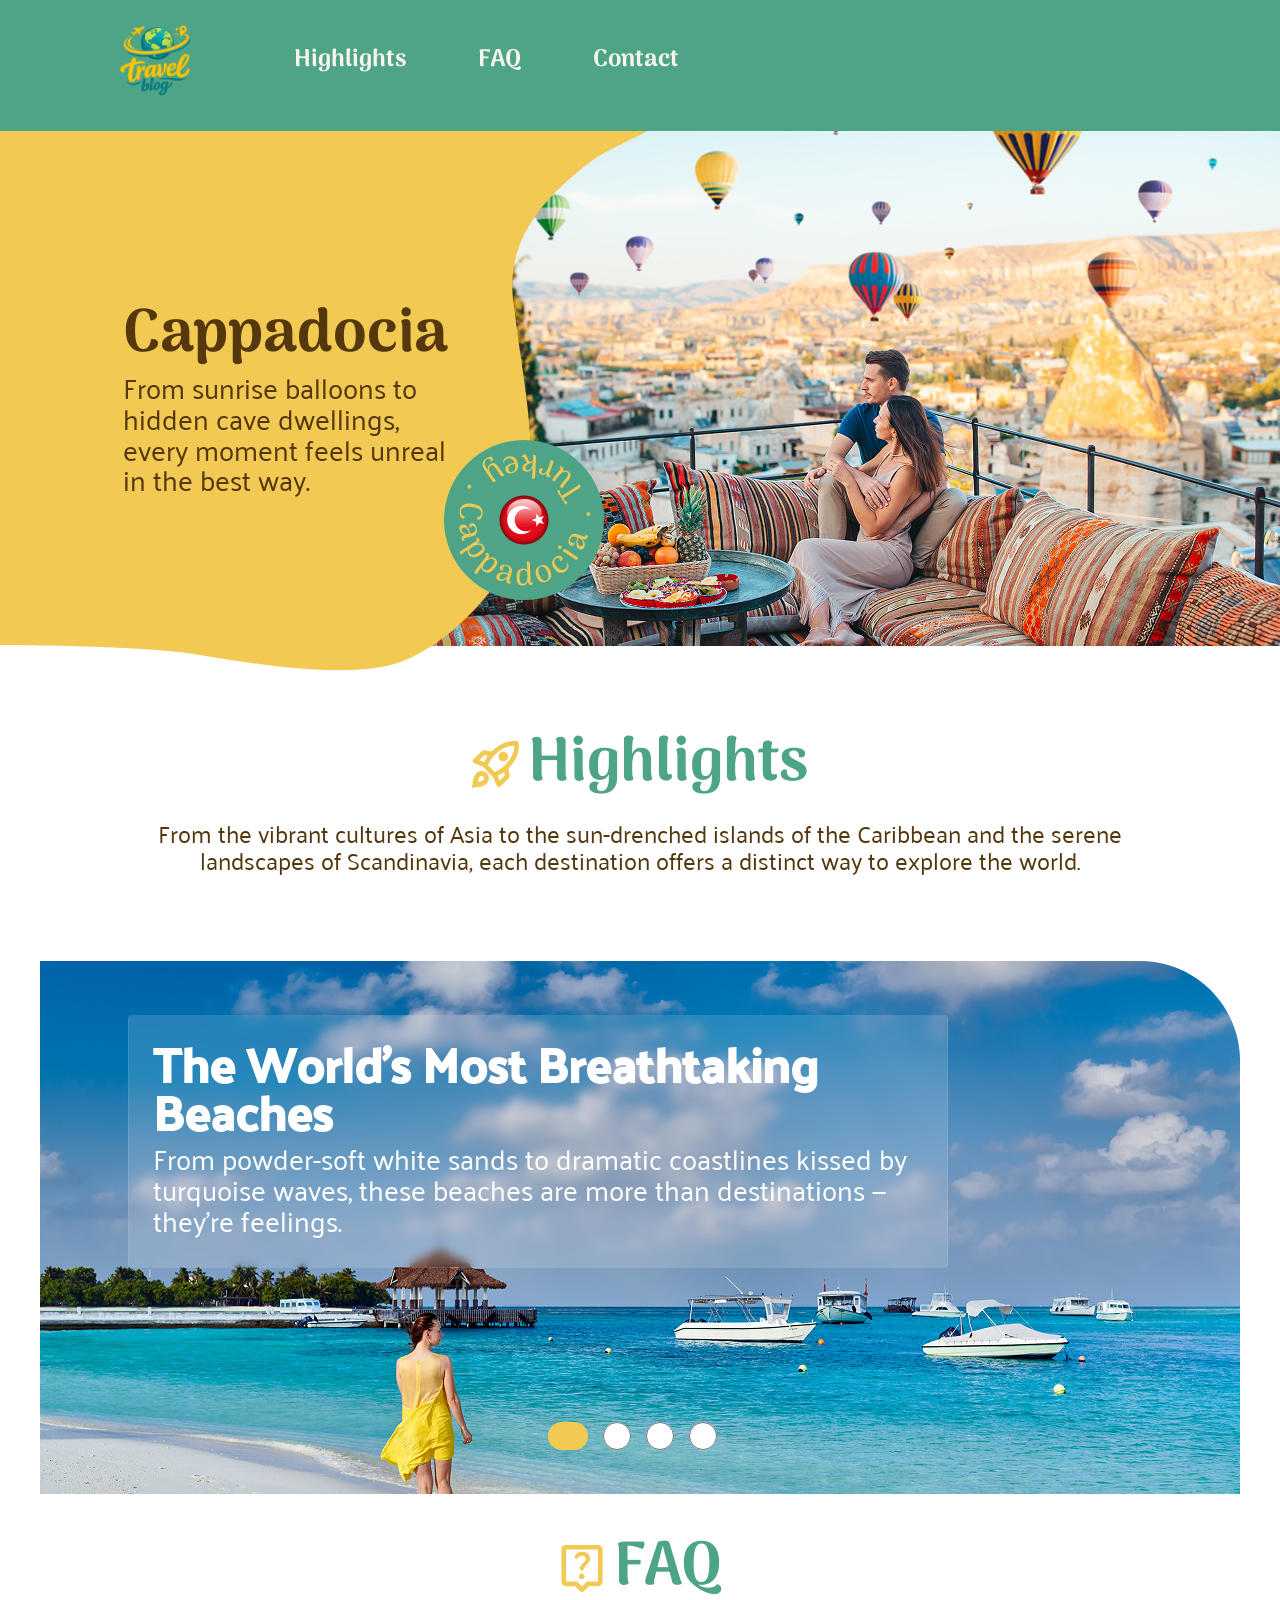
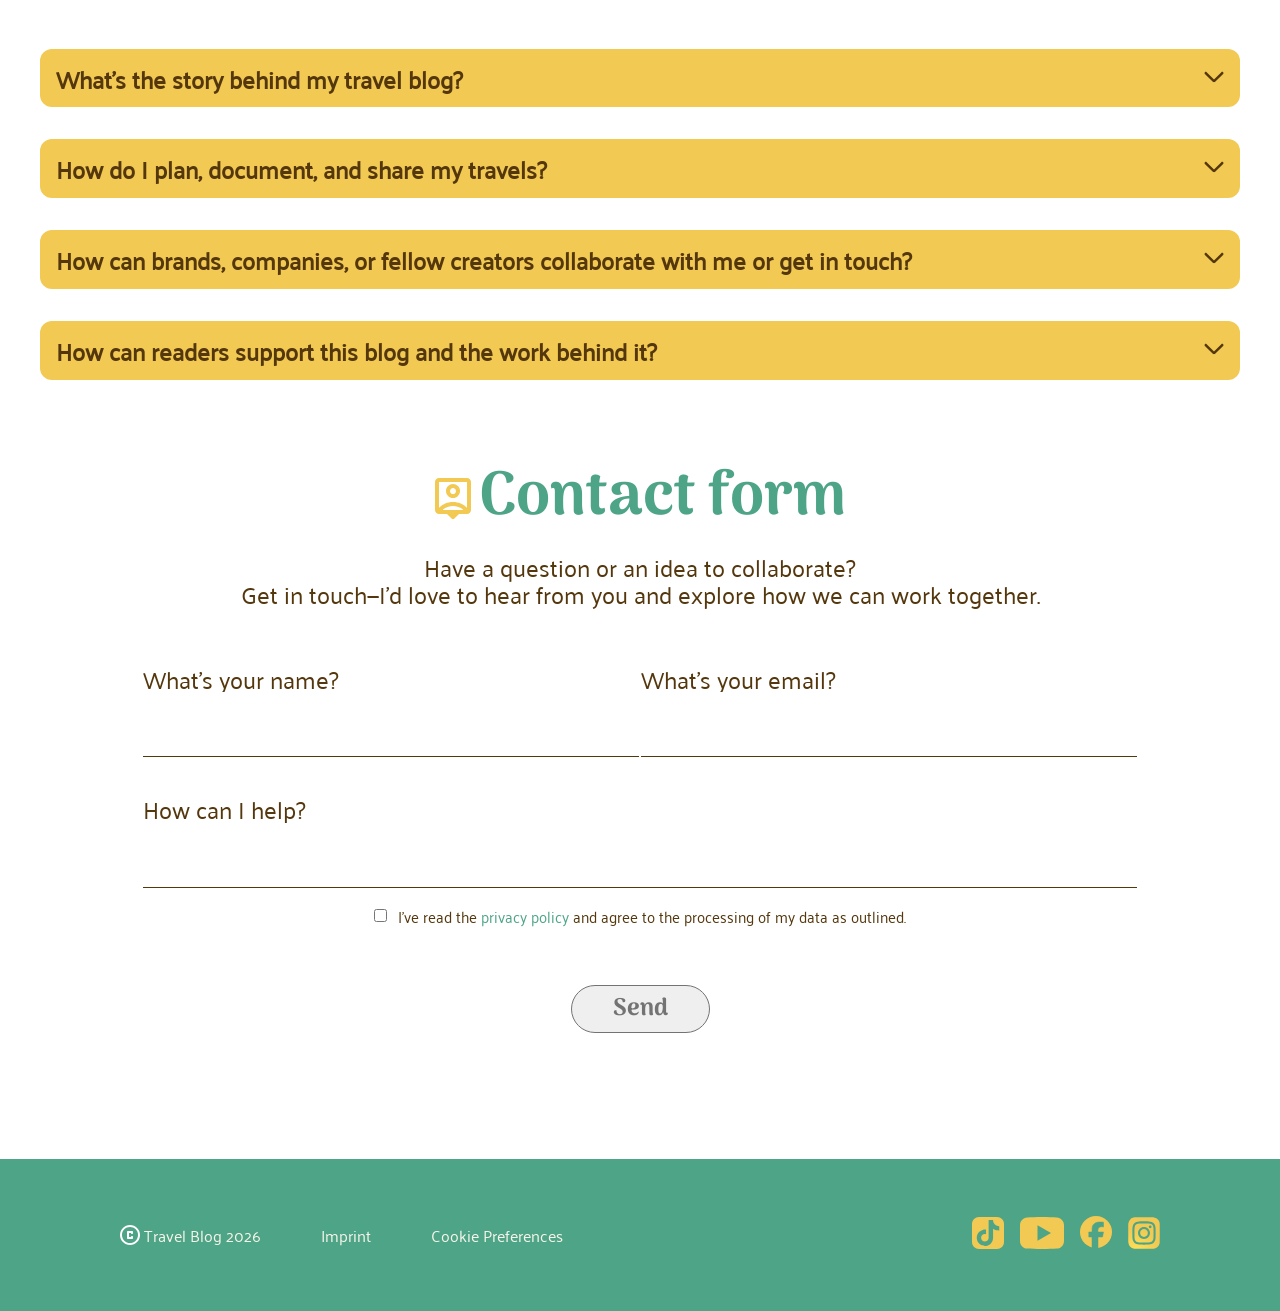
<file: index.html>
<!DOCTYPE html>
<html lang="en">

<head>
    <meta charset="UTF-8">
    <meta name="viewport" content="width=device-width, initial-scale=1.0">
    <title>My Blog</title>
    <link rel="stylesheet" href="style.css">
    <link rel="icon" href="./images/icons/logo 03 1.svg" />

</head>

<body>

    <header>
        <div class="page-header-wrapper">
            <div class="page-header">
                <div class="header-logo">
                    <a href="index.html"><img class="article03-media-logo" src="./images/icons/logo 03 1.svg"
                            alt="image Logo" /></a>
                </div>
                <div class="header-nav">
                    <a class="hover" href="#highlight">Highlights</a>
                    <a class="hover" href="#faq">FAQ</a>
                    <a class="hover" href="#contact">Contact</a>
                </div>
            </div>
        </div>
    </header>


    <main id="home-main">
        <div class="home-landing-section-wrapper">
            <div class="home-landing-section">
                <div class="home-landing-section-left">
                    <div class="home-landing-section-left-insideIMG">
                        <img src="./images/Vector 16 (1).png" alt="yellow-background">
                        <div class="home-landing-section-left-text">
                            <h1>Cappadocia</h1>
                            <p>From sunrise balloons to hidden cave dwellings, every moment feels
                                unreal in the best way.</p>
                        </div>

                        <div class="home-cappadocia-turkey-animation">
                            <svg class="home-green-background" width="160" height="160" viewBox="0 0 160 160"
                                fill="none" xmlns="http://www.w3.org/2000/svg">
                                <circle cx="80" cy="80" r="80" fill="#4EA487" />
                            </svg>
                            <div class="home-cappadocia-and-turkeyFlag">
                                <svg class="home-cappadocia-text-circle" width="133" height="132" viewBox="0 0 133 132"
                                    fill="none" xmlns="http://www.w3.org/2000/svg">
                                    <path
                                        d="M4.91773 64.6513C4.34566 64.5841 3.82901 64.3194 3.36777 63.8571C2.90653 63.3948 2.53687 62.793 2.25877 62.0515C1.97819 61.3312 1.78296 60.5242 1.67309 59.6307C1.56321 58.7371 1.563 57.8242 1.67247 56.8919C1.98594 54.2222 3.21622 52.2509 5.36332 50.978C7.51042 49.705 10.4273 49.285 14.114 49.7178C17.8006 50.1507 20.5397 51.2456 22.331 53.0025C24.1198 54.7806 24.8538 57.0362 24.5329 59.7694C24.4334 60.617 24.2528 61.4227 23.9913 62.1868C23.7297 62.9508 23.4158 63.6121 23.0495 64.1705C22.6807 64.7501 22.2752 65.1858 21.8328 65.4775C21.3879 65.7904 20.9218 65.9183 20.4345 65.8611C20.0108 65.8113 19.6424 65.564 19.3295 65.1191C19.0378 64.6768 18.9566 64.0873 19.0861 63.3507C20.3349 63.3255 21.3088 62.9888 22.0078 62.3405C22.7255 61.716 23.1528 60.821 23.2897 59.6557C23.5036 57.8335 22.8072 56.3556 21.2005 55.2218C19.6149 54.0905 17.1271 53.3258 13.7371 52.9278C10.347 52.5297 7.74041 52.6855 5.91722 53.395C4.11274 54.1283 3.10476 55.3954 2.89329 57.1963C2.80373 57.9591 2.88054 58.677 3.12372 59.3499C3.36442 60.044 3.77646 60.6509 4.35985 61.1705C4.96194 61.7137 5.72975 62.1261 6.6633 62.4075C6.65841 62.8151 6.59244 63.194 6.4654 63.5442C6.33835 63.8945 6.14461 64.1724 5.88418 64.3781C5.64245 64.6075 5.3203 64.6986 4.91773 64.6513ZM3.65287 84.8681C3.43394 83.9334 3.58804 83.1414 4.11517 82.4921C4.64718 81.8635 5.64017 81.3789 7.09415 81.0384L9.58668 80.4545L9.48339 81.136C8.18005 81.0908 6.95998 80.8397 5.82318 80.383C4.70715 79.9213 3.75683 79.2784 2.9722 78.4543C2.20835 77.6253 1.69263 76.6397 1.42504 75.4972C1.14285 74.2925 1.241 73.2616 1.71948 72.4046C2.21874 71.5427 3.0188 70.9828 4.11967 70.7249C5.01283 70.5157 5.84527 70.5618 6.61698 70.863C7.39356 71.1851 8.10277 71.6872 8.74462 72.3695C9.38646 73.0518 9.9543 73.839 10.4481 74.7312C10.881 75.5501 11.2435 76.3964 11.5358 77.2701C11.8281 78.1438 12.049 78.9466 12.1985 79.6784L12.9774 79.496C14.7637 79.0776 16.0378 78.4833 16.7996 77.7133C17.5822 76.9384 17.8153 75.8759 17.4991 74.5258C17.3872 74.048 17.2026 73.5873 16.9453 73.1437C16.6928 72.7207 16.3432 72.3973 15.8963 72.1733C15.4751 71.9652 14.9426 71.9366 14.2986 72.0874C13.904 72.1799 13.5001 72.3731 13.0869 72.667C12.6994 72.9769 12.4681 73.3926 12.393 73.9142C12.0951 73.7648 11.8602 73.5569 11.6882 73.2905C11.537 73.0191 11.4249 72.7277 11.352 72.4161C11.1719 71.6476 11.3088 70.9691 11.7626 70.3808C12.242 69.8084 12.8348 69.4395 13.5411 69.274C14.7666 68.987 15.8302 69.3185 16.732 70.2685C17.6337 71.2186 18.3035 72.6283 18.7414 74.4977C19.2523 76.6787 19.0765 78.407 18.214 79.6826C17.3772 80.9742 15.806 81.89 13.5004 82.43L7.45596 83.8458C6.35509 84.1037 5.88979 84.5961 6.06008 85.3231C6.09414 85.4685 6.1746 85.6249 6.30147 85.7924C6.45398 85.9758 6.64869 86.1055 6.88559 86.1815C6.72784 86.3499 6.56036 86.4768 6.38315 86.5621C6.23158 86.6633 6.07271 86.7334 5.90654 86.7723C5.42881 86.8842 4.97268 86.761 4.53817 86.4026C4.10366 86.0443 3.80856 85.5328 3.65287 84.8681ZM3.67056 76.3845C3.8227 76.9405 4.13548 77.4807 4.60891 78.0052C5.10311 78.5249 5.6994 78.9658 6.39775 79.3281C7.09611 79.6904 7.85566 79.9397 8.6764 80.0762C9.49714 80.2126 10.3254 80.1939 11.1611 80.02C11.0699 79.5374 10.9379 79.0206 10.765 78.4695C10.6178 77.9343 10.4289 77.4088 10.1986 76.8931C9.9731 76.3982 9.71824 75.9649 9.43399 75.5932C8.92295 74.8146 8.33106 74.2521 7.65834 73.9057C6.98562 73.5594 6.25461 73.4786 5.4653 73.6635C4.86294 73.8046 4.35143 74.0997 3.93076 74.5488C3.53087 74.993 3.44414 75.6049 3.67056 76.3845ZM25.7489 92.0752C26.3642 93.0238 26.6634 93.9359 26.6465 94.8114C26.6474 95.6753 26.436 96.4863 26.0123 97.2443C25.5885 98.0023 25.0235 98.6993 24.3173 99.3354C23.6406 99.9778 22.9263 100.543 22.1746 101.03C19.7047 102.632 17.4588 103.365 15.4368 103.227C13.4264 103.107 11.8466 102.161 10.6973 100.389C10.1168 99.494 9.80239 98.6172 9.75403 97.7586C9.71727 96.9179 9.92503 96.1602 10.3773 95.4854L7.53155 97.3312C7.1557 97.575 6.71405 97.8742 6.20662 98.2288C5.7108 98.6013 5.22079 98.9827 4.73657 99.373C4.24607 99.7929 3.84192 100.169 3.52411 100.503C3.34707 100.465 3.11464 100.362 2.82682 100.192C2.53272 100.052 2.27538 99.8125 2.0548 99.4724C1.78779 99.0608 1.69249 98.6394 1.76893 98.2084C1.82746 97.7891 2.0536 97.4517 2.44736 97.1963L17.848 87.2449C18.3492 86.9199 18.6634 86.6398 18.7906 86.4047C18.9357 86.158 18.9154 85.8915 18.7296 85.6051C18.6716 85.5156 18.5782 85.4109 18.4496 85.2909C18.3209 85.1709 18.138 85.1243 17.901 85.1509C17.9924 84.939 18.1013 84.754 18.2275 84.5958C18.3538 84.4376 18.4795 84.3179 18.6048 84.2366C18.9986 83.9812 19.4252 83.9333 19.8848 84.093C20.3443 84.2526 20.7366 84.583 21.0617 85.0841C21.5957 85.9074 21.6477 86.7128 21.2177 87.5003C20.8171 88.2941 20.0441 89.0625 18.8987 89.8055L16.6435 91.2683L16.0725 90.7996C17.0728 90.3033 18.0359 89.9456 18.9618 89.7264C19.9171 89.5136 20.8026 89.4478 21.6182 89.5291C22.4632 89.6166 23.2353 89.866 23.9342 90.2772C24.6332 90.6884 25.2381 91.2877 25.7489 92.0752ZM23.8638 92.3444C23.4575 91.718 22.9039 91.2761 22.203 91.0187C21.5137 90.7793 20.7276 90.7043 19.8448 90.7938C18.9915 90.8895 18.0862 91.1208 17.1289 91.4874C16.2012 91.8604 15.2809 92.3429 14.3681 92.935C13.7237 93.3529 13.1442 93.7923 12.6296 94.2533C12.1328 94.7027 11.7393 95.1741 11.449 95.6675C11.1883 96.1672 11.0693 96.6894 11.092 97.234C11.1147 97.7787 11.3177 98.3464 11.7008 98.937C12.4902 100.154 13.6192 100.719 15.0878 100.631C16.5743 100.531 18.3735 99.7961 20.4855 98.4262C21.1298 98.0083 21.733 97.5662 22.2951 97.0999C22.8867 96.6399 23.3603 96.1547 23.7158 95.6444C24.1009 95.1403 24.3205 94.6164 24.3747 94.0727C24.4288 93.529 24.2586 92.9529 23.8638 92.3444ZM37.0927 104.389C37.9931 105.072 38.5837 105.829 38.8645 106.659C39.1582 107.471 39.2342 108.306 39.0924 109.162C38.9506 110.019 38.6553 110.866 38.2065 111.704C37.7875 112.538 37.307 113.312 36.7651 114.025C34.9843 116.369 33.1195 117.819 31.1704 118.375C29.2384 118.944 27.4315 118.589 25.7496 117.312C24.9002 116.666 24.3073 115.948 23.9707 115.157C23.6512 114.378 23.5899 113.595 23.7867 112.807L21.735 115.508C21.464 115.865 21.1499 116.296 20.7926 116.801C20.4524 117.32 20.1207 117.845 19.7974 118.376C19.4783 118.937 19.2257 119.429 19.0396 119.85C18.8603 119.874 18.6065 119.856 18.2783 119.794C17.9543 119.762 17.6308 119.624 17.3081 119.379C16.9173 119.082 16.6849 118.718 16.6107 118.286C16.5236 117.872 16.622 117.478 16.9059 117.104L28.0223 102.522C28.3836 102.046 28.5843 101.676 28.6243 101.412C28.6772 101.131 28.5677 100.887 28.2959 100.68C28.211 100.616 28.0877 100.549 27.926 100.48C27.7642 100.41 27.5764 100.429 27.3624 100.534C27.3766 100.304 27.4163 100.093 27.4815 99.901C27.5466 99.7094 27.6244 99.5541 27.7147 99.4352C27.9986 99.0615 28.3838 98.8718 28.8702 98.8663C29.3567 98.8607 29.8377 99.0386 30.3134 99.3999C31.0948 99.9935 31.4167 100.734 31.2791 101.62C31.1713 102.503 30.7045 103.488 29.8786 104.575L28.2527 106.715L27.5566 106.468C28.3295 105.662 29.1144 104.999 29.9112 104.479C30.7379 103.955 31.5486 103.593 32.3435 103.393C33.1682 103.189 33.979 103.162 34.776 103.312C35.573 103.462 36.3452 103.821 37.0927 104.389ZM35.4104 105.281C34.8158 104.829 34.1452 104.601 33.3985 104.596C32.6689 104.605 31.9039 104.801 31.1037 105.184C30.3334 105.563 29.56 106.088 28.7837 106.757C28.0372 107.422 27.3349 108.188 26.6768 109.055C26.2123 109.666 25.816 110.276 25.488 110.884C25.173 111.475 24.9625 112.052 24.8567 112.615C24.7807 113.173 24.8457 113.705 25.0517 114.21C25.2577 114.714 25.641 115.18 26.2016 115.605C27.3568 116.483 28.6104 116.631 29.9622 116.051C31.3269 115.453 32.7706 114.152 34.2933 112.148C34.7578 111.536 35.1755 110.916 35.5463 110.286C35.9469 109.653 36.228 109.036 36.3896 108.436C36.581 107.831 36.6101 107.264 36.4768 106.734C36.3435 106.204 35.988 105.719 35.4104 105.281ZM50.4115 129.524C49.4958 129.235 48.8932 128.699 48.6036 127.914C48.3344 127.136 48.4242 126.035 48.8729 124.61L49.6422 122.169L50.1757 122.605C49.4719 123.703 48.6336 124.624 47.6609 125.369C46.6945 126.094 45.6568 126.583 44.5477 126.837C43.4451 127.072 42.3342 127.012 41.2151 126.66C40.0349 126.288 39.1983 125.678 38.7053 124.829C38.2186 123.96 38.1452 122.986 38.485 121.908C38.7606 121.033 39.2249 120.34 39.8776 119.83C40.5508 119.326 41.3445 118.973 42.2587 118.769C43.1729 118.565 44.1397 118.478 45.159 118.508C46.0841 118.554 46.997 118.673 47.8976 118.868C48.7981 119.062 49.6013 119.282 50.307 119.526L50.5474 118.763C51.0988 117.013 51.2376 115.614 50.9639 114.566C50.6966 113.498 49.9017 112.755 48.5791 112.339C48.1111 112.191 47.6207 112.115 47.1078 112.11C46.6153 112.111 46.1588 112.247 45.7382 112.517C45.3443 112.773 45.048 113.217 44.8493 113.848C44.7275 114.234 44.6876 114.68 44.7297 115.186C44.7985 115.677 45.0381 116.088 45.4484 116.418C45.168 116.599 44.8693 116.695 44.5524 116.707C44.2419 116.698 43.934 116.646 43.6288 116.55C42.876 116.313 42.3623 115.849 42.0877 115.158C41.84 114.454 41.825 113.756 42.043 113.064C42.4213 111.864 43.249 111.118 44.5261 110.827C45.8033 110.536 47.3575 110.679 49.1887 111.256C51.3252 111.929 52.722 112.962 53.3792 114.354C54.0632 115.733 54.0494 117.552 53.3378 119.81L51.4722 125.731C51.1324 126.81 51.3186 127.461 52.0308 127.685C52.1732 127.73 52.3488 127.741 52.5576 127.717C52.7931 127.68 53.004 127.578 53.1902 127.413C53.2545 127.635 53.2782 127.844 53.2612 128.04C53.271 128.222 53.2502 128.394 53.1989 128.557C53.0515 129.025 52.7128 129.354 52.1829 129.545C51.6531 129.736 51.0626 129.729 50.4115 129.524ZM43.1237 125.181C43.6795 125.334 44.3037 125.34 44.9963 125.201C45.6954 125.041 46.3788 124.753 47.0467 124.337C47.7145 123.921 48.3165 123.395 48.8525 122.759C49.3885 122.122 49.7949 121.4 50.0716 120.593C49.6101 120.425 49.0982 120.275 48.536 120.142C48.0005 119.996 47.4523 119.891 46.8912 119.826C46.3505 119.767 45.8478 119.765 45.3831 119.82C44.4527 119.862 43.667 120.085 43.0259 120.487C42.3848 120.888 41.9425 121.476 41.6988 122.249C41.5129 122.839 41.5058 123.43 41.6775 124.021C41.8556 124.591 42.3377 124.978 43.1237 125.181ZM64.3927 131.573C63.2842 131.616 62.3589 131.427 61.6169 131.008C60.8953 130.566 60.3173 129.969 59.8827 129.217C59.4481 128.465 59.1279 127.634 58.9221 126.724C58.7154 125.793 58.5944 124.869 58.5591 123.952C58.4466 121.032 58.9344 118.728 60.0223 117.043C61.1316 115.356 62.7734 114.471 64.9478 114.387C66.035 114.345 66.9492 114.524 67.6904 114.922C68.4529 115.32 68.9982 115.896 69.3262 116.652L69.1833 112.943C69.1522 112.133 69.089 111.324 68.9938 110.517C68.8979 109.688 68.7408 108.936 68.5227 108.261C68.6457 108.128 68.8429 107.982 69.1142 107.822C69.4061 107.64 69.7546 107.541 70.1596 107.525C70.6499 107.507 71.0603 107.63 71.3907 107.894C71.7211 108.159 71.8962 108.547 71.9159 109.059L72.5834 127.223C72.6055 127.798 72.7072 128.221 72.8884 128.492C73.0901 128.74 73.3509 128.858 73.6706 128.846C73.7772 128.842 73.915 128.815 74.0839 128.766C74.2733 128.695 74.4069 128.562 74.4848 128.366C74.6406 128.531 74.7435 128.709 74.7935 128.899C74.8648 129.088 74.9034 129.258 74.9091 129.407C74.928 129.897 74.7407 130.299 74.3471 130.613C73.9528 130.906 73.4465 131.064 72.8283 131.088C71.869 131.125 71.1401 130.769 70.6415 130.02C70.1635 129.248 69.8978 128.169 69.8444 126.784L69.7447 124.194L70.4396 123.943C70.3543 125.056 70.1584 126.067 69.8518 126.976C69.5665 127.883 69.1702 128.678 68.6627 129.359C68.1765 130.04 67.578 130.575 66.8671 130.966C66.1555 131.334 65.3307 131.537 64.3927 131.573ZM65.1256 129.816C65.8717 129.787 66.5239 129.538 67.0823 129.068C67.6611 128.576 68.1272 127.928 68.4805 127.125C68.8552 126.32 69.1188 125.403 69.2712 124.372C69.445 123.341 69.5101 122.26 69.4666 121.13C69.442 120.491 69.3645 119.864 69.2341 119.25C69.1029 118.614 68.8995 118.046 68.624 117.544C68.3485 117.042 67.9598 116.652 67.458 116.372C66.9562 116.092 66.3216 115.967 65.5542 115.997C64.1899 116.049 63.1703 116.74 62.4956 118.068C61.8414 119.374 61.5619 121.264 61.6571 123.737C61.6883 124.547 61.7503 125.324 61.8429 126.067C61.9569 126.81 62.1427 127.475 62.4002 128.063C62.6568 128.63 63.0049 129.075 63.4444 129.4C63.883 129.703 64.4434 129.842 65.1256 129.816ZM88.6736 127.641C86.4968 128.517 84.5161 128.51 82.7313 127.619C80.9584 126.7 79.5699 124.994 78.5658 122.5C77.5538 119.987 77.3685 117.785 78.0098 115.894C78.671 113.995 80.0899 112.607 82.2667 111.73C84.4435 110.854 86.4184 110.875 88.1913 111.794C89.9642 112.713 91.3567 114.429 92.3688 116.942C93.3728 119.436 93.5542 121.628 92.9128 123.519C92.2635 125.39 90.8504 126.764 88.6736 127.641ZM88.2194 126.513C89.5255 125.987 90.2799 125.005 90.4825 123.566C90.705 122.12 90.374 120.298 89.4894 118.102C88.5969 115.885 87.5693 114.333 86.4065 113.444C85.2556 112.528 84.027 112.333 82.721 112.858C81.3951 113.392 80.6249 114.392 80.4104 115.859C80.2077 117.297 80.5527 119.125 81.4452 121.341C82.3297 123.538 83.3435 125.084 84.4864 125.981C85.6492 126.869 86.8935 127.047 88.2194 126.513ZM108.031 116.72C106.239 118.268 104.36 118.931 102.395 118.711C100.446 118.478 98.5649 117.311 96.7527 115.212C95.0101 113.193 94.1456 111.164 94.1592 109.123C94.1751 107.052 95.1196 105.208 96.9928 103.59C98.3654 102.405 99.6579 101.797 100.87 101.765C102.083 101.733 103.072 102.161 103.839 103.049C104.341 103.63 104.584 104.238 104.567 104.872C104.551 105.506 104.285 106.046 103.768 106.493C103.542 106.688 103.273 106.849 102.961 106.978C102.665 107.092 102.376 107.116 102.093 107.05C102.24 106.698 102.26 106.329 102.152 105.943C102.044 105.557 101.823 105.17 101.488 104.782C101.084 104.314 100.652 104.025 100.191 103.916C99.732 103.776 99.2855 103.781 98.851 103.931C98.4165 104.081 97.9893 104.337 97.5694 104.699C96.6005 105.536 96.1915 106.678 96.3424 108.126C96.4955 109.544 97.3179 111.117 98.8095 112.844C99.9247 114.136 100.993 115.031 102.016 115.53C103.04 115.998 104.004 116.152 104.909 115.992C105.815 115.801 106.64 115.385 107.382 114.744C107.964 114.242 108.405 113.692 108.706 113.094C109.023 112.482 109.191 111.844 109.209 111.18C109.228 110.516 109.072 109.861 108.741 109.217C108.958 109.142 109.183 109.174 109.415 109.312C109.646 109.45 109.887 109.778 110.136 110.295C110.601 111.388 110.641 112.495 110.256 113.616C109.871 114.738 109.13 115.772 108.031 116.72ZM103.425 94.312C103.135 94.7342 102.732 95.001 102.216 95.1125C101.711 95.2064 101.248 95.1085 100.826 94.8188C100.386 94.5171 100.119 94.1141 100.025 93.6099C99.9437 93.0881 100.048 92.6161 100.337 92.1939C100.627 91.7717 101.024 91.5137 101.528 91.4198C102.032 91.3259 102.504 91.4298 102.944 91.7316C103.366 92.0212 103.624 92.4182 103.718 92.9224C103.812 93.4266 103.714 93.8898 103.425 94.312ZM116.925 101.672C117.435 102.022 117.963 102.346 118.509 102.643C119.056 102.941 119.588 103.164 120.107 103.313C120.14 103.49 120.134 103.745 120.088 104.076C120.072 104.401 119.949 104.731 119.72 105.065C119.454 105.452 119.117 105.699 118.707 105.806C118.292 105.883 117.882 105.783 117.477 105.505L108.144 99.1413C107.617 98.7792 107.08 98.4496 106.533 98.1523C105.999 97.8375 105.466 97.6144 104.936 97.4831C104.915 97.2876 104.921 97.0332 104.955 96.72C104.988 96.4069 105.12 96.0832 105.349 95.7489C105.615 95.3619 105.946 95.1237 106.344 95.0343C106.736 94.9153 107.143 95.0006 107.565 95.2903L116.925 101.672ZM129.491 83.5414C129.181 84.4499 128.63 85.0395 127.839 85.3102C127.055 85.5607 125.956 85.4447 124.543 84.9619L122.12 84.1344L122.569 83.6115C123.65 84.3414 124.551 85.2015 125.272 86.1918C125.973 87.1752 126.438 88.2244 126.666 89.3392C126.873 90.4471 126.788 91.5563 126.408 92.6666C126.008 93.8375 125.378 94.6593 124.518 95.1319C123.637 95.5976 122.662 95.6478 121.592 95.2823C120.724 94.9857 120.043 94.5051 119.549 93.8403C119.061 93.1553 118.726 92.3533 118.544 91.4345C118.362 90.5156 118.299 89.547 118.353 88.5287C118.421 87.605 118.563 86.6953 118.778 85.7996C118.994 84.9039 119.233 84.1063 119.494 83.4066L118.737 83.148C117.001 82.5549 115.606 82.3827 114.552 82.6312C113.477 82.8729 112.716 83.6498 112.268 84.962C112.109 85.4264 112.021 85.9148 112.004 86.4274C111.993 86.9198 112.118 87.3795 112.378 87.8065C112.625 88.2063 113.061 88.5131 113.687 88.7269C114.07 88.8579 114.515 88.9085 115.021 88.8785C115.514 88.8214 115.931 88.5918 116.271 88.1895C116.445 88.4741 116.533 88.775 116.538 89.0921C116.522 89.4023 116.462 89.7088 116.359 90.0117C116.104 90.7586 115.628 91.2611 114.931 91.519C114.221 91.7499 113.523 91.7481 112.836 91.5136C111.645 91.1067 110.92 90.2614 110.659 88.9777C110.399 87.694 110.579 86.1436 111.2 84.3267C111.924 82.207 112.99 80.8352 114.398 80.2115C115.792 79.5607 117.61 79.618 119.851 80.3835L125.725 82.3902C126.795 82.7557 127.451 82.5851 127.692 81.8786C127.741 81.7373 127.755 81.562 127.737 81.3527C127.705 81.1163 127.609 80.9031 127.448 80.713C127.671 80.6539 127.88 80.6353 128.076 80.6569C128.258 80.6515 128.43 80.6764 128.591 80.7316C129.056 80.8902 129.377 81.2367 129.555 81.7709C129.733 82.3052 129.712 82.8954 129.491 83.5414ZM124.976 90.7232C125.142 90.1712 125.163 89.5473 125.04 88.8515C124.897 88.1488 124.625 87.4587 124.226 86.7811C123.826 86.1035 123.314 85.4892 122.691 84.9381C122.068 84.387 121.356 83.9635 120.555 83.6674C120.376 84.1249 120.214 84.633 120.068 85.1919C119.909 85.7237 119.79 86.2692 119.712 86.8286C119.64 87.3678 119.627 87.8703 119.67 88.3361C119.69 89.2673 119.894 90.0581 120.28 90.7086C120.667 91.3591 121.243 91.8154 122.011 92.0775C122.596 92.2774 123.186 92.2987 123.781 92.1412C124.356 91.9768 124.754 91.5041 124.976 90.7232ZM132.189 59.8054C132.258 60.3343 132.135 60.802 131.823 61.2083C131.51 61.6146 131.099 61.8508 130.591 61.9167C130.063 61.9854 129.595 61.8633 129.189 61.5503C128.782 61.2374 128.545 60.8165 128.476 60.2876C128.41 59.7798 128.534 59.3228 128.847 58.9164C129.16 58.5101 129.58 58.2726 130.109 58.2039C130.617 58.138 131.074 58.2615 131.481 58.5744C131.887 58.8874 132.123 59.2977 132.189 59.8054ZM122.247 31.5126C122.511 31.9262 122.612 32.3424 122.551 32.7614C122.471 33.1918 122.225 33.5391 121.811 33.8033L104.623 44.8207L103.217 42.2633L118.032 32.7618C118.554 32.4287 119.058 32.0687 119.545 31.6817C120.032 31.2948 120.445 30.8915 120.784 30.4721C120.961 30.5111 121.193 30.6162 121.48 30.7875C121.773 30.9293 122.028 31.1711 122.247 31.5126ZM109.379 48.5799C109.422 48.8056 109.375 49.0503 109.24 49.3139C109.075 49.5711 108.875 49.8128 108.64 50.039C108.393 50.2472 108.157 50.3728 107.931 50.4157C107.688 50.4701 107.508 50.4074 107.394 50.2277L99.2799 37.5259C99.165 37.3462 99.1893 37.1661 99.3526 36.9859C99.4864 36.7991 99.7054 36.6466 100.01 36.5282C100.302 36.3919 100.606 36.3121 100.92 36.2886C101.204 36.2587 101.44 36.3106 101.627 36.4445C101.832 37.1231 102.078 37.8647 102.364 38.6692C102.621 39.4673 102.916 40.266 103.25 41.0656C103.583 41.8651 103.968 42.6064 104.405 43.2896C104.829 43.9548 105.329 44.5978 105.903 45.2186C106.476 45.8393 107.071 46.4339 107.687 47.0022C108.274 47.564 108.838 48.0899 109.379 48.5799ZM95.0099 27.1027C94.6456 26.8068 94.4335 26.442 94.3734 26.0084C94.3134 25.5748 94.4582 25.1428 94.808 24.7123L102.027 15.7757C102.404 15.3121 102.623 14.9406 102.685 14.6612C102.717 14.3849 102.617 14.1526 102.385 13.9642C102.286 13.8835 102.157 13.8059 101.997 13.7314C101.824 13.6735 101.636 13.6854 101.432 13.7672C101.465 13.3543 101.596 13.0071 101.825 12.7256C102.121 12.3613 102.504 12.1776 102.974 12.1745C103.427 12.1579 103.902 12.3514 104.399 12.755C105.061 13.293 105.399 13.9253 105.414 14.6517C105.398 15.3813 105.027 16.1931 104.301 17.0872L103.03 18.6519L102.254 18.846C103.16 17.9333 104.108 17.274 105.097 16.8683C106.073 16.4792 107.045 16.3482 108.014 16.4754C108.952 16.6058 109.844 17.014 110.688 17.7C112.013 18.7761 112.682 19.9656 112.696 21.2685C112.679 22.5744 111.904 24.1712 110.371 26.0588L106.416 30.9268C106.066 31.3573 105.714 31.8411 105.36 32.3782C104.993 32.9318 104.714 33.4611 104.524 33.9661C104.267 33.9775 103.999 33.9522 103.72 33.8901C103.41 33.8312 103.107 33.6806 102.809 33.4385C102.428 33.1291 102.209 32.7726 102.152 32.369C102.078 31.952 102.203 31.5448 102.526 31.1474L107.893 24.5408C108.714 23.5308 109.312 22.6424 109.687 21.8755C110.05 21.1253 110.186 20.4666 110.097 19.8995C109.978 19.3356 109.629 18.8182 109.049 18.3474C108.652 18.0245 108.175 17.816 107.62 17.7219C107.064 17.6278 106.44 17.6847 105.749 17.8928C105.045 18.1173 104.298 18.5282 103.511 19.1253C102.707 19.709 101.875 20.5307 101.014 21.5904C100.233 22.5508 99.596 23.3523 99.1014 23.9949C98.5902 24.6241 98.1815 25.1441 97.8752 25.555C97.5555 25.9824 97.3211 26.3555 97.1721 26.6742C96.9931 26.996 96.8374 27.323 96.705 27.6552C96.5249 27.6739 96.2802 27.6537 95.9707 27.5947C95.6613 27.5358 95.341 27.3718 95.0099 27.1027ZM94.3567 6.45509C94.7555 6.6066 95.0615 6.88256 95.2745 7.28298C95.4799 7.70333 95.488 8.16279 95.2986 8.66137L91.2419 19.3408C91.0298 19.8992 90.9518 20.3146 91.0081 20.587C91.0369 20.8718 91.2008 21.071 91.4999 21.1846C91.5997 21.2225 91.7407 21.2418 91.9229 21.2426C92.0976 21.2633 92.2689 21.2029 92.4368 21.0613C92.5549 21.4713 92.5496 21.8458 92.4208 22.1848C92.2466 22.6435 91.9469 22.9518 91.5217 23.1098C91.0766 23.2603 90.545 23.218 89.9267 22.9832C89.129 22.6802 88.6306 22.16 88.4315 21.4225C88.2049 20.6975 88.3212 19.7604 88.7805 18.6112L89.4396 16.8762L89.7759 17.0724C88.9126 18.6842 87.9491 19.7788 86.8855 20.356C85.7943 20.9456 84.6704 21.0207 83.5137 20.5814C82.4766 20.1874 81.7351 19.5863 81.2891 18.7779C80.8355 17.9894 80.8019 17.0866 81.1883 16.0696C81.4459 15.3915 81.8474 14.9051 82.393 14.6102C82.9386 14.3154 83.4645 14.2528 83.9706 14.4222C84.5366 14.6144 84.8962 14.8993 85.0494 15.277C84.6538 15.5375 84.373 15.796 84.2071 16.0524C84.0337 16.3289 83.8825 16.6366 83.7537 16.9756C83.5189 17.5938 83.4881 18.0956 83.6612 18.4808C83.8268 18.886 84.1788 19.1909 84.7172 19.3955C85.2358 19.5924 85.8153 19.5387 86.4558 19.2343C87.0887 18.9499 87.7417 18.3422 88.4149 17.4112C89.0804 16.5001 89.7351 15.1971 90.3791 13.5019C90.8109 12.3652 91.1707 11.4179 91.4586 10.66C91.7189 9.91456 91.9338 9.28875 92.1033 8.7826C92.2652 8.2964 92.3806 7.87241 92.4495 7.51066C92.5109 7.16884 92.5386 6.82564 92.5326 6.48104C92.6977 6.40683 92.9463 6.35296 93.2786 6.31942C93.5909 6.2783 93.9502 6.32352 94.3567 6.45509ZM76.5545 1.01082C77.1937 1.04336 77.6223 1.22539 77.8404 1.5569C78.0361 1.90864 78.1215 2.32953 78.0966 2.81956L77.057 23.2411C77.0523 23.7535 76.883 24.1401 76.5494 24.4008C76.2157 24.6615 75.8038 24.7794 75.3138 24.7544C74.8877 24.7328 74.5405 24.6296 74.2722 24.4451C74.0028 24.2819 73.8074 24.1331 73.6861 23.9987C73.8421 23.4513 73.9534 22.9443 74.0199 22.4777C74.0863 22.0112 74.1517 21.5659 74.216 21.142C74.2579 20.7382 74.2903 20.3127 74.3131 19.8652C74.3347 19.4391 74.3794 18.9821 74.4469 18.4943L74.7831 12.5196L74.9619 12.7851C74.6093 13.8352 74.1259 14.7291 73.5116 15.4668C72.8749 16.2248 72.1191 16.8058 71.2441 17.2098C70.3691 17.6138 69.3883 17.7882 68.3017 17.7329C66.9594 17.6645 65.9754 17.2727 65.3496 16.5573C64.7239 15.8419 64.4381 14.9515 64.4923 13.8862C64.5368 13.0127 64.8006 12.2358 65.2838 11.5555C65.7447 10.8954 66.329 10.327 67.0368 9.85037C67.7233 9.37266 68.4593 8.97222 69.2447 8.64907C68.9732 8.52844 68.748 8.33541 68.5693 8.06998C68.3682 7.82477 68.1692 7.53695 67.9724 7.20652L66.4315 4.11619C66.2178 3.69945 66.0412 3.3914 65.9018 3.19206C65.7401 3.01294 65.5101 2.91578 65.2118 2.9006C65.1052 2.89518 64.9657 2.90943 64.7931 2.94337C64.6194 2.99861 64.4541 3.097 64.2974 3.23855C64.1559 3.08182 64.0575 2.9166 64.0022 2.7429C63.947 2.5692 63.9237 2.39713 63.9324 2.22668C63.9595 1.69404 64.2273 1.25909 64.7358 0.92184C65.2218 0.604809 65.7632 0.461478 66.3597 0.491846C66.935 0.52113 67.4483 0.718149 67.8997 1.0829C68.351 1.44765 68.6984 1.96732 68.9417 2.6419L71.2603 8.07881C71.9327 7.87806 72.5934 7.69809 73.2423 7.53887C73.8689 7.39988 74.4517 7.28002 74.9909 7.1793C75.0375 6.26316 75.0766 5.49615 75.108 4.87828C75.1384 4.28172 75.1527 3.79115 75.1509 3.40656C75.1267 3.04219 75.0897 2.7199 75.0399 2.43967C74.9677 2.17966 74.8865 1.88715 74.7962 1.56214C74.9743 1.42168 75.205 1.29458 75.4885 1.18084C75.7518 1.04472 76.1071 0.988045 76.5545 1.01082ZM74.9291 8.39373C74.0638 8.60602 73.1964 8.86091 72.3268 9.15842C71.4348 9.47615 70.636 9.85203 69.9304 10.286C69.2034 10.719 68.6224 11.2234 68.1872 11.7994C67.7296 12.3956 67.4808 13.0878 67.4407 13.8761C67.4005 14.6644 67.5747 15.2287 67.9633 15.5689C68.3294 15.9293 68.8108 16.1247 69.4073 16.155C70.4087 16.206 71.3214 15.9 72.1456 15.2371C72.9473 14.5943 73.5921 13.6766 74.08 12.4839C74.5669 11.3124 74.8499 9.94905 74.9291 8.39373ZM49.9733 2.52034C52.2112 1.88871 54.1945 2.08263 55.923 3.1021C57.6311 4.12736 58.8618 5.97452 59.6151 8.64359C60.3394 11.21 60.2737 13.412 59.418 15.2495C58.5681 17.1075 56.9318 18.3785 54.5091 19.0622C53.4004 19.3751 52.3657 19.4788 51.4048 19.3731C50.4498 19.288 49.6303 18.9762 48.9463 18.4378C48.2476 17.9256 47.7592 17.1768 47.481 16.1913C47.0464 14.6515 47.3423 13.3044 48.3687 12.1503C49.3804 11.0224 50.9539 10.1571 53.0891 9.55446C53.9309 9.31688 54.7711 9.11299 55.6098 8.94279C56.4337 8.79892 57.3028 8.69769 58.2173 8.63909L58.4512 9.70357C57.9148 9.76631 57.3196 9.85671 56.6658 9.97475C56.0119 10.0928 55.3433 10.2372 54.66 10.4079C53.9825 10.5991 53.3502 10.8329 52.7633 11.1094C52.1821 11.4065 51.6828 11.758 51.2654 12.164C50.8538 12.5905 50.5869 13.098 50.4649 13.6866C50.3223 14.2811 50.3611 14.9683 50.5813 15.7485C50.8015 16.5287 51.1133 17.0836 51.5166 17.4131C51.92 17.7426 52.3707 17.9257 52.8687 17.9625C53.352 18.0256 53.8298 17.9905 54.302 17.8572C55.616 17.4863 56.5082 16.6027 56.9786 15.2065C57.4343 13.8365 57.3492 12.0429 56.7234 9.82549C56.254 8.16245 55.6647 6.89903 54.9554 6.03522C54.2519 5.19194 53.4594 4.66193 52.5781 4.44518C51.682 4.25475 50.7515 4.29572 49.7865 4.56807C48.6778 4.88099 47.7766 5.37918 47.0828 6.06266C46.3949 6.76667 46.0128 7.57276 45.9366 8.48093C45.7081 8.45675 45.5209 8.34333 45.3751 8.14066C45.2292 7.938 45.1865 7.55105 45.2469 6.97982C45.3705 5.92529 45.8555 5.01257 46.7019 4.24167C47.5483 3.47078 48.6388 2.897 49.9733 2.52034ZM28.0828 4.45059C28.8554 3.91747 29.6534 3.49637 30.4769 3.1873C31.3004 2.87823 32.0858 2.77688 32.8332 2.88326C33.5508 2.98419 34.1519 3.38583 34.6366 4.08817C34.988 4.59737 35.1268 5.1366 35.0531 5.70587C34.9672 6.25758 34.6522 6.72124 34.1078 7.09685C33.5987 7.44823 33.1269 7.55342 32.6927 7.41244C32.8295 7.08478 32.8657 6.7617 32.8014 6.44318C32.7196 6.13678 32.612 5.887 32.4788 5.69386C32.1637 5.23734 31.7951 4.94736 31.373 4.82394C30.9388 4.68296 30.4888 4.66946 30.0232 4.78343C29.5575 4.89741 29.1228 5.09374 28.7189 5.37242C27.3142 6.34173 26.6687 7.60364 26.7824 9.15814C26.8664 10.7072 27.6111 12.5001 29.0166 14.5369C29.2226 14.8354 29.4501 15.1839 29.6991 15.5823C29.9427 16.0103 30.1862 16.4384 30.4298 16.8665C30.6734 17.2946 30.8927 17.6875 31.0878 18.0454L31.1516 18.7012C30.2245 16.9822 29.8465 15.3639 30.0175 13.8463C30.183 12.3583 31.0032 11.1054 32.4781 10.0877C33.795 9.17892 35.0745 8.89213 36.3167 9.22729C37.5534 9.59211 38.8684 10.7841 40.2618 12.8034L43.7332 17.8339C44.0603 18.308 44.432 18.7902 44.8482 19.2806C45.2643 19.771 45.688 20.1785 46.1193 20.503C46.0582 20.7525 45.9587 21.0026 45.8207 21.2534C45.6772 21.5338 45.4475 21.783 45.1314 22.0011C44.7276 22.2798 44.324 22.3898 43.9206 22.3312C43.4997 22.2847 43.1439 22.0507 42.8531 21.6293L38.1095 14.7552C37.0433 13.21 36.0889 12.1838 35.2464 11.6766C34.3863 11.1814 33.5261 11.2307 32.6657 11.8244C32.1917 12.1516 31.8227 12.5747 31.5588 13.0937C31.2773 13.6249 31.1394 14.2514 31.1451 14.9733C31.1453 15.7248 31.3214 16.5623 31.6735 17.4857C32.0256 18.4091 32.5833 19.4239 33.3467 20.5301C34.0373 21.5309 34.6156 22.3501 35.0814 22.9877C35.5297 23.6373 35.902 24.158 36.1983 24.5498C36.5066 24.959 36.7928 25.2799 37.0569 25.5124C37.3156 25.7745 37.5857 26.0158 37.8674 26.2361C37.8347 26.4142 37.7467 26.6434 37.6033 26.9239C37.4598 27.2043 37.2125 27.4657 36.8613 27.708C36.475 27.9745 36.0654 28.0758 35.6324 28.0117C35.1994 27.9476 34.8254 27.6873 34.5103 27.2308L26.8688 16.2134C25.5966 14.3698 24.8718 12.7186 24.6946 11.2598C24.4877 9.79554 24.7008 8.50801 25.334 7.3972C25.955 6.26883 26.8713 5.28663 28.0828 4.45059ZM9.72411 31.6833C10.0006 31.2273 10.3879 30.9382 10.886 30.816C11.3842 30.6939 11.8522 30.7656 12.29 31.031C12.7461 31.3075 13.0352 31.6948 13.1573 32.1929C13.2794 32.691 13.2022 33.1681 12.9258 33.6242C12.6603 34.0621 12.2786 34.342 11.7804 34.4642C11.2823 34.5863 10.8052 34.5091 10.3491 34.2326C9.91127 33.9672 9.63129 33.5854 9.50917 33.0873C9.38704 32.5891 9.45869 32.1212 9.72411 31.6833Z"
                                        fill="#F1C953" />
                                </svg>
                                <img class="home-turkey-flag" src="./images/icons/Flag_orb_Turkey 1.png"
                                    alt="Flag_Turkey">
                            </div>
                        </div>
                    </div>
                </div>


                <div class="home-landing-section-right">
                    <!-- <img class="vacation-picture-turkey-home" src="./images/img_page_02/header photo (4).png" alt="animation of Cappadocia img">

 -->
                </div>
            </div>


        </div>












        <div class="home-complete-main-section">

            <div class=" home-main-section">
                <div class="home-main-section-highlights-heading-wrapper">
                    <div class="home-main-section-highlights-heading">
                        <svg width="40" height="40" viewBox="0 0 40 40" fill="none" xmlns="http://www.w3.org/2000/svg">
                            <path
                                d="M10.1 17.6115C10.5667 16.6782 11.05 15.7782 11.55 14.9115C12.05 14.0449 12.6 13.1782 13.2 12.3115L10.4 11.7615L6.2 15.9615L10.1 17.6115ZM34.2 3.86154C31.8667 3.92821 29.375 4.61154 26.725 5.91154C24.075 7.21154 21.6667 8.94487 19.5 11.1115C18.1 12.5115 16.85 14.0115 15.75 15.6115C14.65 17.2115 13.8333 18.7115 13.3 20.1115L19 25.7615C20.4 25.2282 21.9 24.4115 23.5 23.3115C25.1 22.2115 26.6 20.9615 28 19.5615C30.1667 17.3949 31.9 14.9949 33.2 12.3615C34.5 9.72821 35.1833 7.24487 35.25 4.91154C35.25 4.77821 35.225 4.64487 35.175 4.51154C35.125 4.37821 35.05 4.26154 34.95 4.16154C34.85 4.06154 34.7333 3.98654 34.6 3.93654C34.4667 3.88654 34.3333 3.86154 34.2 3.86154ZM23.2 15.8615C22.4333 15.0949 22.05 14.1532 22.05 13.0365C22.05 11.9199 22.4333 10.9782 23.2 10.2115C23.9667 9.44487 24.9167 9.06154 26.05 9.06154C27.1833 9.06154 28.1333 9.44487 28.9 10.2115C29.6667 10.9782 30.05 11.9199 30.05 13.0365C30.05 14.1532 29.6667 15.0949 28.9 15.8615C28.1333 16.6282 27.1833 17.0115 26.05 17.0115C24.9167 17.0115 23.9667 16.6282 23.2 15.8615ZM21.5 28.9615L23.15 32.9115L27.35 28.7115L26.8 25.9115C25.9333 26.5115 25.0667 27.0532 24.2 27.5365C23.3333 28.0199 22.4333 28.4949 21.5 28.9615ZM39.05 2.26154C39.3167 5.92821 38.7167 9.50321 37.25 12.9865C35.7833 16.4699 33.4667 19.7949 30.3 22.9615L31.3 27.9115C31.4333 28.5782 31.4 29.2282 31.2 29.8615C31 30.4949 30.6667 31.0449 30.2 31.5115L23.9 37.8115C23.4 38.3115 22.8 38.5032 22.1 38.3865C21.4 38.2699 20.9167 37.8782 20.65 37.2115L17.6 30.0615L9.05 21.5115L1.9 18.4615C1.23333 18.1949 0.833333 17.7115 0.7 17.0115C0.566667 16.3115 0.75 15.7115 1.25 15.2115L7.55 8.91154C8.01667 8.44487 8.575 8.11154 9.225 7.91154C9.875 7.71154 10.5333 7.67821 11.2 7.81154L16.15 8.81154C19.3167 5.64487 22.6417 3.32821 26.125 1.86154C29.6083 0.394872 33.1833 -0.205128 36.85 0.0615385C37.1167 0.0948718 37.3833 0.169872 37.65 0.286538C37.9167 0.403205 38.15 0.561538 38.35 0.761538C38.55 0.961538 38.7083 1.19487 38.825 1.46154C38.9417 1.72821 39.0167 1.99487 39.05 2.26154ZM3.75 26.8615C4.91667 25.6949 6.34167 25.1032 8.025 25.0865C9.70833 25.0699 11.1333 25.6449 12.3 26.8115C13.4667 27.9782 14.0417 29.4032 14.025 31.0865C14.0083 32.7699 13.4167 34.1949 12.25 35.3615C10.65 36.9615 8.75833 37.9115 6.575 38.2115C4.39167 38.5115 2.2 38.8115 0 39.1115C0.3 36.9115 0.6 34.7199 0.9 32.5365C1.2 30.3532 2.15 28.4615 3.75 26.8615ZM6.6 29.6615C6.03333 30.2282 5.64167 30.9115 5.425 31.7115C5.20833 32.5115 5.03333 33.3282 4.9 34.1615C5.73333 34.0282 6.55 33.8615 7.35 33.6615C8.15 33.4615 8.83333 33.0782 9.4 32.5115C9.8 32.1115 10.0167 31.6282 10.05 31.0615C10.0833 30.4949 9.9 30.0115 9.5 29.6115C9.1 29.2115 8.61667 29.0199 8.05 29.0365C7.48333 29.0532 7 29.2615 6.6 29.6615Z"
                                fill="#F1C953" />
                        </svg>
                        <h3 id="highlight">Highlights</h3>
                    </div>
                    <p class="home-text-regular" id="home-text-highlights">From the vibrant cultures of Asia to the
                        sun-drenched islands of the
                        Caribbean and the serene
                        landscapes
                        of
                        Scandinavia, each destination offers a distinct way to explore the world. </p>
                </div>

                <!--     <div class="home-main-section-changing-images">
                    <div class="home-main-section-changing-images-text">
                        <h4>The World’s Most Breathtaking Beaches</h4>
                        <p>From powder-soft white sands to dramatic coastlines kissed by turquoise waves, these beaches
                            are
                            more
                            than
                            destinations — they’re feelings.</p> -->
                <label class="home-switch-wrapper">

                    <input class="home-input-box" id="first-img" type="radio" name="slider" checked>




                    <input class="home-input-box" id="second-img" type="radio" name="slider">




                    <input class="home-input-box" id="third-img" type="radio" name="slider">



                    <input class="home-input-box" id="fourth-img" type="radio" name="slider">




                    <div class="slider-container">
                        <a href="articel01-carousel.html"><img class="home-slide" id="show-first-img" src="./images/img_page_02/header photo.png" alt="">
                        <img class="home-slide-small" id="show-first-img-small"
                            src="./images/img_page_02/header photo (6).png" alt="">
                        <div class="home-slider-container-text" id="show-first-h">
                            <h4>The World’s Most Breathtaking Beaches</h4>
                            <p>From powder-soft white sands to dramatic coastlines kissed by turquoise
                                waves, these beaches are more than destinations — they’re feelings.</p>
                        </div>
                        </a>
                        <a href="article03-graph.html"><img class="home-slide" id="show-second-img" src="./images/img_page_02/header photo (2).png"
                            alt="Pattaya von oben">
                        <img class="home-slide-small" id="show-second-img-small"
                            src="./images/img_page_02/header photo (8).png" alt="">
                        <div class="home-slider-container-text" id="show-second-h">
                            <h4>Pattaya Pulse:
                                Food, Sun and Neon Nights</h4>
                            <p>From bustling promenades to nearby islands, the city offers an energetic and
                                diverse escape. Discover Pattaya City, with vibrant nightlife and rich
                                cultural
                                landmarks.</p>
                        </div>
                        </a>
                        <a href="futji.html">
                        <img class="home-slide" id="show-third-img" src="./images/img_page_02/header photo (3).png"
                            alt="">
                        <img class="home-slide-small" id="show-third-img-small"
                            src="./images/img_page_02/header photo (9).png" alt="">
                        <div class="home-slider-container-text" id="show-third-h">
                            <h4>Mountain Fuji</h4>
                            <p>From bustling promenades to nearby islands, the city offers an energetic and
                                diverse escape. Discover Pattaya City, with vibrant nightlife and rich
                                cultural
                                landmarks.</p>
                        </div>
                        </a>
                        <a href="page02-video.html">
                        <img class="home-slide" id="show-fourth-img" src="./images/img_page_02/header photo (1).png"
                            alt="">
                        <img class="home-slide-small" id="show-fourth-img-small"
                            src="./images/img_page_02/header photo (7).png" alt="">
                        <div class="home-slider-container-text" id="show-fourth-h">
                            <h4>Copenhagen in 3 Days: Big Experiences, Smart Spending</h4>
                            <p>Discover Copenhagen, where historic charm meets modern design, vibrant
                                cycling
                                culture and waterfront living.</p>
                        </div>
                        </a>
                    </div>

                </label>
            </div>

            <div  class="home-main-section-faq-wrapper">
                <div class="home-main-section-faq-heading" id="faq">

                    <svg width="36" height="42" viewBox="0 0 36 42" fill="none" xmlns="http://www.w3.org/2000/svg">
                        <path
                            d="M12 36H4C2.9 36 1.95833 35.6083 1.175 34.825C0.391667 34.0417 0 33.1 0 32V4C0 2.9 0.391667 1.95833 1.175 1.175C1.95833 0.391667 2.9 0 4 0H32C33.1 0 34.0417 0.391667 34.825 1.175C35.6083 1.95833 36 2.9 36 4V32C36 33.1 35.6083 34.0417 34.825 34.825C34.0417 35.6083 33.1 36 32 36H24L19.4 40.6C19 41 18.5333 41.2 18 41.2C17.4667 41.2 17 41 16.6 40.6L12 36ZM4 32H13.6L18 36.4L22.4 32H32V4H4V32ZM17.8 30C18.5 30 19.0917 29.7583 19.575 29.275C20.0583 28.7917 20.3 28.2 20.3 27.5C20.3 26.8 20.0583 26.2083 19.575 25.725C19.0917 25.2417 18.5 25 17.8 25C17.1 25 16.5083 25.2417 16.025 25.725C15.5417 26.2083 15.3 26.8 15.3 27.5C15.3 28.2 15.5417 28.7917 16.025 29.275C16.5083 29.7583 17.1 30 17.8 30ZM21.3 12C21.3 12.5667 21.1167 13.175 20.75 13.825C20.3833 14.475 19.7667 15.1833 18.9 15.95C18.3333 16.45 17.875 16.925 17.525 17.375C17.175 17.825 16.8833 18.2833 16.65 18.75C16.5167 19.0167 16.4167 19.2833 16.35 19.55C16.2833 19.8167 16.2167 20.1167 16.15 20.45C16.0833 20.95 16.2167 21.3833 16.55 21.75C16.8833 22.1167 17.3167 22.3 17.85 22.3C18.3167 22.3 18.7333 22.1333 19.1 21.8C19.4667 21.4667 19.7167 21.0167 19.85 20.45C19.95 19.9833 20.1417 19.55 20.425 19.15C20.7083 18.75 21.1667 18.2333 21.8 17.6C22.9667 16.4333 23.7917 15.45 24.275 14.65C24.7583 13.85 25 12.9667 25 12C25 10.2 24.3917 8.75 23.175 7.65C21.9583 6.55 20.3 6 18.2 6C16.7 6 15.4 6.31667 14.3 6.95C13.2 7.58333 12.3167 8.46667 11.65 9.6C11.4167 10 11.4083 10.4167 11.625 10.85C11.8417 11.2833 12.1833 11.5833 12.65 11.75C13.0833 11.9167 13.5167 11.9167 13.95 11.75C14.3833 11.5833 14.7333 11.3167 15 10.95C15.3667 10.4833 15.8167 10.1083 16.35 9.825C16.8833 9.54167 17.5 9.4 18.2 9.4C19.0667 9.4 19.8 9.64167 20.4 10.125C21 10.6083 21.3 11.2333 21.3 12Z"
                            fill="#F1C953" />
                    </svg>
                    <h3>FAQ</h3>
                </div>
                <div class="home-questions">
                    <div class="home-QandA-section-wrapper">

                        <input type="checkbox" id="faq1" class="faq-toggle">

                        <label for="faq1" class="home-QandA-section">
                            What’s the story behind my travel blog?

                            <svg width="24" height="24" viewBox="0 0 24 24" fill="none"
                                xmlns="http://www.w3.org/2000/svg">
                                <mask id="mask0_19330_665" style="mask-type:alpha" maskUnits="userSpaceOnUse" x="0"
                                    y="0" width="24" height="24">
                                    <rect x="24" width="24" height="24" transform="rotate(90 24 0)"
                                        fill="#D9D9D9" />
                                </mask>
                                <g mask="url(#mask0_19330_665)">
                                    <path
                                        d="M12 14.4751L19.35 7.12511C19.6 6.87511 19.8958 6.75428 20.2375 6.76261C20.5792 6.77094 20.875 6.90011 21.125 7.15011C21.375 7.40011 21.5 7.69594 21.5 8.03761C21.5 8.37928 21.375 8.67511 21.125 8.92511L13.425 16.6001C13.225 16.8001 13 16.9501 12.75 17.0501C12.5 17.1501 12.25 17.2001 12 17.2001C11.75 17.2001 11.5 17.1501 11.25 17.0501C11 16.9501 10.775 16.8001 10.575 16.6001L2.875 8.90011C2.625 8.65011 2.50417 8.35844 2.5125 8.02511C2.52083 7.69178 2.65 7.40011 2.9 7.15011C3.15 6.90011 3.44583 6.77511 3.7875 6.77511C4.12917 6.77511 4.425 6.90011 4.675 7.15011L12 14.4751Z"
                                        fill="#54370D" />
                                </g>
                            </svg>
                        </label>

                        <div class="home-QandA-section-answer">
                            <p>
                                This blog started as a simple digital diary to keep friends and family updated during my first solo backpacking trip. Over time, it evolved into a passionate community of fellow wanderers. Here, I share honest travel guides, hidden gems, and the raw, unfiltered realities of exploring the world. My ultimate goal is to inspire you to step out of your comfort zone and discover new cultures.
                            </p>
                        </div>

                    </div>
                    <div class="home-QandA-section-wrapper">
                        <input type="checkbox" id="faq2" class="faq-toggle">

                        <label for="faq2" class="home-QandA-section">
                            How do I plan, document, and share my travels?
                            <svg width="24" height="24" viewBox="0 0 24 24" fill="none"
                                xmlns="http://www.w3.org/2000/svg">
                                <mask id="mask0_19330_665" style="mask-type:alpha" maskUnits="userSpaceOnUse" x="0"
                                    y="0" width="24" height="24">
                                    <rect x="24" width="24" height="24" transform="rotate(90 24 0)"
                                        fill="#D9D9D9" />
                                </mask>
                                <g mask="url(#mask0_19330_665)">
                                    <path
                                        d="M12 14.4751L19.35 7.12511C19.6 6.87511 19.8958 6.75428 20.2375 6.76261C20.5792 6.77094 20.875 6.90011 21.125 7.15011C21.375 7.40011 21.5 7.69594 21.5 8.03761C21.5 8.37928 21.375 8.67511 21.125 8.92511L13.425 16.6001C13.225 16.8001 13 16.9501 12.75 17.0501C12.5 17.1501 12.25 17.2001 12 17.2001C11.75 17.2001 11.5 17.1501 11.25 17.0501C11 16.9501 10.775 16.8001 10.575 16.6001L2.875 8.90011C2.625 8.65011 2.50417 8.35844 2.5125 8.02511C2.52083 7.69178 2.65 7.40011 2.9 7.15011C3.15 6.90011 3.44583 6.77511 3.7875 6.77511C4.12917 6.77511 4.425 6.90011 4.675 7.15011L12 14.4751Z"
                                        fill="#54370D" />
                                </g>
                            </svg>
                        </label>

                        <div class="home-QandA-section-answer">
                            <p>
                                My planning starts with deep research using local blogs, maps, and community forums to find authentic, off-the-beaten-path experiences. On the road, I document everything using a compact mirrorless camera and a classic journal. Back home, I curate these raw memories into detailed itineraries, packing lists, and engaging stories shared right here on the blog and across my social media.
                            </p>
                        </div>
                    </div>
                    <div class="home-QandA-section-wrapper">
                        <input type="checkbox" id="faq3" class="faq-toggle">

                        <label for="faq3" class="home-QandA-section">
                            How can brands, companies, or fellow creators collaborate with me or get in touch?
                            <svg width="24" height="24" viewBox="0 0 24 24" fill="none"
                                xmlns="http://www.w3.org/2000/svg">
                                <mask id="mask0_19330_665" style="mask-type:alpha" maskUnits="userSpaceOnUse" x="0"
                                    y="0" width="24" height="24">
                                    <rect x="24" width="24" height="24" transform="rotate(90 24 0)"
                                        fill="#D9D9D9" />
                                </mask>
                                <g mask="url(#mask0_19330_665)">
                                    <path
                                        d="M12 14.4751L19.35 7.12511C19.6 6.87511 19.8958 6.75428 20.2375 6.76261C20.5792 6.77094 20.875 6.90011 21.125 7.15011C21.375 7.40011 21.5 7.69594 21.5 8.03761C21.5 8.37928 21.375 8.67511 21.125 8.92511L13.425 16.6001C13.225 16.8001 13 16.9501 12.75 17.0501C12.5 17.1501 12.25 17.2001 12 17.2001C11.75 17.2001 11.5 17.1501 11.25 17.0501C11 16.9501 10.775 16.8001 10.575 16.6001L2.875 8.90011C2.625 8.65011 2.50417 8.35844 2.5125 8.02511C2.52083 7.69178 2.65 7.40011 2.9 7.15011C3.15 6.90011 3.44583 6.77511 3.7875 6.77511C4.12917 6.77511 4.425 6.90011 4.675 7.15011L12 14.4751Z"
                                        fill="#54370D" />
                                </g>
                            </svg>
                        </label>

                        <div class="home-QandA-section-answer">
                            <p>
                                I’m always excited to collaborate with brands, tourism boards, and creators who share a passion for authentic travel. Whether it's sponsored content, hotel reviews, or creative campaigns, feel free to reach out! You can use the contact form on this website or send a direct email to [your-email@example.com] to request my current media kit.
                            </p>
                        </div>
                    </div>
                    <div class="home-QandA-section-wrapper">
                        <input type="checkbox" id="faq4" class="faq-toggle">

                        <label for="faq4" class="home-QandA-section">
                            How can readers support this blog and the work behind it?
                            <svg width="24" height="24" viewBox="0 0 24 24" fill="none"
                                xmlns="http://www.w3.org/2000/svg">
                                <mask id="mask0_19330_665" style="mask-type:alpha" maskUnits="userSpaceOnUse" x="0"
                                    y="0" width="24" height="24">
                                    <rect x="24" width="24" height="24" transform="rotate(90 24 0)"
                                        fill="#D9D9D9" />
                                </mask>
                                <g mask="url(#mask0_19330_665)">
                                    <path
                                        d="M12 14.4751L19.35 7.12511C19.6 6.87511 19.8958 6.75428 20.2375 6.76261C20.5792 6.77094 20.875 6.90011 21.125 7.15011C21.375 7.40011 21.5 7.69594 21.5 8.03761C21.5 8.37928 21.375 8.67511 21.125 8.92511L13.425 16.6001C13.225 16.8001 13 16.9501 12.75 17.0501C12.5 17.1501 12.25 17.2001 12 17.2001C11.75 17.2001 11.5 17.1501 11.25 17.0501C11 16.9501 10.775 16.8001 10.575 16.6001L2.875 8.90011C2.625 8.65011 2.50417 8.35844 2.5125 8.02511C2.52083 7.69178 2.65 7.40011 2.9 7.15011C3.15 6.90011 3.44583 6.77511 3.7875 6.77511C4.12917 6.77511 4.425 6.90011 4.675 7.15011L12 14.4751Z"
                                        fill="#54370D" />
                                </g>
                            </svg>
                        </label>

                        <div class="home-QandA-section-answer">
                            <p>
                                The easiest way to support this blog is completely free: share my articles, leave comments, and follow my journey on social media! If you want to go the extra mile, you can book your next trip or purchase gear through the affiliate links scattered across my guides. This earns me a small commission at absolutely no extra cost to you, helping to keep this site running.
                            </p>
                        </div>
                    </div>
                </div>
            </div>
            <div id="contact" class="home-main-section-contact-heading">

                <svg width="36" height="42" viewBox="0 0 36 42" fill="none" xmlns="http://www.w3.org/2000/svg">
                    <path
                        d="M12 36H4C2.9 36 1.95833 35.6083 1.175 34.825C0.391667 34.0417 0 33.1 0 32V4C0 2.9 0.391667 1.95833 1.175 1.175C1.95833 0.391667 2.9 0 4 0H32C33.1 0 34.0417 0.391667 34.825 1.175C35.6083 1.95833 36 2.9 36 4V32C36 33.1 35.6083 34.0417 34.825 34.825C34.0417 35.6083 33.1 36 32 36H24L19.4 40.6C19.2 40.8 18.9833 40.9417 18.75 41.025C18.5167 41.1083 18.2667 41.15 18 41.15C17.7333 41.15 17.4833 41.1083 17.25 41.025C17.0167 40.9417 16.8 40.8 16.6 40.6L12 36ZM4 29.7C5.8 27.9333 7.89167 26.5417 10.275 25.525C12.6583 24.5083 15.2333 24 18 24C20.7667 24 23.3417 24.5083 25.725 25.525C28.1083 26.5417 30.2 27.9333 32 29.7V4H4V29.7ZM18 20C19.9333 20 21.5833 19.3167 22.95 17.95C24.3167 16.5833 25 14.9333 25 13C25 11.0667 24.3167 9.41667 22.95 8.05C21.5833 6.68333 19.9333 6 18 6C16.0667 6 14.4167 6.68333 13.05 8.05C11.6833 9.41667 11 11.0667 11 13C11 14.9333 11.6833 16.5833 13.05 17.95C14.4167 19.3167 16.0667 20 18 20ZM8 32H28V31.5C26.6 30.3333 25.05 29.4583 23.35 28.875C21.65 28.2917 19.8667 28 18 28C16.1333 28 14.35 28.2917 12.65 28.875C10.95 29.4583 9.4 30.3333 8 31.5V32ZM18 16C17.1667 16 16.4583 15.7083 15.875 15.125C15.2917 14.5417 15 13.8333 15 13C15 12.1667 15.2917 11.4583 15.875 10.875C16.4583 10.2917 17.1667 10 18 10C18.8333 10 19.5417 10.2917 20.125 10.875C20.7083 11.4583 21 12.1667 21 13C21 13.8333 20.7083 14.5417 20.125 15.125C19.5417 15.7083 18.8333 16 18 16Z"
                        fill="#F1C953" />
                </svg>
                <h3 #contact>Contact form</h3>
            </div>
            <form class="home-form-wrapper">
                <p class="home-text-regular" id="home-text-contact-introduction">Have a question or an idea to
                    collaborate?<br>
                    Get in touch—I’d love to hear from you and explore how we can work together.</p>
                <div class="home-contact-formular">
                    <table id="home-contact-formular-table">
                        <tr id="home-contact-formular-table-row-one">
                            <td class="home-contact-formular-table-data">
                                <p class="home-text-regular">What's your name?</p>
                                <input class="home-input" type="text" required>
                            </td>
                            <td class="home-contact-formular-table-data">

                                <p class="home-text-regular">What's your email?</p>
                                <input class="home-input" type="text" required>
                            </td>

                        </tr>
                        <tr id="home-contact-formular-table-row-two">
                            <td class="home-contact-formular-table-data">
                                <p class="home-text-regular">How can I help?</p>
                                <input class="home-input" type="text" required>
                            </td>
                        </tr>
                    </table>

                    <div class="home-text-privacy-policy-wrapper">
                        <input id="privacy-policy-checkbox-home" class="home-check-box" type="checkbox" required>
                        <label class="home-text-privacy-policy">I've read the <a id="privacy-policy">privacy
                                policy</a> and agree to the processing
                            of
                            my
                            data as
                            outlined.

                            <span class="checkmark"></span>
                        </label>
                        <div class="home-privacy-policy-error">
                            Please accept the privacy policy. </div>
                    </div>
                    <div class="home-send-button-wrapper">

                        <button type="submit" id="home-send-button"> Send </button>
                    </div>
            </form>

        </div>


        </div>
    </main>

    <footer>
        <div class="page-footer-wrapper">
            <div class="page-footer">
                <div class="footer-left">

                    <div class="footer-left-links">
                        <div class="travel-blog-copyright">
                            <img src="./images/icons/copyright.svg" alt="copyright logo">
                            <a href="index.html">Travel Blog 2026</a>
                        </div>
                        <a href="Impressum.html">Imprint</a>
                        <a href="cookie preferences.html">Cookie Preferences</a>
                    </div>
                </div>
                <div class="footer-right">
                    <a href="https://www.tiktok.com/de-DE/"><img src="./images/icons/Tiktok_icon 1.svg" alt="Tiktok_icon"></a>
                    <a href="https://www.youtube.com/"><img src="./images/icons/youtube.svg" alt="youtube"></a>
                   <a href="https://www.facebook.com/"><img src="./images/icons/facebook.svg" alt="facebook"></a>
                   <a href="https://www.instagram.com/"><img src="./images/icons/Instagram_logo_2016 1.svg" alt="Instagram"></a>
                </div>
            </div>
        </div>
        <div class="footer-mobile-version">
            <a href="index.html">
                <svg width="31" height="34" viewBox="0 0 31 34" fill="none" xmlns="http://www.w3.org/2000/svg">
                    <path
                        d="M3.875 30.1143H9.6875V20.4C9.6875 19.8495 9.87318 19.3881 10.2445 19.0157C10.6159 18.6433 11.076 18.4571 11.625 18.4571H19.375C19.924 18.4571 20.3841 18.6433 20.7555 19.0157C21.1268 19.3881 21.3125 19.8495 21.3125 20.4V30.1143H27.125V12.6286L15.5 3.88571L3.875 12.6286V30.1143ZM0 30.1143V12.6286C0 12.0133 0.13724 11.4305 0.411719 10.88C0.686198 10.3295 1.06563 9.87619 1.55 9.52L13.175 0.777143C13.8531 0.259048 14.6281 0 15.5 0C16.3719 0 17.1469 0.259048 17.825 0.777143L29.45 9.52C29.9344 9.87619 30.3138 10.3295 30.5883 10.88C30.8628 11.4305 31 12.0133 31 12.6286V30.1143C31 31.1829 30.6206 32.0976 29.8617 32.8586C29.1029 33.6195 28.1906 34 27.125 34H19.375C18.826 34 18.3659 33.8138 17.9945 33.4414C17.6232 33.069 17.4375 32.6076 17.4375 32.0571V22.3429H13.5625V32.0571C13.5625 32.6076 13.3768 33.069 13.0055 33.4414C12.6341 33.8138 12.174 34 11.625 34H3.875C2.80938 34 1.89714 33.6195 1.13828 32.8586C0.379427 32.0976 0 31.1829 0 30.1143Z"
                        fill="#4EA487" />
                </svg></a>
            <a href="#highlight">

                <svg width="33" height="33" viewBox="0 0 33 33" fill="none" xmlns="http://www.w3.org/2000/svg">
                    <path
                        d="M8.41667 14.6763C8.80556 13.8985 9.20833 13.1485 9.625 12.4263C10.0417 11.7041 10.5 10.9818 11 10.2596L8.66667 9.80128L5.16667 13.3013L8.41667 14.6763ZM28.5 3.21795C26.5556 3.2735 24.4792 3.84295 22.2708 4.92628C20.0625 6.00962 18.0556 7.45406 16.25 9.25962C15.0833 10.4263 14.0417 11.6763 13.125 13.0096C12.2083 14.3429 11.5278 15.593 11.0833 16.7596L15.8333 21.468C17 21.0235 18.25 20.343 19.5833 19.4263C20.9167 18.5096 22.1667 17.4679 23.3333 16.3013C25.1389 14.4957 26.5833 12.4957 27.6667 10.3013C28.75 8.10684 29.3194 6.03739 29.375 4.09295C29.375 3.98184 29.3542 3.87073 29.3125 3.75962C29.2708 3.6485 29.2083 3.55128 29.125 3.46795C29.0417 3.38462 28.9444 3.32212 28.8333 3.28045C28.7222 3.23878 28.6111 3.21795 28.5 3.21795ZM19.3333 13.2179C18.6944 12.5791 18.375 11.7943 18.375 10.8638C18.375 9.93323 18.6944 9.14851 19.3333 8.50962C19.9722 7.87073 20.7639 7.55128 21.7083 7.55128C22.6528 7.55128 23.4444 7.87073 24.0833 8.50962C24.7222 9.14851 25.0417 9.93323 25.0417 10.8638C25.0417 11.7943 24.7222 12.5791 24.0833 13.2179C23.4444 13.8568 22.6528 14.1763 21.7083 14.1763C20.7639 14.1763 19.9722 13.8568 19.3333 13.2179ZM17.9167 24.1346L19.2917 27.4263L22.7917 23.9263L22.3333 21.593C21.6111 22.093 20.8889 22.5443 20.1667 22.9471C19.4444 23.3499 18.6944 23.7457 17.9167 24.1346ZM32.5417 1.88462C32.7639 4.94017 32.2639 7.91934 31.0417 10.8221C29.8194 13.7249 27.8889 16.4957 25.25 19.1346L26.0833 23.2596C26.1944 23.8152 26.1667 24.3568 26 24.8846C25.8333 25.4124 25.5556 25.8707 25.1667 26.2596L19.9167 31.5096C19.5 31.9263 19 32.086 18.4167 31.9888C17.8333 31.8916 17.4306 31.5652 17.2083 31.0096L14.6667 25.0513L7.54167 17.9263L1.58333 15.3846C1.02778 15.1624 0.694444 14.7596 0.583333 14.1763C0.472222 13.5929 0.625 13.0929 1.04167 12.6763L6.29167 7.42628C6.68056 7.03739 7.14583 6.75962 7.6875 6.59295C8.22917 6.42628 8.77778 6.3985 9.33333 6.50962L13.4583 7.34295C16.0972 4.70406 18.8681 2.7735 21.7708 1.55128C24.6736 0.32906 27.6528 -0.17094 30.7083 0.0512821C30.9306 0.0790598 31.1528 0.14156 31.375 0.238782C31.5972 0.336004 31.7917 0.467949 31.9583 0.634615C32.125 0.801282 32.2569 0.995727 32.3542 1.21795C32.4514 1.44017 32.5139 1.66239 32.5417 1.88462ZM3.125 22.3846C4.09722 21.4124 5.28472 20.9193 6.6875 20.9054C8.09028 20.8916 9.27778 21.3707 10.25 22.343C11.2222 23.3152 11.7014 24.5027 11.6875 25.9054C11.6736 27.3082 11.1806 28.4957 10.2083 29.4679C8.875 30.8013 7.29861 31.593 5.47917 31.843C3.65972 32.093 1.83333 32.3429 0 32.5929C0.25 30.7596 0.5 28.9332 0.75 27.1138C1 25.2943 1.79167 23.718 3.125 22.3846ZM5.5 24.718C5.02778 25.1902 4.70139 25.7596 4.52083 26.4263C4.34028 27.093 4.19444 27.7735 4.08333 28.468C4.77778 28.3568 5.45833 28.218 6.125 28.0513C6.79167 27.8846 7.36111 27.5652 7.83333 27.093C8.16667 26.7596 8.34722 26.3568 8.375 25.8846C8.40278 25.4124 8.25 25.0096 7.91667 24.6763C7.58333 24.343 7.18056 24.1832 6.70833 24.1971C6.23611 24.211 5.83333 24.3846 5.5 24.718Z"
                        fill="#4EA487" />
                </svg>
            </a>
            <a href="#faq">

                <svg width="30" height="35" viewBox="0 0 30 35" fill="none" xmlns="http://www.w3.org/2000/svg">
                    <path
                        d="M10 30H3.33333C2.41667 30 1.63194 29.6736 0.979167 29.0208C0.326389 28.3681 0 27.5833 0 26.6667V3.33333C0 2.41667 0.326389 1.63194 0.979167 0.979167C1.63194 0.326389 2.41667 0 3.33333 0H26.6667C27.5833 0 28.3681 0.326389 29.0208 0.979167C29.6736 1.63194 30 2.41667 30 3.33333V26.6667C30 27.5833 29.6736 28.3681 29.0208 29.0208C28.3681 29.6736 27.5833 30 26.6667 30H20L16.1667 33.8333C15.8333 34.1667 15.4444 34.3333 15 34.3333C14.5556 34.3333 14.1667 34.1667 13.8333 33.8333L10 30ZM3.33333 26.6667H11.3333L15 30.3333L18.6667 26.6667H26.6667V3.33333H3.33333V26.6667ZM14.8333 25C15.4167 25 15.9097 24.7986 16.3125 24.3958C16.7153 23.9931 16.9167 23.5 16.9167 22.9167C16.9167 22.3333 16.7153 21.8403 16.3125 21.4375C15.9097 21.0347 15.4167 20.8333 14.8333 20.8333C14.25 20.8333 13.7569 21.0347 13.3542 21.4375C12.9514 21.8403 12.75 22.3333 12.75 22.9167C12.75 23.5 12.9514 23.9931 13.3542 24.3958C13.7569 24.7986 14.25 25 14.8333 25ZM17.75 10C17.75 10.4722 17.5972 10.9792 17.2917 11.5208C16.9861 12.0625 16.4722 12.6528 15.75 13.2917C15.2778 13.7083 14.8958 14.1042 14.6042 14.4792C14.3125 14.8542 14.0694 15.2361 13.875 15.625C13.7639 15.8472 13.6806 16.0694 13.625 16.2917C13.5694 16.5139 13.5139 16.7639 13.4583 17.0417C13.4028 17.4583 13.5139 17.8194 13.7917 18.125C14.0694 18.4306 14.4306 18.5833 14.875 18.5833C15.2639 18.5833 15.6111 18.4444 15.9167 18.1667C16.2222 17.8889 16.4306 17.5139 16.5417 17.0417C16.625 16.6528 16.7847 16.2917 17.0208 15.9583C17.2569 15.625 17.6389 15.1944 18.1667 14.6667C19.1389 13.6944 19.8264 12.875 20.2292 12.2083C20.6319 11.5417 20.8333 10.8056 20.8333 10C20.8333 8.5 20.3264 7.29167 19.3125 6.375C18.2986 5.45833 16.9167 5 15.1667 5C13.9167 5 12.8333 5.26389 11.9167 5.79167C11 6.31945 10.2639 7.05556 9.70833 8C9.51389 8.33333 9.50694 8.68056 9.6875 9.04167C9.86806 9.40278 10.1528 9.65278 10.5417 9.79167C10.9028 9.93056 11.2639 9.93056 11.625 9.79167C11.9861 9.65278 12.2778 9.43056 12.5 9.125C12.8056 8.73611 13.1806 8.42361 13.625 8.1875C14.0694 7.95139 14.5833 7.83333 15.1667 7.83333C15.8889 7.83333 16.5 8.03472 17 8.4375C17.5 8.84028 17.75 9.36111 17.75 10Z"
                        fill="#4EA487" />
                </svg></a>
            <a href="#contact">

                <svg width="30" height="35" viewBox="0 0 30 35" fill="none" xmlns="http://www.w3.org/2000/svg">
                    <path
                        d="M10 30H3.33333C2.41667 30 1.63194 29.6736 0.979167 29.0208C0.326389 28.3681 0 27.5833 0 26.6667V3.33333C0 2.41667 0.326389 1.63194 0.979167 0.979167C1.63194 0.326389 2.41667 0 3.33333 0H26.6667C27.5833 0 28.3681 0.326389 29.0208 0.979167C29.6736 1.63194 30 2.41667 30 3.33333V26.6667C30 27.5833 29.6736 28.3681 29.0208 29.0208C28.3681 29.6736 27.5833 30 26.6667 30H20L16.1667 33.8333C16 34 15.8194 34.1181 15.625 34.1875C15.4306 34.2569 15.2222 34.2917 15 34.2917C14.7778 34.2917 14.5694 34.2569 14.375 34.1875C14.1806 34.1181 14 34 13.8333 33.8333L10 30ZM3.33333 24.75C4.83333 23.2778 6.57639 22.1181 8.5625 21.2708C10.5486 20.4236 12.6944 20 15 20C17.3056 20 19.4514 20.4236 21.4375 21.2708C23.4236 22.1181 25.1667 23.2778 26.6667 24.75V3.33333H3.33333V24.75ZM15 16.6667C16.6111 16.6667 17.9861 16.0972 19.125 14.9583C20.2639 13.8194 20.8333 12.4444 20.8333 10.8333C20.8333 9.22222 20.2639 7.84722 19.125 6.70833C17.9861 5.56944 16.6111 5 15 5C13.3889 5 12.0139 5.56944 10.875 6.70833C9.73611 7.84722 9.16667 9.22222 9.16667 10.8333C9.16667 12.4444 9.73611 13.8194 10.875 14.9583C12.0139 16.0972 13.3889 16.6667 15 16.6667ZM6.66667 26.6667H23.3333V26.25C22.1667 25.2778 20.875 24.5486 19.4583 24.0625C18.0417 23.5764 16.5556 23.3333 15 23.3333C13.4444 23.3333 11.9583 23.5764 10.5417 24.0625C9.125 24.5486 7.83333 25.2778 6.66667 26.25V26.6667ZM15 13.3333C14.3056 13.3333 13.7153 13.0903 13.2292 12.6042C12.7431 12.1181 12.5 11.5278 12.5 10.8333C12.5 10.1389 12.7431 9.54861 13.2292 9.0625C13.7153 8.57639 14.3056 8.33333 15 8.33333C15.6944 8.33333 16.2847 8.57639 16.7708 9.0625C17.2569 9.54861 17.5 10.1389 17.5 10.8333C17.5 11.5278 17.2569 12.1181 16.7708 12.6042C16.2847 13.0903 15.6944 13.3333 15 13.3333Z"
                        fill="#4EA487" />
                </svg></a>
        </div>
    </footer>

</body>

</html>
</file>
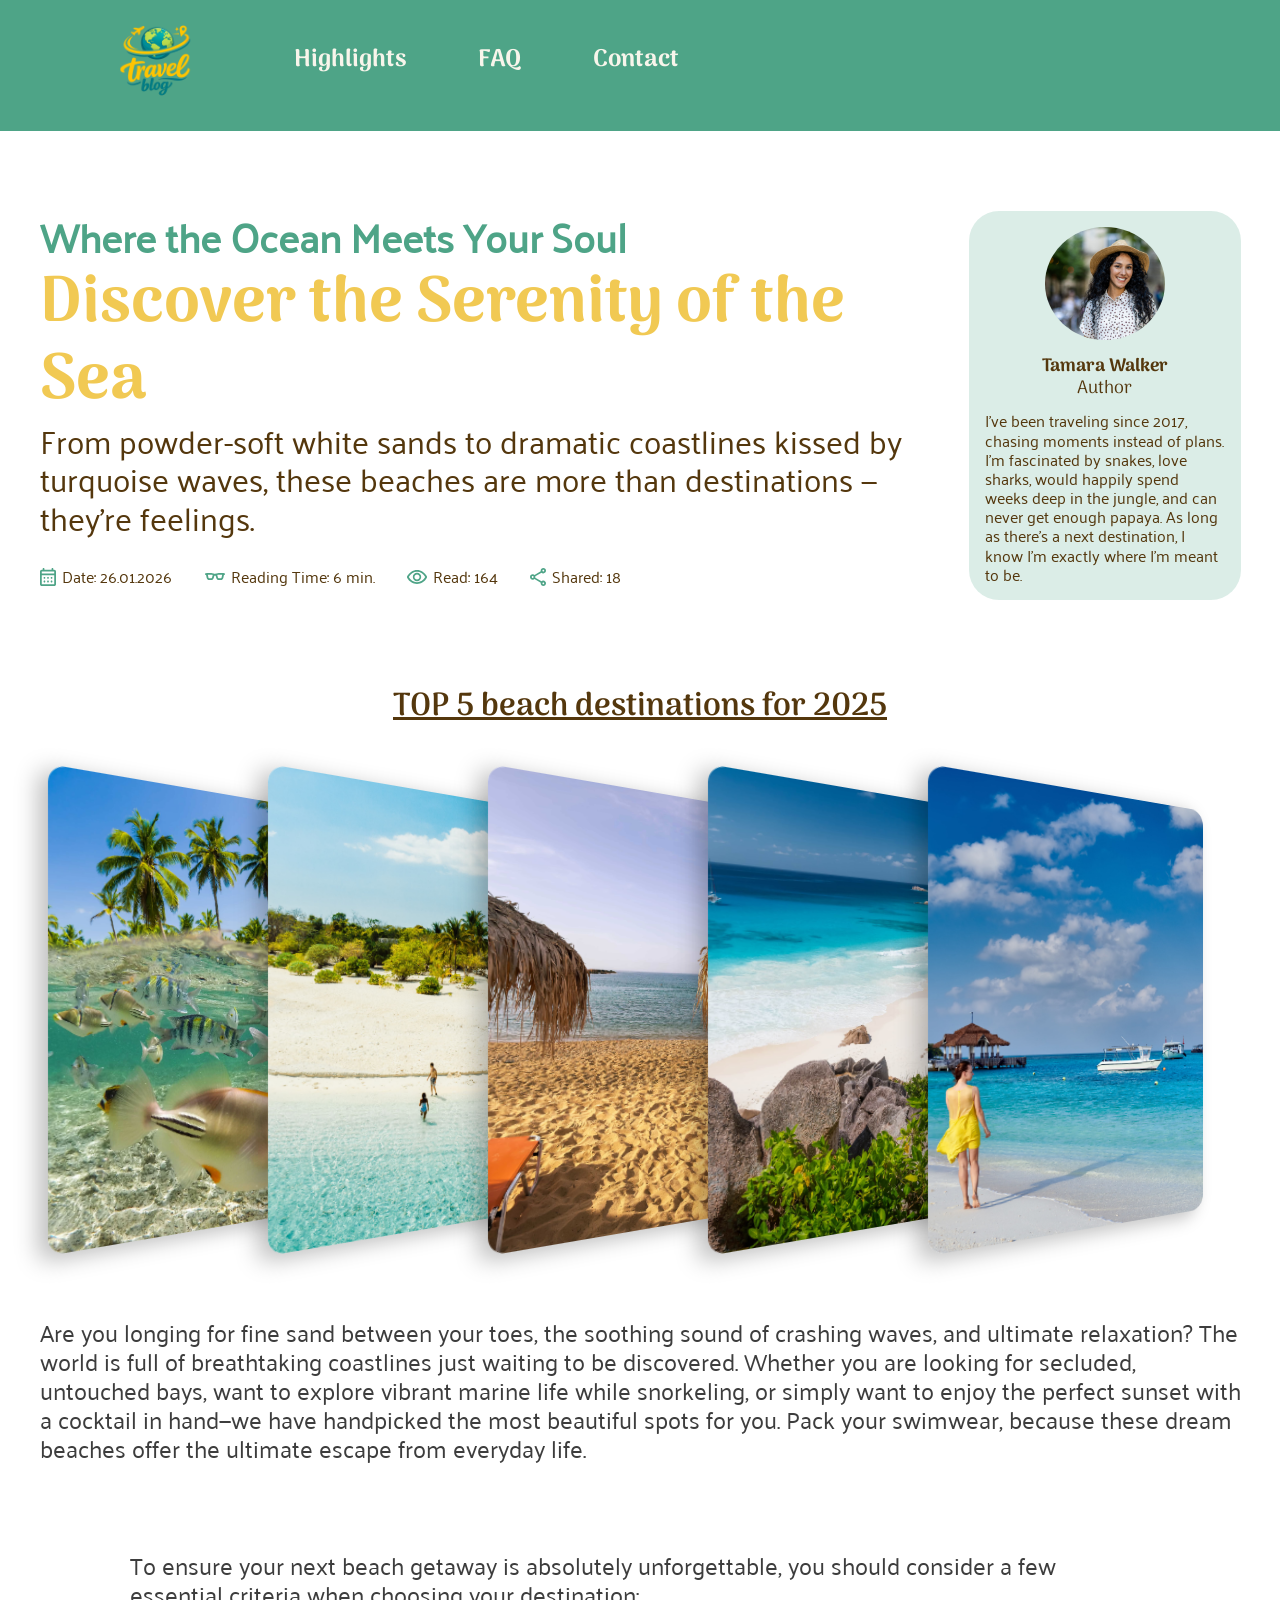
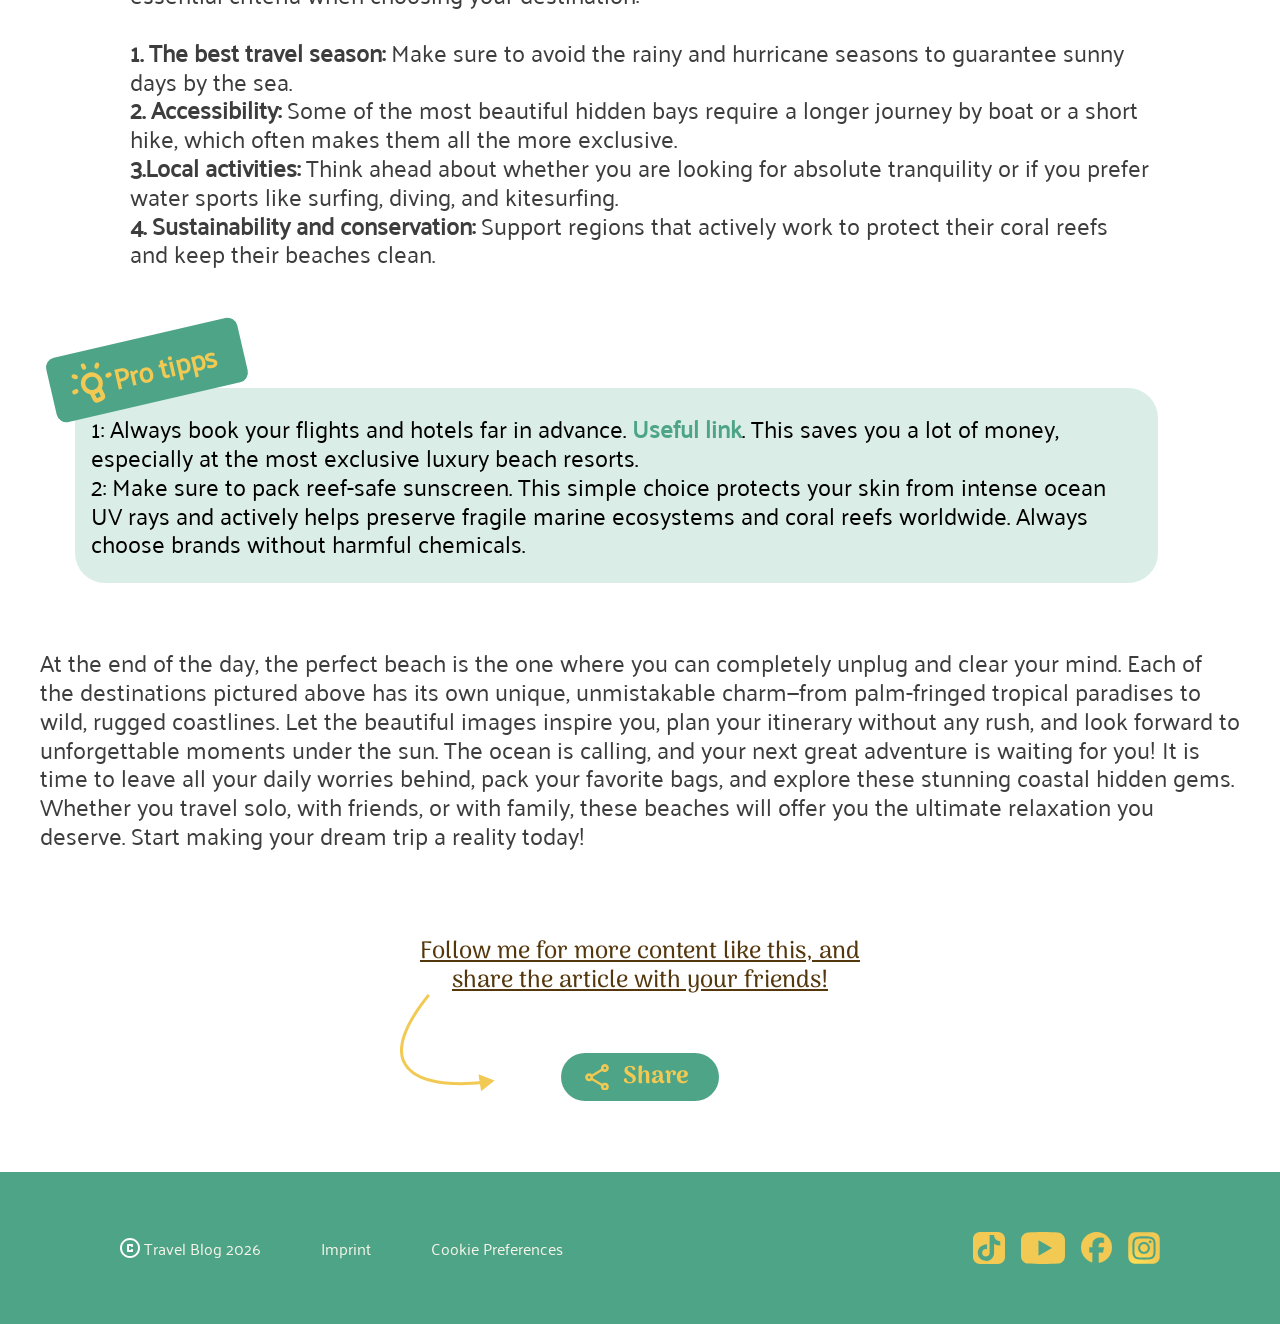
<file: articel01-carousel.html>
<!DOCTYPE html>
<html lang="en">

<head>
    <meta charset="UTF-8">
    <meta name="viewport" content="width=device-width, initial-scale=1.0">
    <title>Ocean meets Soul</title>
    <link rel="stylesheet" href="style.css">
    <link rel="icon" href="./images/icons/logo 03 1.svg" />
</head>

<body>
    <header>
        <div class="page-header-wrapper">
            <div class="page-header">
<div class="header-logo">
                    <a href="index.html"><img class="article03-media-logo" src="./images/icons/logo 03 1.svg"
                            alt="image Logo" /></a>
                </div>
          <div class="header-nav">
            <a class="hover" href="index.html#highlight">Highlights</a>
            <a class="hover" href="index.html#faq">FAQ</a>
            <a class="hover" href="index.html#contact">Contact</a>
          </div>
            </div>
        </div>
    </header>

    <main>
        <div class="main-content-carousel">
            <div class="flexbox-author-articel-carousel">
                <div class="carousel-articel-author-wrapper">
                    <div class="carousel-headline-info-wrapper">
                        <h2 class="carousel-ocean-soul-headline">
                            Where the Ocean Meets Your Soul
                        </h2>
                        <h1 class="carousel-breathtaking-beaches-headline">
                            Discover the Serenity of the Sea
                        </h1>
                        <p class="carousel-beaches-description">
                            From powder-soft white sands to dramatic coastlines kissed by turquoise waves, these beaches
                            are more than destinations — they're feelings.
                        </p>
                        <div class="carousel-read-share-wrapper">
                            <div class="carousel-articel-date-icon-wrapper">
                                <svg class="carousel-articel-date-icon" width="16" height="18" viewBox="0 0 16 18"
                                    fill="none" xmlns="http://www.w3.org/2000/svg">
                                    <path
                                        d="M1.77778 18C1.28889 18 0.87037 17.8237 0.522222 17.4713C0.174074 17.1187 0 16.695 0 16.2V3.6C0 3.105 0.174074 2.68125 0.522222 2.32875C0.87037 1.97625 1.28889 1.8 1.77778 1.8H2.66667V0.9C2.66667 0.645 2.75185 0.43125 2.92222 0.25875C3.09259 0.08625 3.3037 0 3.55556 0C3.80741 0 4.01852 0.08625 4.18889 0.25875C4.35926 0.43125 4.44444 0.645 4.44444 0.9V1.8H11.5556V0.9C11.5556 0.645 11.6407 0.43125 11.8111 0.25875C11.9815 0.08625 12.1926 0 12.4444 0C12.6963 0 12.9074 0.08625 13.0778 0.25875C13.2481 0.43125 13.3333 0.645 13.3333 0.9V1.8H14.2222C14.7111 1.8 15.1296 1.97625 15.4778 2.32875C15.8259 2.68125 16 3.105 16 3.6V16.2C16 16.695 15.8259 17.1187 15.4778 17.4713C15.1296 17.8237 14.7111 18 14.2222 18H1.77778ZM1.77778 16.2H14.2222V7.2H1.77778V16.2ZM1.77778 5.4H14.2222V3.6H1.77778V5.4ZM8 10.8C7.74815 10.8 7.53704 10.7137 7.36667 10.5413C7.1963 10.3688 7.11111 10.155 7.11111 9.9C7.11111 9.645 7.1963 9.43125 7.36667 9.25875C7.53704 9.08625 7.74815 9 8 9C8.25185 9 8.46296 9.08625 8.63333 9.25875C8.8037 9.43125 8.88889 9.645 8.88889 9.9C8.88889 10.155 8.8037 10.3688 8.63333 10.5413C8.46296 10.7137 8.25185 10.8 8 10.8ZM4.44444 10.8C4.19259 10.8 3.98148 10.7137 3.81111 10.5413C3.64074 10.3688 3.55556 10.155 3.55556 9.9C3.55556 9.645 3.64074 9.43125 3.81111 9.25875C3.98148 9.08625 4.19259 9 4.44444 9C4.6963 9 4.90741 9.08625 5.07778 9.25875C5.24815 9.43125 5.33333 9.645 5.33333 9.9C5.33333 10.155 5.24815 10.3688 5.07778 10.5413C4.90741 10.7137 4.6963 10.8 4.44444 10.8ZM11.5556 10.8C11.3037 10.8 11.0926 10.7137 10.9222 10.5413C10.7519 10.3688 10.6667 10.155 10.6667 9.9C10.6667 9.645 10.7519 9.43125 10.9222 9.25875C11.0926 9.08625 11.3037 9 11.5556 9C11.8074 9 12.0185 9.08625 12.1889 9.25875C12.3593 9.43125 12.4444 9.645 12.4444 9.9C12.4444 10.155 12.3593 10.3688 12.1889 10.5413C12.0185 10.7137 11.8074 10.8 11.5556 10.8ZM8 14.4C7.74815 14.4 7.53704 14.3138 7.36667 14.1413C7.1963 13.9688 7.11111 13.755 7.11111 13.5C7.11111 13.245 7.1963 13.0312 7.36667 12.8588C7.53704 12.6862 7.74815 12.6 8 12.6C8.25185 12.6 8.46296 12.6862 8.63333 12.8588C8.8037 13.0312 8.88889 13.245 8.88889 13.5C8.88889 13.755 8.8037 13.9688 8.63333 14.1413C8.46296 14.3138 8.25185 14.4 8 14.4ZM4.44444 14.4C4.19259 14.4 3.98148 14.3138 3.81111 14.1413C3.64074 13.9688 3.55556 13.755 3.55556 13.5C3.55556 13.245 3.64074 13.0312 3.81111 12.8588C3.98148 12.6862 4.19259 12.6 4.44444 12.6C4.6963 12.6 4.90741 12.6862 5.07778 12.8588C5.24815 13.0312 5.33333 13.245 5.33333 13.5C5.33333 13.755 5.24815 13.9688 5.07778 14.1413C4.90741 14.3138 4.6963 14.4 4.44444 14.4ZM11.5556 14.4C11.3037 14.4 11.0926 14.3138 10.9222 14.1413C10.7519 13.9688 10.6667 13.755 10.6667 13.5C10.6667 13.245 10.7519 13.0312 10.9222 12.8588C11.0926 12.6862 11.3037 12.6 11.5556 12.6C11.8074 12.6 12.0185 12.6862 12.1889 12.8588C12.3593 13.0312 12.4444 13.245 12.4444 13.5C12.4444 13.755 12.3593 13.9688 12.1889 14.1413C12.0185 14.3138 11.8074 14.4 11.5556 14.4Z"
                                        fill="#4EA487" />
                                    <p class="carousel-articel-date">
                                        Date: 26.01.2026
                                    </p>
                                </svg>
                            </div>
                            <div class="carousel-read-time-icon-wrapper">
                                <svg width="20" height="7" viewBox="0 0 20 7" fill="none"
                                    xmlns="http://www.w3.org/2000/svg">
                                    <path
                                        d="M4.27062 7C3.65833 7 3.108 6.80313 2.61963 6.40938C2.13126 6.01562 1.82147 5.5125 1.69027 4.9L1.05611 1.96875H0.968644C0.720814 1.99792 0.505785 1.93229 0.323556 1.77188C0.141328 1.61146 0.0356357 1.40729 0.00647923 1.15938C-0.0226773 0.911458 0.0465694 0.7 0.214219 0.525C0.381869 0.35 0.58961 0.247917 0.83744 0.21875C1.74129 0.145833 2.52852 0.0911458 3.19912 0.0546875C3.86972 0.0182292 4.482 0 5.03598 0C5.98357 0 6.74892 0.04375 7.33205 0.13125C7.91518 0.21875 8.44 0.371875 8.90651 0.590625C9.1106 0.692708 9.30376 0.765625 9.48599 0.809375C9.66822 0.853125 9.83951 0.875 9.99988 0.875C10.1602 0.875 10.317 0.853125 10.47 0.809375C10.6231 0.765625 10.8017 0.7 11.0058 0.6125C11.4869 0.39375 12.0408 0.236979 12.6677 0.142188C13.2946 0.0473958 14.1255 0 15.1606 0C15.8312 0 16.5382 0.0182292 17.2817 0.0546875C18.0252 0.0911458 18.6594 0.138542 19.1842 0.196875C19.432 0.226042 19.6361 0.328125 19.7965 0.503125C19.9568 0.678125 20.0224 0.889583 19.9933 1.1375C19.9641 1.38542 19.8621 1.58958 19.6871 1.75C19.5122 1.91042 19.3008 1.97604 19.053 1.94688H18.9655L18.3095 4.92188C18.1783 5.53438 17.8721 6.03385 17.3911 6.42031C16.91 6.80677 16.3633 7 15.751 7H13.8048C13.1925 7 12.6531 6.81406 12.1866 6.44219C11.7201 6.07031 11.414 5.59271 11.2682 5.00938L10.6778 2.66875H9.34385L8.75343 5.00938C8.59307 5.60729 8.27964 6.08854 7.81314 6.45312C7.34663 6.81771 6.81453 7 6.21682 7H4.27062ZM3.39592 4.55C3.43966 4.75417 3.54171 4.92188 3.70207 5.05312C3.86243 5.18438 4.04466 5.25 4.24875 5.25H6.19495C6.39905 5.25 6.58127 5.18802 6.74163 5.06406C6.902 4.9401 7.00404 4.78333 7.04778 4.59375L7.72567 1.94688C7.33205 1.87396 6.88742 1.82656 6.39176 1.80469C5.8961 1.78281 5.44417 1.77188 5.03598 1.77188C4.70068 1.77188 4.33987 1.77552 3.95354 1.78281C3.56722 1.7901 3.20641 1.80833 2.87111 1.8375L3.39592 4.55ZM12.952 4.59375C12.9957 4.78333 13.0978 4.9401 13.2581 5.06406C13.4185 5.18802 13.6007 5.25 13.8048 5.25H15.751C15.9551 5.25 16.1373 5.18438 16.2977 5.05312C16.458 4.92188 16.5601 4.75417 16.6038 4.55L17.1724 1.81563C16.8808 1.80104 16.5455 1.7901 16.1665 1.78281C15.7874 1.77552 15.4521 1.77188 15.1606 1.77188C14.7232 1.77188 14.2385 1.78281 13.7064 1.80469C13.1743 1.82656 12.6969 1.87396 12.2741 1.94688L12.952 4.59375Z"
                                        fill="#4EA487" />
                                </svg>
                                <p class="carousel-read-time-text">
                                    Reading Time: 6 min.
                                </p>
                            </div>
                            <div class="carousel-read-icon-wrapper">
                                <svg width="20" height="14" viewBox="0 0 20 14" fill="none"
                                    xmlns="http://www.w3.org/2000/svg">
                                    <path
                                        d="M10 11.2C11.1655 11.2 12.1562 10.7917 12.972 9.975C13.7879 9.15833 14.1958 8.16667 14.1958 7C14.1958 5.83333 13.7879 4.84167 12.972 4.025C12.1562 3.20833 11.1655 2.8 10 2.8C8.8345 2.8 7.84382 3.20833 7.02797 4.025C6.21212 4.84167 5.8042 5.83333 5.8042 7C5.8042 8.16667 6.21212 9.15833 7.02797 9.975C7.84382 10.7917 8.8345 11.2 10 11.2ZM10 9.52C9.3007 9.52 8.70629 9.275 8.21678 8.785C7.72727 8.295 7.48252 7.7 7.48252 7C7.48252 6.3 7.72727 5.705 8.21678 5.215C8.70629 4.725 9.3007 4.48 10 4.48C10.6993 4.48 11.2937 4.725 11.7832 5.215C12.2727 5.705 12.5175 6.3 12.5175 7C12.5175 7.7 12.2727 8.295 11.7832 8.785C11.2937 9.275 10.6993 9.52 10 9.52ZM10 14C7.91764 14 6.01787 13.44 4.3007 12.32C2.58353 11.2 1.22766 9.72222 0.2331 7.88667C0.1554 7.74667 0.0971251 7.60278 0.0582751 7.455C0.019425 7.30722 0 7.15556 0 7C0 6.84444 0.019425 6.69278 0.0582751 6.545C0.0971251 6.39722 0.1554 6.25333 0.2331 6.11333C1.22766 4.27778 2.58353 2.8 4.3007 1.68C6.01787 0.56 7.91764 0 10 0C12.0824 0 13.9821 0.56 15.6993 1.68C17.4165 2.8 18.7723 4.27778 19.7669 6.11333C19.8446 6.25333 19.9029 6.39722 19.9417 6.545C19.9806 6.69278 20 6.84444 20 7C20 7.15556 19.9806 7.30722 19.9417 7.455C19.9029 7.60278 19.8446 7.74667 19.7669 7.88667C18.7723 9.72222 17.4165 11.2 15.6993 12.32C13.9821 13.44 12.0824 14 10 14ZM10 12.1333C11.756 12.1333 13.3683 11.6706 14.8368 10.745C16.3054 9.81944 17.4281 8.57111 18.2051 7C17.4281 5.42889 16.3054 4.18056 14.8368 3.255C13.3683 2.32944 11.756 1.86667 10 1.86667C8.24398 1.86667 6.6317 2.32944 5.16317 3.255C3.69464 4.18056 2.57187 5.42889 1.79487 7C2.57187 8.57111 3.69464 9.81944 5.16317 10.745C6.6317 11.6706 8.24398 12.1333 10 12.1333Z"
                                        fill="#4EA487" />
                                </svg>
                                <p class="carousel-read-amount-text">
                                    Read: 164
                                </p>
                            </div>
                            <div class="carousel-shared-icon-wrapper">
                                <svg width="16" height="18" viewBox="0 0 16 18" fill="none"
                                    xmlns="http://www.w3.org/2000/svg">
                                    <path
                                        d="M13.3333 18C12.5926 18 11.963 17.7375 11.4444 17.2125C10.9259 16.6875 10.6667 16.05 10.6667 15.3C10.6667 15.21 10.6889 15 10.7333 14.67L4.48889 10.98C4.25185 11.205 3.97778 11.3813 3.66667 11.5087C3.35556 11.6363 3.02222 11.7 2.66667 11.7C1.92593 11.7 1.2963 11.4375 0.777778 10.9125C0.259259 10.3875 0 9.75 0 9C0 8.25 0.259259 7.6125 0.777778 7.0875C1.2963 6.5625 1.92593 6.3 2.66667 6.3C3.02222 6.3 3.35556 6.36375 3.66667 6.49125C3.97778 6.61875 4.25185 6.795 4.48889 7.02L10.7333 3.33C10.7037 3.225 10.6852 3.12375 10.6778 3.02625C10.6704 2.92875 10.6667 2.82 10.6667 2.7C10.6667 1.95 10.9259 1.3125 11.4444 0.7875C11.963 0.2625 12.5926 0 13.3333 0C14.0741 0 14.7037 0.2625 15.2222 0.7875C15.7407 1.3125 16 1.95 16 2.7C16 3.45 15.7407 4.0875 15.2222 4.6125C14.7037 5.1375 14.0741 5.4 13.3333 5.4C12.9778 5.4 12.6444 5.33625 12.3333 5.20875C12.0222 5.08125 11.7481 4.905 11.5111 4.68L5.26667 8.37C5.2963 8.475 5.31482 8.57625 5.32222 8.67375C5.32963 8.77125 5.33333 8.88 5.33333 9C5.33333 9.12 5.32963 9.22875 5.32222 9.32625C5.31482 9.42375 5.2963 9.525 5.26667 9.63L11.5111 13.32C11.7481 13.095 12.0222 12.9187 12.3333 12.7913C12.6444 12.6638 12.9778 12.6 13.3333 12.6C14.0741 12.6 14.7037 12.8625 15.2222 13.3875C15.7407 13.9125 16 14.55 16 15.3C16 16.05 15.7407 16.6875 15.2222 17.2125C14.7037 17.7375 14.0741 18 13.3333 18ZM13.3333 16.2C13.5852 16.2 13.7963 16.1137 13.9667 15.9412C14.137 15.7687 14.2222 15.555 14.2222 15.3C14.2222 15.045 14.137 14.8313 13.9667 14.6587C13.7963 14.4862 13.5852 14.4 13.3333 14.4C13.0815 14.4 12.8704 14.4862 12.7 14.6587C12.5296 14.8313 12.4444 15.045 12.4444 15.3C12.4444 15.555 12.5296 15.7687 12.7 15.9412C12.8704 16.1137 13.0815 16.2 13.3333 16.2ZM2.66667 9.9C2.91852 9.9 3.12963 9.81375 3.3 9.64125C3.47037 9.46875 3.55556 9.255 3.55556 9C3.55556 8.745 3.47037 8.53125 3.3 8.35875C3.12963 8.18625 2.91852 8.1 2.66667 8.1C2.41481 8.1 2.2037 8.18625 2.03333 8.35875C1.86296 8.53125 1.77778 8.745 1.77778 9C1.77778 9.255 1.86296 9.46875 2.03333 9.64125C2.2037 9.81375 2.41481 9.9 2.66667 9.9ZM13.3333 3.6C13.5852 3.6 13.7963 3.51375 13.9667 3.34125C14.137 3.16875 14.2222 2.955 14.2222 2.7C14.2222 2.445 14.137 2.23125 13.9667 2.05875C13.7963 1.88625 13.5852 1.8 13.3333 1.8C13.0815 1.8 12.8704 1.88625 12.7 2.05875C12.5296 2.23125 12.4444 2.445 12.4444 2.7C12.4444 2.955 12.5296 3.16875 12.7 3.34125C12.8704 3.51375 13.0815 3.6 13.3333 3.6Z"
                                        fill="#4EA487" />
                                </svg>
                                <p class="carousel-shared-amount-text">
                                    Shared: 18
                                </p>
                            </div>

                        </div>
                    </div>
                </div>
                <div class="author-info-wrapper">
                    <img class="author-image-carousel" src="./images\icons/author01.jpg" alt="Author Image">
                    <h3 class="Tamara-Walker-headline-carousel">
                        Tamara Walker
                    </h3>
                    <p class="author-headline-carousel">
                        Author
                    </p>
                    <p class="author-info-text-carousel">
                        I've been traveling since 2017, chasing moments instead of plans.
                        I'm fascinated by snakes, love sharks, would happily spend weeks deep in the jungle, and can
                        never get enough papaya. As long as there's a next destination,
                        I know I'm exactly where I'm meant to be.
                    </p>
                </div>
            </div>

            <div class="beach-destinations-images-div-carousel">

                <input type="radio" name="beach-carousel" id="beach-1" checked hidden>
                <input type="radio" name="beach-carousel" id="beach-2" hidden>
                <input type="radio" name="beach-carousel" id="beach-3" hidden>
                <input type="radio" name="beach-carousel" id="beach-4" hidden>
                <input type="radio" name="beach-carousel" id="beach-5" hidden>

                <h2 class="beach-destinations-headline-carousel">TOP 5 beach destinations for 2025</h2>

                <div class="beach-images-wrapper-carousel">
                    <div class="beach-solo-image-wrapper-carousel">
                        <img class="beach-images-carousel image-1-carousel" src="./images/icons/beach_01.jpg"
                            alt="Beach Image">
                    </div>
                    <div class="beach-solo-image-wrapper-carousel">
                        <img class="beach-images-carousel image-2-carousel" src="./images/icons/beach_02.jpg"
                            alt="Beach Image">
                    </div>
                    <div class="beach-solo-image-wrapper-carousel">
                        <img class="beach-images-carousel image-3-carousel" src="./images/icons/beach_03.jpg"
                            alt="Beach Image">
                    </div>
                    <div class="beach-solo-image-wrapper-carousel">
                        <img class="beach-images-carousel image-4-carousel" src="./images/icons/beach_04.jpg"
                            alt="Beach Image">
                    </div>
                    <div class="beach-solo-image-wrapper-carousel">
                        <img class="beach-images-carousel image-5-carousel" src="./images/icons/beach_05.jpg"
                            alt="Beach Image">
                    </div>
                </div>

                <div class="marked-photo-div-wrapper-carousel">
                    <label for="beach-1" class="marked-photo-marker-carousel"></label>
                    <label for="beach-2" class="unmarked-photo-marker-carousel"></label>
                    <label for="beach-3" class="unmarked-photo-marker-carousel"></label>
                    <label for="beach-4" class="unmarked-photo-marker-carousel"></label>
                    <label for="beach-5" class="unmarked-photo-marker-carousel"></label>
                </div>
            </div>

            <div class="lorem-text-carousel-div">
                <p class="lorem-text-carousel">
                    Are you longing for fine sand between your toes, the soothing sound of crashing waves, and ultimate
                    relaxation? The world is full of breathtaking coastlines just waiting to be discovered. Whether you
                    are looking for secluded, untouched bays, want to explore vibrant marine life while snorkeling, or
                    simply want to enjoy the perfect sunset with a cocktail in hand—we have handpicked the most
                    beautiful spots for you. Pack your swimwear, because these dream beaches offer the ultimate escape
                    from everyday life.
                </p>
            </div>

            <div class="lorem-text-second-carousel">
                <p class="lorem-text-carousel">
                    To ensure your next beach getaway is absolutely unforgettable, you should consider a few essential
                    criteria when choosing your destination: <br>
                    <br>
                    <b>1. The best travel season:</b> Make sure to avoid the rainy and hurricane seasons to guarantee
                    sunny days by the sea.<br>
                    <b> 2. Accessibility:</b> Some of the most beautiful hidden bays require a longer journey by boat or
                    a short hike, which often makes them all the more exclusive.<br>
                    <b>3.Local activities:</b> Think ahead about whether you are looking for absolute tranquility or if
                    you prefer water sports like surfing, diving, and kitesurfing.<br>
                    <b>4. Sustainability and conservation:</b> Support regions that actively work to protect their coral
                    reefs and keep their beaches clean.<br>
                </p>
            </div>

            <div class="pro-tipps-div-carousel">
                <div class="pro-tipps-batch-div-carousel">
                    <svg width="43" height="42" viewBox="0 0 43 42" fill="none" xmlns="http://www.w3.org/2000/svg">
                        <path
                            d="M18.7295 1.71005L19.2543 3.86752C19.403 4.4788 19.324 5.04076 19.0172 5.55338C18.7104 6.066 18.2559 6.39557 17.6537 6.54208C17.0515 6.68859 16.4964 6.60464 15.9884 6.29024C15.4804 5.97583 15.152 5.51299 15.0033 4.90171L14.4784 2.74424C14.3297 2.13296 14.4088 1.571 14.7156 1.05838C15.0223 0.545758 15.4769 0.216187 16.0791 0.0696772C16.6813 -0.0768325 17.2364 0.00711868 17.7444 0.321523C18.2524 0.635928 18.5807 1.09877 18.7295 1.71005ZM40.9822 19.148L38.8567 19.6651C38.2545 19.8116 37.6993 19.7276 37.1914 19.4132C36.6834 19.0988 36.355 18.636 36.2063 18.0247C36.0576 17.4134 36.1366 16.8515 36.4434 16.3388C36.7502 15.8262 37.2047 15.4966 37.8069 15.3501L39.9324 14.833C40.5347 14.6865 41.0898 14.7705 41.5978 15.0849C42.1058 15.3993 42.4341 15.8621 42.5828 16.4734C42.7315 17.0847 42.6525 17.6467 42.3457 18.1593C42.0389 18.6719 41.5844 19.0015 40.9822 19.148ZM4.8486 27.9386L2.7231 28.4557C2.12087 28.6022 1.56577 28.5182 1.05778 28.2038C0.549788 27.8894 0.221437 27.4266 0.0727241 26.8153C-0.0759889 26.204 0.00304966 25.642 0.309837 25.1294C0.616628 24.6168 1.07113 24.2872 1.67336 24.1407L3.79886 23.6236C4.40109 23.4771 4.9562 23.5611 5.46419 23.8755C5.97217 24.1899 6.30053 24.6527 6.44924 25.264C6.59795 25.8753 6.51891 26.4372 6.21212 26.9499C5.90533 27.4625 5.45083 27.7921 4.8486 27.9386ZM6.28354 8.85118L8.1388 9.99944C8.6247 10.3002 8.94201 10.7562 9.09072 11.3675C9.23944 11.9788 9.16707 12.5296 8.87362 13.0199C8.58017 13.5102 8.13233 13.8287 7.5301 13.9752C6.92788 14.1217 6.38381 14.0446 5.89791 13.7438L4.04265 12.5956C3.55675 12.2948 3.23944 11.8388 3.09073 11.2275C2.94201 10.6163 3.01438 10.0654 3.30783 9.57511C3.60128 9.08477 4.04912 8.76635 4.65135 8.61984C5.25357 8.47333 5.79763 8.55044 6.28354 8.85118ZM32.5244 5.66652L31.404 7.53871C31.1105 8.02904 30.6627 8.34747 30.0605 8.49398C29.4582 8.64049 28.9142 8.56337 28.4283 8.26264C27.9424 7.9619 27.6251 7.5059 27.4763 6.89461C27.3276 6.28333 27.4 5.73252 27.6934 5.24219L28.8139 3.36999C29.1073 2.87965 29.5552 2.56123 30.1574 2.41472C30.7596 2.26821 31.3037 2.34532 31.7896 2.64606C32.2755 2.9468 32.5928 3.40281 32.7415 4.01409C32.8902 4.62537 32.8179 5.17618 32.5244 5.66652ZM18.7034 10.857C21.6437 10.1417 24.4059 10.5837 26.99 12.1831C29.5741 13.7825 31.2292 16.0744 31.9553 19.0589C32.3752 20.7849 32.3858 22.4866 31.9872 24.1642C31.5886 25.8417 30.8608 27.3613 29.8038 28.7229L31.3784 35.1953C31.667 36.382 31.4979 37.499 30.871 38.5466C30.2441 39.5941 29.3461 40.2601 28.1771 40.5445L23.9261 41.5787C22.7571 41.8631 21.6535 41.684 20.6155 41.0415C19.5774 40.3991 18.914 39.4845 18.6253 38.2979L17.0507 31.8255C15.4863 31.1016 14.1418 30.0862 13.0171 28.7792C11.8924 27.4723 11.1201 25.9558 10.7002 24.2298C9.97418 21.2453 10.3915 18.4492 11.9521 15.8415C13.5127 13.2338 15.7631 11.5723 18.7034 10.857ZM26.0251 31.6988C25.6884 31.8569 25.3473 31.9971 25.0017 32.1192C24.6562 32.2413 24.3064 32.3455 23.9521 32.4317C23.5979 32.5179 23.2392 32.5861 22.8762 32.6363C22.5132 32.6865 22.1459 32.7188 21.7741 32.733L22.8764 37.2637L27.1274 36.2295L26.0251 31.6988ZM19.7532 15.172C17.9819 15.6029 16.6294 16.5984 15.6957 18.1586C14.762 19.7187 14.5139 21.3977 14.9513 23.1956C15.3886 24.9935 16.3804 26.3709 17.9264 27.3278C19.4725 28.2847 21.1311 28.5477 22.9024 28.1168C24.6736 27.6858 26.0261 26.6903 26.9598 25.1301C27.8935 23.57 28.1417 21.891 27.7043 20.0931C27.2669 18.2952 26.2752 16.9178 24.7291 15.9609C23.1831 15.004 21.5244 14.741 19.7532 15.172Z"
                            fill="#F1C953" />
                    </svg>
                    <p class="pro-tipps-batch-text-carousel">Pro tipps</p>
                </div>
                <div class="pro-tipps-box-carousel">
                    <p class="pro-tipps-lorem-text-carousel">
                        1: Always book your flights and hotels far in advance. <span class="useful-link-carousel">Useful
                            link</span>. This saves you a lot of money, especially at the most exclusive luxury beach
                        resorts.<br>
                        2: Make sure to pack reef-safe sunscreen. This simple choice protects your skin from intense
                        ocean UV rays and actively helps preserve fragile marine ecosystems and coral reefs worldwide.
                        Always choose brands without harmful chemicals.
                    </p>
                </div>
            </div>

            <div class="lorem-text-third-carousel">
                <p class="lorem-text-carousel">
                    At the end of the day, the perfect beach is the one where you can completely unplug and clear your mind. Each of the destinations pictured above has its own unique, unmistakable charm—from palm-fringed tropical paradises to wild, rugged coastlines. Let the beautiful images inspire you, plan your itinerary without any rush, and look forward to unforgettable moments under the sun. The ocean is calling, and your next great adventure is waiting for you! It is time to leave all your daily worries behind, pack your favorite bags, and explore these stunning coastal hidden gems. Whether you travel solo, with friends, or with family, these beaches will offer you the ultimate relaxation you deserve. Start making your dream trip a reality today!
                </p>
            </div>

            <div class="follow-me-text-share-div-carousel">
                <h2 class="follow-me-text-share-carousel">Follow me for more content like this, and share the article
                    with your friends!</h2>
                <svg class="share-icon-arrow-carousel" width="95" height="98" viewBox="0 0 95 98" fill="none"
                    xmlns="http://www.w3.org/2000/svg">
                    <path
                        d="M26.6357 1.17327L27.5701 -0.000135855L29.9169 1.86869L28.9825 3.04209L27.8091 2.10768L26.6357 1.17327ZM94.614 86.5125L81.1211 97.3726L78.4625 80.2573L94.614 86.5125ZM27.8091 2.10768L28.9825 3.04209C12.1566 24.1715 4.6339 40.2032 3.24187 52.2357C2.5493 58.2222 3.37576 63.1998 5.31038 67.3474C7.24689 71.4991 10.335 74.907 14.2979 77.6853C22.2639 83.2702 33.6628 86.2374 45.8259 87.4883C57.9539 88.7355 70.6632 88.2591 81.101 87.095L81.2672 88.5858L81.4335 90.0765C70.8421 91.2578 57.9114 91.7469 45.519 90.4725C33.1617 89.2017 21.1601 86.1602 12.5757 80.1418C8.26334 77.1184 4.78885 73.3262 2.59159 68.6156C0.392442 63.9009 -0.485981 58.3542 0.26175 51.8909C1.75033 39.0239 9.689 22.4543 26.6357 1.17327L27.8091 2.10768Z"
                        fill="#F1C953" />
                </svg>
                <svg class="share-icon-arrow-carousel-mobile" width="32" height="53" viewBox="0 0 32 53" fill="none"
                    xmlns="http://www.w3.org/2000/svg">
                    <path
                        d="M27.9586 0.432057L29.3951 5.26789e-05L30.2591 2.87294L28.8226 3.30495L28.3906 1.8685L27.9586 0.432057ZM31.5788 52.1134L14.2643 52.5724L22.5241 37.3482L31.5788 52.1134ZM28.3906 1.8685L28.8226 3.30495C18.1426 6.51689 11.4221 10.1099 7.52692 13.7455C3.69462 17.3224 2.62369 20.9013 3.11048 24.3353C3.61354 27.884 5.81622 31.5306 9.06148 35.0371C12.2872 38.5224 16.4195 41.7361 20.5331 44.4198L19.7135 45.6761L18.894 46.9324C14.6544 44.1666 10.3074 40.7999 6.85975 37.0748C3.43164 33.3708 0.766824 29.177 0.140177 24.7563C-0.502736 20.221 1.03443 15.7016 5.47993 11.5524C9.86253 7.46184 17.0895 3.70088 27.9586 0.432057L28.3906 1.8685Z"
                        fill="#F1C953" />
                </svg>
                <div class="share-button-carousel-div">
                    <details class="share-details-carousel">
                        <summary class="share-button-carousel">
                            <svg class="share-icon-carousel" width="24" height="26.67" viewBox="0 0 16 18" fill="none"
                                xmlns="http://www.w3.org/2000/svg">
                                <path
                                    d="M13.3333 18C12.5926 18 11.963 17.7375 11.4444 17.2125C10.9259 16.6875 10.6667 16.05 10.6667 15.3C10.6667 15.21 10.6889 15 10.7333 14.67L4.48889 10.98C4.25185 11.205 3.97778 11.3813 3.66667 11.5087C3.35556 11.6363 3.02222 11.7 2.66667 11.7C1.92593 11.7 1.2963 11.4375 0.777778 10.9125C0.259259 10.3875 0 9.75 0 9C0 8.25 0.259259 7.6125 0.777778 7.0875C1.2963 6.5625 1.92593 6.3 2.66667 6.3C3.02222 6.3 3.35556 6.36375 3.66667 6.49125C3.97778 6.61875 4.25185 6.795 4.48889 7.02L10.7333 3.33C10.7037 3.225 10.6852 3.12375 10.6778 3.02625C10.6704 2.92875 10.6667 2.82 10.6667 2.7C10.6667 1.95 10.9259 1.3125 11.4444 0.7875C11.963 0.2625 12.5926 0 13.3333 0C14.0741 0 14.7037 0.2625 15.2222 0.7875C15.7407 1.3125 16 1.95 16 2.7C16 3.45 15.7407 4.0875 15.2222 4.6125C14.7037 5.1375 14.0741 5.4 13.3333 5.4C12.9778 5.4 12.6444 5.33625 12.3333 5.20875C12.0222 5.08125 11.7481 4.905 11.5111 4.68L5.26667 8.37C5.2963 8.475 5.31482 8.57625 5.32222 8.67375C5.32963 8.77125 5.33333 8.88 5.33333 9C5.33333 9.12 5.32963 9.22875 5.32222 9.32625C5.31482 9.42375 5.2963 9.525 5.26667 9.63L11.5111 13.32C11.7481 13.095 12.0222 12.9187 12.3333 12.7913C12.6444 12.6638 12.9778 12.6 13.3333 12.6C14.0741 12.6 14.7037 12.8625 15.2222 13.3875C15.7407 13.9125 16 14.55 16 15.3C16 16.05 15.7407 16.6875 15.2222 17.2125C14.7037 17.7375 14.0741 18 13.3333 18ZM13.3333 16.2C13.5852 16.2 13.7963 16.1137 13.9667 15.9412C14.137 15.7687 14.2222 15.555 14.2222 15.3C14.2222 15.045 14.137 14.8313 13.9667 14.6587C13.7963 14.4862 13.5852 14.4 13.3333 14.4C13.0815 14.4 12.8704 14.4862 12.7 14.6587C12.5296 14.8313 12.4444 15.045 12.4444 15.3C12.4444 15.555 12.5296 15.7687 12.7 15.9412C12.8704 16.1137 13.0815 16.2 13.3333 16.2ZM2.66667 9.9C2.91852 9.9 3.12963 9.81375 3.3 9.64125C3.47037 9.46875 3.55556 9.255 3.55556 9C3.55556 8.745 3.47037 8.53125 3.3 8.35875C3.12963 8.18625 2.91852 8.1 2.66667 8.1C2.41481 8.1 2.2037 8.18625 2.03333 8.35875C1.86296 8.53125 1.77778 8.745 1.77778 9C1.77778 9.255 1.86296 9.46875 2.03333 9.64125C2.2037 9.81375 2.41481 9.9 2.66667 9.9ZM13.3333 3.6C13.5852 3.6 13.7963 3.51375 13.9667 3.34125C14.137 3.16875 14.2222 2.955 14.2222 2.7C14.2222 2.445 14.137 2.23125 13.9667 2.05875C13.7963 1.88625 13.5852 1.8 13.3333 1.8C13.0815 1.8 12.8704 1.88625 12.7 2.05875C12.5296 2.23125 12.4444 2.445 12.4444 2.7C12.4444 2.955 12.5296 3.16875 12.7 3.34125C12.8704 3.51375 13.0815 3.6 13.3333 3.6Z"
                                    fill="#F1C953" />
                            </svg>
                            <p class="share-text-carousel">Share</p>
                        </summary>
                        <div class="share-links-carousel">
                            <svg class="share-icon-carousel-green" width="24" height="26.67" viewBox="0 0 16 18"
                                fill="none" xmlns="http://www.w3.org/2000/svg">
                                <path
                                    d="M13.3333 18C12.5926 18 11.963 17.7375 11.4444 17.2125C10.9259 16.6875 10.6667 16.05 10.6667 15.3C10.6667 15.21 10.6889 15 10.7333 14.67L4.48889 10.98C4.25185 11.205 3.97778 11.3813 3.66667 11.5087C3.35556 11.6363 3.02222 11.7 2.66667 11.7C1.92593 11.7 1.2963 11.4375 0.777778 10.9125C0.259259 10.3875 0 9.75 0 9C0 8.25 0.259259 7.6125 0.777778 7.0875C1.2963 6.5625 1.92593 6.3 2.66667 6.3C3.02222 6.3 3.35556 6.36375 3.66667 6.49125C3.97778 6.61875 4.25185 6.795 4.48889 7.02L10.7333 3.33C10.7037 3.225 10.6852 3.12375 10.6778 3.02625C10.6704 2.92875 10.6667 2.82 10.6667 2.7C10.6667 1.95 10.9259 1.3125 11.4444 0.7875C11.963 0.2625 12.5926 0 13.3333 0C14.0741 0 14.7037 0.2625 15.2222 0.7875C15.7407 1.3125 16 1.95 16 2.7C16 3.45 15.7407 4.0875 15.2222 4.6125C14.7037 5.1375 14.0741 5.4 13.3333 5.4C12.9778 5.4 12.6444 5.33625 12.3333 5.20875C12.0222 5.08125 11.7481 4.905 11.5111 4.68L5.26667 8.37C5.2963 8.475 5.31482 8.57625 5.32222 8.67375C5.32963 8.77125 5.33333 8.88 5.33333 9C5.33333 9.12 5.32963 9.22875 5.32222 9.32625C5.31482 9.42375 5.2963 9.525 5.26667 9.63L11.5111 13.32C11.7481 13.095 12.0222 12.9187 12.3333 12.7913C12.6444 12.6638 12.9778 12.6 13.3333 12.6C14.0741 12.6 14.7037 12.8625 15.2222 13.3875C15.7407 13.9125 16 14.55 16 15.3C16 16.05 15.7407 16.6875 15.2222 17.2125C14.7037 17.7375 14.0741 18 13.3333 18ZM13.3333 16.2C13.5852 16.2 13.7963 16.1137 13.9667 15.9412C14.137 15.7687 14.2222 15.555 14.2222 15.3C14.2222 15.045 14.137 14.8313 13.9667 14.6587C13.7963 14.4862 13.5852 14.4 13.3333 14.4C13.0815 14.4 12.8704 14.4862 12.7 14.6587C12.5296 14.8313 12.4444 15.045 12.4444 15.3C12.4444 15.555 12.5296 15.7687 12.7 15.9412C12.8704 16.1137 13.0815 16.2 13.3333 16.2ZM2.66667 9.9C2.91852 9.9 3.12963 9.81375 3.3 9.64125C3.47037 9.46875 3.55556 9.255 3.55556 9C3.55556 8.745 3.47037 8.53125 3.3 8.35875C3.12963 8.18625 2.91852 8.1 2.66667 8.1C2.41481 8.1 2.2037 8.18625 2.03333 8.35875C1.86296 8.53125 1.77778 8.745 1.77778 9C1.77778 9.255 1.86296 9.46875 2.03333 9.64125C2.2037 9.81375 2.41481 9.9 2.66667 9.9ZM13.3333 3.6C13.5852 3.6 13.7963 3.51375 13.9667 3.34125C14.137 3.16875 14.2222 2.955 14.2222 2.7C14.2222 2.445 14.137 2.23125 13.9667 2.05875C13.7963 1.88625 13.5852 1.8 13.3333 1.8C13.0815 1.8 12.8704 1.88625 12.7 2.05875C12.5296 2.23125 12.4444 2.445 12.4444 2.7C12.4444 2.955 12.5296 3.16875 12.7 3.34125C12.8704 3.51375 13.0815 3.6 13.3333 3.6Z"
                                    fill="#4EA487" />
                            </svg>
                            <div class="share-links-linkedin-whatsapp-div-carousel">
                                <a class="share-link-linkedin-carousel" href="https://linkedin.com" target="_blank">
                                    LinkedIn
                                </a>
                                <a class="share-link-whatsapp-carousel" href="https://WhatsApp.com" target="_blank">
                                    WhatsApp
                                </a>
                            </div>
                        </div>
                    </details>
                </div>
            </div>
        </div>
    </main>

    <footer>
        <div class="page-footer-wrapper">
            <div class="page-footer">
                <div class="footer-left">

                    <div class="footer-left-links">
                        <div class="travel-blog-copyright">
                            <img src="./images/icons/copyright.svg" alt="copyright logo">
                            <a href="index.html">Travel Blog 2026</a>
                        </div>
                        <a href="Impressum.html">Imprint</a>
                        <a href="cookie preferences.html">Cookie Preferences</a>
                    </div>
                </div>
                <div class="footer-right">
                    <img src="./images/icons/Tiktok_icon 1.svg" alt="Tiktok_icon">
                    <img src="./images/icons/youtube.svg" alt="youtube">
                    <img src="./images/icons/facebook.svg" alt="facebook">
                    <img src="./images/icons/Instagram_logo_2016 1.svg" alt="Instagram">
                </div>
            </div>
        </div>
        <div class="footer-mobile-version">
            <a href="index.html">
                <svg width="31" height="34" viewBox="0 0 31 34" fill="none" xmlns="http://www.w3.org/2000/svg">
                    <path
                        d="M3.875 30.1143H9.6875V20.4C9.6875 19.8495 9.87318 19.3881 10.2445 19.0157C10.6159 18.6433 11.076 18.4571 11.625 18.4571H19.375C19.924 18.4571 20.3841 18.6433 20.7555 19.0157C21.1268 19.3881 21.3125 19.8495 21.3125 20.4V30.1143H27.125V12.6286L15.5 3.88571L3.875 12.6286V30.1143ZM0 30.1143V12.6286C0 12.0133 0.13724 11.4305 0.411719 10.88C0.686198 10.3295 1.06563 9.87619 1.55 9.52L13.175 0.777143C13.8531 0.259048 14.6281 0 15.5 0C16.3719 0 17.1469 0.259048 17.825 0.777143L29.45 9.52C29.9344 9.87619 30.3138 10.3295 30.5883 10.88C30.8628 11.4305 31 12.0133 31 12.6286V30.1143C31 31.1829 30.6206 32.0976 29.8617 32.8586C29.1029 33.6195 28.1906 34 27.125 34H19.375C18.826 34 18.3659 33.8138 17.9945 33.4414C17.6232 33.069 17.4375 32.6076 17.4375 32.0571V22.3429H13.5625V32.0571C13.5625 32.6076 13.3768 33.069 13.0055 33.4414C12.6341 33.8138 12.174 34 11.625 34H3.875C2.80938 34 1.89714 33.6195 1.13828 32.8586C0.379427 32.0976 0 31.1829 0 30.1143Z"
                        fill="#4EA487" />
                </svg></a>
            <a href="index.html#highlights">

                <svg width="33" height="33" viewBox="0 0 33 33" fill="none" xmlns="http://www.w3.org/2000/svg">
                    <path
                        d="M8.41667 14.6763C8.80556 13.8985 9.20833 13.1485 9.625 12.4263C10.0417 11.7041 10.5 10.9818 11 10.2596L8.66667 9.80128L5.16667 13.3013L8.41667 14.6763ZM28.5 3.21795C26.5556 3.2735 24.4792 3.84295 22.2708 4.92628C20.0625 6.00962 18.0556 7.45406 16.25 9.25962C15.0833 10.4263 14.0417 11.6763 13.125 13.0096C12.2083 14.3429 11.5278 15.593 11.0833 16.7596L15.8333 21.468C17 21.0235 18.25 20.343 19.5833 19.4263C20.9167 18.5096 22.1667 17.4679 23.3333 16.3013C25.1389 14.4957 26.5833 12.4957 27.6667 10.3013C28.75 8.10684 29.3194 6.03739 29.375 4.09295C29.375 3.98184 29.3542 3.87073 29.3125 3.75962C29.2708 3.6485 29.2083 3.55128 29.125 3.46795C29.0417 3.38462 28.9444 3.32212 28.8333 3.28045C28.7222 3.23878 28.6111 3.21795 28.5 3.21795ZM19.3333 13.2179C18.6944 12.5791 18.375 11.7943 18.375 10.8638C18.375 9.93323 18.6944 9.14851 19.3333 8.50962C19.9722 7.87073 20.7639 7.55128 21.7083 7.55128C22.6528 7.55128 23.4444 7.87073 24.0833 8.50962C24.7222 9.14851 25.0417 9.93323 25.0417 10.8638C25.0417 11.7943 24.7222 12.5791 24.0833 13.2179C23.4444 13.8568 22.6528 14.1763 21.7083 14.1763C20.7639 14.1763 19.9722 13.8568 19.3333 13.2179ZM17.9167 24.1346L19.2917 27.4263L22.7917 23.9263L22.3333 21.593C21.6111 22.093 20.8889 22.5443 20.1667 22.9471C19.4444 23.3499 18.6944 23.7457 17.9167 24.1346ZM32.5417 1.88462C32.7639 4.94017 32.2639 7.91934 31.0417 10.8221C29.8194 13.7249 27.8889 16.4957 25.25 19.1346L26.0833 23.2596C26.1944 23.8152 26.1667 24.3568 26 24.8846C25.8333 25.4124 25.5556 25.8707 25.1667 26.2596L19.9167 31.5096C19.5 31.9263 19 32.086 18.4167 31.9888C17.8333 31.8916 17.4306 31.5652 17.2083 31.0096L14.6667 25.0513L7.54167 17.9263L1.58333 15.3846C1.02778 15.1624 0.694444 14.7596 0.583333 14.1763C0.472222 13.5929 0.625 13.0929 1.04167 12.6763L6.29167 7.42628C6.68056 7.03739 7.14583 6.75962 7.6875 6.59295C8.22917 6.42628 8.77778 6.3985 9.33333 6.50962L13.4583 7.34295C16.0972 4.70406 18.8681 2.7735 21.7708 1.55128C24.6736 0.32906 27.6528 -0.17094 30.7083 0.0512821C30.9306 0.0790598 31.1528 0.14156 31.375 0.238782C31.5972 0.336004 31.7917 0.467949 31.9583 0.634615C32.125 0.801282 32.2569 0.995727 32.3542 1.21795C32.4514 1.44017 32.5139 1.66239 32.5417 1.88462ZM3.125 22.3846C4.09722 21.4124 5.28472 20.9193 6.6875 20.9054C8.09028 20.8916 9.27778 21.3707 10.25 22.343C11.2222 23.3152 11.7014 24.5027 11.6875 25.9054C11.6736 27.3082 11.1806 28.4957 10.2083 29.4679C8.875 30.8013 7.29861 31.593 5.47917 31.843C3.65972 32.093 1.83333 32.3429 0 32.5929C0.25 30.7596 0.5 28.9332 0.75 27.1138C1 25.2943 1.79167 23.718 3.125 22.3846ZM5.5 24.718C5.02778 25.1902 4.70139 25.7596 4.52083 26.4263C4.34028 27.093 4.19444 27.7735 4.08333 28.468C4.77778 28.3568 5.45833 28.218 6.125 28.0513C6.79167 27.8846 7.36111 27.5652 7.83333 27.093C8.16667 26.7596 8.34722 26.3568 8.375 25.8846C8.40278 25.4124 8.25 25.0096 7.91667 24.6763C7.58333 24.343 7.18056 24.1832 6.70833 24.1971C6.23611 24.211 5.83333 24.3846 5.5 24.718Z"
                        fill="#4EA487" />
                </svg>
            </a>
            <a href="index.html#faq">

                <svg width="30" height="35" viewBox="0 0 30 35" fill="none" xmlns="http://www.w3.org/2000/svg">
                    <path
                        d="M10 30H3.33333C2.41667 30 1.63194 29.6736 0.979167 29.0208C0.326389 28.3681 0 27.5833 0 26.6667V3.33333C0 2.41667 0.326389 1.63194 0.979167 0.979167C1.63194 0.326389 2.41667 0 3.33333 0H26.6667C27.5833 0 28.3681 0.326389 29.0208 0.979167C29.6736 1.63194 30 2.41667 30 3.33333V26.6667C30 27.5833 29.6736 28.3681 29.0208 29.0208C28.3681 29.6736 27.5833 30 26.6667 30H20L16.1667 33.8333C15.8333 34.1667 15.4444 34.3333 15 34.3333C14.5556 34.3333 14.1667 34.1667 13.8333 33.8333L10 30ZM3.33333 26.6667H11.3333L15 30.3333L18.6667 26.6667H26.6667V3.33333H3.33333V26.6667ZM14.8333 25C15.4167 25 15.9097 24.7986 16.3125 24.3958C16.7153 23.9931 16.9167 23.5 16.9167 22.9167C16.9167 22.3333 16.7153 21.8403 16.3125 21.4375C15.9097 21.0347 15.4167 20.8333 14.8333 20.8333C14.25 20.8333 13.7569 21.0347 13.3542 21.4375C12.9514 21.8403 12.75 22.3333 12.75 22.9167C12.75 23.5 12.9514 23.9931 13.3542 24.3958C13.7569 24.7986 14.25 25 14.8333 25ZM17.75 10C17.75 10.4722 17.5972 10.9792 17.2917 11.5208C16.9861 12.0625 16.4722 12.6528 15.75 13.2917C15.2778 13.7083 14.8958 14.1042 14.6042 14.4792C14.3125 14.8542 14.0694 15.2361 13.875 15.625C13.7639 15.8472 13.6806 16.0694 13.625 16.2917C13.5694 16.5139 13.5139 16.7639 13.4583 17.0417C13.4028 17.4583 13.5139 17.8194 13.7917 18.125C14.0694 18.4306 14.4306 18.5833 14.875 18.5833C15.2639 18.5833 15.6111 18.4444 15.9167 18.1667C16.2222 17.8889 16.4306 17.5139 16.5417 17.0417C16.625 16.6528 16.7847 16.2917 17.0208 15.9583C17.2569 15.625 17.6389 15.1944 18.1667 14.6667C19.1389 13.6944 19.8264 12.875 20.2292 12.2083C20.6319 11.5417 20.8333 10.8056 20.8333 10C20.8333 8.5 20.3264 7.29167 19.3125 6.375C18.2986 5.45833 16.9167 5 15.1667 5C13.9167 5 12.8333 5.26389 11.9167 5.79167C11 6.31945 10.2639 7.05556 9.70833 8C9.51389 8.33333 9.50694 8.68056 9.6875 9.04167C9.86806 9.40278 10.1528 9.65278 10.5417 9.79167C10.9028 9.93056 11.2639 9.93056 11.625 9.79167C11.9861 9.65278 12.2778 9.43056 12.5 9.125C12.8056 8.73611 13.1806 8.42361 13.625 8.1875C14.0694 7.95139 14.5833 7.83333 15.1667 7.83333C15.8889 7.83333 16.5 8.03472 17 8.4375C17.5 8.84028 17.75 9.36111 17.75 10Z"
                        fill="#4EA487" />
                </svg></a>
            <a href="index.html#contact">

                <svg width="30" height="35" viewBox="0 0 30 35" fill="none" xmlns="http://www.w3.org/2000/svg">
                    <path
                        d="M10 30H3.33333C2.41667 30 1.63194 29.6736 0.979167 29.0208C0.326389 28.3681 0 27.5833 0 26.6667V3.33333C0 2.41667 0.326389 1.63194 0.979167 0.979167C1.63194 0.326389 2.41667 0 3.33333 0H26.6667C27.5833 0 28.3681 0.326389 29.0208 0.979167C29.6736 1.63194 30 2.41667 30 3.33333V26.6667C30 27.5833 29.6736 28.3681 29.0208 29.0208C28.3681 29.6736 27.5833 30 26.6667 30H20L16.1667 33.8333C16 34 15.8194 34.1181 15.625 34.1875C15.4306 34.2569 15.2222 34.2917 15 34.2917C14.7778 34.2917 14.5694 34.2569 14.375 34.1875C14.1806 34.1181 14 34 13.8333 33.8333L10 30ZM3.33333 24.75C4.83333 23.2778 6.57639 22.1181 8.5625 21.2708C10.5486 20.4236 12.6944 20 15 20C17.3056 20 19.4514 20.4236 21.4375 21.2708C23.4236 22.1181 25.1667 23.2778 26.6667 24.75V3.33333H3.33333V24.75ZM15 16.6667C16.6111 16.6667 17.9861 16.0972 19.125 14.9583C20.2639 13.8194 20.8333 12.4444 20.8333 10.8333C20.8333 9.22222 20.2639 7.84722 19.125 6.70833C17.9861 5.56944 16.6111 5 15 5C13.3889 5 12.0139 5.56944 10.875 6.70833C9.73611 7.84722 9.16667 9.22222 9.16667 10.8333C9.16667 12.4444 9.73611 13.8194 10.875 14.9583C12.0139 16.0972 13.3889 16.6667 15 16.6667ZM6.66667 26.6667H23.3333V26.25C22.1667 25.2778 20.875 24.5486 19.4583 24.0625C18.0417 23.5764 16.5556 23.3333 15 23.3333C13.4444 23.3333 11.9583 23.5764 10.5417 24.0625C9.125 24.5486 7.83333 25.2778 6.66667 26.25V26.6667ZM15 13.3333C14.3056 13.3333 13.7153 13.0903 13.2292 12.6042C12.7431 12.1181 12.5 11.5278 12.5 10.8333C12.5 10.1389 12.7431 9.54861 13.2292 9.0625C13.7153 8.57639 14.3056 8.33333 15 8.33333C15.6944 8.33333 16.2847 8.57639 16.7708 9.0625C17.2569 9.54861 17.5 10.1389 17.5 10.8333C17.5 11.5278 17.2569 12.1181 16.7708 12.6042C16.2847 13.0903 15.6944 13.3333 15 13.3333Z"
                        fill="#4EA487" />
                </svg></a>
        </div>
    </footer>

</body>

</html>
</file>
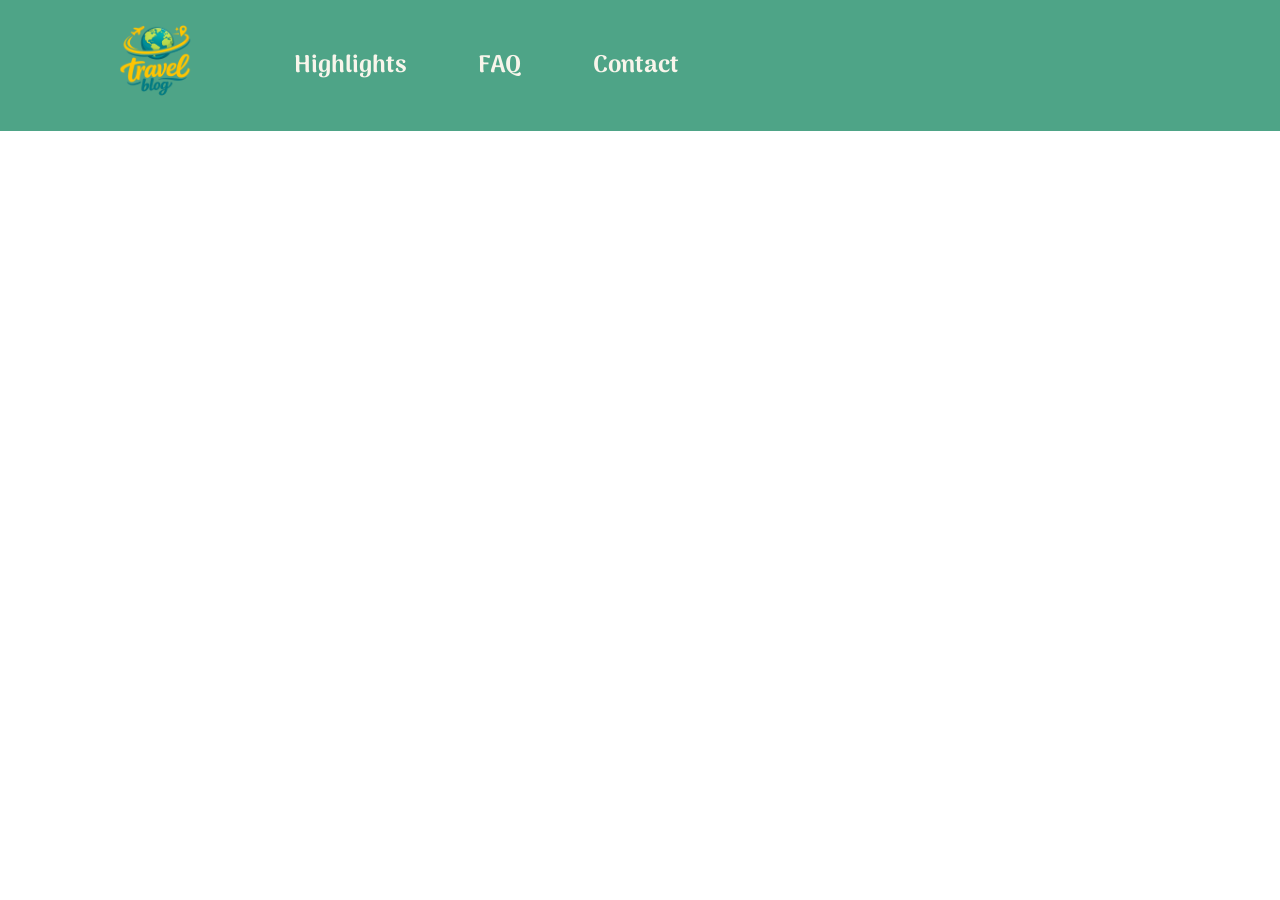
<file: articel01.html>
<!DOCTYPE html>
<html lang="en">
<head>
    <meta charset="UTF-8">
    <meta name="viewport" content="width=device-width, initial-scale=1.0">
    <title>Articel01</title>
    <link rel="stylesheet" href="style.css">
</head>

<body>
    <header>
        <div class="page-header-wrapper">
            <div class="page-header">
                <div class="header-logo">
                    <img src="./images/icons/logo 03 1.svg" alt="image Logo">
                </div>
                <div class="header-nav">
                    <a href="">Highlights</a>
                    <a href="">FAQ</a>
                    <a href="">Contact</a>
                </div>
            </div>
        </div>
    </header>

    <main> 
    
    </main>

    <footer>

    </footer>

</body>
</html>
</file>
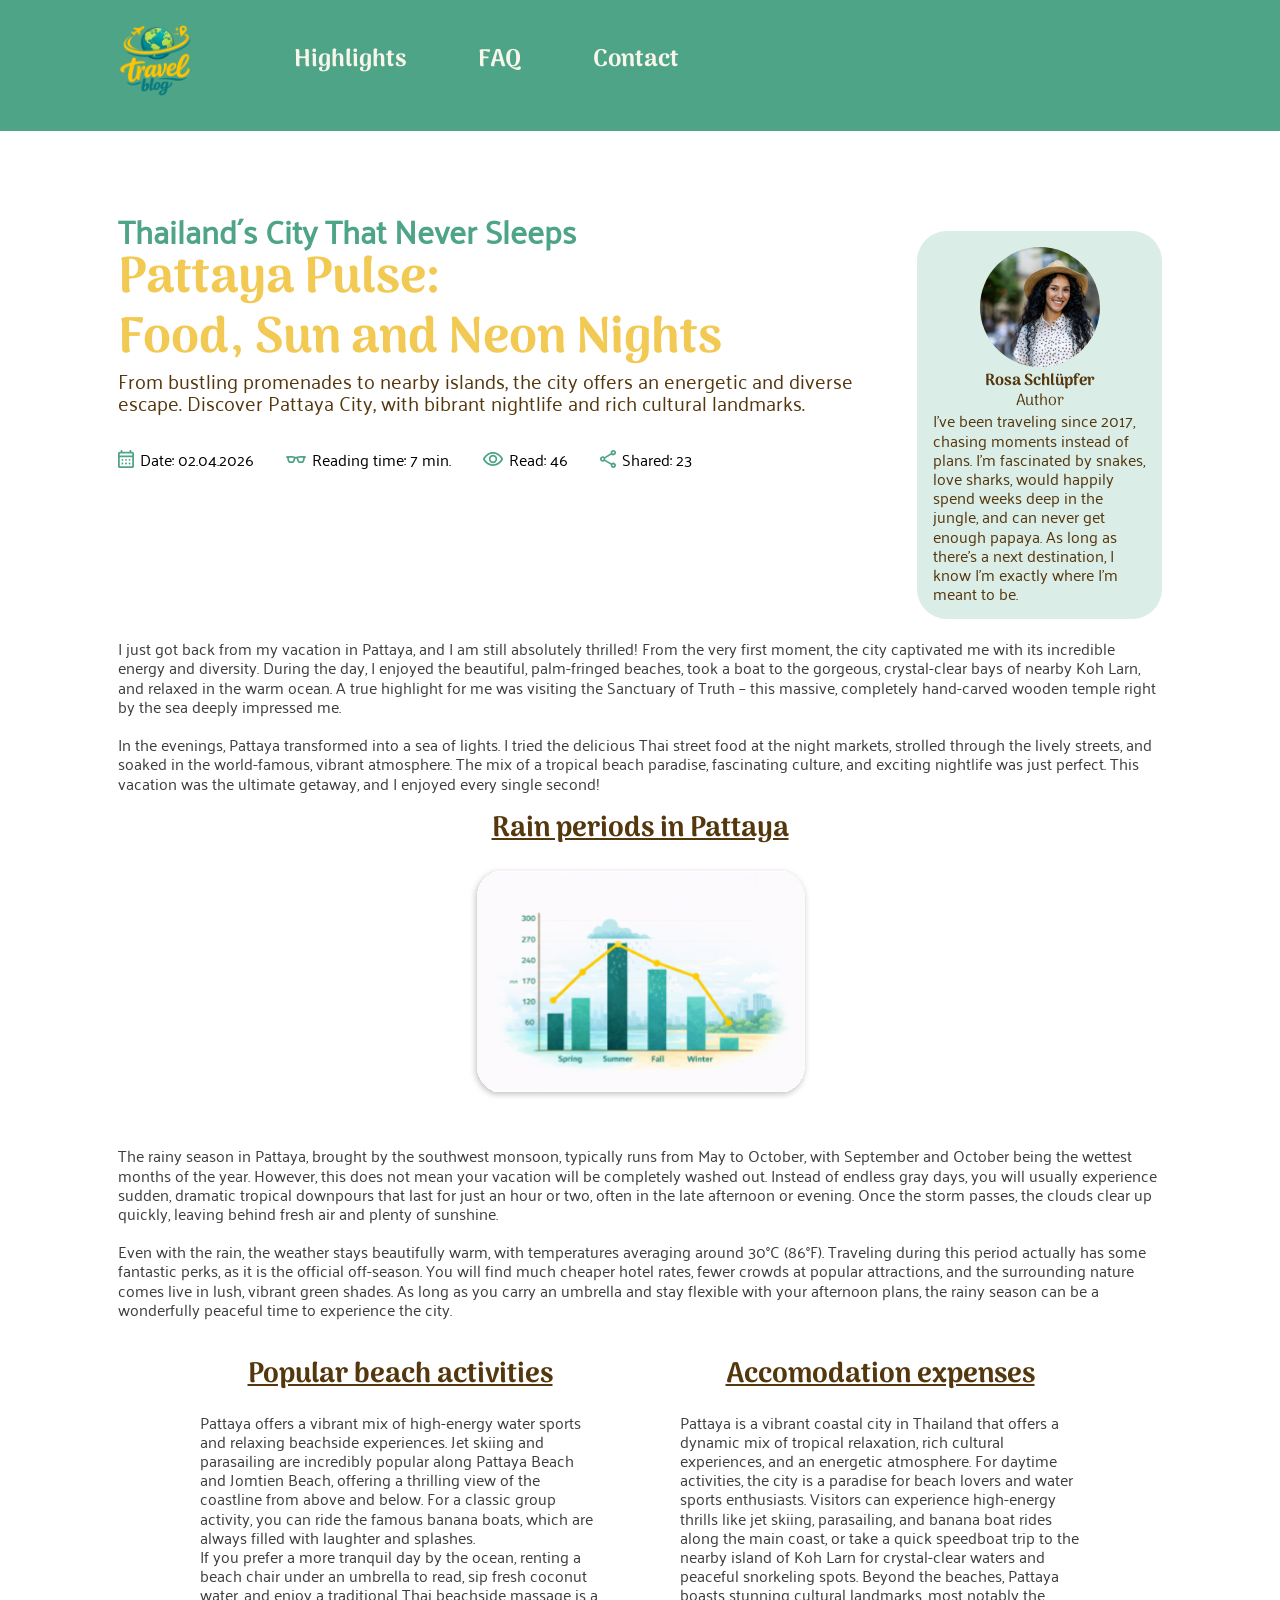
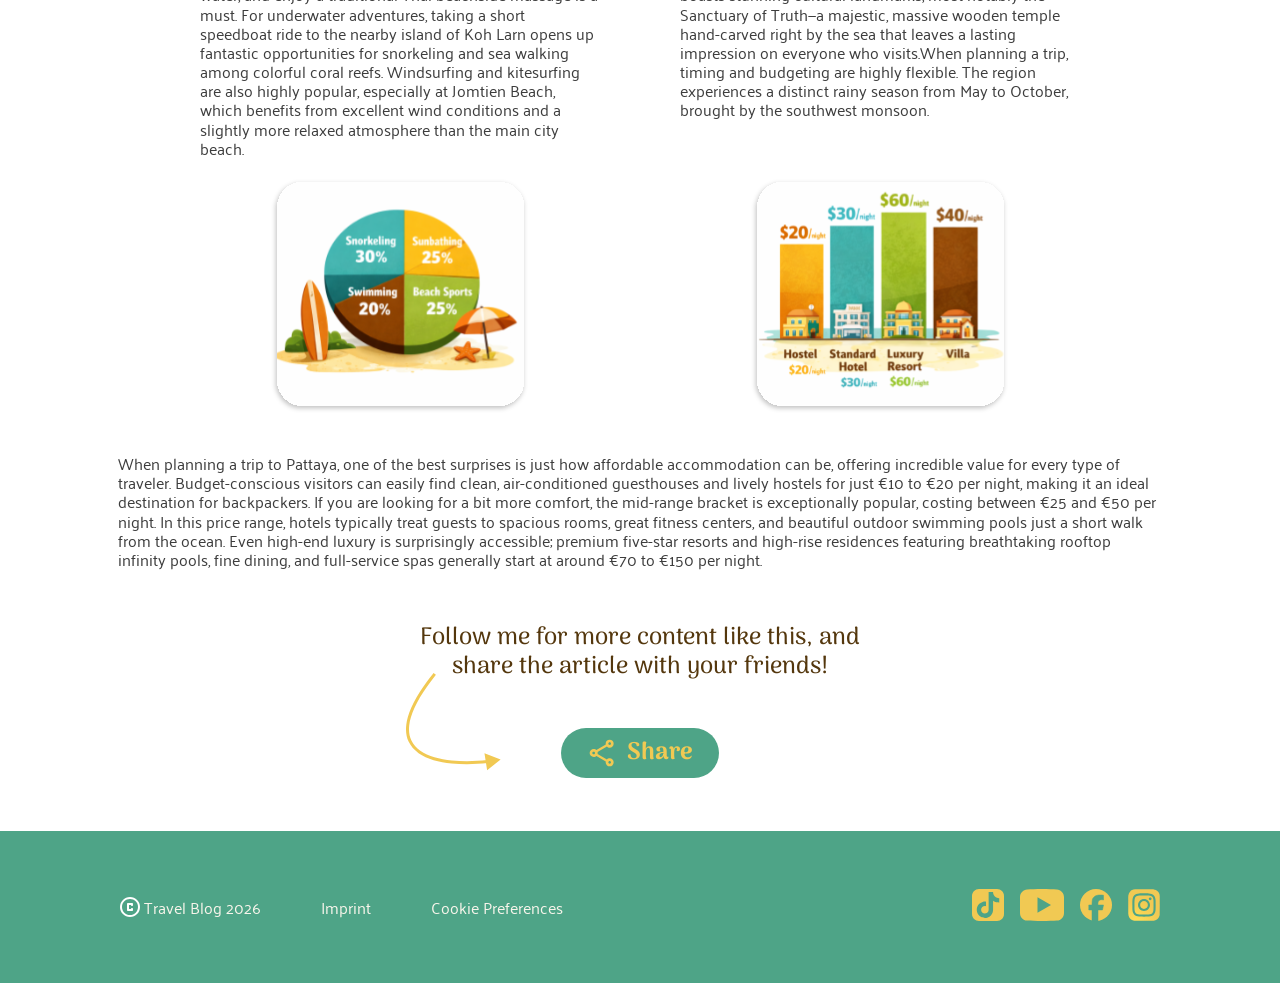
<file: article03-graph.html>
<!doctype html>
<html lang="de">
  <head>
    <meta charset="UTF-8" />
    <meta name="viewport" content="width=device-width, initial-scale=1.0" />
    <title>My Trip to Pattaya</title>
    <link rel="stylesheet" href="./style.css" />
    <link rel="icon" href="./images/icons/logo 03 1.svg" />
  </head>
  <body>
    <header>
      <div class="page-header-wrapper">
        <div class="page-header">
          <div class="header-logo">
            <a href="index.html"><img class="article03-media-logo" src="./images/icons/logo 03 1.svg" alt="image Logo" /></a>
          </div>
          <div class="header-nav">
            <a class="hover" href="index.html#highlight">Highlights</a>
            <a class="hover" href="index.html#faq">FAQ</a>
            <a class="hover" href="index.html#contact">Contact</a>
          </div>
        </div>
      </div>
    </header>
    <!-- Sektion 01 -->
    <main class="article03-sec-1-mainbox">
        <div class="article3-sec-1-main-config-graph">
            <div>
                <div>     
                    <span class="article3-sec-1-design-h2-graph">Thailand´s City That Never Sleeps</span>
                    <h1 class="article3-sec-1-design-h1-graph">Pattaya Pulse: <br> Food, Sun and Neon Nights </h1>
                    <p class="article3-sec-1-main-text">
                    From bustling promenades to nearby islands, the city offers an
                    energetic and diverse escape. Discover Pattaya City, with bibrant
                    nightlife and rich cultural landmarks.
                    </p>
                </div>
                <div class="article03-sec1-infobox-all">
                <div class="article03-sec1-infobox">
                  <div class="article3-sec-1-info">
                    <img class="article3-sec-1-info-img" src="./images/icons/calendar_month.svg" alt="Datum Blogeintrag">
                    <span class="article3-sec-1-info-distance">Date: 02.04.2026</span>
                  </div>
                  <div class="article3-sec-1-info">
                    <img class="article3-sec-1-info-img-glasses" src="./images/icons/eyeglasses.svg" alt="Lesezeit">
                    <span  class="article3-sec-1-info-distance">Reading time: 7 min.</span>
                  </div>
                  </div>
                  <div class="article03-sec1-infobox">
                  <div class="article3-sec-1-info">
                    <img class="article3-sec-1-info-img-eye" src="./images/icons/visibility.svg" alt="Lesezeit">
                    <span  class="article3-sec-1-info-distance">Read: 46</span>
                  </div>
                  <div class="article3-sec-1-info">
                    <img class="article3-sec-1-info-img" src="./images/icons/share.svg" alt="Teilen">
                    <span>Shared: 23</span>
                  </div>
                  </div>
                </div>
            </div>
            <div class="article3-sec-1-main-author-box">
                <div>
                    <img class="article3-sec-1-img-Tamara" src="./images/icons/author01.jpg" alt="Image Tamara Walker">
                </div>
                <div>
                <span class="article3-sec-1-text-color-main article3-sec-1-author-font article3-sec-1-text-size-author">Rosa Schlüpfer</span>
                </div>
                <div>
                <span class="article3-sec-1-text-color-main article3-sec-1-author-font">Author</span>
                </div>
                <p class="article3-sec-1-author-info-text article3-sec-1-text-color-main">                   
                    I've been traveling since 2017, chasing moments instead of plans. 
                    I'm fascinated by snakes, love sharks, would happily spend weeks deep in the jungle, and can never get enough papaya. As long as there's a next destination, 
                    I know I'm exactly where I'm meant to be.
                </p>
                </div>
            </div>
        </div>
        <div class="article3-sec-1-text-box">
          <p class="article3-sec-1-text">
            I just got back from my vacation in Pattaya, and I am still absolutely thrilled! From the very first moment, 
            the city captivated me with its incredible energy and diversity. 
            During the day, I enjoyed the beautiful, palm-fringed beaches, took a boat to the gorgeous, 
            crystal-clear bays of nearby Koh Larn, and relaxed in the warm ocean. 
            A true highlight for me was visiting the Sanctuary of Truth – this massive, 
            completely hand-carved wooden temple right by the sea deeply impressed me.
            <br> <br>
            In the evenings, Pattaya transformed into a sea of lights. I tried the delicious Thai street food 
            at the night markets, strolled through the lively streets, and soaked in the world-famous, vibrant atmosphere. 
            The mix of a tropical beach paradise, fascinating culture, and exciting nightlife was just perfect. 
            This vacation was the ultimate getaway, and I enjoyed every single second!
          </p>
        </div> 
    </main>    
    <!-- Sektion 02 -->
    <section class="article03-sec2-box">
      <div class="article03-sec2-style">
        <h2 class="article03-h2">Rain periods in Pattaya</h2>
        <div class="article03-sec2-img-box">
        <img class="article03-sec2-img" src="./images/icons/Article 03/graph_ Rain periods.svg" alt="Datendiagramm Regenpriode Pattaya">
        </div>
        <span class="article03-sec1-text ">
          The rainy season in Pattaya, brought by the southwest monsoon, typically runs from May to October, 
          with September and October being the wettest months of the year. However, this does not mean your vacation 
          will be completely washed out. Instead of endless gray days, you will usually experience sudden, dramatic tropical 
          downpours that last for just an hour or two, often in the late afternoon or evening. Once the storm passes, the clouds 
          clear up quickly, leaving behind fresh air and plenty of sunshine. 
          <br> <br>
          Even with the rain, the weather stays beautifully warm, with temperatures averaging around 30°C (86°F). 
          Traveling during this period actually has some fantastic perks, as it is the official off-season. 
          You will find much cheaper hotel rates, fewer crowds at popular attractions, and the surrounding nature comes live 
          in lush, vibrant green shades. As long as you carry an umbrella and stay flexible with your afternoon plans, the rainy 
          season can be a wonderfully peaceful time to experience the city.
        </span>
        </div>
    </section>
    <!-- Sektion 03 -->
     <section class="article03-sec3-show">
      <div class="article03-sec3">
        <div class="article03-sec3-display">
         <div class="article03-graph-box">
            <h2 class="article03-h2">Popular beach activities</h2>
            <div>
            <p class="article03-sec3-text">
              Pattaya offers a vibrant mix of high-energy water sports and relaxing beachside experiences. 
              Jet skiing and parasailing are incredibly popular along Pattaya Beach and Jomtien Beach, offering a 
              thrilling view of the coastline from above and below. For a classic group activity, you can ride the famous 
              banana boats, which are always filled with laughter and splashes.
              <br>
              If you prefer a more tranquil day by the ocean, renting a beach chair under an umbrella to read, 
              sip fresh coconut water, and enjoy a traditional Thai beachside massage is a must. 
              For underwater adventures, taking a short speedboat ride to the nearby island of Koh Larn opens 
              up fantastic opportunities for snorkeling and sea walking among colorful coral reefs. Windsurfing and 
              kitesurfing are also highly popular, especially at Jomtien Beach, which benefits from excellent wind 
              conditions and a slightly more relaxed atmosphere than the main city beach.
            </p>
            </div>
            <img class="article03-sec3-graph" src="./images/icons/Article 03/graph 01.svg" alt="Diagramm Strandaktivitäten">
          </div>
          <div class="article03-graph-box">
            <h2 class="article03-h2">Accomodation expenses</h2>
            <p class="article03-sec3-text">
              Pattaya is a vibrant coastal city in Thailand that offers a dynamic mix of tropical relaxation, 
              rich cultural experiences, and an energetic atmosphere. For daytime activities, the city is a paradise for 
              beach lovers and water sports enthusiasts. Visitors can experience high-energy thrills like jet skiing, parasailing, 
              and banana boat rides along the main coast, or take a quick speedboat trip to the nearby island of Koh Larn for 
              crystal-clear waters and peaceful snorkeling spots. Beyond the beaches, Pattaya boasts stunning cultural landmarks, 
              most notably the Sanctuary of Truth—a majestic, massive wooden temple hand-carved right by the sea that leaves 
              a lasting impression on everyone who visits.When planning a trip, timing and budgeting are highly flexible. 
              The region experiences a distinct rainy season from May to October, brought by the southwest monsoon. 
            </p>
            <img class="article03-sec3-graph" src="./images/icons/Article 03/Graph 02.svg" alt="Balkendiagramm Hotelpreise">
          </div>
        </div>
      </div>
      <div class="article03-sec3-longtextbox">
        <p class="article03-sec3-text">
          When planning a trip to Pattaya, one of the best surprises is just how affordable accommodation can be, 
          offering incredible value for every type of traveler. Budget-conscious visitors can easily find clean, 
          air-conditioned guesthouses and lively hostels for just €10 to €20 per night, making it an ideal destination for 
          backpackers. If you are looking for a bit more comfort, the mid-range bracket is exceptionally popular, costing between 
          €25 and €50 per night. In this price range, hotels typically treat guests to spacious rooms, great fitness centers, and 
          beautiful outdoor swimming pools just a short walk from the ocean. Even high-end luxury is surprisingly accessible; premium 
          five-star resorts and high-rise residences featuring breathtaking rooftop infinity pools, fine dining, and full-service 
          spas generally start at around €70 to €150 per night.
        </p>
      </div>
      </section>
      <!-- Sektion 04 -->
      <section class="article03-sec4-box">
        <div class="article03-sec4-innerbox">
          <p class="article03-sec4-text">Follow me for more content like this, and share the article with your friends!</p>
            <div class="article03-sec4-button-row">
              <button class="article03-sec4-button">
                <img class="article03-sec4-img" src="./images/icons/Article 03/Frame 438.svg" alt="Teilensymbol">
                <p>Share</p>
              </button>
              <div class="article03-sec4-focus-row">
                <div> 
                 <img class="article03-sec4-focus-img" src="./images/icons/share.svg" alt="Teilensymbol">
                </div>
                <div class="article03-sec4-link-focus">
                <a href="https://de.linkedin.com/">LinkedIn</a>
                <a href="https://www.whatsapp.com/?lang=de">WhatsApp</a>
                </div>
              </div>
            </div>
            <img class="article03-sec4-arrow" src="./images/icons/Article 03/Vector 12.svg" alt="Pfeil">
            <svg id="article03-sec4-arrow-small" class="article03-sec4-arrow-small" width="32" height="53" viewBox="0 0 32 53" fill="none"
                            xmlns="http://www.w3.org/2000/svg">
                            <path
                                d="M27.9586 0.432057L29.3951 5.26789e-05L30.2591 2.87294L28.8226 3.30495L28.3906 1.8685L27.9586 0.432057ZM31.5788 52.1134L14.2643 52.5724L22.5241 37.3482L31.5788 52.1134ZM28.3906 1.8685L28.8226 3.30495C18.1426 6.51689 11.4221 10.1099 7.52692 13.7455C3.69462 17.3224 2.62369 20.9013 3.11048 24.3353C3.61354 27.884 5.81622 31.5306 9.06148 35.0371C12.2872 38.5224 16.4195 41.7361 20.5331 44.4198L19.7135 45.6761L18.894 46.9324C14.6544 44.1666 10.3074 40.7999 6.85975 37.0748C3.43164 33.3708 0.766824 29.177 0.140177 24.7563C-0.502736 20.221 1.03443 15.7016 5.47993 11.5524C9.86253 7.46184 17.0895 3.70088 27.9586 0.432057L28.3906 1.8685Z"
                                fill="#F1C953" />
                        </svg>
        </div>
      </section>
    <footer>
              <div class="page-footer-wrapper">
            <div class="page-footer">
                <div class="footer-left">

                    <div class="footer-left-links">
                        <div class="travel-blog-copyright">
                            <img src="./images/icons/copyright.svg" alt="copyright logo">
                            <a href="index.html">Travel Blog 2026</a>
                        </div>
                        <a href="Impressum.html">Imprint</a>
                        <a href="cookie preferences.html">Cookie Preferences</a>
                    </div>
                </div>
                <div class="footer-right">
                    <a href="https://www.tiktok.com/de-DE/"><img src="./images/icons/Tiktok_icon 1.svg" alt="Tiktok_icon"></a>
                    <a href="https://www.youtube.de"><img src="./images/icons/youtube.svg" alt="youtube"></a>
                    <a href="https://www.facebook.de"><img src="./images/icons/facebook.svg" alt="facebook"></a>
                    <a href="https://www.instagram.de"><img src="./images/icons/Instagram_logo_2016 1.svg" alt="Instagram"></a>
                </div>
            </div>
        </div>
    </footer>
    <div class="article03-footer-mobile">
            <a href="index.html"><img src="./images/icons/Article 03/Home.svg" alt="Homebutton"></a>
            <a href="index.html#highlight"><img src="./images/icons/Article 03/rocket_launch.svg" alt="Highlights"></a>
            <a href="index.html#faq"><img src="./images/icons/Article 03/live_help.svg" alt="Hilfe"></a>
            <a href="index.html#contact"><img src="./images/icons/Article 03/person_pin.svg" alt="Nachricht"></a>
          </div>
  </body>
</html>
</file>
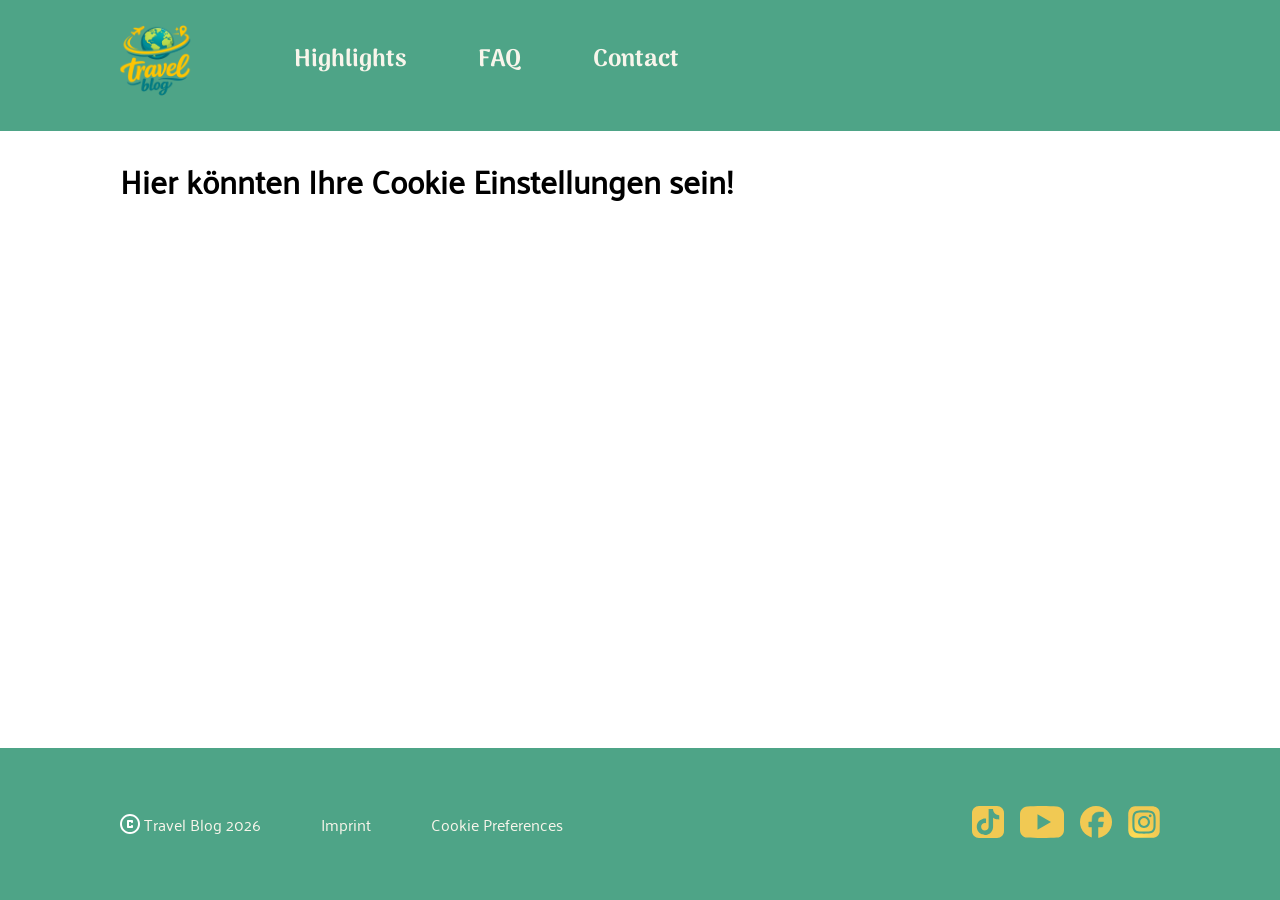
<file: cookie preferences.html>
<!doctype html>
<html lang="de">
  <head>
    <meta charset="UTF-8" />
    <meta name="viewport" content="width=device-width, initial-scale=1.0" />
    <title>Cookies</title>
    <link rel="stylesheet" href="./style.css" />
    <link rel="icon" href="./images/icons/logo 03 1.svg" />
  </head>
<body>
    <header class="cookieone">
      <div class="page-header-wrapper">
        <div class="page-header">
<div class="header-logo">
            <a href="index.html"><img class="article03-media-logo" src="./images/icons/logo 03 1.svg" alt="image Logo" /></a>
          </div>
          <div class="header-nav">
            <a class="hover" href="index.html#highlight">Highlights</a>
            <a class="hover" href="index.html#faq">FAQ</a>
            <a class="hover" href="index.html#contact">Contact</a>
          </div>
        </div>
      </div>
    </header>
    <main>
      <h1 class="Imp-Style">Hier könnten Ihre Cookie Einstellungen sein!</h1>
   </main>
        
        <footer>
      <div class="page-footer-wrapper">
        <div class="page-footer">
          <div class="footer-left">
            <img src="./images/icons/copyright.svg" alt="copyright logo" />
            <div class="footer-left-links">
              <a href="index.html">Travel Blog 2026</a>
              <a href="Impressum.html">Imprint</a>
              <a href="cookie preferences.html">Cookie Preferences</a>
            </div>
          </div>
          <div class="footer-right">
            <a href="https://tiktok.com"><img src="./images/icons/Tiktok_icon 1.svg" alt="Tiktok_icon"/></a>
            <a href="https://youtube.com"><img src="./images/icons/youtube.svg" alt="youtube"/></a>
            <a href="https://facebook.com"><img src="./images/icons/facebook.svg" alt="facebook"/></a>
            <a href="https://instagram.com"><img src="./images/icons/Instagram_logo_2016 1.svg" alt="Instagram"/></a>
          </div>
        </div>
      </div>
    </footer>
</body>
</html>
</file>
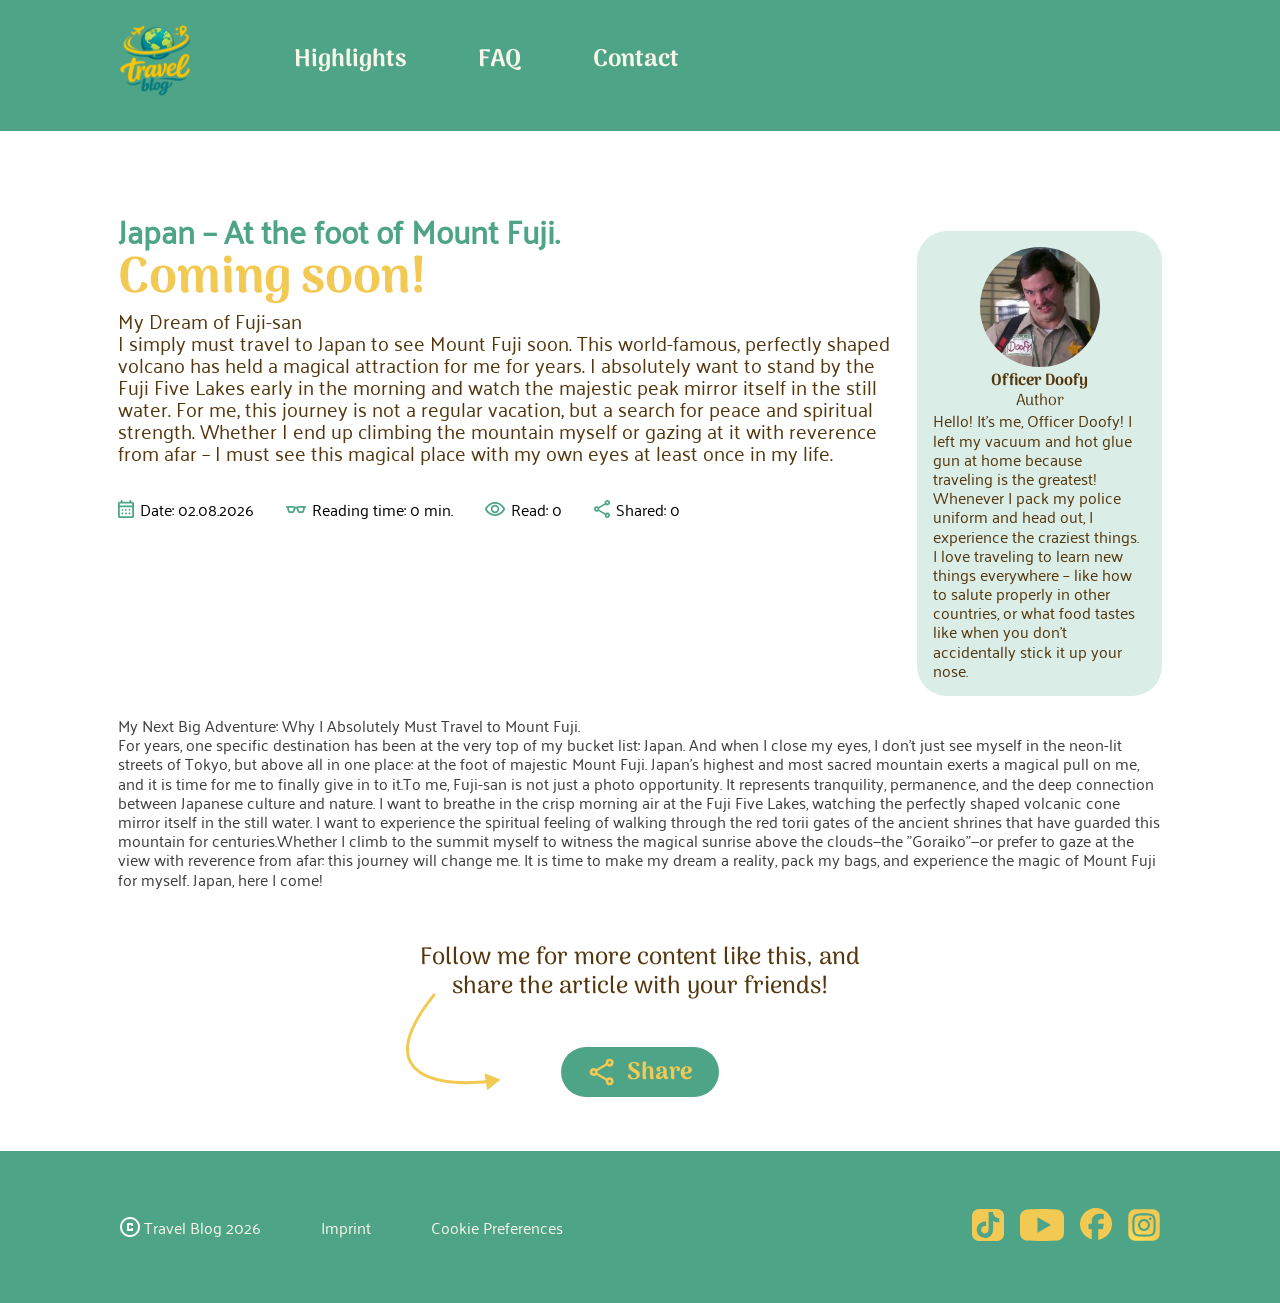
<file: futji.html>
<!doctype html>
<html lang="de">
  <head>
    <meta charset="UTF-8" />
    <meta name="viewport" content="width=device-width, initial-scale=1.0" />
    <title>My Trip to Japan</title>
    <link rel="stylesheet" href="./style.css" />
    <link rel="icon" href="./images/icons/logo 03 1.svg" />
  </head>
  <body>
    <header>
      <div class="page-header-wrapper">
        <div class="page-header">
          <div class="header-logo">
            <a href="index.html"><img class="article03-media-logo" src="./images/icons/logo 03 1.svg" alt="image Logo" /></a>
          </div>
          <div class="header-nav">
            <a class="hover" href="index.html#highlight">Highlights</a>
            <a class="hover" href="index.html#faq">FAQ</a>
            <a class="hover" href="index.html#contact">Contact</a>
          </div>
        </div>
      </div>
    </header>
    <!-- Sektion 01 -->
    <main class="article03-sec-1-mainbox">
        <div class="article3-sec-1-main-config-graph">
            <div>
                <div>     
                    <span class="article3-sec-1-design-h2-graph">Japan – At the foot of Mount Fuji.</span>
                    <h1 class="article3-sec-1-design-h1-graph">Coming soon! <br> </h1>
                    <p class="article3-sec-1-main-text">
                    My Dream of Fuji-san <br> 
                    I simply must travel to Japan to see Mount Fuji soon. This world-famous, perfectly shaped volcano has held a magical attraction for me for years. I absolutely want to stand by the Fuji Five Lakes early in the morning and watch the majestic peak mirror itself in the still water. For me, this journey is not a regular vacation, but a search for peace and spiritual strength. Whether I end up climbing the mountain myself or gazing at it with reverence from afar – I must see this magical place with my own eyes at least once in my life.
                    </p>
                </div>
                <div class="article03-sec1-infobox-all">
                <div class="article03-sec1-infobox">
                  <div class="article3-sec-1-info">
                    <img class="article3-sec-1-info-img" src="./images/icons/calendar_month.svg" alt="Datum Blogeintrag">
                    <span class="article3-sec-1-info-distance">Date: 02.08.2026</span>
                  </div>
                  <div class="article3-sec-1-info">
                    <img class="article3-sec-1-info-img-glasses" src="./images/icons/eyeglasses.svg" alt="Lesezeit">
                    <span  class="article3-sec-1-info-distance">Reading time: 0 min.</span>
                  </div>
                  </div>
                  <div class="article03-sec1-infobox">
                  <div class="article3-sec-1-info">
                    <img class="article3-sec-1-info-img-eye" src="./images/icons/visibility.svg" alt="Lesezeit">
                    <span  class="article3-sec-1-info-distance">Read: 0</span>
                  </div>
                  <div class="article3-sec-1-info">
                    <img class="article3-sec-1-info-img" src="./images/icons/share.svg" alt="Teilen">
                    <span>Shared: 0</span>
                  </div>
                  </div>
                </div>
            </div>
            <div class="article3-sec-1-main-author-box">
                <div>
                    <img class="article3-sec-1-img-Tamara" src="./images/icons/doofy.png" alt="Image Doofy">
                </div>
                <div>
                <span class="article3-sec-1-text-color-main article3-sec-1-author-font article3-sec-1-text-size-author">Officer Doofy</span>
                </div>
                <div>
                <span class="article3-sec-1-text-color-main article3-sec-1-author-font">Author</span>
                </div>
                <p class="article3-sec-1-author-info-text article3-sec-1-text-color-main">                   
                Hello! It’s me, Officer Doofy! I left my vacuum and hot glue gun at home because traveling is the greatest! Whenever I pack my police uniform and head out, I experience the craziest things. I love traveling to learn new things everywhere – like how to salute properly in other countries, or what food tastes like when you don’t accidentally stick it up your nose.
                </p>
                </div>
            </div>
        </div>
        <div class="article3-sec-1-text-box">
          <p class="article3-sec-1-text">
            My Next Big Adventure: Why I Absolutely Must Travel to Mount Fuji. <br>
            For years, one specific destination has been at the very top of my bucket list: Japan. And when I close my eyes, I don’t just see myself in the neon-lit streets of Tokyo, but above all in one place: at the foot of majestic Mount Fuji. Japan’s highest and most sacred mountain exerts a magical pull on me, and it is time for me to finally give in to it.To me, Fuji-san is not just a photo opportunity. It represents tranquility, permanence, and the deep connection between Japanese culture and nature. I want to breathe in the crisp morning air at the Fuji Five Lakes, watching the perfectly shaped volcanic cone mirror itself in the still water. I want to experience the spiritual feeling of walking through the red torii gates of the ancient shrines that have guarded this mountain for centuries.Whether I climb to the summit myself to witness the magical sunrise above the clouds—the "Goraiko"—or prefer to gaze at the view with reverence from afar: this journey will change me. It is time to make my dream a reality, pack my bags, and experience the magic of Mount Fuji for myself. Japan, here I come!
          </p>
        </div> 
    </main>    
    
      <!-- Sektion 04 -->
      <section class="article03-sec4-box">
        <div class="article03-sec4-innerbox">
          <p class="article03-sec4-text">Follow me for more content like this, and share the article with your friends!</p>
            <div class="article03-sec4-button-row">
              <button class="article03-sec4-button">
                <img class="article03-sec4-img" src="./images/icons/Article 03/Frame 438.svg" alt="Teilensymbol">
                <p>Share</p>
              </button>
              <div class="article03-sec4-focus-row">
                <div> 
                 <img class="article03-sec4-focus-img" src="./images/icons/share.svg" alt="Teilensymbol">
                </div>
                <div class="article03-sec4-link-focus">
                <a href="https://de.linkedin.com/" target="_blank">LinkedIn</a>
                <a href="https://www.whatsapp.com/?lang=de" target="_blank">WhatsApp</a>
                </div>
              </div>
            </div>
            <img class="article03-sec4-arrow" src="./images/icons/Article 03/Vector 12.svg" alt="Pfeil">
        </div>
      </section>
    <footer>
              <div class="page-footer-wrapper">
            <div class="page-footer">
                <div class="footer-left">

                    <div class="footer-left-links">
                        <div class="travel-blog-copyright">
                            <img src="./images/icons/copyright.svg" alt="copyright logo">
                            <a href="index.html">Travel Blog 2026</a>
                        </div>
                        <a href="Impressum.html">Imprint</a>
                        <a href="cookie preferences.html">Cookie Preferences</a>
                    </div>
                </div>
                <div class="footer-right">
                    <a href="https://www.tiktok.com/de-DE/"><img src="./images/icons/Tiktok_icon 1.svg" alt="Tiktok_icon"></a>
                    <a href="https://www.youtube.de"><img src="./images/icons/youtube.svg" alt="youtube"></a>
                    <a href="https://www.facebook.de"><img src="./images/icons/facebook.svg" alt="facebook"></a>
                    <a href="https://www.instagram.de"><img src="./images/icons/Instagram_logo_2016 1.svg" alt="Instagram"></a>
                </div>
            </div>
        </div>
    </footer>
    <div class="article03-footer-mobile">
            <a href="index.html"><img src="./images/icons/Article 03/Home.svg" alt="Homebutton"></a>
            <a href="index.html#highlight"><img src="./images/icons/Article 03/rocket_launch.svg" alt="Highlights"></a>
            <a href="index.html#faq"><img src="./images/icons/Article 03/live_help.svg" alt="Hilfe"></a>
            <a href="index.html#contact"><img src="./images/icons/Article 03/person_pin.svg" alt="Nachricht"></a>
          </div>
  </body>
</html>
</file>
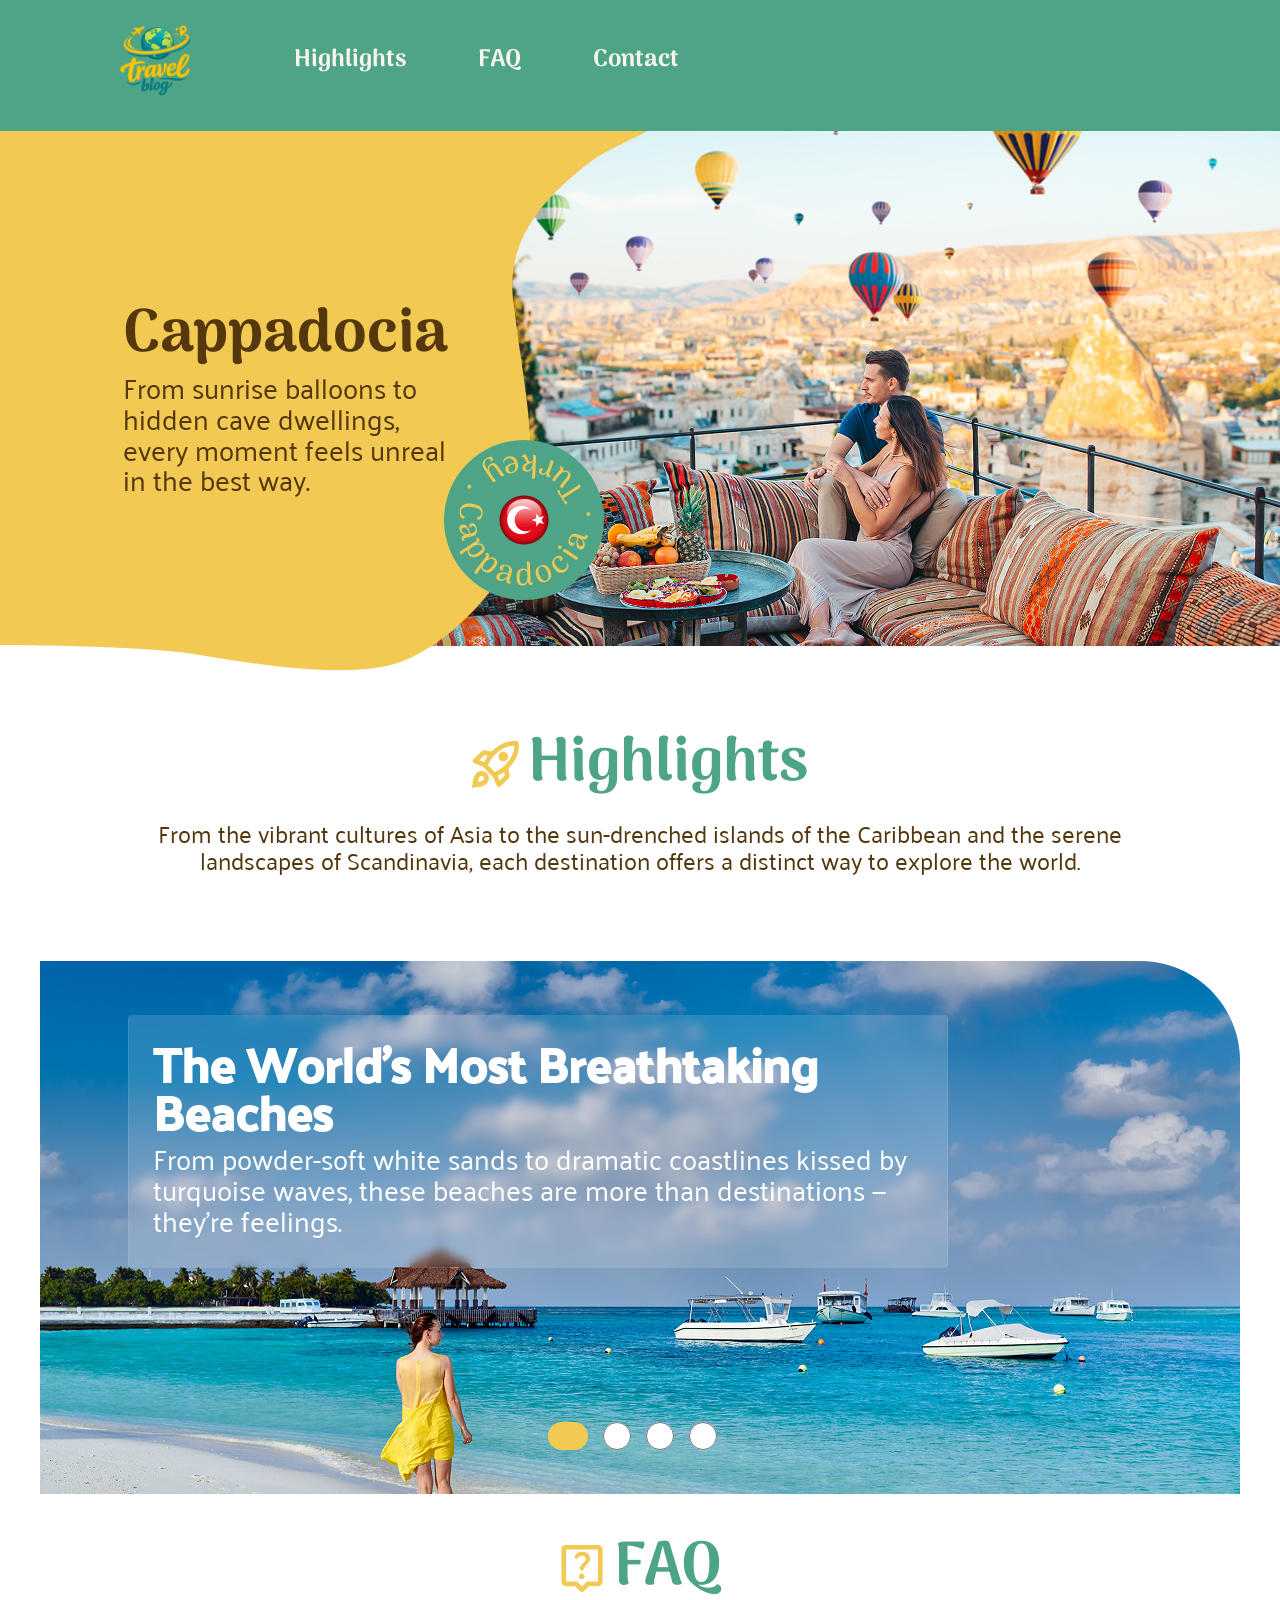
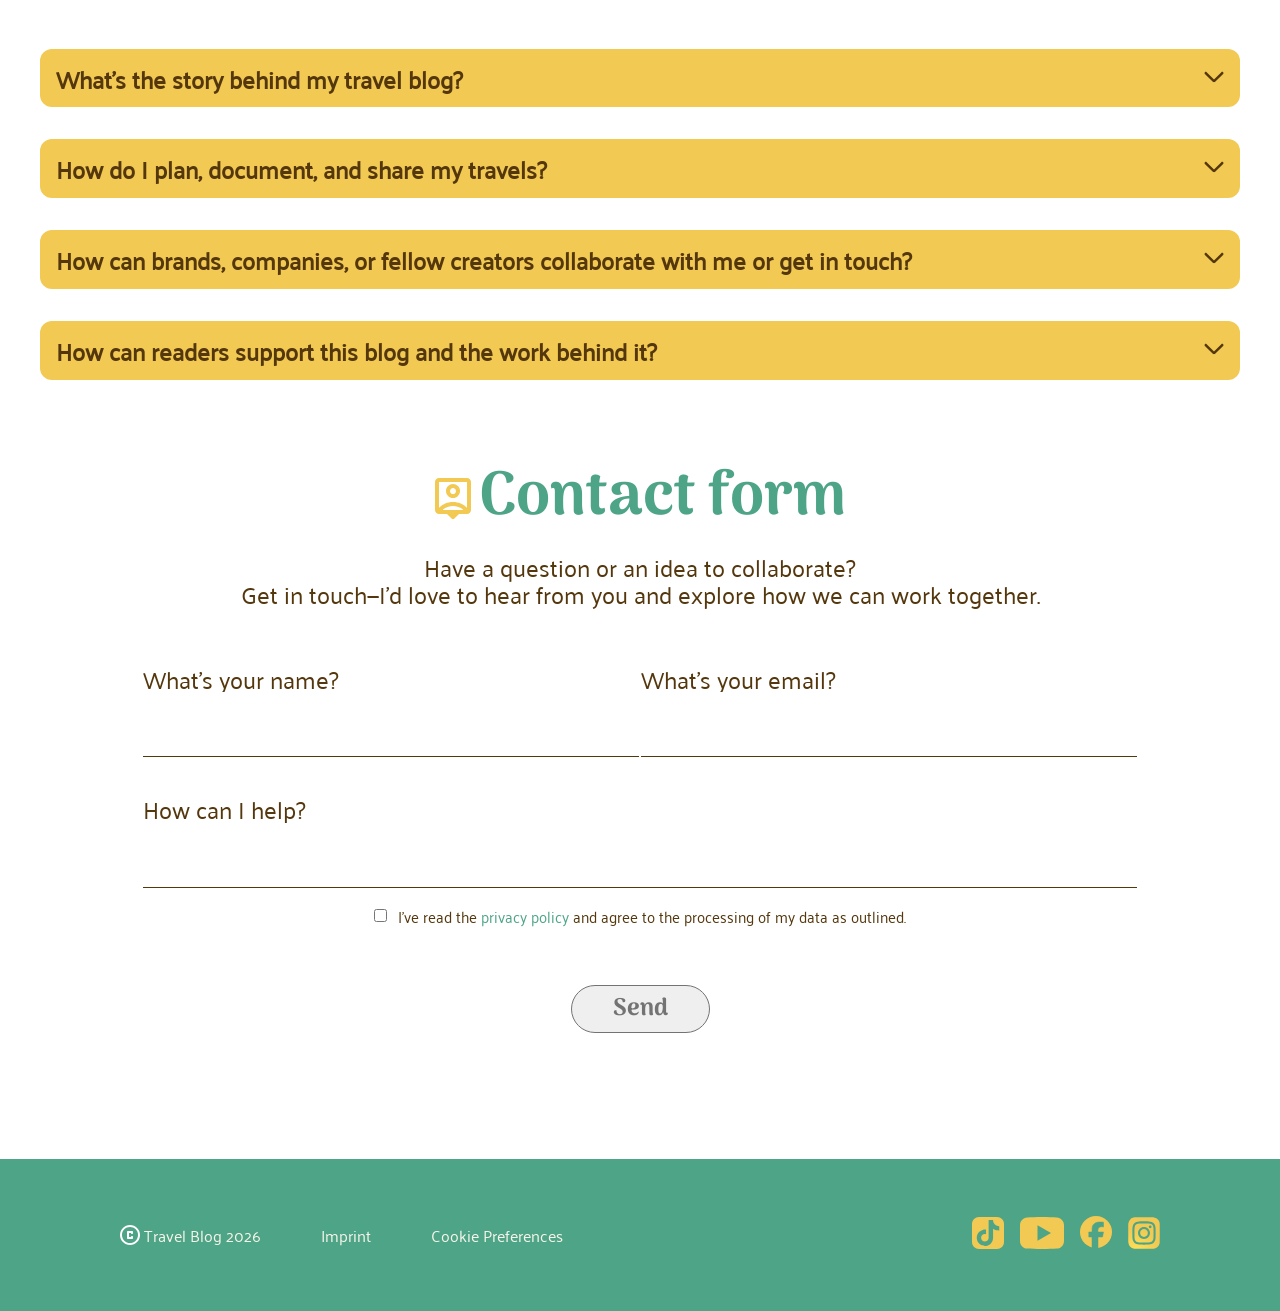
<file: home.html>
<!DOCTYPE html>
<html lang="en">

<head>
    <meta charset="UTF-8">
    <meta name="viewport" content="width=device-width, initial-scale=1.0">
    <title>My Blog</title>
    <link rel="stylesheet" href="style.css">
    <link rel="icon" href="./images/icons/logo 03 1.svg" />

</head>

<body>

    <header>
        <div class="page-header-wrapper">
            <div class="page-header">
                <div class="header-logo">
                    <a href="home.html"><img class="article03-media-logo" src="./images/icons/logo 03 1.svg"
                            alt="image Logo" /></a>
                </div>
                <div class="header-nav">
                    <a class="hover" href="#highlight">Highlights</a>
                    <a class="hover" href="#faq">FAQ</a>
                    <a class="hover" href="#contact">Contact</a>
                </div>
            </div>
        </div>
    </header>


    <main id="home-main">
        <div class="home-landing-section-wrapper">
            <div class="home-landing-section">
                <div class="home-landing-section-left">
                    <div class="home-landing-section-left-insideIMG">
                        <img src="./images/Vector 16 (1).png" alt="yellow-background">
                        <div class="home-landing-section-left-text">
                            <h1>Cappadocia</h1>
                            <p>From sunrise balloons to hidden cave dwellings, every moment feels
                                unreal in the best way.</p>
                        </div>

                        <div class="home-cappadocia-turkey-animation">
                            <svg class="home-green-background" width="160" height="160" viewBox="0 0 160 160"
                                fill="none" xmlns="http://www.w3.org/2000/svg">
                                <circle cx="80" cy="80" r="80" fill="#4EA487" />
                            </svg>
                            <div class="home-cappadocia-and-turkeyFlag">
                                <svg class="home-cappadocia-text-circle" width="133" height="132" viewBox="0 0 133 132"
                                    fill="none" xmlns="http://www.w3.org/2000/svg">
                                    <path
                                        d="M4.91773 64.6513C4.34566 64.5841 3.82901 64.3194 3.36777 63.8571C2.90653 63.3948 2.53687 62.793 2.25877 62.0515C1.97819 61.3312 1.78296 60.5242 1.67309 59.6307C1.56321 58.7371 1.563 57.8242 1.67247 56.8919C1.98594 54.2222 3.21622 52.2509 5.36332 50.978C7.51042 49.705 10.4273 49.285 14.114 49.7178C17.8006 50.1507 20.5397 51.2456 22.331 53.0025C24.1198 54.7806 24.8538 57.0362 24.5329 59.7694C24.4334 60.617 24.2528 61.4227 23.9913 62.1868C23.7297 62.9508 23.4158 63.6121 23.0495 64.1705C22.6807 64.7501 22.2752 65.1858 21.8328 65.4775C21.3879 65.7904 20.9218 65.9183 20.4345 65.8611C20.0108 65.8113 19.6424 65.564 19.3295 65.1191C19.0378 64.6768 18.9566 64.0873 19.0861 63.3507C20.3349 63.3255 21.3088 62.9888 22.0078 62.3405C22.7255 61.716 23.1528 60.821 23.2897 59.6557C23.5036 57.8335 22.8072 56.3556 21.2005 55.2218C19.6149 54.0905 17.1271 53.3258 13.7371 52.9278C10.347 52.5297 7.74041 52.6855 5.91722 53.395C4.11274 54.1283 3.10476 55.3954 2.89329 57.1963C2.80373 57.9591 2.88054 58.677 3.12372 59.3499C3.36442 60.044 3.77646 60.6509 4.35985 61.1705C4.96194 61.7137 5.72975 62.1261 6.6633 62.4075C6.65841 62.8151 6.59244 63.194 6.4654 63.5442C6.33835 63.8945 6.14461 64.1724 5.88418 64.3781C5.64245 64.6075 5.3203 64.6986 4.91773 64.6513ZM3.65287 84.8681C3.43394 83.9334 3.58804 83.1414 4.11517 82.4921C4.64718 81.8635 5.64017 81.3789 7.09415 81.0384L9.58668 80.4545L9.48339 81.136C8.18005 81.0908 6.95998 80.8397 5.82318 80.383C4.70715 79.9213 3.75683 79.2784 2.9722 78.4543C2.20835 77.6253 1.69263 76.6397 1.42504 75.4972C1.14285 74.2925 1.241 73.2616 1.71948 72.4046C2.21874 71.5427 3.0188 70.9828 4.11967 70.7249C5.01283 70.5157 5.84527 70.5618 6.61698 70.863C7.39356 71.1851 8.10277 71.6872 8.74462 72.3695C9.38646 73.0518 9.9543 73.839 10.4481 74.7312C10.881 75.5501 11.2435 76.3964 11.5358 77.2701C11.8281 78.1438 12.049 78.9466 12.1985 79.6784L12.9774 79.496C14.7637 79.0776 16.0378 78.4833 16.7996 77.7133C17.5822 76.9384 17.8153 75.8759 17.4991 74.5258C17.3872 74.048 17.2026 73.5873 16.9453 73.1437C16.6928 72.7207 16.3432 72.3973 15.8963 72.1733C15.4751 71.9652 14.9426 71.9366 14.2986 72.0874C13.904 72.1799 13.5001 72.3731 13.0869 72.667C12.6994 72.9769 12.4681 73.3926 12.393 73.9142C12.0951 73.7648 11.8602 73.5569 11.6882 73.2905C11.537 73.0191 11.4249 72.7277 11.352 72.4161C11.1719 71.6476 11.3088 70.9691 11.7626 70.3808C12.242 69.8084 12.8348 69.4395 13.5411 69.274C14.7666 68.987 15.8302 69.3185 16.732 70.2685C17.6337 71.2186 18.3035 72.6283 18.7414 74.4977C19.2523 76.6787 19.0765 78.407 18.214 79.6826C17.3772 80.9742 15.806 81.89 13.5004 82.43L7.45596 83.8458C6.35509 84.1037 5.88979 84.5961 6.06008 85.3231C6.09414 85.4685 6.1746 85.6249 6.30147 85.7924C6.45398 85.9758 6.64869 86.1055 6.88559 86.1815C6.72784 86.3499 6.56036 86.4768 6.38315 86.5621C6.23158 86.6633 6.07271 86.7334 5.90654 86.7723C5.42881 86.8842 4.97268 86.761 4.53817 86.4026C4.10366 86.0443 3.80856 85.5328 3.65287 84.8681ZM3.67056 76.3845C3.8227 76.9405 4.13548 77.4807 4.60891 78.0052C5.10311 78.5249 5.6994 78.9658 6.39775 79.3281C7.09611 79.6904 7.85566 79.9397 8.6764 80.0762C9.49714 80.2126 10.3254 80.1939 11.1611 80.02C11.0699 79.5374 10.9379 79.0206 10.765 78.4695C10.6178 77.9343 10.4289 77.4088 10.1986 76.8931C9.9731 76.3982 9.71824 75.9649 9.43399 75.5932C8.92295 74.8146 8.33106 74.2521 7.65834 73.9057C6.98562 73.5594 6.25461 73.4786 5.4653 73.6635C4.86294 73.8046 4.35143 74.0997 3.93076 74.5488C3.53087 74.993 3.44414 75.6049 3.67056 76.3845ZM25.7489 92.0752C26.3642 93.0238 26.6634 93.9359 26.6465 94.8114C26.6474 95.6753 26.436 96.4863 26.0123 97.2443C25.5885 98.0023 25.0235 98.6993 24.3173 99.3354C23.6406 99.9778 22.9263 100.543 22.1746 101.03C19.7047 102.632 17.4588 103.365 15.4368 103.227C13.4264 103.107 11.8466 102.161 10.6973 100.389C10.1168 99.494 9.80239 98.6172 9.75403 97.7586C9.71727 96.9179 9.92503 96.1602 10.3773 95.4854L7.53155 97.3312C7.1557 97.575 6.71405 97.8742 6.20662 98.2288C5.7108 98.6013 5.22079 98.9827 4.73657 99.373C4.24607 99.7929 3.84192 100.169 3.52411 100.503C3.34707 100.465 3.11464 100.362 2.82682 100.192C2.53272 100.052 2.27538 99.8125 2.0548 99.4724C1.78779 99.0608 1.69249 98.6394 1.76893 98.2084C1.82746 97.7891 2.0536 97.4517 2.44736 97.1963L17.848 87.2449C18.3492 86.9199 18.6634 86.6398 18.7906 86.4047C18.9357 86.158 18.9154 85.8915 18.7296 85.6051C18.6716 85.5156 18.5782 85.4109 18.4496 85.2909C18.3209 85.1709 18.138 85.1243 17.901 85.1509C17.9924 84.939 18.1013 84.754 18.2275 84.5958C18.3538 84.4376 18.4795 84.3179 18.6048 84.2366C18.9986 83.9812 19.4252 83.9333 19.8848 84.093C20.3443 84.2526 20.7366 84.583 21.0617 85.0841C21.5957 85.9074 21.6477 86.7128 21.2177 87.5003C20.8171 88.2941 20.0441 89.0625 18.8987 89.8055L16.6435 91.2683L16.0725 90.7996C17.0728 90.3033 18.0359 89.9456 18.9618 89.7264C19.9171 89.5136 20.8026 89.4478 21.6182 89.5291C22.4632 89.6166 23.2353 89.866 23.9342 90.2772C24.6332 90.6884 25.2381 91.2877 25.7489 92.0752ZM23.8638 92.3444C23.4575 91.718 22.9039 91.2761 22.203 91.0187C21.5137 90.7793 20.7276 90.7043 19.8448 90.7938C18.9915 90.8895 18.0862 91.1208 17.1289 91.4874C16.2012 91.8604 15.2809 92.3429 14.3681 92.935C13.7237 93.3529 13.1442 93.7923 12.6296 94.2533C12.1328 94.7027 11.7393 95.1741 11.449 95.6675C11.1883 96.1672 11.0693 96.6894 11.092 97.234C11.1147 97.7787 11.3177 98.3464 11.7008 98.937C12.4902 100.154 13.6192 100.719 15.0878 100.631C16.5743 100.531 18.3735 99.7961 20.4855 98.4262C21.1298 98.0083 21.733 97.5662 22.2951 97.0999C22.8867 96.6399 23.3603 96.1547 23.7158 95.6444C24.1009 95.1403 24.3205 94.6164 24.3747 94.0727C24.4288 93.529 24.2586 92.9529 23.8638 92.3444ZM37.0927 104.389C37.9931 105.072 38.5837 105.829 38.8645 106.659C39.1582 107.471 39.2342 108.306 39.0924 109.162C38.9506 110.019 38.6553 110.866 38.2065 111.704C37.7875 112.538 37.307 113.312 36.7651 114.025C34.9843 116.369 33.1195 117.819 31.1704 118.375C29.2384 118.944 27.4315 118.589 25.7496 117.312C24.9002 116.666 24.3073 115.948 23.9707 115.157C23.6512 114.378 23.5899 113.595 23.7867 112.807L21.735 115.508C21.464 115.865 21.1499 116.296 20.7926 116.801C20.4524 117.32 20.1207 117.845 19.7974 118.376C19.4783 118.937 19.2257 119.429 19.0396 119.85C18.8603 119.874 18.6065 119.856 18.2783 119.794C17.9543 119.762 17.6308 119.624 17.3081 119.379C16.9173 119.082 16.6849 118.718 16.6107 118.286C16.5236 117.872 16.622 117.478 16.9059 117.104L28.0223 102.522C28.3836 102.046 28.5843 101.676 28.6243 101.412C28.6772 101.131 28.5677 100.887 28.2959 100.68C28.211 100.616 28.0877 100.549 27.926 100.48C27.7642 100.41 27.5764 100.429 27.3624 100.534C27.3766 100.304 27.4163 100.093 27.4815 99.901C27.5466 99.7094 27.6244 99.5541 27.7147 99.4352C27.9986 99.0615 28.3838 98.8718 28.8702 98.8663C29.3567 98.8607 29.8377 99.0386 30.3134 99.3999C31.0948 99.9935 31.4167 100.734 31.2791 101.62C31.1713 102.503 30.7045 103.488 29.8786 104.575L28.2527 106.715L27.5566 106.468C28.3295 105.662 29.1144 104.999 29.9112 104.479C30.7379 103.955 31.5486 103.593 32.3435 103.393C33.1682 103.189 33.979 103.162 34.776 103.312C35.573 103.462 36.3452 103.821 37.0927 104.389ZM35.4104 105.281C34.8158 104.829 34.1452 104.601 33.3985 104.596C32.6689 104.605 31.9039 104.801 31.1037 105.184C30.3334 105.563 29.56 106.088 28.7837 106.757C28.0372 107.422 27.3349 108.188 26.6768 109.055C26.2123 109.666 25.816 110.276 25.488 110.884C25.173 111.475 24.9625 112.052 24.8567 112.615C24.7807 113.173 24.8457 113.705 25.0517 114.21C25.2577 114.714 25.641 115.18 26.2016 115.605C27.3568 116.483 28.6104 116.631 29.9622 116.051C31.3269 115.453 32.7706 114.152 34.2933 112.148C34.7578 111.536 35.1755 110.916 35.5463 110.286C35.9469 109.653 36.228 109.036 36.3896 108.436C36.581 107.831 36.6101 107.264 36.4768 106.734C36.3435 106.204 35.988 105.719 35.4104 105.281ZM50.4115 129.524C49.4958 129.235 48.8932 128.699 48.6036 127.914C48.3344 127.136 48.4242 126.035 48.8729 124.61L49.6422 122.169L50.1757 122.605C49.4719 123.703 48.6336 124.624 47.6609 125.369C46.6945 126.094 45.6568 126.583 44.5477 126.837C43.4451 127.072 42.3342 127.012 41.2151 126.66C40.0349 126.288 39.1983 125.678 38.7053 124.829C38.2186 123.96 38.1452 122.986 38.485 121.908C38.7606 121.033 39.2249 120.34 39.8776 119.83C40.5508 119.326 41.3445 118.973 42.2587 118.769C43.1729 118.565 44.1397 118.478 45.159 118.508C46.0841 118.554 46.997 118.673 47.8976 118.868C48.7981 119.062 49.6013 119.282 50.307 119.526L50.5474 118.763C51.0988 117.013 51.2376 115.614 50.9639 114.566C50.6966 113.498 49.9017 112.755 48.5791 112.339C48.1111 112.191 47.6207 112.115 47.1078 112.11C46.6153 112.111 46.1588 112.247 45.7382 112.517C45.3443 112.773 45.048 113.217 44.8493 113.848C44.7275 114.234 44.6876 114.68 44.7297 115.186C44.7985 115.677 45.0381 116.088 45.4484 116.418C45.168 116.599 44.8693 116.695 44.5524 116.707C44.2419 116.698 43.934 116.646 43.6288 116.55C42.876 116.313 42.3623 115.849 42.0877 115.158C41.84 114.454 41.825 113.756 42.043 113.064C42.4213 111.864 43.249 111.118 44.5261 110.827C45.8033 110.536 47.3575 110.679 49.1887 111.256C51.3252 111.929 52.722 112.962 53.3792 114.354C54.0632 115.733 54.0494 117.552 53.3378 119.81L51.4722 125.731C51.1324 126.81 51.3186 127.461 52.0308 127.685C52.1732 127.73 52.3488 127.741 52.5576 127.717C52.7931 127.68 53.004 127.578 53.1902 127.413C53.2545 127.635 53.2782 127.844 53.2612 128.04C53.271 128.222 53.2502 128.394 53.1989 128.557C53.0515 129.025 52.7128 129.354 52.1829 129.545C51.6531 129.736 51.0626 129.729 50.4115 129.524ZM43.1237 125.181C43.6795 125.334 44.3037 125.34 44.9963 125.201C45.6954 125.041 46.3788 124.753 47.0467 124.337C47.7145 123.921 48.3165 123.395 48.8525 122.759C49.3885 122.122 49.7949 121.4 50.0716 120.593C49.6101 120.425 49.0982 120.275 48.536 120.142C48.0005 119.996 47.4523 119.891 46.8912 119.826C46.3505 119.767 45.8478 119.765 45.3831 119.82C44.4527 119.862 43.667 120.085 43.0259 120.487C42.3848 120.888 41.9425 121.476 41.6988 122.249C41.5129 122.839 41.5058 123.43 41.6775 124.021C41.8556 124.591 42.3377 124.978 43.1237 125.181ZM64.3927 131.573C63.2842 131.616 62.3589 131.427 61.6169 131.008C60.8953 130.566 60.3173 129.969 59.8827 129.217C59.4481 128.465 59.1279 127.634 58.9221 126.724C58.7154 125.793 58.5944 124.869 58.5591 123.952C58.4466 121.032 58.9344 118.728 60.0223 117.043C61.1316 115.356 62.7734 114.471 64.9478 114.387C66.035 114.345 66.9492 114.524 67.6904 114.922C68.4529 115.32 68.9982 115.896 69.3262 116.652L69.1833 112.943C69.1522 112.133 69.089 111.324 68.9938 110.517C68.8979 109.688 68.7408 108.936 68.5227 108.261C68.6457 108.128 68.8429 107.982 69.1142 107.822C69.4061 107.64 69.7546 107.541 70.1596 107.525C70.6499 107.507 71.0603 107.63 71.3907 107.894C71.7211 108.159 71.8962 108.547 71.9159 109.059L72.5834 127.223C72.6055 127.798 72.7072 128.221 72.8884 128.492C73.0901 128.74 73.3509 128.858 73.6706 128.846C73.7772 128.842 73.915 128.815 74.0839 128.766C74.2733 128.695 74.4069 128.562 74.4848 128.366C74.6406 128.531 74.7435 128.709 74.7935 128.899C74.8648 129.088 74.9034 129.258 74.9091 129.407C74.928 129.897 74.7407 130.299 74.3471 130.613C73.9528 130.906 73.4465 131.064 72.8283 131.088C71.869 131.125 71.1401 130.769 70.6415 130.02C70.1635 129.248 69.8978 128.169 69.8444 126.784L69.7447 124.194L70.4396 123.943C70.3543 125.056 70.1584 126.067 69.8518 126.976C69.5665 127.883 69.1702 128.678 68.6627 129.359C68.1765 130.04 67.578 130.575 66.8671 130.966C66.1555 131.334 65.3307 131.537 64.3927 131.573ZM65.1256 129.816C65.8717 129.787 66.5239 129.538 67.0823 129.068C67.6611 128.576 68.1272 127.928 68.4805 127.125C68.8552 126.32 69.1188 125.403 69.2712 124.372C69.445 123.341 69.5101 122.26 69.4666 121.13C69.442 120.491 69.3645 119.864 69.2341 119.25C69.1029 118.614 68.8995 118.046 68.624 117.544C68.3485 117.042 67.9598 116.652 67.458 116.372C66.9562 116.092 66.3216 115.967 65.5542 115.997C64.1899 116.049 63.1703 116.74 62.4956 118.068C61.8414 119.374 61.5619 121.264 61.6571 123.737C61.6883 124.547 61.7503 125.324 61.8429 126.067C61.9569 126.81 62.1427 127.475 62.4002 128.063C62.6568 128.63 63.0049 129.075 63.4444 129.4C63.883 129.703 64.4434 129.842 65.1256 129.816ZM88.6736 127.641C86.4968 128.517 84.5161 128.51 82.7313 127.619C80.9584 126.7 79.5699 124.994 78.5658 122.5C77.5538 119.987 77.3685 117.785 78.0098 115.894C78.671 113.995 80.0899 112.607 82.2667 111.73C84.4435 110.854 86.4184 110.875 88.1913 111.794C89.9642 112.713 91.3567 114.429 92.3688 116.942C93.3728 119.436 93.5542 121.628 92.9128 123.519C92.2635 125.39 90.8504 126.764 88.6736 127.641ZM88.2194 126.513C89.5255 125.987 90.2799 125.005 90.4825 123.566C90.705 122.12 90.374 120.298 89.4894 118.102C88.5969 115.885 87.5693 114.333 86.4065 113.444C85.2556 112.528 84.027 112.333 82.721 112.858C81.3951 113.392 80.6249 114.392 80.4104 115.859C80.2077 117.297 80.5527 119.125 81.4452 121.341C82.3297 123.538 83.3435 125.084 84.4864 125.981C85.6492 126.869 86.8935 127.047 88.2194 126.513ZM108.031 116.72C106.239 118.268 104.36 118.931 102.395 118.711C100.446 118.478 98.5649 117.311 96.7527 115.212C95.0101 113.193 94.1456 111.164 94.1592 109.123C94.1751 107.052 95.1196 105.208 96.9928 103.59C98.3654 102.405 99.6579 101.797 100.87 101.765C102.083 101.733 103.072 102.161 103.839 103.049C104.341 103.63 104.584 104.238 104.567 104.872C104.551 105.506 104.285 106.046 103.768 106.493C103.542 106.688 103.273 106.849 102.961 106.978C102.665 107.092 102.376 107.116 102.093 107.05C102.24 106.698 102.26 106.329 102.152 105.943C102.044 105.557 101.823 105.17 101.488 104.782C101.084 104.314 100.652 104.025 100.191 103.916C99.732 103.776 99.2855 103.781 98.851 103.931C98.4165 104.081 97.9893 104.337 97.5694 104.699C96.6005 105.536 96.1915 106.678 96.3424 108.126C96.4955 109.544 97.3179 111.117 98.8095 112.844C99.9247 114.136 100.993 115.031 102.016 115.53C103.04 115.998 104.004 116.152 104.909 115.992C105.815 115.801 106.64 115.385 107.382 114.744C107.964 114.242 108.405 113.692 108.706 113.094C109.023 112.482 109.191 111.844 109.209 111.18C109.228 110.516 109.072 109.861 108.741 109.217C108.958 109.142 109.183 109.174 109.415 109.312C109.646 109.45 109.887 109.778 110.136 110.295C110.601 111.388 110.641 112.495 110.256 113.616C109.871 114.738 109.13 115.772 108.031 116.72ZM103.425 94.312C103.135 94.7342 102.732 95.001 102.216 95.1125C101.711 95.2064 101.248 95.1085 100.826 94.8188C100.386 94.5171 100.119 94.1141 100.025 93.6099C99.9437 93.0881 100.048 92.6161 100.337 92.1939C100.627 91.7717 101.024 91.5137 101.528 91.4198C102.032 91.3259 102.504 91.4298 102.944 91.7316C103.366 92.0212 103.624 92.4182 103.718 92.9224C103.812 93.4266 103.714 93.8898 103.425 94.312ZM116.925 101.672C117.435 102.022 117.963 102.346 118.509 102.643C119.056 102.941 119.588 103.164 120.107 103.313C120.14 103.49 120.134 103.745 120.088 104.076C120.072 104.401 119.949 104.731 119.72 105.065C119.454 105.452 119.117 105.699 118.707 105.806C118.292 105.883 117.882 105.783 117.477 105.505L108.144 99.1413C107.617 98.7792 107.08 98.4496 106.533 98.1523C105.999 97.8375 105.466 97.6144 104.936 97.4831C104.915 97.2876 104.921 97.0332 104.955 96.72C104.988 96.4069 105.12 96.0832 105.349 95.7489C105.615 95.3619 105.946 95.1237 106.344 95.0343C106.736 94.9153 107.143 95.0006 107.565 95.2903L116.925 101.672ZM129.491 83.5414C129.181 84.4499 128.63 85.0395 127.839 85.3102C127.055 85.5607 125.956 85.4447 124.543 84.9619L122.12 84.1344L122.569 83.6115C123.65 84.3414 124.551 85.2015 125.272 86.1918C125.973 87.1752 126.438 88.2244 126.666 89.3392C126.873 90.4471 126.788 91.5563 126.408 92.6666C126.008 93.8375 125.378 94.6593 124.518 95.1319C123.637 95.5976 122.662 95.6478 121.592 95.2823C120.724 94.9857 120.043 94.5051 119.549 93.8403C119.061 93.1553 118.726 92.3533 118.544 91.4345C118.362 90.5156 118.299 89.547 118.353 88.5287C118.421 87.605 118.563 86.6953 118.778 85.7996C118.994 84.9039 119.233 84.1063 119.494 83.4066L118.737 83.148C117.001 82.5549 115.606 82.3827 114.552 82.6312C113.477 82.8729 112.716 83.6498 112.268 84.962C112.109 85.4264 112.021 85.9148 112.004 86.4274C111.993 86.9198 112.118 87.3795 112.378 87.8065C112.625 88.2063 113.061 88.5131 113.687 88.7269C114.07 88.8579 114.515 88.9085 115.021 88.8785C115.514 88.8214 115.931 88.5918 116.271 88.1895C116.445 88.4741 116.533 88.775 116.538 89.0921C116.522 89.4023 116.462 89.7088 116.359 90.0117C116.104 90.7586 115.628 91.2611 114.931 91.519C114.221 91.7499 113.523 91.7481 112.836 91.5136C111.645 91.1067 110.92 90.2614 110.659 88.9777C110.399 87.694 110.579 86.1436 111.2 84.3267C111.924 82.207 112.99 80.8352 114.398 80.2115C115.792 79.5607 117.61 79.618 119.851 80.3835L125.725 82.3902C126.795 82.7557 127.451 82.5851 127.692 81.8786C127.741 81.7373 127.755 81.562 127.737 81.3527C127.705 81.1163 127.609 80.9031 127.448 80.713C127.671 80.6539 127.88 80.6353 128.076 80.6569C128.258 80.6515 128.43 80.6764 128.591 80.7316C129.056 80.8902 129.377 81.2367 129.555 81.7709C129.733 82.3052 129.712 82.8954 129.491 83.5414ZM124.976 90.7232C125.142 90.1712 125.163 89.5473 125.04 88.8515C124.897 88.1488 124.625 87.4587 124.226 86.7811C123.826 86.1035 123.314 85.4892 122.691 84.9381C122.068 84.387 121.356 83.9635 120.555 83.6674C120.376 84.1249 120.214 84.633 120.068 85.1919C119.909 85.7237 119.79 86.2692 119.712 86.8286C119.64 87.3678 119.627 87.8703 119.67 88.3361C119.69 89.2673 119.894 90.0581 120.28 90.7086C120.667 91.3591 121.243 91.8154 122.011 92.0775C122.596 92.2774 123.186 92.2987 123.781 92.1412C124.356 91.9768 124.754 91.5041 124.976 90.7232ZM132.189 59.8054C132.258 60.3343 132.135 60.802 131.823 61.2083C131.51 61.6146 131.099 61.8508 130.591 61.9167C130.063 61.9854 129.595 61.8633 129.189 61.5503C128.782 61.2374 128.545 60.8165 128.476 60.2876C128.41 59.7798 128.534 59.3228 128.847 58.9164C129.16 58.5101 129.58 58.2726 130.109 58.2039C130.617 58.138 131.074 58.2615 131.481 58.5744C131.887 58.8874 132.123 59.2977 132.189 59.8054ZM122.247 31.5126C122.511 31.9262 122.612 32.3424 122.551 32.7614C122.471 33.1918 122.225 33.5391 121.811 33.8033L104.623 44.8207L103.217 42.2633L118.032 32.7618C118.554 32.4287 119.058 32.0687 119.545 31.6817C120.032 31.2948 120.445 30.8915 120.784 30.4721C120.961 30.5111 121.193 30.6162 121.48 30.7875C121.773 30.9293 122.028 31.1711 122.247 31.5126ZM109.379 48.5799C109.422 48.8056 109.375 49.0503 109.24 49.3139C109.075 49.5711 108.875 49.8128 108.64 50.039C108.393 50.2472 108.157 50.3728 107.931 50.4157C107.688 50.4701 107.508 50.4074 107.394 50.2277L99.2799 37.5259C99.165 37.3462 99.1893 37.1661 99.3526 36.9859C99.4864 36.7991 99.7054 36.6466 100.01 36.5282C100.302 36.3919 100.606 36.3121 100.92 36.2886C101.204 36.2587 101.44 36.3106 101.627 36.4445C101.832 37.1231 102.078 37.8647 102.364 38.6692C102.621 39.4673 102.916 40.266 103.25 41.0656C103.583 41.8651 103.968 42.6064 104.405 43.2896C104.829 43.9548 105.329 44.5978 105.903 45.2186C106.476 45.8393 107.071 46.4339 107.687 47.0022C108.274 47.564 108.838 48.0899 109.379 48.5799ZM95.0099 27.1027C94.6456 26.8068 94.4335 26.442 94.3734 26.0084C94.3134 25.5748 94.4582 25.1428 94.808 24.7123L102.027 15.7757C102.404 15.3121 102.623 14.9406 102.685 14.6612C102.717 14.3849 102.617 14.1526 102.385 13.9642C102.286 13.8835 102.157 13.8059 101.997 13.7314C101.824 13.6735 101.636 13.6854 101.432 13.7672C101.465 13.3543 101.596 13.0071 101.825 12.7256C102.121 12.3613 102.504 12.1776 102.974 12.1745C103.427 12.1579 103.902 12.3514 104.399 12.755C105.061 13.293 105.399 13.9253 105.414 14.6517C105.398 15.3813 105.027 16.1931 104.301 17.0872L103.03 18.6519L102.254 18.846C103.16 17.9333 104.108 17.274 105.097 16.8683C106.073 16.4792 107.045 16.3482 108.014 16.4754C108.952 16.6058 109.844 17.014 110.688 17.7C112.013 18.7761 112.682 19.9656 112.696 21.2685C112.679 22.5744 111.904 24.1712 110.371 26.0588L106.416 30.9268C106.066 31.3573 105.714 31.8411 105.36 32.3782C104.993 32.9318 104.714 33.4611 104.524 33.9661C104.267 33.9775 103.999 33.9522 103.72 33.8901C103.41 33.8312 103.107 33.6806 102.809 33.4385C102.428 33.1291 102.209 32.7726 102.152 32.369C102.078 31.952 102.203 31.5448 102.526 31.1474L107.893 24.5408C108.714 23.5308 109.312 22.6424 109.687 21.8755C110.05 21.1253 110.186 20.4666 110.097 19.8995C109.978 19.3356 109.629 18.8182 109.049 18.3474C108.652 18.0245 108.175 17.816 107.62 17.7219C107.064 17.6278 106.44 17.6847 105.749 17.8928C105.045 18.1173 104.298 18.5282 103.511 19.1253C102.707 19.709 101.875 20.5307 101.014 21.5904C100.233 22.5508 99.596 23.3523 99.1014 23.9949C98.5902 24.6241 98.1815 25.1441 97.8752 25.555C97.5555 25.9824 97.3211 26.3555 97.1721 26.6742C96.9931 26.996 96.8374 27.323 96.705 27.6552C96.5249 27.6739 96.2802 27.6537 95.9707 27.5947C95.6613 27.5358 95.341 27.3718 95.0099 27.1027ZM94.3567 6.45509C94.7555 6.6066 95.0615 6.88256 95.2745 7.28298C95.4799 7.70333 95.488 8.16279 95.2986 8.66137L91.2419 19.3408C91.0298 19.8992 90.9518 20.3146 91.0081 20.587C91.0369 20.8718 91.2008 21.071 91.4999 21.1846C91.5997 21.2225 91.7407 21.2418 91.9229 21.2426C92.0976 21.2633 92.2689 21.2029 92.4368 21.0613C92.5549 21.4713 92.5496 21.8458 92.4208 22.1848C92.2466 22.6435 91.9469 22.9518 91.5217 23.1098C91.0766 23.2603 90.545 23.218 89.9267 22.9832C89.129 22.6802 88.6306 22.16 88.4315 21.4225C88.2049 20.6975 88.3212 19.7604 88.7805 18.6112L89.4396 16.8762L89.7759 17.0724C88.9126 18.6842 87.9491 19.7788 86.8855 20.356C85.7943 20.9456 84.6704 21.0207 83.5137 20.5814C82.4766 20.1874 81.7351 19.5863 81.2891 18.7779C80.8355 17.9894 80.8019 17.0866 81.1883 16.0696C81.4459 15.3915 81.8474 14.9051 82.393 14.6102C82.9386 14.3154 83.4645 14.2528 83.9706 14.4222C84.5366 14.6144 84.8962 14.8993 85.0494 15.277C84.6538 15.5375 84.373 15.796 84.2071 16.0524C84.0337 16.3289 83.8825 16.6366 83.7537 16.9756C83.5189 17.5938 83.4881 18.0956 83.6612 18.4808C83.8268 18.886 84.1788 19.1909 84.7172 19.3955C85.2358 19.5924 85.8153 19.5387 86.4558 19.2343C87.0887 18.9499 87.7417 18.3422 88.4149 17.4112C89.0804 16.5001 89.7351 15.1971 90.3791 13.5019C90.8109 12.3652 91.1707 11.4179 91.4586 10.66C91.7189 9.91456 91.9338 9.28875 92.1033 8.7826C92.2652 8.2964 92.3806 7.87241 92.4495 7.51066C92.5109 7.16884 92.5386 6.82564 92.5326 6.48104C92.6977 6.40683 92.9463 6.35296 93.2786 6.31942C93.5909 6.2783 93.9502 6.32352 94.3567 6.45509ZM76.5545 1.01082C77.1937 1.04336 77.6223 1.22539 77.8404 1.5569C78.0361 1.90864 78.1215 2.32953 78.0966 2.81956L77.057 23.2411C77.0523 23.7535 76.883 24.1401 76.5494 24.4008C76.2157 24.6615 75.8038 24.7794 75.3138 24.7544C74.8877 24.7328 74.5405 24.6296 74.2722 24.4451C74.0028 24.2819 73.8074 24.1331 73.6861 23.9987C73.8421 23.4513 73.9534 22.9443 74.0199 22.4777C74.0863 22.0112 74.1517 21.5659 74.216 21.142C74.2579 20.7382 74.2903 20.3127 74.3131 19.8652C74.3347 19.4391 74.3794 18.9821 74.4469 18.4943L74.7831 12.5196L74.9619 12.7851C74.6093 13.8352 74.1259 14.7291 73.5116 15.4668C72.8749 16.2248 72.1191 16.8058 71.2441 17.2098C70.3691 17.6138 69.3883 17.7882 68.3017 17.7329C66.9594 17.6645 65.9754 17.2727 65.3496 16.5573C64.7239 15.8419 64.4381 14.9515 64.4923 13.8862C64.5368 13.0127 64.8006 12.2358 65.2838 11.5555C65.7447 10.8954 66.329 10.327 67.0368 9.85037C67.7233 9.37266 68.4593 8.97222 69.2447 8.64907C68.9732 8.52844 68.748 8.33541 68.5693 8.06998C68.3682 7.82477 68.1692 7.53695 67.9724 7.20652L66.4315 4.11619C66.2178 3.69945 66.0412 3.3914 65.9018 3.19206C65.7401 3.01294 65.5101 2.91578 65.2118 2.9006C65.1052 2.89518 64.9657 2.90943 64.7931 2.94337C64.6194 2.99861 64.4541 3.097 64.2974 3.23855C64.1559 3.08182 64.0575 2.9166 64.0022 2.7429C63.947 2.5692 63.9237 2.39713 63.9324 2.22668C63.9595 1.69404 64.2273 1.25909 64.7358 0.92184C65.2218 0.604809 65.7632 0.461478 66.3597 0.491846C66.935 0.52113 67.4483 0.718149 67.8997 1.0829C68.351 1.44765 68.6984 1.96732 68.9417 2.6419L71.2603 8.07881C71.9327 7.87806 72.5934 7.69809 73.2423 7.53887C73.8689 7.39988 74.4517 7.28002 74.9909 7.1793C75.0375 6.26316 75.0766 5.49615 75.108 4.87828C75.1384 4.28172 75.1527 3.79115 75.1509 3.40656C75.1267 3.04219 75.0897 2.7199 75.0399 2.43967C74.9677 2.17966 74.8865 1.88715 74.7962 1.56214C74.9743 1.42168 75.205 1.29458 75.4885 1.18084C75.7518 1.04472 76.1071 0.988045 76.5545 1.01082ZM74.9291 8.39373C74.0638 8.60602 73.1964 8.86091 72.3268 9.15842C71.4348 9.47615 70.636 9.85203 69.9304 10.286C69.2034 10.719 68.6224 11.2234 68.1872 11.7994C67.7296 12.3956 67.4808 13.0878 67.4407 13.8761C67.4005 14.6644 67.5747 15.2287 67.9633 15.5689C68.3294 15.9293 68.8108 16.1247 69.4073 16.155C70.4087 16.206 71.3214 15.9 72.1456 15.2371C72.9473 14.5943 73.5921 13.6766 74.08 12.4839C74.5669 11.3124 74.8499 9.94905 74.9291 8.39373ZM49.9733 2.52034C52.2112 1.88871 54.1945 2.08263 55.923 3.1021C57.6311 4.12736 58.8618 5.97452 59.6151 8.64359C60.3394 11.21 60.2737 13.412 59.418 15.2495C58.5681 17.1075 56.9318 18.3785 54.5091 19.0622C53.4004 19.3751 52.3657 19.4788 51.4048 19.3731C50.4498 19.288 49.6303 18.9762 48.9463 18.4378C48.2476 17.9256 47.7592 17.1768 47.481 16.1913C47.0464 14.6515 47.3423 13.3044 48.3687 12.1503C49.3804 11.0224 50.9539 10.1571 53.0891 9.55446C53.9309 9.31688 54.7711 9.11299 55.6098 8.94279C56.4337 8.79892 57.3028 8.69769 58.2173 8.63909L58.4512 9.70357C57.9148 9.76631 57.3196 9.85671 56.6658 9.97475C56.0119 10.0928 55.3433 10.2372 54.66 10.4079C53.9825 10.5991 53.3502 10.8329 52.7633 11.1094C52.1821 11.4065 51.6828 11.758 51.2654 12.164C50.8538 12.5905 50.5869 13.098 50.4649 13.6866C50.3223 14.2811 50.3611 14.9683 50.5813 15.7485C50.8015 16.5287 51.1133 17.0836 51.5166 17.4131C51.92 17.7426 52.3707 17.9257 52.8687 17.9625C53.352 18.0256 53.8298 17.9905 54.302 17.8572C55.616 17.4863 56.5082 16.6027 56.9786 15.2065C57.4343 13.8365 57.3492 12.0429 56.7234 9.82549C56.254 8.16245 55.6647 6.89903 54.9554 6.03522C54.2519 5.19194 53.4594 4.66193 52.5781 4.44518C51.682 4.25475 50.7515 4.29572 49.7865 4.56807C48.6778 4.88099 47.7766 5.37918 47.0828 6.06266C46.3949 6.76667 46.0128 7.57276 45.9366 8.48093C45.7081 8.45675 45.5209 8.34333 45.3751 8.14066C45.2292 7.938 45.1865 7.55105 45.2469 6.97982C45.3705 5.92529 45.8555 5.01257 46.7019 4.24167C47.5483 3.47078 48.6388 2.897 49.9733 2.52034ZM28.0828 4.45059C28.8554 3.91747 29.6534 3.49637 30.4769 3.1873C31.3004 2.87823 32.0858 2.77688 32.8332 2.88326C33.5508 2.98419 34.1519 3.38583 34.6366 4.08817C34.988 4.59737 35.1268 5.1366 35.0531 5.70587C34.9672 6.25758 34.6522 6.72124 34.1078 7.09685C33.5987 7.44823 33.1269 7.55342 32.6927 7.41244C32.8295 7.08478 32.8657 6.7617 32.8014 6.44318C32.7196 6.13678 32.612 5.887 32.4788 5.69386C32.1637 5.23734 31.7951 4.94736 31.373 4.82394C30.9388 4.68296 30.4888 4.66946 30.0232 4.78343C29.5575 4.89741 29.1228 5.09374 28.7189 5.37242C27.3142 6.34173 26.6687 7.60364 26.7824 9.15814C26.8664 10.7072 27.6111 12.5001 29.0166 14.5369C29.2226 14.8354 29.4501 15.1839 29.6991 15.5823C29.9427 16.0103 30.1862 16.4384 30.4298 16.8665C30.6734 17.2946 30.8927 17.6875 31.0878 18.0454L31.1516 18.7012C30.2245 16.9822 29.8465 15.3639 30.0175 13.8463C30.183 12.3583 31.0032 11.1054 32.4781 10.0877C33.795 9.17892 35.0745 8.89213 36.3167 9.22729C37.5534 9.59211 38.8684 10.7841 40.2618 12.8034L43.7332 17.8339C44.0603 18.308 44.432 18.7902 44.8482 19.2806C45.2643 19.771 45.688 20.1785 46.1193 20.503C46.0582 20.7525 45.9587 21.0026 45.8207 21.2534C45.6772 21.5338 45.4475 21.783 45.1314 22.0011C44.7276 22.2798 44.324 22.3898 43.9206 22.3312C43.4997 22.2847 43.1439 22.0507 42.8531 21.6293L38.1095 14.7552C37.0433 13.21 36.0889 12.1838 35.2464 11.6766C34.3863 11.1814 33.5261 11.2307 32.6657 11.8244C32.1917 12.1516 31.8227 12.5747 31.5588 13.0937C31.2773 13.6249 31.1394 14.2514 31.1451 14.9733C31.1453 15.7248 31.3214 16.5623 31.6735 17.4857C32.0256 18.4091 32.5833 19.4239 33.3467 20.5301C34.0373 21.5309 34.6156 22.3501 35.0814 22.9877C35.5297 23.6373 35.902 24.158 36.1983 24.5498C36.5066 24.959 36.7928 25.2799 37.0569 25.5124C37.3156 25.7745 37.5857 26.0158 37.8674 26.2361C37.8347 26.4142 37.7467 26.6434 37.6033 26.9239C37.4598 27.2043 37.2125 27.4657 36.8613 27.708C36.475 27.9745 36.0654 28.0758 35.6324 28.0117C35.1994 27.9476 34.8254 27.6873 34.5103 27.2308L26.8688 16.2134C25.5966 14.3698 24.8718 12.7186 24.6946 11.2598C24.4877 9.79554 24.7008 8.50801 25.334 7.3972C25.955 6.26883 26.8713 5.28663 28.0828 4.45059ZM9.72411 31.6833C10.0006 31.2273 10.3879 30.9382 10.886 30.816C11.3842 30.6939 11.8522 30.7656 12.29 31.031C12.7461 31.3075 13.0352 31.6948 13.1573 32.1929C13.2794 32.691 13.2022 33.1681 12.9258 33.6242C12.6603 34.0621 12.2786 34.342 11.7804 34.4642C11.2823 34.5863 10.8052 34.5091 10.3491 34.2326C9.91127 33.9672 9.63129 33.5854 9.50917 33.0873C9.38704 32.5891 9.45869 32.1212 9.72411 31.6833Z"
                                        fill="#F1C953" />
                                </svg>
                                <img class="home-turkey-flag" src="./images/icons/Flag_orb_Turkey 1.png"
                                    alt="Flag_Turkey">
                            </div>
                        </div>
                    </div>
                </div>


                <div class="home-landing-section-right">
                    <!-- <img class="vacation-picture-turkey-home" src="./images/img_page_02/header photo (4).png" alt="animation of Cappadocia img">

 -->
                </div>
            </div>


        </div>












        <div class="home-complete-main-section">

            <div class=" home-main-section">
                <div class="home-main-section-highlights-heading-wrapper">
                    <div class="home-main-section-highlights-heading">
                        <svg width="40" height="40" viewBox="0 0 40 40" fill="none" xmlns="http://www.w3.org/2000/svg">
                            <path
                                d="M10.1 17.6115C10.5667 16.6782 11.05 15.7782 11.55 14.9115C12.05 14.0449 12.6 13.1782 13.2 12.3115L10.4 11.7615L6.2 15.9615L10.1 17.6115ZM34.2 3.86154C31.8667 3.92821 29.375 4.61154 26.725 5.91154C24.075 7.21154 21.6667 8.94487 19.5 11.1115C18.1 12.5115 16.85 14.0115 15.75 15.6115C14.65 17.2115 13.8333 18.7115 13.3 20.1115L19 25.7615C20.4 25.2282 21.9 24.4115 23.5 23.3115C25.1 22.2115 26.6 20.9615 28 19.5615C30.1667 17.3949 31.9 14.9949 33.2 12.3615C34.5 9.72821 35.1833 7.24487 35.25 4.91154C35.25 4.77821 35.225 4.64487 35.175 4.51154C35.125 4.37821 35.05 4.26154 34.95 4.16154C34.85 4.06154 34.7333 3.98654 34.6 3.93654C34.4667 3.88654 34.3333 3.86154 34.2 3.86154ZM23.2 15.8615C22.4333 15.0949 22.05 14.1532 22.05 13.0365C22.05 11.9199 22.4333 10.9782 23.2 10.2115C23.9667 9.44487 24.9167 9.06154 26.05 9.06154C27.1833 9.06154 28.1333 9.44487 28.9 10.2115C29.6667 10.9782 30.05 11.9199 30.05 13.0365C30.05 14.1532 29.6667 15.0949 28.9 15.8615C28.1333 16.6282 27.1833 17.0115 26.05 17.0115C24.9167 17.0115 23.9667 16.6282 23.2 15.8615ZM21.5 28.9615L23.15 32.9115L27.35 28.7115L26.8 25.9115C25.9333 26.5115 25.0667 27.0532 24.2 27.5365C23.3333 28.0199 22.4333 28.4949 21.5 28.9615ZM39.05 2.26154C39.3167 5.92821 38.7167 9.50321 37.25 12.9865C35.7833 16.4699 33.4667 19.7949 30.3 22.9615L31.3 27.9115C31.4333 28.5782 31.4 29.2282 31.2 29.8615C31 30.4949 30.6667 31.0449 30.2 31.5115L23.9 37.8115C23.4 38.3115 22.8 38.5032 22.1 38.3865C21.4 38.2699 20.9167 37.8782 20.65 37.2115L17.6 30.0615L9.05 21.5115L1.9 18.4615C1.23333 18.1949 0.833333 17.7115 0.7 17.0115C0.566667 16.3115 0.75 15.7115 1.25 15.2115L7.55 8.91154C8.01667 8.44487 8.575 8.11154 9.225 7.91154C9.875 7.71154 10.5333 7.67821 11.2 7.81154L16.15 8.81154C19.3167 5.64487 22.6417 3.32821 26.125 1.86154C29.6083 0.394872 33.1833 -0.205128 36.85 0.0615385C37.1167 0.0948718 37.3833 0.169872 37.65 0.286538C37.9167 0.403205 38.15 0.561538 38.35 0.761538C38.55 0.961538 38.7083 1.19487 38.825 1.46154C38.9417 1.72821 39.0167 1.99487 39.05 2.26154ZM3.75 26.8615C4.91667 25.6949 6.34167 25.1032 8.025 25.0865C9.70833 25.0699 11.1333 25.6449 12.3 26.8115C13.4667 27.9782 14.0417 29.4032 14.025 31.0865C14.0083 32.7699 13.4167 34.1949 12.25 35.3615C10.65 36.9615 8.75833 37.9115 6.575 38.2115C4.39167 38.5115 2.2 38.8115 0 39.1115C0.3 36.9115 0.6 34.7199 0.9 32.5365C1.2 30.3532 2.15 28.4615 3.75 26.8615ZM6.6 29.6615C6.03333 30.2282 5.64167 30.9115 5.425 31.7115C5.20833 32.5115 5.03333 33.3282 4.9 34.1615C5.73333 34.0282 6.55 33.8615 7.35 33.6615C8.15 33.4615 8.83333 33.0782 9.4 32.5115C9.8 32.1115 10.0167 31.6282 10.05 31.0615C10.0833 30.4949 9.9 30.0115 9.5 29.6115C9.1 29.2115 8.61667 29.0199 8.05 29.0365C7.48333 29.0532 7 29.2615 6.6 29.6615Z"
                                fill="#F1C953" />
                        </svg>
                        <h3 id="highlight">Highlights</h3>
                    </div>
                    <p class="home-text-regular" id="home-text-highlights">From the vibrant cultures of Asia to the
                        sun-drenched islands of the
                        Caribbean and the serene
                        landscapes
                        of
                        Scandinavia, each destination offers a distinct way to explore the world. </p>
                </div>

                <!--     <div class="home-main-section-changing-images">
                    <div class="home-main-section-changing-images-text">
                        <h4>The World’s Most Breathtaking Beaches</h4>
                        <p>From powder-soft white sands to dramatic coastlines kissed by turquoise waves, these beaches
                            are
                            more
                            than
                            destinations — they’re feelings.</p> -->
                <label class="home-switch-wrapper">

                    <input class="home-input-box" id="first-img" type="radio" name="slider" checked>




                    <input class="home-input-box" id="second-img" type="radio" name="slider">




                    <input class="home-input-box" id="third-img" type="radio" name="slider">



                    <input class="home-input-box" id="fourth-img" type="radio" name="slider">




                    <div class="slider-container">
                        <a href="articel01-carousel.html"><img class="home-slide" id="show-first-img" src="./images/img_page_02/header photo.png" alt="">
                        <img class="home-slide-small" id="show-first-img-small"
                            src="./images/img_page_02/header photo (6).png" alt="">
                        <div class="home-slider-container-text" id="show-first-h">
                            <h4>The World’s Most Breathtaking Beaches</h4>
                            <p>From powder-soft white sands to dramatic coastlines kissed by turquoise
                                waves, these beaches are more than destinations — they’re feelings.</p>
                        </div>
                        </a>
                        <a href="article03-graph.html"><img class="home-slide" id="show-second-img" src="./images/img_page_02/header photo (2).png"
                            alt="Pattaya von oben">
                        <img class="home-slide-small" id="show-second-img-small"
                            src="./images/img_page_02/header photo (8).png" alt="">
                        <div class="home-slider-container-text" id="show-second-h">
                            <h4>Pattaya Pulse:
                                Food, Sun and Neon Nights</h4>
                            <p>From bustling promenades to nearby islands, the city offers an energetic and
                                diverse escape. Discover Pattaya City, with vibrant nightlife and rich
                                cultural
                                landmarks.</p>
                        </div>
                        </a>
                        <a href="futji.html">
                        <img class="home-slide" id="show-third-img" src="./images/img_page_02/header photo (3).png"
                            alt="">
                        <img class="home-slide-small" id="show-third-img-small"
                            src="./images/img_page_02/header photo (9).png" alt="">
                        <div class="home-slider-container-text" id="show-third-h">
                            <h4>Mountain Fuji</h4>
                            <p>From bustling promenades to nearby islands, the city offers an energetic and
                                diverse escape. Discover Pattaya City, with vibrant nightlife and rich
                                cultural
                                landmarks.</p>
                        </div>
                        </a>
                        <a href="page02-video.html">
                        <img class="home-slide" id="show-fourth-img" src="./images/img_page_02/header photo (1).png"
                            alt="">
                        <img class="home-slide-small" id="show-fourth-img-small"
                            src="./images/img_page_02/header photo (7).png" alt="">
                        <div class="home-slider-container-text" id="show-fourth-h">
                            <h4>Copenhagen in 3 Days: Big Experiences, Smart Spending</h4>
                            <p>Discover Copenhagen, where historic charm meets modern design, vibrant
                                cycling
                                culture and waterfront living.</p>
                        </div>
                        </a>
                    </div>

                </label>
            </div>

            <div id="faq" class="home-main-section-faq-wrapper">
                <div class="home-main-section-faq-heading">

                    <svg width="36" height="42" viewBox="0 0 36 42" fill="none" xmlns="http://www.w3.org/2000/svg">
                        <path
                            d="M12 36H4C2.9 36 1.95833 35.6083 1.175 34.825C0.391667 34.0417 0 33.1 0 32V4C0 2.9 0.391667 1.95833 1.175 1.175C1.95833 0.391667 2.9 0 4 0H32C33.1 0 34.0417 0.391667 34.825 1.175C35.6083 1.95833 36 2.9 36 4V32C36 33.1 35.6083 34.0417 34.825 34.825C34.0417 35.6083 33.1 36 32 36H24L19.4 40.6C19 41 18.5333 41.2 18 41.2C17.4667 41.2 17 41 16.6 40.6L12 36ZM4 32H13.6L18 36.4L22.4 32H32V4H4V32ZM17.8 30C18.5 30 19.0917 29.7583 19.575 29.275C20.0583 28.7917 20.3 28.2 20.3 27.5C20.3 26.8 20.0583 26.2083 19.575 25.725C19.0917 25.2417 18.5 25 17.8 25C17.1 25 16.5083 25.2417 16.025 25.725C15.5417 26.2083 15.3 26.8 15.3 27.5C15.3 28.2 15.5417 28.7917 16.025 29.275C16.5083 29.7583 17.1 30 17.8 30ZM21.3 12C21.3 12.5667 21.1167 13.175 20.75 13.825C20.3833 14.475 19.7667 15.1833 18.9 15.95C18.3333 16.45 17.875 16.925 17.525 17.375C17.175 17.825 16.8833 18.2833 16.65 18.75C16.5167 19.0167 16.4167 19.2833 16.35 19.55C16.2833 19.8167 16.2167 20.1167 16.15 20.45C16.0833 20.95 16.2167 21.3833 16.55 21.75C16.8833 22.1167 17.3167 22.3 17.85 22.3C18.3167 22.3 18.7333 22.1333 19.1 21.8C19.4667 21.4667 19.7167 21.0167 19.85 20.45C19.95 19.9833 20.1417 19.55 20.425 19.15C20.7083 18.75 21.1667 18.2333 21.8 17.6C22.9667 16.4333 23.7917 15.45 24.275 14.65C24.7583 13.85 25 12.9667 25 12C25 10.2 24.3917 8.75 23.175 7.65C21.9583 6.55 20.3 6 18.2 6C16.7 6 15.4 6.31667 14.3 6.95C13.2 7.58333 12.3167 8.46667 11.65 9.6C11.4167 10 11.4083 10.4167 11.625 10.85C11.8417 11.2833 12.1833 11.5833 12.65 11.75C13.0833 11.9167 13.5167 11.9167 13.95 11.75C14.3833 11.5833 14.7333 11.3167 15 10.95C15.3667 10.4833 15.8167 10.1083 16.35 9.825C16.8833 9.54167 17.5 9.4 18.2 9.4C19.0667 9.4 19.8 9.64167 20.4 10.125C21 10.6083 21.3 11.2333 21.3 12Z"
                            fill="#F1C953" />
                    </svg>
                    <h3>FAQ</h3>
                </div>
                <div class="home-questions">
                    <div class="home-QandA-section-wrapper">
                        <details>
                            <summary class="home-QandA-section">
                                What’s the story behind my travel blog?
                                <svg width="24" height="24" viewBox="0 0 24 24" fill="none"
                                    xmlns="http://www.w3.org/2000/svg">
                                    <mask id="mask0_19330_665" style="mask-type:alpha" maskUnits="userSpaceOnUse" x="0"
                                        y="0" width="24" height="24">
                                        <rect x="24" width="24" height="24" transform="rotate(90 24 0)"
                                            fill="#D9D9D9" />
                                    </mask>
                                    <g mask="url(#mask0_19330_665)">
                                        <path
                                            d="M12 14.4751L19.35 7.12511C19.6 6.87511 19.8958 6.75428 20.2375 6.76261C20.5792 6.77094 20.875 6.90011 21.125 7.15011C21.375 7.40011 21.5 7.69594 21.5 8.03761C21.5 8.37928 21.375 8.67511 21.125 8.92511L13.425 16.6001C13.225 16.8001 13 16.9501 12.75 17.0501C12.5 17.1501 12.25 17.2001 12 17.2001C11.75 17.2001 11.5 17.1501 11.25 17.0501C11 16.9501 10.775 16.8001 10.575 16.6001L2.875 8.90011C2.625 8.65011 2.50417 8.35844 2.5125 8.02511C2.52083 7.69178 2.65 7.40011 2.9 7.15011C3.15 6.90011 3.44583 6.77511 3.7875 6.77511C4.12917 6.77511 4.425 6.90011 4.675 7.15011L12 14.4751Z"
                                            fill="#54370D" />
                                    </g>
                                </svg>

                            </summary>
                            <p class="home-QandA-section-answer">Lorem ipsum, dolor sit amet consectetur adipisicing
                                elit. Sunt itaque nesciunt, tempore
                                aperiam nobis enim amet facere suscipit inventore laudantium accusamus reiciendis
                                modi
                                dolorum repellendus porro maxime praesentium! Natus, dolorem.</p>
                        </details>
                    </div>
                    <div class="home-QandA-section-wrapper">
                        <details>
                            <summary class="home-QandA-section">
                                How do I plan, document, and share my travels?
                                <svg width="24" height="24" viewBox="0 0 24 24" fill="none"
                                    xmlns="http://www.w3.org/2000/svg">
                                    <mask id="mask0_19330_665" style="mask-type:alpha" maskUnits="userSpaceOnUse" x="0"
                                        y="0" width="24" height="24">
                                        <rect x="24" width="24" height="24" transform="rotate(90 24 0)"
                                            fill="#D9D9D9" />
                                    </mask>
                                    <g mask="url(#mask0_19330_665)">
                                        <path
                                            d="M12 14.4751L19.35 7.12511C19.6 6.87511 19.8958 6.75428 20.2375 6.76261C20.5792 6.77094 20.875 6.90011 21.125 7.15011C21.375 7.40011 21.5 7.69594 21.5 8.03761C21.5 8.37928 21.375 8.67511 21.125 8.92511L13.425 16.6001C13.225 16.8001 13 16.9501 12.75 17.0501C12.5 17.1501 12.25 17.2001 12 17.2001C11.75 17.2001 11.5 17.1501 11.25 17.0501C11 16.9501 10.775 16.8001 10.575 16.6001L2.875 8.90011C2.625 8.65011 2.50417 8.35844 2.5125 8.02511C2.52083 7.69178 2.65 7.40011 2.9 7.15011C3.15 6.90011 3.44583 6.77511 3.7875 6.77511C4.12917 6.77511 4.425 6.90011 4.675 7.15011L12 14.4751Z"
                                            fill="#54370D" />
                                    </g>
                                </svg>

                            </summary>
                            <p class="home-QandA-section-answer">Lorem ipsum dolor, sit amet consectetur adipisicing
                                elit. Sit voluptatem ab rem cum
                                expedita
                                architecto beatae explicabo, ex sed, sapiente sunt recusandae ullam magnam molestiae
                                numquam
                                incidunt corporis, ipsa magni?</p>
                        </details>
                    </div>
                    <div class="home-QandA-section-wrapper">
                        <details>
                            <summary class="home-QandA-section">
                                How can brands, companies, or fellow creators collaborate with me or get in touch?
                                <svg width="24" height="24" viewBox="0 0 24 24" fill="none"
                                    xmlns="http://www.w3.org/2000/svg">
                                    <mask id="mask0_19330_665" style="mask-type:alpha" maskUnits="userSpaceOnUse" x="0"
                                        y="0" width="24" height="24">
                                        <rect x="24" width="24" height="24" transform="rotate(90 24 0)"
                                            fill="#D9D9D9" />
                                    </mask>
                                    <g mask="url(#mask0_19330_665)">
                                        <path
                                            d="M12 14.4751L19.35 7.12511C19.6 6.87511 19.8958 6.75428 20.2375 6.76261C20.5792 6.77094 20.875 6.90011 21.125 7.15011C21.375 7.40011 21.5 7.69594 21.5 8.03761C21.5 8.37928 21.375 8.67511 21.125 8.92511L13.425 16.6001C13.225 16.8001 13 16.9501 12.75 17.0501C12.5 17.1501 12.25 17.2001 12 17.2001C11.75 17.2001 11.5 17.1501 11.25 17.0501C11 16.9501 10.775 16.8001 10.575 16.6001L2.875 8.90011C2.625 8.65011 2.50417 8.35844 2.5125 8.02511C2.52083 7.69178 2.65 7.40011 2.9 7.15011C3.15 6.90011 3.44583 6.77511 3.7875 6.77511C4.12917 6.77511 4.425 6.90011 4.675 7.15011L12 14.4751Z"
                                            fill="#54370D" />
                                    </g>
                                </svg>

                            </summary>
                            <p class="home-QandA-section-answer">Lorem ipsum dolor sit amet consectetur adipisicing
                                elit. Alias, tenetur. Unde deserunt,
                                tempore alias voluptates quos impedit nam totam cupiditate asperiores voluptate
                                dolor ut
                                nostrum minus ab distinctio nemo quam?</p>
                        </details>
                    </div>
                    <div class="home-QandA-section-wrapper">
                        <details>
                            <summary class="home-QandA-section">How can readers support this blog and the work
                                behind
                                it?
                                <svg width="24" height="24" viewBox="0 0 24 24" fill="none"
                                    xmlns="http://www.w3.org/2000/svg">
                                    <mask id="mask0_19330_665" style="mask-type:alpha" maskUnits="userSpaceOnUse" x="0"
                                        y="0" width="24" height="24">
                                        <rect x="24" width="24" height="24" transform="rotate(90 24 0)"
                                            fill="#D9D9D9" />
                                    </mask>
                                    <g mask="url(#mask0_19330_665)">
                                        <path
                                            d="M12 14.4751L19.35 7.12511C19.6 6.87511 19.8958 6.75428 20.2375 6.76261C20.5792 6.77094 20.875 6.90011 21.125 7.15011C21.375 7.40011 21.5 7.69594 21.5 8.03761C21.5 8.37928 21.375 8.67511 21.125 8.92511L13.425 16.6001C13.225 16.8001 13 16.9501 12.75 17.0501C12.5 17.1501 12.25 17.2001 12 17.2001C11.75 17.2001 11.5 17.1501 11.25 17.0501C11 16.9501 10.775 16.8001 10.575 16.6001L2.875 8.90011C2.625 8.65011 2.50417 8.35844 2.5125 8.02511C2.52083 7.69178 2.65 7.40011 2.9 7.15011C3.15 6.90011 3.44583 6.77511 3.7875 6.77511C4.12917 6.77511 4.425 6.90011 4.675 7.15011L12 14.4751Z"
                                            fill="#54370D" />
                                    </g>
                                </svg>
                            </summary>
                            <p class="home-QandA-section-answer">Lorem ipsum dolor sit amet consectetur adipisicing
                                elit. Beatae, repellat corporis amet
                                temporibus repellendus fugiat consectetur nostrum nam delectus aperiam, dolorum
                                voluptate
                                molestiae id quam impedit nobis deserunt quaerat. Omnis!</p>
                        </details>
                    </div>
                </div>
            </div>
            <div id="contact" class="home-main-section-contact-heading">

                <svg width="36" height="42" viewBox="0 0 36 42" fill="none" xmlns="http://www.w3.org/2000/svg">
                    <path
                        d="M12 36H4C2.9 36 1.95833 35.6083 1.175 34.825C0.391667 34.0417 0 33.1 0 32V4C0 2.9 0.391667 1.95833 1.175 1.175C1.95833 0.391667 2.9 0 4 0H32C33.1 0 34.0417 0.391667 34.825 1.175C35.6083 1.95833 36 2.9 36 4V32C36 33.1 35.6083 34.0417 34.825 34.825C34.0417 35.6083 33.1 36 32 36H24L19.4 40.6C19.2 40.8 18.9833 40.9417 18.75 41.025C18.5167 41.1083 18.2667 41.15 18 41.15C17.7333 41.15 17.4833 41.1083 17.25 41.025C17.0167 40.9417 16.8 40.8 16.6 40.6L12 36ZM4 29.7C5.8 27.9333 7.89167 26.5417 10.275 25.525C12.6583 24.5083 15.2333 24 18 24C20.7667 24 23.3417 24.5083 25.725 25.525C28.1083 26.5417 30.2 27.9333 32 29.7V4H4V29.7ZM18 20C19.9333 20 21.5833 19.3167 22.95 17.95C24.3167 16.5833 25 14.9333 25 13C25 11.0667 24.3167 9.41667 22.95 8.05C21.5833 6.68333 19.9333 6 18 6C16.0667 6 14.4167 6.68333 13.05 8.05C11.6833 9.41667 11 11.0667 11 13C11 14.9333 11.6833 16.5833 13.05 17.95C14.4167 19.3167 16.0667 20 18 20ZM8 32H28V31.5C26.6 30.3333 25.05 29.4583 23.35 28.875C21.65 28.2917 19.8667 28 18 28C16.1333 28 14.35 28.2917 12.65 28.875C10.95 29.4583 9.4 30.3333 8 31.5V32ZM18 16C17.1667 16 16.4583 15.7083 15.875 15.125C15.2917 14.5417 15 13.8333 15 13C15 12.1667 15.2917 11.4583 15.875 10.875C16.4583 10.2917 17.1667 10 18 10C18.8333 10 19.5417 10.2917 20.125 10.875C20.7083 11.4583 21 12.1667 21 13C21 13.8333 20.7083 14.5417 20.125 15.125C19.5417 15.7083 18.8333 16 18 16Z"
                        fill="#F1C953" />
                </svg>
                <h3>Contact form</h3>
            </div>
            <form class="home-form-wrapper">
                <p class="home-text-regular" id="home-text-contact-introduction">Have a question or an idea to
                    collaborate?<br>
                    Get in touch—I’d love to hear from you and explore how we can work together.</p>
                <div class="home-contact-formular">
                    <table id="home-contact-formular-table">
                        <tr id="home-contact-formular-table-row-one">
                            <td class="home-contact-formular-table-data">
                                <p class="home-text-regular">What's your name?</p>
                                <input class="home-input" type="text" required>
                            </td>
                            <td class="home-contact-formular-table-data">

                                <p class="home-text-regular">What's your email?</p>
                                <input class="home-input" type="text" required>
                            </td>

                        </tr>
                        <tr id="home-contact-formular-table-row-two">
                            <td class="home-contact-formular-table-data">
                                <p class="home-text-regular">How can I help?</p>
                                <input class="home-input" type="text" required>
                            </td>
                        </tr>
                    </table>

                    <div class="home-text-privacy-policy-wrapper">
                        <input id="privacy-policy-checkbox-home" class="home-check-box" type="checkbox" required>
                        <label class="home-text-privacy-policy">I've read the <a id="privacy-policy">privacy
                                policy</a> and agree to the processing
                            of
                            my
                            data as
                            outlined.

                            <span class="checkmark"></span>
                        </label>
                        <div class="home-privacy-policy-error">
Please accept the privacy policy.                        </div>
                    </div>
                    <div class="home-send-button-wrapper">

                        <button type="submit" id="home-send-button"> Send </button>
                    </div>
            </form>

        </div>


        </div>
    </main>

    <footer>
        <div class="page-footer-wrapper">
            <div class="page-footer">
                <div class="footer-left">

                    <div class="footer-left-links">
                        <div class="travel-blog-copyright">
                            <img src="./images/icons/copyright.svg" alt="copyright logo">
                            <a href="home.html">Travel Blog 2026</a>
                        </div>
                        <a href="Impressum.html">Imprint</a>
                        <a href="cookie preferences.html">Cookie Preferences</a>
                    </div>
                </div>
                <div class="footer-right">
                    <a href="https://www.tiktok.com/de-DE/"><img src="./images/icons/Tiktok_icon 1.svg" alt="Tiktok_icon"></a>
                    <a href="https://www.youtube.com/"><img src="./images/icons/youtube.svg" alt="youtube"></a>
                   <a href="https://www.facebook.com/"><img src="./images/icons/facebook.svg" alt="facebook"></a>
                   <a href="https://www.instagram.com/"><img src="./images/icons/Instagram_logo_2016 1.svg" alt="Instagram"></a>
                </div>
            </div>
        </div>
        <div class="footer-mobile-version">
            <a href="#home-main">
                <svg width="31" height="34" viewBox="0 0 31 34" fill="none" xmlns="http://www.w3.org/2000/svg">
                    <path
                        d="M3.875 30.1143H9.6875V20.4C9.6875 19.8495 9.87318 19.3881 10.2445 19.0157C10.6159 18.6433 11.076 18.4571 11.625 18.4571H19.375C19.924 18.4571 20.3841 18.6433 20.7555 19.0157C21.1268 19.3881 21.3125 19.8495 21.3125 20.4V30.1143H27.125V12.6286L15.5 3.88571L3.875 12.6286V30.1143ZM0 30.1143V12.6286C0 12.0133 0.13724 11.4305 0.411719 10.88C0.686198 10.3295 1.06563 9.87619 1.55 9.52L13.175 0.777143C13.8531 0.259048 14.6281 0 15.5 0C16.3719 0 17.1469 0.259048 17.825 0.777143L29.45 9.52C29.9344 9.87619 30.3138 10.3295 30.5883 10.88C30.8628 11.4305 31 12.0133 31 12.6286V30.1143C31 31.1829 30.6206 32.0976 29.8617 32.8586C29.1029 33.6195 28.1906 34 27.125 34H19.375C18.826 34 18.3659 33.8138 17.9945 33.4414C17.6232 33.069 17.4375 32.6076 17.4375 32.0571V22.3429H13.5625V32.0571C13.5625 32.6076 13.3768 33.069 13.0055 33.4414C12.6341 33.8138 12.174 34 11.625 34H3.875C2.80938 34 1.89714 33.6195 1.13828 32.8586C0.379427 32.0976 0 31.1829 0 30.1143Z"
                        fill="#4EA487" />
                </svg></a>
            <a href="#highlight">

                <svg width="33" height="33" viewBox="0 0 33 33" fill="none" xmlns="http://www.w3.org/2000/svg">
                    <path
                        d="M8.41667 14.6763C8.80556 13.8985 9.20833 13.1485 9.625 12.4263C10.0417 11.7041 10.5 10.9818 11 10.2596L8.66667 9.80128L5.16667 13.3013L8.41667 14.6763ZM28.5 3.21795C26.5556 3.2735 24.4792 3.84295 22.2708 4.92628C20.0625 6.00962 18.0556 7.45406 16.25 9.25962C15.0833 10.4263 14.0417 11.6763 13.125 13.0096C12.2083 14.3429 11.5278 15.593 11.0833 16.7596L15.8333 21.468C17 21.0235 18.25 20.343 19.5833 19.4263C20.9167 18.5096 22.1667 17.4679 23.3333 16.3013C25.1389 14.4957 26.5833 12.4957 27.6667 10.3013C28.75 8.10684 29.3194 6.03739 29.375 4.09295C29.375 3.98184 29.3542 3.87073 29.3125 3.75962C29.2708 3.6485 29.2083 3.55128 29.125 3.46795C29.0417 3.38462 28.9444 3.32212 28.8333 3.28045C28.7222 3.23878 28.6111 3.21795 28.5 3.21795ZM19.3333 13.2179C18.6944 12.5791 18.375 11.7943 18.375 10.8638C18.375 9.93323 18.6944 9.14851 19.3333 8.50962C19.9722 7.87073 20.7639 7.55128 21.7083 7.55128C22.6528 7.55128 23.4444 7.87073 24.0833 8.50962C24.7222 9.14851 25.0417 9.93323 25.0417 10.8638C25.0417 11.7943 24.7222 12.5791 24.0833 13.2179C23.4444 13.8568 22.6528 14.1763 21.7083 14.1763C20.7639 14.1763 19.9722 13.8568 19.3333 13.2179ZM17.9167 24.1346L19.2917 27.4263L22.7917 23.9263L22.3333 21.593C21.6111 22.093 20.8889 22.5443 20.1667 22.9471C19.4444 23.3499 18.6944 23.7457 17.9167 24.1346ZM32.5417 1.88462C32.7639 4.94017 32.2639 7.91934 31.0417 10.8221C29.8194 13.7249 27.8889 16.4957 25.25 19.1346L26.0833 23.2596C26.1944 23.8152 26.1667 24.3568 26 24.8846C25.8333 25.4124 25.5556 25.8707 25.1667 26.2596L19.9167 31.5096C19.5 31.9263 19 32.086 18.4167 31.9888C17.8333 31.8916 17.4306 31.5652 17.2083 31.0096L14.6667 25.0513L7.54167 17.9263L1.58333 15.3846C1.02778 15.1624 0.694444 14.7596 0.583333 14.1763C0.472222 13.5929 0.625 13.0929 1.04167 12.6763L6.29167 7.42628C6.68056 7.03739 7.14583 6.75962 7.6875 6.59295C8.22917 6.42628 8.77778 6.3985 9.33333 6.50962L13.4583 7.34295C16.0972 4.70406 18.8681 2.7735 21.7708 1.55128C24.6736 0.32906 27.6528 -0.17094 30.7083 0.0512821C30.9306 0.0790598 31.1528 0.14156 31.375 0.238782C31.5972 0.336004 31.7917 0.467949 31.9583 0.634615C32.125 0.801282 32.2569 0.995727 32.3542 1.21795C32.4514 1.44017 32.5139 1.66239 32.5417 1.88462ZM3.125 22.3846C4.09722 21.4124 5.28472 20.9193 6.6875 20.9054C8.09028 20.8916 9.27778 21.3707 10.25 22.343C11.2222 23.3152 11.7014 24.5027 11.6875 25.9054C11.6736 27.3082 11.1806 28.4957 10.2083 29.4679C8.875 30.8013 7.29861 31.593 5.47917 31.843C3.65972 32.093 1.83333 32.3429 0 32.5929C0.25 30.7596 0.5 28.9332 0.75 27.1138C1 25.2943 1.79167 23.718 3.125 22.3846ZM5.5 24.718C5.02778 25.1902 4.70139 25.7596 4.52083 26.4263C4.34028 27.093 4.19444 27.7735 4.08333 28.468C4.77778 28.3568 5.45833 28.218 6.125 28.0513C6.79167 27.8846 7.36111 27.5652 7.83333 27.093C8.16667 26.7596 8.34722 26.3568 8.375 25.8846C8.40278 25.4124 8.25 25.0096 7.91667 24.6763C7.58333 24.343 7.18056 24.1832 6.70833 24.1971C6.23611 24.211 5.83333 24.3846 5.5 24.718Z"
                        fill="#4EA487" />
                </svg>
            </a>
            <a href="#faq">

                <svg width="30" height="35" viewBox="0 0 30 35" fill="none" xmlns="http://www.w3.org/2000/svg">
                    <path
                        d="M10 30H3.33333C2.41667 30 1.63194 29.6736 0.979167 29.0208C0.326389 28.3681 0 27.5833 0 26.6667V3.33333C0 2.41667 0.326389 1.63194 0.979167 0.979167C1.63194 0.326389 2.41667 0 3.33333 0H26.6667C27.5833 0 28.3681 0.326389 29.0208 0.979167C29.6736 1.63194 30 2.41667 30 3.33333V26.6667C30 27.5833 29.6736 28.3681 29.0208 29.0208C28.3681 29.6736 27.5833 30 26.6667 30H20L16.1667 33.8333C15.8333 34.1667 15.4444 34.3333 15 34.3333C14.5556 34.3333 14.1667 34.1667 13.8333 33.8333L10 30ZM3.33333 26.6667H11.3333L15 30.3333L18.6667 26.6667H26.6667V3.33333H3.33333V26.6667ZM14.8333 25C15.4167 25 15.9097 24.7986 16.3125 24.3958C16.7153 23.9931 16.9167 23.5 16.9167 22.9167C16.9167 22.3333 16.7153 21.8403 16.3125 21.4375C15.9097 21.0347 15.4167 20.8333 14.8333 20.8333C14.25 20.8333 13.7569 21.0347 13.3542 21.4375C12.9514 21.8403 12.75 22.3333 12.75 22.9167C12.75 23.5 12.9514 23.9931 13.3542 24.3958C13.7569 24.7986 14.25 25 14.8333 25ZM17.75 10C17.75 10.4722 17.5972 10.9792 17.2917 11.5208C16.9861 12.0625 16.4722 12.6528 15.75 13.2917C15.2778 13.7083 14.8958 14.1042 14.6042 14.4792C14.3125 14.8542 14.0694 15.2361 13.875 15.625C13.7639 15.8472 13.6806 16.0694 13.625 16.2917C13.5694 16.5139 13.5139 16.7639 13.4583 17.0417C13.4028 17.4583 13.5139 17.8194 13.7917 18.125C14.0694 18.4306 14.4306 18.5833 14.875 18.5833C15.2639 18.5833 15.6111 18.4444 15.9167 18.1667C16.2222 17.8889 16.4306 17.5139 16.5417 17.0417C16.625 16.6528 16.7847 16.2917 17.0208 15.9583C17.2569 15.625 17.6389 15.1944 18.1667 14.6667C19.1389 13.6944 19.8264 12.875 20.2292 12.2083C20.6319 11.5417 20.8333 10.8056 20.8333 10C20.8333 8.5 20.3264 7.29167 19.3125 6.375C18.2986 5.45833 16.9167 5 15.1667 5C13.9167 5 12.8333 5.26389 11.9167 5.79167C11 6.31945 10.2639 7.05556 9.70833 8C9.51389 8.33333 9.50694 8.68056 9.6875 9.04167C9.86806 9.40278 10.1528 9.65278 10.5417 9.79167C10.9028 9.93056 11.2639 9.93056 11.625 9.79167C11.9861 9.65278 12.2778 9.43056 12.5 9.125C12.8056 8.73611 13.1806 8.42361 13.625 8.1875C14.0694 7.95139 14.5833 7.83333 15.1667 7.83333C15.8889 7.83333 16.5 8.03472 17 8.4375C17.5 8.84028 17.75 9.36111 17.75 10Z"
                        fill="#4EA487" />
                </svg></a>
            <a href="#contact">

                <svg width="30" height="35" viewBox="0 0 30 35" fill="none" xmlns="http://www.w3.org/2000/svg">
                    <path
                        d="M10 30H3.33333C2.41667 30 1.63194 29.6736 0.979167 29.0208C0.326389 28.3681 0 27.5833 0 26.6667V3.33333C0 2.41667 0.326389 1.63194 0.979167 0.979167C1.63194 0.326389 2.41667 0 3.33333 0H26.6667C27.5833 0 28.3681 0.326389 29.0208 0.979167C29.6736 1.63194 30 2.41667 30 3.33333V26.6667C30 27.5833 29.6736 28.3681 29.0208 29.0208C28.3681 29.6736 27.5833 30 26.6667 30H20L16.1667 33.8333C16 34 15.8194 34.1181 15.625 34.1875C15.4306 34.2569 15.2222 34.2917 15 34.2917C14.7778 34.2917 14.5694 34.2569 14.375 34.1875C14.1806 34.1181 14 34 13.8333 33.8333L10 30ZM3.33333 24.75C4.83333 23.2778 6.57639 22.1181 8.5625 21.2708C10.5486 20.4236 12.6944 20 15 20C17.3056 20 19.4514 20.4236 21.4375 21.2708C23.4236 22.1181 25.1667 23.2778 26.6667 24.75V3.33333H3.33333V24.75ZM15 16.6667C16.6111 16.6667 17.9861 16.0972 19.125 14.9583C20.2639 13.8194 20.8333 12.4444 20.8333 10.8333C20.8333 9.22222 20.2639 7.84722 19.125 6.70833C17.9861 5.56944 16.6111 5 15 5C13.3889 5 12.0139 5.56944 10.875 6.70833C9.73611 7.84722 9.16667 9.22222 9.16667 10.8333C9.16667 12.4444 9.73611 13.8194 10.875 14.9583C12.0139 16.0972 13.3889 16.6667 15 16.6667ZM6.66667 26.6667H23.3333V26.25C22.1667 25.2778 20.875 24.5486 19.4583 24.0625C18.0417 23.5764 16.5556 23.3333 15 23.3333C13.4444 23.3333 11.9583 23.5764 10.5417 24.0625C9.125 24.5486 7.83333 25.2778 6.66667 26.25V26.6667ZM15 13.3333C14.3056 13.3333 13.7153 13.0903 13.2292 12.6042C12.7431 12.1181 12.5 11.5278 12.5 10.8333C12.5 10.1389 12.7431 9.54861 13.2292 9.0625C13.7153 8.57639 14.3056 8.33333 15 8.33333C15.6944 8.33333 16.2847 8.57639 16.7708 9.0625C17.2569 9.54861 17.5 10.1389 17.5 10.8333C17.5 11.5278 17.2569 12.1181 16.7708 12.6042C16.2847 13.0903 15.6944 13.3333 15 13.3333Z"
                        fill="#4EA487" />
                </svg></a>
        </div>
    </footer>

</body>

</html>
</file>
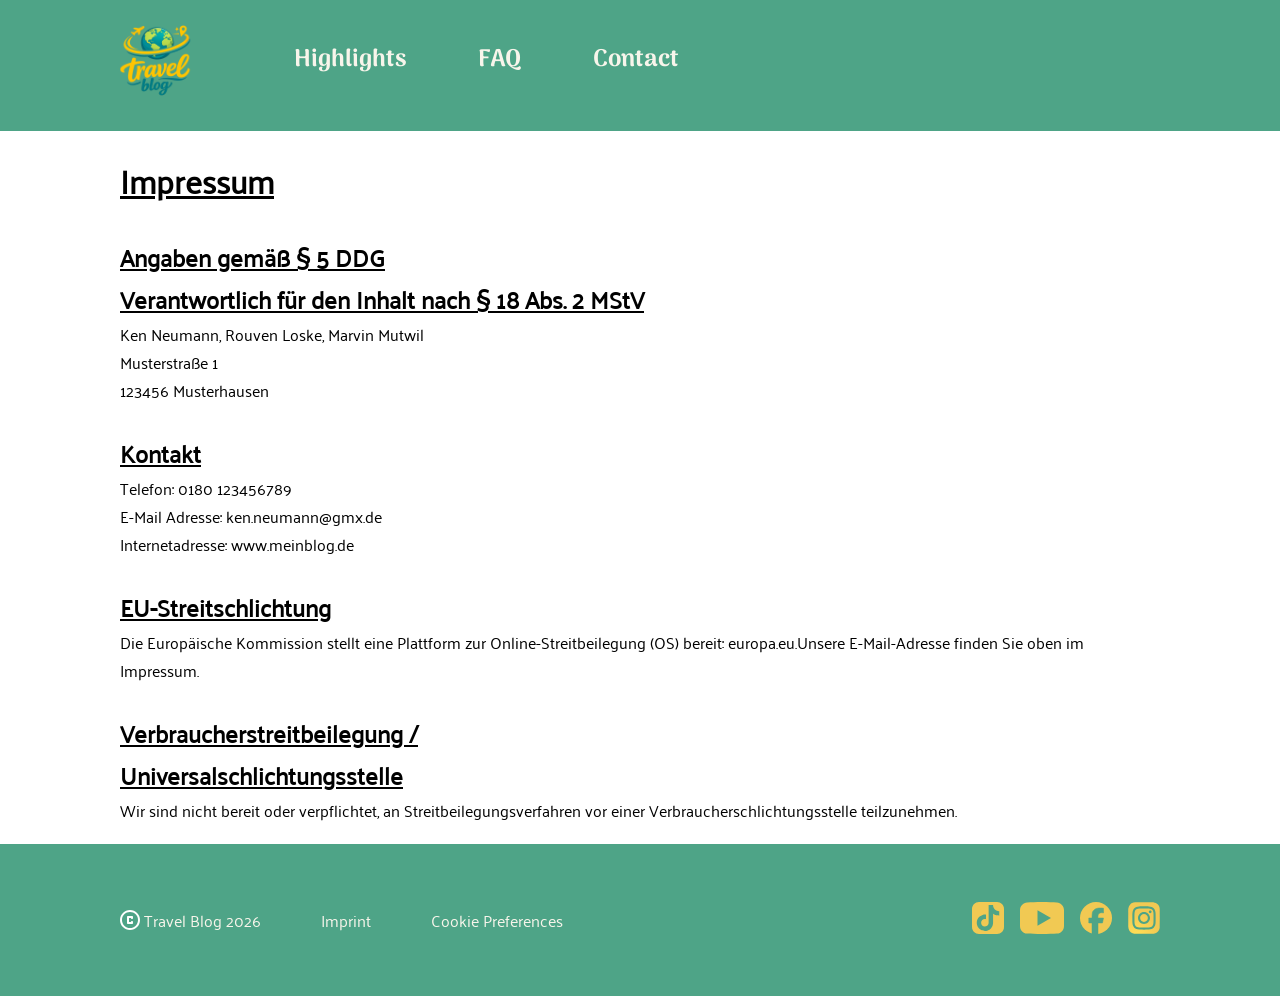
<file: Impressum.html>
<!doctype html>
<html lang="de">
  <head>
    <meta charset="UTF-8" />
    <meta name="viewport" content="width=device-width, initial-scale=1.0" />
    <title>Blog-Impressum</title>
    <link rel="stylesheet" href="./style.css" />
    <link rel="icon" href="./images/icons/logo 03 1.svg" />
</head>
<body>
    <header>
      <div class="page-header-wrapper">
        <div class="page-header">
          <div class="header-logo">
            <a href="index.html"><img class="article03-media-logo" src="./images/icons/logo 03 1.svg" alt="image Logo" /></a>
          </div>
          <div class="header-nav">
            <a class="hover" href="index.html#highlight">Highlights</a>
            <a class="hover" href="index.html#faq">FAQ</a>
            <a class="hover" href="index.html#contact">Contact</a>
          </div>
        </div>
      </div>
    </header>
    <Main class="Imp-Style">
        <h1>Impressum</h1> <br>
        <h2>Angaben gemäß § 5 DDG <br>
            Verantwortlich für den Inhalt nach § 18 Abs. 2 MStV</h2> 
        <p>Ken Neumann, Rouven Loske, Marvin Mutwil</p>
        <p>Musterstraße 1</p>
        <p>123456 Musterhausen</p>
        <br>
        <h2>Kontakt</h2> 
        <p>Telefon: 0180 123456789</p>
        <p>E-Mail Adresse: ken.neumann@gmx.de</p>
        <p>Internetadresse: www.meinblog.de</p>
        <br>
        <h2>EU-Streitschlichtung</h2>
        <p>Die Europäische Kommission stellt eine Plattform zur Online-Streitbeilegung (OS) bereit: europa.eu.Unsere E-Mail-Adresse finden Sie oben im Impressum.</p> 
        <br>
        <h2>Verbraucherstreitbeilegung / <br> Universalschlichtungsstelle</h2>
        <p>Wir sind nicht bereit oder verpflichtet, an Streitbeilegungsverfahren vor einer Verbraucherschlichtungsstelle teilzunehmen.</p>
    </Main>
    <footer>
      <div class="page-footer-wrapper">
        <div class="page-footer">
          <div class="footer-left">
            <img src="./images/icons/copyright.svg" alt="copyright logo" />
            <div class="footer-left-links">
              <a href="index.html">Travel Blog 2026</a>
              <a href="Impressum.html">Imprint</a>
              <a href="cookie preferences.html">Cookie Preferences</a>
            </div>
          </div>
          <div class="footer-right">
            <a href="https://tiktok.com"><img src="./images/icons/Tiktok_icon 1.svg" alt="Tiktok_icon"/></a>
            <a href="https://youtube.com"><img src="./images/icons/youtube.svg" alt="youtube"/></a>
            <a href="https://facebook.com"><img src="./images/icons/facebook.svg" alt="facebook"/></a>
            <a href="https://instagram.com"><img src="./images/icons/Instagram_logo_2016 1.svg" alt="Instagram"/></a>
          </div>
        </div>
      </div>
      <div class="article03-footer-mobile">
            <a href="index.html"><img src="./images/icons/Article 03/Home.svg" alt="Homebutton"></a>
            <a href="index.html#highlight"><img src="./images/icons/Article 03/rocket_launch.svg" alt="Highlights"></a>
            <a href="index.html#faq"><img src="./images/icons/Article 03/live_help.svg" alt="Hilfe"></a>
            <a href="index.html#contact"><img src="./images/icons/Article 03/person_pin.svg" alt="Nachricht"></a>
          </div>
    </footer>
</body>
</html>
</file>
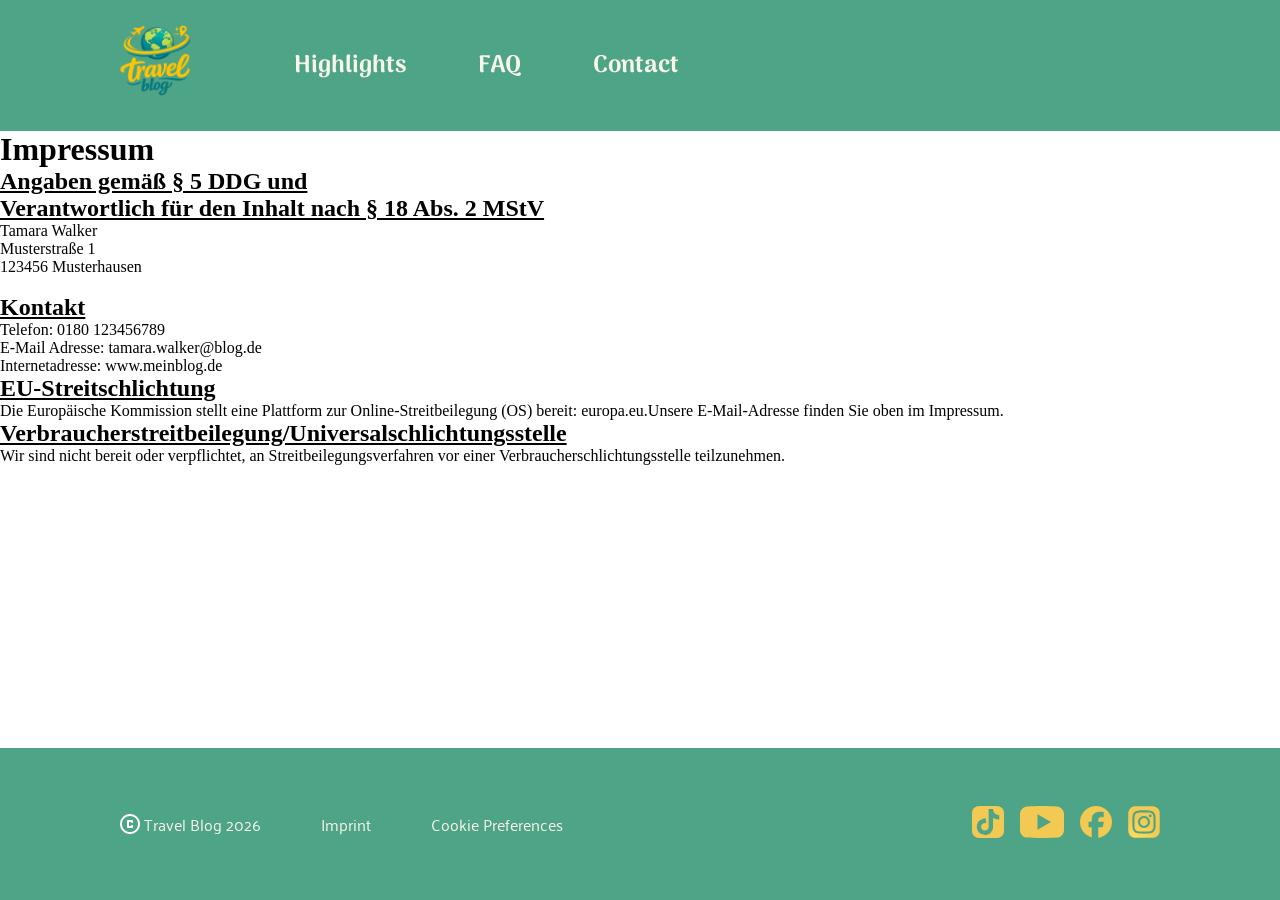
<file: Impressumg.html>
<!doctype html>
<html lang="de">
  <head>
    <meta charset="UTF-8" />
    <meta name="viewport" content="width=device-width, initial-scale=1.0" />
    <title>Blog-Impressum</title>
    <link rel="stylesheet" href="./style.css" />
    <link rel="icon" href="./images/icons/logo 03 1.svg" />
</head>
<body>
    <header>
      <div class="page-header-wrapper">
        <div class="page-header">
          <div class="header-logo">
            <img src="./images/icons/logo 03 1.svg" alt="image Logo" />
          </div>
          <div class="header-nav">
            <a href="">Highlights</a>
            <a href="">FAQ</a>
            <a href="">Contact</a>
          </div>
        </div>
      </div>
    </header>
    <Main>
        <h1>Impressum</h1>
        <h2>Angaben gemäß § 5 DDG und <br>
            Verantwortlich für den Inhalt nach § 18 Abs. 2 MStV</h2>
        <p>Tamara Walker</p>
        <p>Musterstraße 1</p>
        <p>123456 Musterhausen</p>
        <br>
        <h2>Kontakt</h2>
        <p>Telefon: 0180 123456789</p>
        <p>E-Mail Adresse: tamara.walker@blog.de</p>
        <p>Internetadresse: www.meinblog.de</p>

        <h2>EU-Streitschlichtung</h2>
        <p>Die Europäische Kommission stellt eine Plattform zur Online-Streitbeilegung (OS) bereit: europa.eu.Unsere E-Mail-Adresse finden Sie oben im Impressum.</p>

        <h2>Verbraucherstreitbeilegung/Universalschlichtungsstelle</h2>
        <p>Wir sind nicht bereit oder verpflichtet, an Streitbeilegungsverfahren vor einer Verbraucherschlichtungsstelle teilzunehmen.</p>

    </Main>
    <footer>
      <div class="page-footer-wrapper">
        <div class="page-footer">
          <div class="footer-left">
            <img src="./images/icons/copyright.svg" alt="copyright logo" />
            <div class="footer-left-links">
              <a href="">Travel Blog 2026</a>
              <a href="">Imprint</a>
              <a href="">Cookie Preferences</a>
            </div>
          </div>
          <div class="footer-right">
            <a href="https://tiktok.com" target="_blank"><img src="./images/icons/Tiktok_icon 1.svg" alt="Tiktok_icon"/></a>
            <a href="https://youtube.com" target="_blank"><img src="./images/icons/youtube.svg" alt="youtube"/></a>
            <a href="https://facebook.com" target="_blank"><img src="./images/icons/facebook.svg" alt="facebook"/></a>
            <a href="https://instagram.com" target="_blank"><img src="./images/icons/Instagram_logo_2016 1.svg" alt="Instagram"/></a>
          </div>
        </div>
      </div>
    </footer>
</body>
</html>
</file>
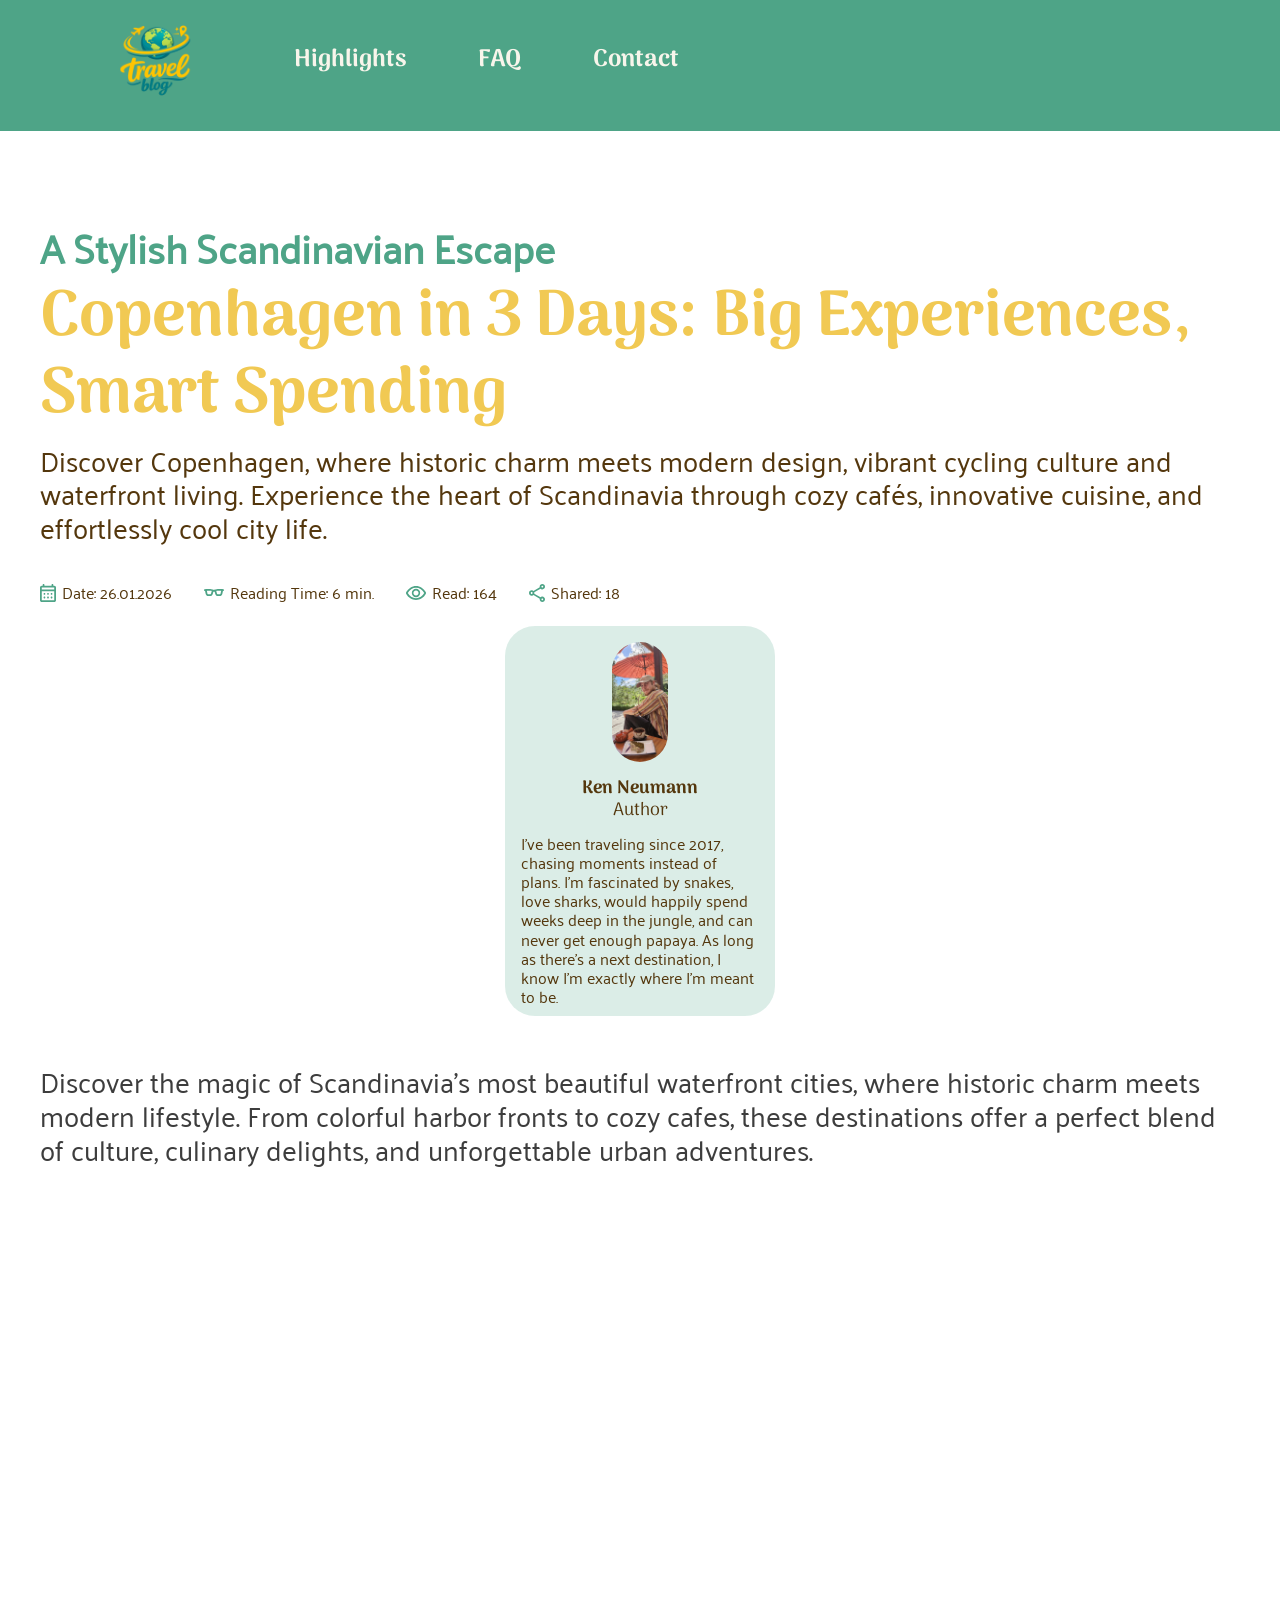
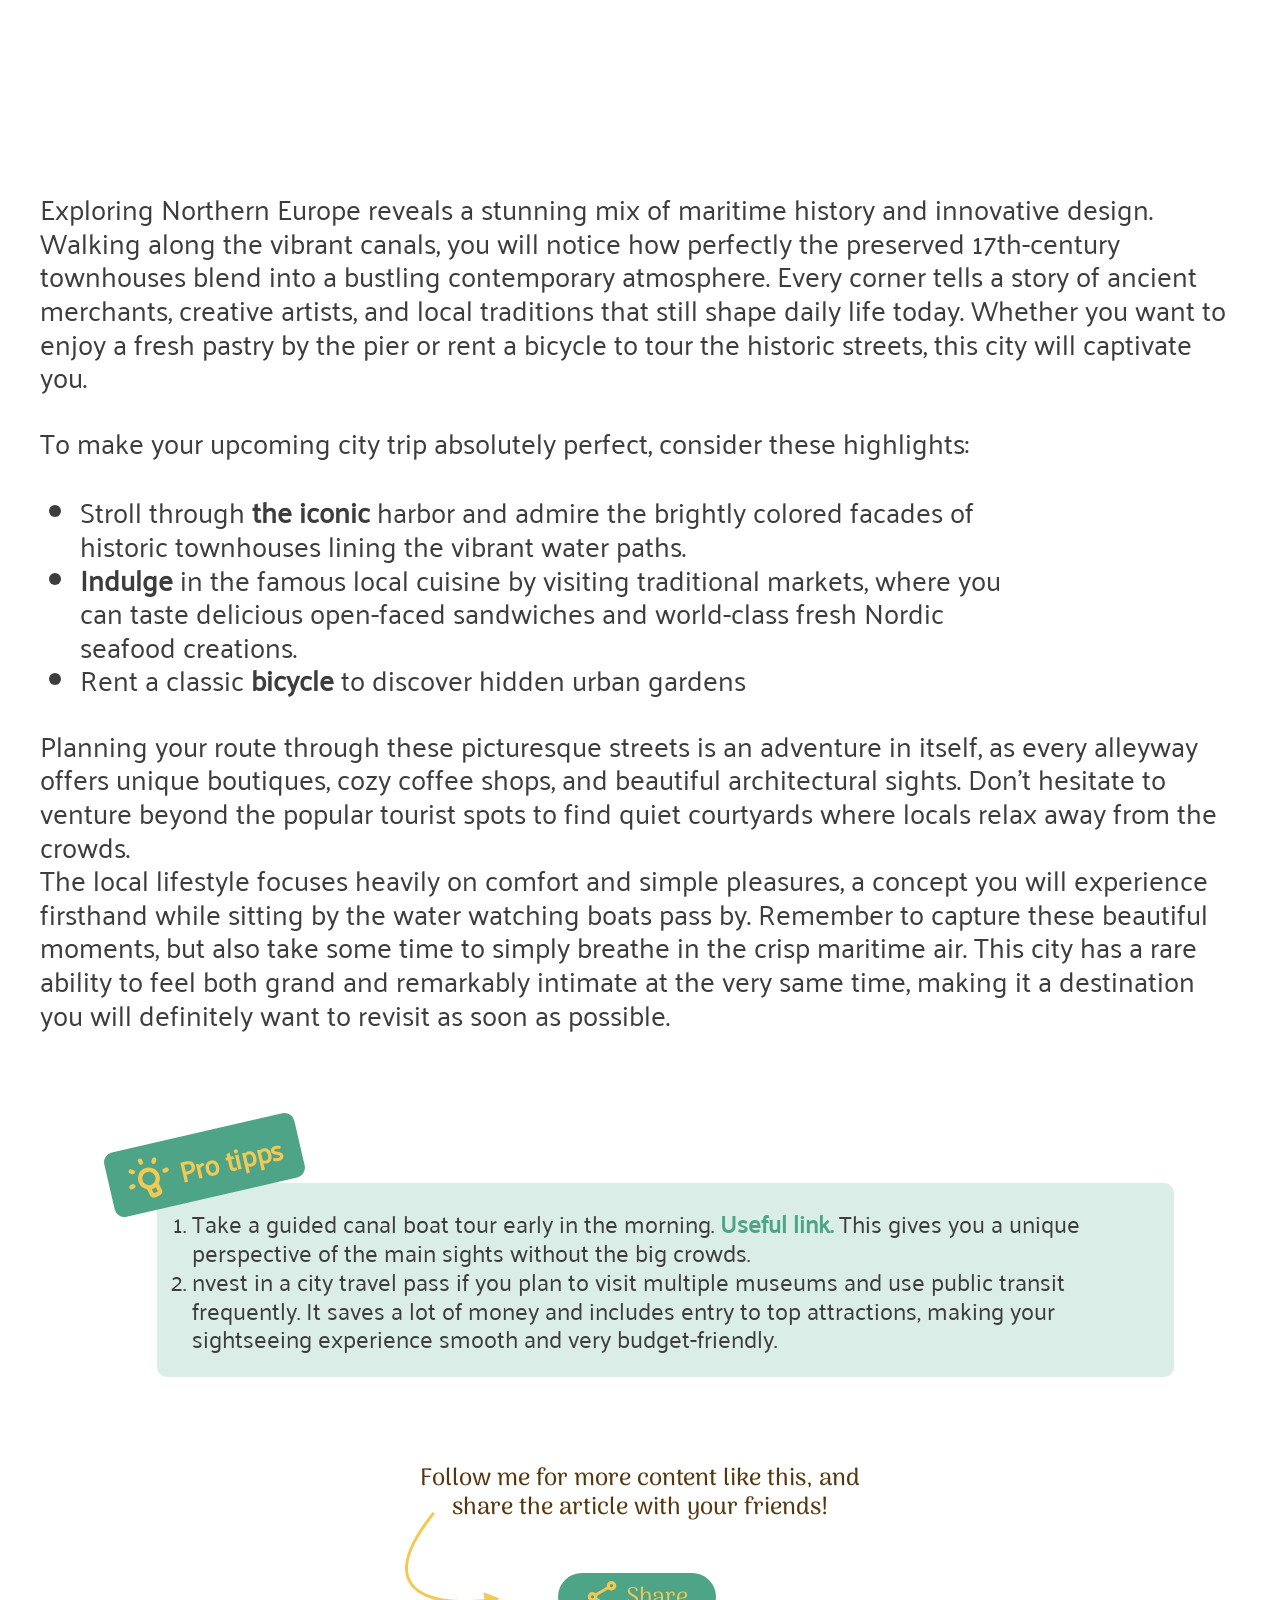
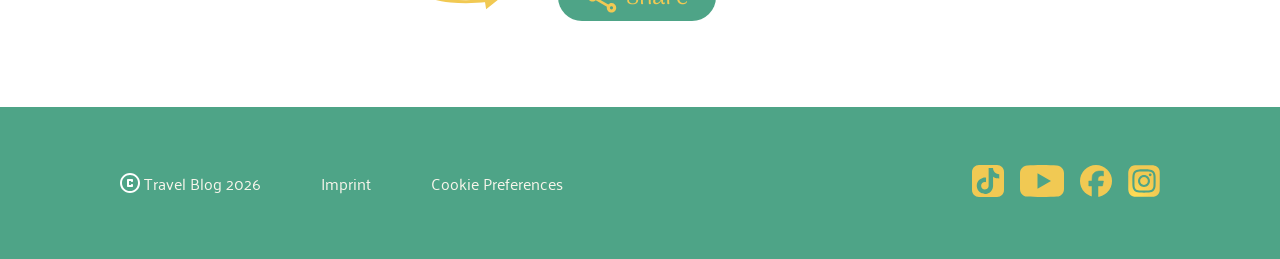
<file: page02-video.html>
<!DOCTYPE html>
<html lang="en">

<head>
    <meta charset="UTF-8">
    <meta name="viewport" content="width=device-width, initial-scale=1.0">
    <title>My Trip to Copenhagen</title>
    <link rel="stylesheet" href="style.css">
    <link rel="icon" href="./images/icons/logo 03 1.svg" />
</head>

<body>
    <header>
        <div class="page-header-wrapper">
            <div class="page-header">
                <div class="header-logo">
                    <a href="index.html"><img class="article03-media-logo" src="./images/icons/logo 03 1.svg"
                            alt="image Logo" /></a>
                </div>
                <div class="header-nav">
                    <a class="hover" href="index.html#highligt">Highlights</a>
                    <a class="hover" href="index.html#faq">FAQ</a>
                    <a class="hover" href="index.html#contact">Contact</a>
                </div>
            </div>
        </div>
    </header>

    <main class="page02-main">
        <div class="page02-complete-main-section">
            <div class="page02-main-section-author-wrapper">
                <div class="page02-main-section-wrapper">
                    <div class="page02-main-seciton-headline">
                        <h1>A Stylish Scandinavian Escape</h1>
                        <h2>Copenhagen in 3 Days: Big Experiences, Smart Spending</h2>

                        <p>Discover Copenhagen, where historic charm meets modern design, vibrant cycling culture and
                            waterfront
                            living. Experience the heart of Scandinavia through cozy cafés, innovative cuisine, and
                            effortlessly
                            cool city life.</p>
                    </div>

                    <div class="page02-read-share-wrapper">
                        <div class="page02-read-share-wrapper-first-line">
                            <div class="page02-articel-date-icon-wrapper">
                                <svg class="page02-articel-date-icon" width="16" height="18" viewBox="0 0 16 18"
                                    fill="none" xmlns="http://www.w3.org/2000/svg">
                                    <path
                                        d="M1.77778 18C1.28889 18 0.87037 17.8237 0.522222 17.4713C0.174074 17.1187 0 16.695 0 16.2V3.6C0 3.105 0.174074 2.68125 0.522222 2.32875C0.87037 1.97625 1.28889 1.8 1.77778 1.8H2.66667V0.9C2.66667 0.645 2.75185 0.43125 2.92222 0.25875C3.09259 0.08625 3.3037 0 3.55556 0C3.80741 0 4.01852 0.08625 4.18889 0.25875C4.35926 0.43125 4.44444 0.645 4.44444 0.9V1.8H11.5556V0.9C11.5556 0.645 11.6407 0.43125 11.8111 0.25875C11.9815 0.08625 12.1926 0 12.4444 0C12.6963 0 12.9074 0.08625 13.0778 0.25875C13.2481 0.43125 13.3333 0.645 13.3333 0.9V1.8H14.2222C14.7111 1.8 15.1296 1.97625 15.4778 2.32875C15.8259 2.68125 16 3.105 16 3.6V16.2C16 16.695 15.8259 17.1187 15.4778 17.4713C15.1296 17.8237 14.7111 18 14.2222 18H1.77778ZM1.77778 16.2H14.2222V7.2H1.77778V16.2ZM1.77778 5.4H14.2222V3.6H1.77778V5.4ZM8 10.8C7.74815 10.8 7.53704 10.7137 7.36667 10.5413C7.1963 10.3688 7.11111 10.155 7.11111 9.9C7.11111 9.645 7.1963 9.43125 7.36667 9.25875C7.53704 9.08625 7.74815 9 8 9C8.25185 9 8.46296 9.08625 8.63333 9.25875C8.8037 9.43125 8.88889 9.645 8.88889 9.9C8.88889 10.155 8.8037 10.3688 8.63333 10.5413C8.46296 10.7137 8.25185 10.8 8 10.8ZM4.44444 10.8C4.19259 10.8 3.98148 10.7137 3.81111 10.5413C3.64074 10.3688 3.55556 10.155 3.55556 9.9C3.55556 9.645 3.64074 9.43125 3.81111 9.25875C3.98148 9.08625 4.19259 9 4.44444 9C4.6963 9 4.90741 9.08625 5.07778 9.25875C5.24815 9.43125 5.33333 9.645 5.33333 9.9C5.33333 10.155 5.24815 10.3688 5.07778 10.5413C4.90741 10.7137 4.6963 10.8 4.44444 10.8ZM11.5556 10.8C11.3037 10.8 11.0926 10.7137 10.9222 10.5413C10.7519 10.3688 10.6667 10.155 10.6667 9.9C10.6667 9.645 10.7519 9.43125 10.9222 9.25875C11.0926 9.08625 11.3037 9 11.5556 9C11.8074 9 12.0185 9.08625 12.1889 9.25875C12.3593 9.43125 12.4444 9.645 12.4444 9.9C12.4444 10.155 12.3593 10.3688 12.1889 10.5413C12.0185 10.7137 11.8074 10.8 11.5556 10.8ZM8 14.4C7.74815 14.4 7.53704 14.3138 7.36667 14.1413C7.1963 13.9688 7.11111 13.755 7.11111 13.5C7.11111 13.245 7.1963 13.0312 7.36667 12.8588C7.53704 12.6862 7.74815 12.6 8 12.6C8.25185 12.6 8.46296 12.6862 8.63333 12.8588C8.8037 13.0312 8.88889 13.245 8.88889 13.5C8.88889 13.755 8.8037 13.9688 8.63333 14.1413C8.46296 14.3138 8.25185 14.4 8 14.4ZM4.44444 14.4C4.19259 14.4 3.98148 14.3138 3.81111 14.1413C3.64074 13.9688 3.55556 13.755 3.55556 13.5C3.55556 13.245 3.64074 13.0312 3.81111 12.8588C3.98148 12.6862 4.19259 12.6 4.44444 12.6C4.6963 12.6 4.90741 12.6862 5.07778 12.8588C5.24815 13.0312 5.33333 13.245 5.33333 13.5C5.33333 13.755 5.24815 13.9688 5.07778 14.1413C4.90741 14.3138 4.6963 14.4 4.44444 14.4ZM11.5556 14.4C11.3037 14.4 11.0926 14.3138 10.9222 14.1413C10.7519 13.9688 10.6667 13.755 10.6667 13.5C10.6667 13.245 10.7519 13.0312 10.9222 12.8588C11.0926 12.6862 11.3037 12.6 11.5556 12.6C11.8074 12.6 12.0185 12.6862 12.1889 12.8588C12.3593 13.0312 12.4444 13.245 12.4444 13.5C12.4444 13.755 12.3593 13.9688 12.1889 14.1413C12.0185 14.3138 11.8074 14.4 11.5556 14.4Z"
                                        fill="#4EA487" />
                                    <p class="page02-articel-date">
                                        Date: 26.01.2026
                                    </p>
                                </svg>
                            </div>
                            <div class="page02-read-time-icon-wrapper">
                                <svg width="20" height="7" viewBox="0 0 20 7" fill="none"
                                    xmlns="http://www.w3.org/2000/svg">
                                    <path
                                        d="M4.27062 7C3.65833 7 3.108 6.80313 2.61963 6.40938C2.13126 6.01562 1.82147 5.5125 1.69027 4.9L1.05611 1.96875H0.968644C0.720814 1.99792 0.505785 1.93229 0.323556 1.77188C0.141328 1.61146 0.0356357 1.40729 0.00647923 1.15938C-0.0226773 0.911458 0.0465694 0.7 0.214219 0.525C0.381869 0.35 0.58961 0.247917 0.83744 0.21875C1.74129 0.145833 2.52852 0.0911458 3.19912 0.0546875C3.86972 0.0182292 4.482 0 5.03598 0C5.98357 0 6.74892 0.04375 7.33205 0.13125C7.91518 0.21875 8.44 0.371875 8.90651 0.590625C9.1106 0.692708 9.30376 0.765625 9.48599 0.809375C9.66822 0.853125 9.83951 0.875 9.99988 0.875C10.1602 0.875 10.317 0.853125 10.47 0.809375C10.6231 0.765625 10.8017 0.7 11.0058 0.6125C11.4869 0.39375 12.0408 0.236979 12.6677 0.142188C13.2946 0.0473958 14.1255 0 15.1606 0C15.8312 0 16.5382 0.0182292 17.2817 0.0546875C18.0252 0.0911458 18.6594 0.138542 19.1842 0.196875C19.432 0.226042 19.6361 0.328125 19.7965 0.503125C19.9568 0.678125 20.0224 0.889583 19.9933 1.1375C19.9641 1.38542 19.8621 1.58958 19.6871 1.75C19.5122 1.91042 19.3008 1.97604 19.053 1.94688H18.9655L18.3095 4.92188C18.1783 5.53438 17.8721 6.03385 17.3911 6.42031C16.91 6.80677 16.3633 7 15.751 7H13.8048C13.1925 7 12.6531 6.81406 12.1866 6.44219C11.7201 6.07031 11.414 5.59271 11.2682 5.00938L10.6778 2.66875H9.34385L8.75343 5.00938C8.59307 5.60729 8.27964 6.08854 7.81314 6.45312C7.34663 6.81771 6.81453 7 6.21682 7H4.27062ZM3.39592 4.55C3.43966 4.75417 3.54171 4.92188 3.70207 5.05312C3.86243 5.18438 4.04466 5.25 4.24875 5.25H6.19495C6.39905 5.25 6.58127 5.18802 6.74163 5.06406C6.902 4.9401 7.00404 4.78333 7.04778 4.59375L7.72567 1.94688C7.33205 1.87396 6.88742 1.82656 6.39176 1.80469C5.8961 1.78281 5.44417 1.77188 5.03598 1.77188C4.70068 1.77188 4.33987 1.77552 3.95354 1.78281C3.56722 1.7901 3.20641 1.80833 2.87111 1.8375L3.39592 4.55ZM12.952 4.59375C12.9957 4.78333 13.0978 4.9401 13.2581 5.06406C13.4185 5.18802 13.6007 5.25 13.8048 5.25H15.751C15.9551 5.25 16.1373 5.18438 16.2977 5.05312C16.458 4.92188 16.5601 4.75417 16.6038 4.55L17.1724 1.81563C16.8808 1.80104 16.5455 1.7901 16.1665 1.78281C15.7874 1.77552 15.4521 1.77188 15.1606 1.77188C14.7232 1.77188 14.2385 1.78281 13.7064 1.80469C13.1743 1.82656 12.6969 1.87396 12.2741 1.94688L12.952 4.59375Z"
                                        fill="#4EA487" />
                                </svg>
                                <p class="page02-read-time-text">
                                    Reading Time: 6 min.
                                </p>
                            </div>
                        </div>
                        <div class="page02-read-share-wrapper-second-line">
                            <div class="page02-read-icon-wrapper">
                                <svg width="20" height="14" viewBox="0 0 20 14" fill="none"
                                    xmlns="http://www.w3.org/2000/svg">
                                    <path
                                        d="M10 11.2C11.1655 11.2 12.1562 10.7917 12.972 9.975C13.7879 9.15833 14.1958 8.16667 14.1958 7C14.1958 5.83333 13.7879 4.84167 12.972 4.025C12.1562 3.20833 11.1655 2.8 10 2.8C8.8345 2.8 7.84382 3.20833 7.02797 4.025C6.21212 4.84167 5.8042 5.83333 5.8042 7C5.8042 8.16667 6.21212 9.15833 7.02797 9.975C7.84382 10.7917 8.8345 11.2 10 11.2ZM10 9.52C9.3007 9.52 8.70629 9.275 8.21678 8.785C7.72727 8.295 7.48252 7.7 7.48252 7C7.48252 6.3 7.72727 5.705 8.21678 5.215C8.70629 4.725 9.3007 4.48 10 4.48C10.6993 4.48 11.2937 4.725 11.7832 5.215C12.2727 5.705 12.5175 6.3 12.5175 7C12.5175 7.7 12.2727 8.295 11.7832 8.785C11.2937 9.275 10.6993 9.52 10 9.52ZM10 14C7.91764 14 6.01787 13.44 4.3007 12.32C2.58353 11.2 1.22766 9.72222 0.2331 7.88667C0.1554 7.74667 0.0971251 7.60278 0.0582751 7.455C0.019425 7.30722 0 7.15556 0 7C0 6.84444 0.019425 6.69278 0.0582751 6.545C0.0971251 6.39722 0.1554 6.25333 0.2331 6.11333C1.22766 4.27778 2.58353 2.8 4.3007 1.68C6.01787 0.56 7.91764 0 10 0C12.0824 0 13.9821 0.56 15.6993 1.68C17.4165 2.8 18.7723 4.27778 19.7669 6.11333C19.8446 6.25333 19.9029 6.39722 19.9417 6.545C19.9806 6.69278 20 6.84444 20 7C20 7.15556 19.9806 7.30722 19.9417 7.455C19.9029 7.60278 19.8446 7.74667 19.7669 7.88667C18.7723 9.72222 17.4165 11.2 15.6993 12.32C13.9821 13.44 12.0824 14 10 14ZM10 12.1333C11.756 12.1333 13.3683 11.6706 14.8368 10.745C16.3054 9.81944 17.4281 8.57111 18.2051 7C17.4281 5.42889 16.3054 4.18056 14.8368 3.255C13.3683 2.32944 11.756 1.86667 10 1.86667C8.24398 1.86667 6.6317 2.32944 5.16317 3.255C3.69464 4.18056 2.57187 5.42889 1.79487 7C2.57187 8.57111 3.69464 9.81944 5.16317 10.745C6.6317 11.6706 8.24398 12.1333 10 12.1333Z"
                                        fill="#4EA487" />
                                </svg>
                                <p class="page02-read-amount-text">
                                    Read: 164
                                </p>
                            </div>
                            <div class="page02-shared-icon-wrapper">
                                <svg width="16" height="18" viewBox="0 0 16 18" fill="none"
                                    xmlns="http://www.w3.org/2000/svg">
                                    <path
                                        d="M13.3333 18C12.5926 18 11.963 17.7375 11.4444 17.2125C10.9259 16.6875 10.6667 16.05 10.6667 15.3C10.6667 15.21 10.6889 15 10.7333 14.67L4.48889 10.98C4.25185 11.205 3.97778 11.3813 3.66667 11.5087C3.35556 11.6363 3.02222 11.7 2.66667 11.7C1.92593 11.7 1.2963 11.4375 0.777778 10.9125C0.259259 10.3875 0 9.75 0 9C0 8.25 0.259259 7.6125 0.777778 7.0875C1.2963 6.5625 1.92593 6.3 2.66667 6.3C3.02222 6.3 3.35556 6.36375 3.66667 6.49125C3.97778 6.61875 4.25185 6.795 4.48889 7.02L10.7333 3.33C10.7037 3.225 10.6852 3.12375 10.6778 3.02625C10.6704 2.92875 10.6667 2.82 10.6667 2.7C10.6667 1.95 10.9259 1.3125 11.4444 0.7875C11.963 0.2625 12.5926 0 13.3333 0C14.0741 0 14.7037 0.2625 15.2222 0.7875C15.7407 1.3125 16 1.95 16 2.7C16 3.45 15.7407 4.0875 15.2222 4.6125C14.7037 5.1375 14.0741 5.4 13.3333 5.4C12.9778 5.4 12.6444 5.33625 12.3333 5.20875C12.0222 5.08125 11.7481 4.905 11.5111 4.68L5.26667 8.37C5.2963 8.475 5.31482 8.57625 5.32222 8.67375C5.32963 8.77125 5.33333 8.88 5.33333 9C5.33333 9.12 5.32963 9.22875 5.32222 9.32625C5.31482 9.42375 5.2963 9.525 5.26667 9.63L11.5111 13.32C11.7481 13.095 12.0222 12.9187 12.3333 12.7913C12.6444 12.6638 12.9778 12.6 13.3333 12.6C14.0741 12.6 14.7037 12.8625 15.2222 13.3875C15.7407 13.9125 16 14.55 16 15.3C16 16.05 15.7407 16.6875 15.2222 17.2125C14.7037 17.7375 14.0741 18 13.3333 18ZM13.3333 16.2C13.5852 16.2 13.7963 16.1137 13.9667 15.9412C14.137 15.7687 14.2222 15.555 14.2222 15.3C14.2222 15.045 14.137 14.8313 13.9667 14.6587C13.7963 14.4862 13.5852 14.4 13.3333 14.4C13.0815 14.4 12.8704 14.4862 12.7 14.6587C12.5296 14.8313 12.4444 15.045 12.4444 15.3C12.4444 15.555 12.5296 15.7687 12.7 15.9412C12.8704 16.1137 13.0815 16.2 13.3333 16.2ZM2.66667 9.9C2.91852 9.9 3.12963 9.81375 3.3 9.64125C3.47037 9.46875 3.55556 9.255 3.55556 9C3.55556 8.745 3.47037 8.53125 3.3 8.35875C3.12963 8.18625 2.91852 8.1 2.66667 8.1C2.41481 8.1 2.2037 8.18625 2.03333 8.35875C1.86296 8.53125 1.77778 8.745 1.77778 9C1.77778 9.255 1.86296 9.46875 2.03333 9.64125C2.2037 9.81375 2.41481 9.9 2.66667 9.9ZM13.3333 3.6C13.5852 3.6 13.7963 3.51375 13.9667 3.34125C14.137 3.16875 14.2222 2.955 14.2222 2.7C14.2222 2.445 14.137 2.23125 13.9667 2.05875C13.7963 1.88625 13.5852 1.8 13.3333 1.8C13.0815 1.8 12.8704 1.88625 12.7 2.05875C12.5296 2.23125 12.4444 2.445 12.4444 2.7C12.4444 2.955 12.5296 3.16875 12.7 3.34125C12.8704 3.51375 13.0815 3.6 13.3333 3.6Z"
                                        fill="#4EA487" />
                                </svg>
                                <p class="page02-shared-amount-text">
                                    Shared: 18
                                </p>
                            </div>
                        </div>
                    </div>

                </div>
                <div class="page02-main-section-author">
                    <img src="./images/img_page_02/img-ken.jpg" alt="picture of Ken">
                    <p id="name">Ken Neumann</p>
                    <p id="author">Author</p>
                    <p>I’ve been traveling since 2017, chasing moments instead of plans.
                        I’m fascinated by snakes, love sharks, would happily spend weeks deep in the jungle, and can
                        never
                        get enough papaya. As long as there’s a next destination, I know I’m exactly where I’m meant to
                        be.
                    </p>
                </div>
            </div>


            <div class="page02-main-text">
                <p>Discover the magic of Scandinavia's most beautiful waterfront cities, where historic charm meets
                    modern lifestyle. From colorful harbor fronts to cozy cafes, these destinations offer a perfect
                    blend of culture, culinary delights, and unforgettable urban adventures.</p>
                <!--   <img class="page02-main-video" src="./images/img_page_02/Article 02/Video.png" alt="video"> -->
                <div class="page02-main-video-container">
                    <iframe class="page02-main-video" width="100%" height="450"
                        src="https://www.youtube.com/embed/yHZlNfWuA7g" title="Copenhagen Vacation Travel Guide"
                        frameborder="0"
                        allow="accelerometer; autoplay; clipboard-write; encrypted-media; gyroscope; picture-in-picture; web-share"
                        allowfullscreen>
                    </iframe>
                </div>
                <p>Exploring Northern Europe reveals a stunning mix of maritime history and innovative design. Walking
                    along the vibrant canals, you will notice how perfectly the preserved 17th-century townhouses blend
                    into a bustling contemporary atmosphere. Every corner tells a story of ancient merchants, creative
                    artists, and local traditions that still shape daily life today. Whether you want to enjoy a fresh
                    pastry by the pier or rent a bicycle to tour the historic streets, this city will captivate you.
                </p>

                <p class="page02-main-text-list-introduction">To make your upcoming city trip absolutely perfect,
                    consider these highlights:</p><br><br>

                <div class="page02-main-text-list">
                    <ul>
                        <li class="points">
                            Stroll through <strong>the iconic</strong> harbor and admire the brightly colored facades of
                            historic townhouses lining the vibrant water paths.
                        </li>
                        <li class="points"> <strong>Indulge</strong> in the famous local cuisine by visiting traditional
                            markets, where you can taste delicious open-faced sandwiches and world-class fresh Nordic
                            seafood creations.
                        </li>
                        <li class="points">
                            Rent a classic <strong>bicycle</strong> to discover hidden urban gardens
                        </li>
                    </ul>

                </div>

                <p>Planning your route through these picturesque streets is an adventure in itself, as every alleyway
                    offers unique boutiques, cozy coffee shops, and beautiful architectural sights. Don't hesitate to
                    venture beyond the popular tourist spots to find quiet courtyards where locals relax away from the
                    crowds. <br> The local lifestyle focuses heavily on comfort and simple pleasures, a concept you will
                    experience firsthand while sitting by the water watching boats pass by. Remember to capture these
                    beautiful moments, but also take some time to simply breathe in the crisp maritime air. This city
                    has a rare ability to feel both grand and remarkably intimate at the very same time, making it a
                    destination you will definitely want to revisit as soon as possible.
                </p>


                <div class="page02-ending-section-wrapper">
                    <div class="page02-pro-tips-infobox-wrapper">
                        <div class="page02-pro-tips-infobox">
                            <div class="page02-pro-tips-icon">
                                <img id="lamp" src="./images/icons/wb_incandescent.svg" alt="">
                                <p id="tips">Pro tipps</p>
                            </div>
                            <ol>
                                <li> Take a guided canal boat tour early in the morning.<strong id="Useful-link">
                                        Useful link.</strong> This gives you a unique perspective of the main sights
                                    without the big crowds.</li>
                                <li> nvest in a city travel pass if you plan to visit multiple museums and use public
                                    transit frequently. It saves a lot of money and includes entry to top attractions,
                                    making your sightseeing experience smooth and very budget-friendly.</li>
                            </ol>
                        </div>
                    </div>
                    <div class="page02-share-wrapper">

                        <svg id="arrow" width="95" height="98" viewBox="0 0 95 98" fill="none"
                            xmlns="http://www.w3.org/2000/svg">
                            <path
                                d="M26.6357 1.17327L27.5701 -0.000130468L29.917 1.8687L28.9825 3.0421L27.8091 2.10769L26.6357 1.17327ZM94.614 86.5125L81.1211 97.3726L78.4625 80.2573L94.614 86.5125ZM27.8091 2.10769L28.9825 3.0421C12.1566 24.1715 4.6339 40.2032 3.24188 52.2357C2.5493 58.2222 3.37577 63.1998 5.31038 67.3474C7.2469 71.4991 10.335 74.907 14.2979 77.6853C22.2639 83.2702 33.6628 86.2374 45.8259 87.4883C57.9539 88.7355 70.6632 88.2591 81.101 87.095L81.2672 88.5858L81.4335 90.0765C70.8421 91.2578 57.9114 91.7469 45.519 90.4725C33.1617 89.2017 21.1601 86.1602 12.5757 80.1418C8.26334 77.1185 4.78885 73.3262 2.5916 68.6156C0.392445 63.9009 -0.485975 58.3542 0.261755 51.8909C1.75033 39.0239 9.68901 22.4543 26.6357 1.17327L27.8091 2.10769Z"
                                fill="#F1C953" />
                        </svg>
                        <svg id="arrow2" width="32" height="53" viewBox="0 0 32 53" fill="none"
                            xmlns="http://www.w3.org/2000/svg">
                            <path
                                d="M27.9586 0.432057L29.3951 5.26789e-05L30.2591 2.87294L28.8226 3.30495L28.3906 1.8685L27.9586 0.432057ZM31.5788 52.1134L14.2643 52.5724L22.5241 37.3482L31.5788 52.1134ZM28.3906 1.8685L28.8226 3.30495C18.1426 6.51689 11.4221 10.1099 7.52692 13.7455C3.69462 17.3224 2.62369 20.9013 3.11048 24.3353C3.61354 27.884 5.81622 31.5306 9.06148 35.0371C12.2872 38.5224 16.4195 41.7361 20.5331 44.4198L19.7135 45.6761L18.894 46.9324C14.6544 44.1666 10.3074 40.7999 6.85975 37.0748C3.43164 33.3708 0.766824 29.177 0.140177 24.7563C-0.502736 20.221 1.03443 15.7016 5.47993 11.5524C9.86253 7.46184 17.0895 3.70088 27.9586 0.432057L28.3906 1.8685Z"
                                fill="#F1C953" />
                        </svg>


                        <div class="page02-follow-me">
                            <p> Follow me for more content like this, and share the
                                article with your friends!</p>


                            <div class="page02-share-button-animation">
                                <div class="page02-share-button">

                                    <button id="page02-button"> <img src="./images/icons/Article 02/share.svg"
                                            alt="share-icon">Share</button>
                                </div>
                                <div class="page02-focus-row">
                                    <div>
                                        <img class="page02-focus-img" src="./images/icons/share.svg" alt="Teilensymbol">
                                    </div>

                                    <div class="page02-link-focus">
                                        <a href="https://de.linkedin.com/" target="_blank">LinkedIn</a>
                                        <a href="https://www.whatsapp.com/?lang=de" target="_blank">WhatsApp</a>
                                    </div>
                                </div>
                            </div>
                        </div>



                    </div>

                </div>


            </div>

        </div>

    </main>


    <footer>
        <div class="page-footer-wrapper">
            <div class="page-footer">
                <div class="footer-left">

                    <div class="footer-left-links">
                        <div class="travel-blog-copyright">
                            <img src="./images/icons/copyright.svg" alt="copyright logo">
                            <a href="home.html">Travel Blog 2026</a>
                        </div>
                        <a href="Impressum.html" target="_blank">Imprint</a>
                        <a href="cookie preferences.html" target="_blank">Cookie Preferences</a>
                    </div>
                </div>
                <div class="footer-right">
                    <a href="https://www.tiktok.com/de-DE/" target="_blank"><img src="./images/icons/Tiktok_icon 1.svg"
                            alt="Tiktok_icon"></a>
                    <a href="https://www.youtube.com/" target="_blank"><img src="./images/icons/youtube.svg"
                            alt="youtube"></a>
                    <a href="https://www.facebook.com/" target="_blank"><img src="./images/icons/facebook.svg"
                            alt="facebook"></a>
                    <a href="https://www.instagram.com/" target="_blank"><img
                            src="./images/icons/Instagram_logo_2016 1.svg" alt="Instagram"></a>
                </div>
            </div>
        </div>
        <div class="footer-mobile-version">
            <a href="home.html#home-main">
                <svg width="31" height="34" viewBox="0 0 31 34" fill="none" xmlns="http://www.w3.org/2000/svg">
                    <path
                        d="M3.875 30.1143H9.6875V20.4C9.6875 19.8495 9.87318 19.3881 10.2445 19.0157C10.6159 18.6433 11.076 18.4571 11.625 18.4571H19.375C19.924 18.4571 20.3841 18.6433 20.7555 19.0157C21.1268 19.3881 21.3125 19.8495 21.3125 20.4V30.1143H27.125V12.6286L15.5 3.88571L3.875 12.6286V30.1143ZM0 30.1143V12.6286C0 12.0133 0.13724 11.4305 0.411719 10.88C0.686198 10.3295 1.06563 9.87619 1.55 9.52L13.175 0.777143C13.8531 0.259048 14.6281 0 15.5 0C16.3719 0 17.1469 0.259048 17.825 0.777143L29.45 9.52C29.9344 9.87619 30.3138 10.3295 30.5883 10.88C30.8628 11.4305 31 12.0133 31 12.6286V30.1143C31 31.1829 30.6206 32.0976 29.8617 32.8586C29.1029 33.6195 28.1906 34 27.125 34H19.375C18.826 34 18.3659 33.8138 17.9945 33.4414C17.6232 33.069 17.4375 32.6076 17.4375 32.0571V22.3429H13.5625V32.0571C13.5625 32.6076 13.3768 33.069 13.0055 33.4414C12.6341 33.8138 12.174 34 11.625 34H3.875C2.80938 34 1.89714 33.6195 1.13828 32.8586C0.379427 32.0976 0 31.1829 0 30.1143Z"
                        fill="#4EA487" />
                </svg></a>
            <a href="home.html#highlight">

                <svg width="33" height="33" viewBox="0 0 33 33" fill="none" xmlns="http://www.w3.org/2000/svg">
                    <path
                        d="M8.41667 14.6763C8.80556 13.8985 9.20833 13.1485 9.625 12.4263C10.0417 11.7041 10.5 10.9818 11 10.2596L8.66667 9.80128L5.16667 13.3013L8.41667 14.6763ZM28.5 3.21795C26.5556 3.2735 24.4792 3.84295 22.2708 4.92628C20.0625 6.00962 18.0556 7.45406 16.25 9.25962C15.0833 10.4263 14.0417 11.6763 13.125 13.0096C12.2083 14.3429 11.5278 15.593 11.0833 16.7596L15.8333 21.468C17 21.0235 18.25 20.343 19.5833 19.4263C20.9167 18.5096 22.1667 17.4679 23.3333 16.3013C25.1389 14.4957 26.5833 12.4957 27.6667 10.3013C28.75 8.10684 29.3194 6.03739 29.375 4.09295C29.375 3.98184 29.3542 3.87073 29.3125 3.75962C29.2708 3.6485 29.2083 3.55128 29.125 3.46795C29.0417 3.38462 28.9444 3.32212 28.8333 3.28045C28.7222 3.23878 28.6111 3.21795 28.5 3.21795ZM19.3333 13.2179C18.6944 12.5791 18.375 11.7943 18.375 10.8638C18.375 9.93323 18.6944 9.14851 19.3333 8.50962C19.9722 7.87073 20.7639 7.55128 21.7083 7.55128C22.6528 7.55128 23.4444 7.87073 24.0833 8.50962C24.7222 9.14851 25.0417 9.93323 25.0417 10.8638C25.0417 11.7943 24.7222 12.5791 24.0833 13.2179C23.4444 13.8568 22.6528 14.1763 21.7083 14.1763C20.7639 14.1763 19.9722 13.8568 19.3333 13.2179ZM17.9167 24.1346L19.2917 27.4263L22.7917 23.9263L22.3333 21.593C21.6111 22.093 20.8889 22.5443 20.1667 22.9471C19.4444 23.3499 18.6944 23.7457 17.9167 24.1346ZM32.5417 1.88462C32.7639 4.94017 32.2639 7.91934 31.0417 10.8221C29.8194 13.7249 27.8889 16.4957 25.25 19.1346L26.0833 23.2596C26.1944 23.8152 26.1667 24.3568 26 24.8846C25.8333 25.4124 25.5556 25.8707 25.1667 26.2596L19.9167 31.5096C19.5 31.9263 19 32.086 18.4167 31.9888C17.8333 31.8916 17.4306 31.5652 17.2083 31.0096L14.6667 25.0513L7.54167 17.9263L1.58333 15.3846C1.02778 15.1624 0.694444 14.7596 0.583333 14.1763C0.472222 13.5929 0.625 13.0929 1.04167 12.6763L6.29167 7.42628C6.68056 7.03739 7.14583 6.75962 7.6875 6.59295C8.22917 6.42628 8.77778 6.3985 9.33333 6.50962L13.4583 7.34295C16.0972 4.70406 18.8681 2.7735 21.7708 1.55128C24.6736 0.32906 27.6528 -0.17094 30.7083 0.0512821C30.9306 0.0790598 31.1528 0.14156 31.375 0.238782C31.5972 0.336004 31.7917 0.467949 31.9583 0.634615C32.125 0.801282 32.2569 0.995727 32.3542 1.21795C32.4514 1.44017 32.5139 1.66239 32.5417 1.88462ZM3.125 22.3846C4.09722 21.4124 5.28472 20.9193 6.6875 20.9054C8.09028 20.8916 9.27778 21.3707 10.25 22.343C11.2222 23.3152 11.7014 24.5027 11.6875 25.9054C11.6736 27.3082 11.1806 28.4957 10.2083 29.4679C8.875 30.8013 7.29861 31.593 5.47917 31.843C3.65972 32.093 1.83333 32.3429 0 32.5929C0.25 30.7596 0.5 28.9332 0.75 27.1138C1 25.2943 1.79167 23.718 3.125 22.3846ZM5.5 24.718C5.02778 25.1902 4.70139 25.7596 4.52083 26.4263C4.34028 27.093 4.19444 27.7735 4.08333 28.468C4.77778 28.3568 5.45833 28.218 6.125 28.0513C6.79167 27.8846 7.36111 27.5652 7.83333 27.093C8.16667 26.7596 8.34722 26.3568 8.375 25.8846C8.40278 25.4124 8.25 25.0096 7.91667 24.6763C7.58333 24.343 7.18056 24.1832 6.70833 24.1971C6.23611 24.211 5.83333 24.3846 5.5 24.718Z"
                        fill="#4EA487" />
                </svg>
            </a>
            <a href="home.html#faq">

                <svg width="30" height="35" viewBox="0 0 30 35" fill="none" xmlns="http://www.w3.org/2000/svg">
                    <path
                        d="M10 30H3.33333C2.41667 30 1.63194 29.6736 0.979167 29.0208C0.326389 28.3681 0 27.5833 0 26.6667V3.33333C0 2.41667 0.326389 1.63194 0.979167 0.979167C1.63194 0.326389 2.41667 0 3.33333 0H26.6667C27.5833 0 28.3681 0.326389 29.0208 0.979167C29.6736 1.63194 30 2.41667 30 3.33333V26.6667C30 27.5833 29.6736 28.3681 29.0208 29.0208C28.3681 29.6736 27.5833 30 26.6667 30H20L16.1667 33.8333C15.8333 34.1667 15.4444 34.3333 15 34.3333C14.5556 34.3333 14.1667 34.1667 13.8333 33.8333L10 30ZM3.33333 26.6667H11.3333L15 30.3333L18.6667 26.6667H26.6667V3.33333H3.33333V26.6667ZM14.8333 25C15.4167 25 15.9097 24.7986 16.3125 24.3958C16.7153 23.9931 16.9167 23.5 16.9167 22.9167C16.9167 22.3333 16.7153 21.8403 16.3125 21.4375C15.9097 21.0347 15.4167 20.8333 14.8333 20.8333C14.25 20.8333 13.7569 21.0347 13.3542 21.4375C12.9514 21.8403 12.75 22.3333 12.75 22.9167C12.75 23.5 12.9514 23.9931 13.3542 24.3958C13.7569 24.7986 14.25 25 14.8333 25ZM17.75 10C17.75 10.4722 17.5972 10.9792 17.2917 11.5208C16.9861 12.0625 16.4722 12.6528 15.75 13.2917C15.2778 13.7083 14.8958 14.1042 14.6042 14.4792C14.3125 14.8542 14.0694 15.2361 13.875 15.625C13.7639 15.8472 13.6806 16.0694 13.625 16.2917C13.5694 16.5139 13.5139 16.7639 13.4583 17.0417C13.4028 17.4583 13.5139 17.8194 13.7917 18.125C14.0694 18.4306 14.4306 18.5833 14.875 18.5833C15.2639 18.5833 15.6111 18.4444 15.9167 18.1667C16.2222 17.8889 16.4306 17.5139 16.5417 17.0417C16.625 16.6528 16.7847 16.2917 17.0208 15.9583C17.2569 15.625 17.6389 15.1944 18.1667 14.6667C19.1389 13.6944 19.8264 12.875 20.2292 12.2083C20.6319 11.5417 20.8333 10.8056 20.8333 10C20.8333 8.5 20.3264 7.29167 19.3125 6.375C18.2986 5.45833 16.9167 5 15.1667 5C13.9167 5 12.8333 5.26389 11.9167 5.79167C11 6.31945 10.2639 7.05556 9.70833 8C9.51389 8.33333 9.50694 8.68056 9.6875 9.04167C9.86806 9.40278 10.1528 9.65278 10.5417 9.79167C10.9028 9.93056 11.2639 9.93056 11.625 9.79167C11.9861 9.65278 12.2778 9.43056 12.5 9.125C12.8056 8.73611 13.1806 8.42361 13.625 8.1875C14.0694 7.95139 14.5833 7.83333 15.1667 7.83333C15.8889 7.83333 16.5 8.03472 17 8.4375C17.5 8.84028 17.75 9.36111 17.75 10Z"
                        fill="#4EA487" />
                </svg></a>
            <a href="home.html#contact">

                <svg width="30" height="35" viewBox="0 0 30 35" fill="none" xmlns="http://www.w3.org/2000/svg">
                    <path
                        d="M10 30H3.33333C2.41667 30 1.63194 29.6736 0.979167 29.0208C0.326389 28.3681 0 27.5833 0 26.6667V3.33333C0 2.41667 0.326389 1.63194 0.979167 0.979167C1.63194 0.326389 2.41667 0 3.33333 0H26.6667C27.5833 0 28.3681 0.326389 29.0208 0.979167C29.6736 1.63194 30 2.41667 30 3.33333V26.6667C30 27.5833 29.6736 28.3681 29.0208 29.0208C28.3681 29.6736 27.5833 30 26.6667 30H20L16.1667 33.8333C16 34 15.8194 34.1181 15.625 34.1875C15.4306 34.2569 15.2222 34.2917 15 34.2917C14.7778 34.2917 14.5694 34.2569 14.375 34.1875C14.1806 34.1181 14 34 13.8333 33.8333L10 30ZM3.33333 24.75C4.83333 23.2778 6.57639 22.1181 8.5625 21.2708C10.5486 20.4236 12.6944 20 15 20C17.3056 20 19.4514 20.4236 21.4375 21.2708C23.4236 22.1181 25.1667 23.2778 26.6667 24.75V3.33333H3.33333V24.75ZM15 16.6667C16.6111 16.6667 17.9861 16.0972 19.125 14.9583C20.2639 13.8194 20.8333 12.4444 20.8333 10.8333C20.8333 9.22222 20.2639 7.84722 19.125 6.70833C17.9861 5.56944 16.6111 5 15 5C13.3889 5 12.0139 5.56944 10.875 6.70833C9.73611 7.84722 9.16667 9.22222 9.16667 10.8333C9.16667 12.4444 9.73611 13.8194 10.875 14.9583C12.0139 16.0972 13.3889 16.6667 15 16.6667ZM6.66667 26.6667H23.3333V26.25C22.1667 25.2778 20.875 24.5486 19.4583 24.0625C18.0417 23.5764 16.5556 23.3333 15 23.3333C13.4444 23.3333 11.9583 23.5764 10.5417 24.0625C9.125 24.5486 7.83333 25.2778 6.66667 26.25V26.6667ZM15 13.3333C14.3056 13.3333 13.7153 13.0903 13.2292 12.6042C12.7431 12.1181 12.5 11.5278 12.5 10.8333C12.5 10.1389 12.7431 9.54861 13.2292 9.0625C13.7153 8.57639 14.3056 8.33333 15 8.33333C15.6944 8.33333 16.2847 8.57639 16.7708 9.0625C17.2569 9.54861 17.5 10.1389 17.5 10.8333C17.5 11.5278 17.2569 12.1181 16.7708 12.6042C16.2847 13.0903 15.6944 13.3333 15 13.3333Z"
                        fill="#4EA487" />
                </svg></a>
        </div>
    </footer>
</body>

</html>
</file>
<file: style.css>
/* arima-regular - latin */
@font-face {
    font-display: swap;
    /* Check https://developer.mozilla.org/en-US/docs/Web/CSS/@font-face/font-display for other options. */
    font-family: 'Arima';
    font-style: normal;
    /* font-weight: 700; */
    src: url('./fonts/Arima/Arima-VariableFont_wght.ttf') format('woff2');
    /* Chrome 36+, Opera 23+, Firefox 39+, Safari 12+, iOS 10+ */
}

/* palanquin-regular - latin */
@font-face {
    font-display: swap;
    /* Check https://developer.mozilla.org/en-US/docs/Web/CSS/@font-face/font-display for other options. */
    font-family: 'Palanquin';
    font-style: normal;
    /* font-weight: 400; */
    src: url('./fonts/palanquin-v17-latin-regular.woff2') format('woff2');
    /* Chrome 36+, Opera 23+, Firefox 39+, Safari 12+, iOS 10+ */
}

@font-face {
    font-display: swap;
    /* Check https://developer.mozilla.org/en-US/docs/Web/CSS/@font-face/font-display for other options. */
    font-family: 'Palanquin Dark';
    font-style: normal;
    font-weight: 400;
    src: url('./fonts/palanquin-dark-v17-latin-regular.woff2') format('woff2');
    /* Chrome 36+, Opera 23+, Firefox 39+, Safari 12+, iOS 10+ */
}

html,
body {
    height: 100%;
    margin: 0;
}

body {
    display: flex;
    flex-direction: column;
    min-height: 100vh;
}


main {
    flex: 1;
}

* {
    margin: 0;
    box-sizing: border-box;
    scroll-behavior: smooth;

}


.page-header-wrapper {
    background-color: #4EA487;
}

.page-header {
    max-width: 1440px;
    display: flex;
    flex-direction: row;
    width: 100%;
    margin: 0 auto;
    padding-left: 120px;
}

.header-nav {
    font-size: 24px;
    display: flex;
    align-items: center;
    gap: 72px;
    margin-left: 102px;
}

.header-nav>a {
    font-family: Arima;
    font-weight: 700;
    font-size: 24px;
    color: #F8F5EB;
    text-decoration: none;
}

.header-logo {
    margin: 25px 0px 30px 0px;
}

.header-logo>img {
    width: 72px;
}

.hover:hover {
    color: #F1C953;

}

/* Gemeinsame Basis für alle Hover-Bilder vorbereiten */
.hover {
    position: relative;
    text-decoration: none;
    padding-bottom: 12px;
    /* Platz für die Bilder unter dem Text */
}

.hover::after {
    content: "";
    position: absolute;
    left: 0;
    bottom: 0;
    height: 15px;
    background-size: contain;
    background-repeat: no-repeat;
    background-position: center bottom;
    opacity: 0;
    transition: opacity 0.3s ease;
    bottom: 15px;
    width: 105%;
}

.hover:hover::after {
    opacity: 1;
}

.header-nav a:nth-child(1)::after {
    background-image: url(./images/icons/Vector\ 11.svg);
}

.header-nav a:nth-child(2)::after {
    background-image: url(./images/icons/Vector\ 11\ \(1\).svg);
}

.header-nav a:nth-child(3)::after {
    background-image: url(./images/icons/Vector\ 12\ \(1\).svg);
}

.page-footer-wrapper {
    background-color: #4EA487;
    width: 100%;

}

.page-footer {
    display: flex;
    flex-direction: row;
    justify-content: space-between;
    padding-left: 120px;
    padding-right: 120px;
    height: 152px;
    max-width: 1440px;
    margin: 0 auto;
    width: 100%;

}

.copyright-logo-carousel {
    padding-right: 5px;
}

.footer-left {
    display: flex;
    align-items: center;
    gap: 4px;
    /*     margin: 60px 500px 60px 0;
 */
    /* padding-left: 120px; */
}

.footer-left-links {
    font-family: Palanquin;
    display: flex;
    gap: 60px;
    flex-shrink: 0;
    /* Ohne diesen Befehl habe ich immer einen Zeilenumbruch... Unkalr warum.. */
}

.footer-left-links a {
    color: #f8f5eb;
    text-decoration: none;
}


.footer-right {
    display: flex;
    align-items: center;
    gap: 16px;
}

.footer-right>img {
    height: 32px;
    cursor: pointer;
}

.page02-main-seciton-headline>h1 {
    font-family: Palanquin;
    font-size: 40px;
    font-weight: 600;
    color: #4EA487;
}

.page02-main-seciton-headline>h2 {
    font-family: Arima;
    font-size: 64px;
    font-weight: 700;
    line-height: 120%;
    letter-spacing: 0%;
    color: #F1C953;
    text-decoration: none;
}

.page02-main-seciton-headline>p {
    font-family: Palanquin;
    font-size: 28px;
    font-weight: 400;
    color: #54370D;
    padding-top: 8px;
    margin-bottom: 40px;
    line-height: 120%;
    letter-spacing: 0%;
}

.page02-main-seciton-headline {
    width: 900px;

}

.page02-main-section-author img {
    height: 120px;

    border-radius: 30px;

}

.page02-main-section-author {

    background-color: #4EA48733;

    width: 270px;
    height: 390px;

    display: flex;
    flex-direction: column;
    align-items: center;
    padding: 16px;

    border-radius: 30px;


}

#name {
    font-size: 18px;
    font-family: Arima;
    font-weight: 700;
    padding-top: 16px;
}

#author {
    font-size: 18px;
    font-family: Arima;
    font-weight: 400;
    margin-bottom: 12px;

}

.page02-main-section-author>p {
    font-family: Palanquin;
    color: #54370D;
    font-weight: 400;
    font-size: 16px;
    line-height: 120%;
}

.page02-main-section-wrapper {
    display: flex;
    flex-direction: column;
}

.page02-complete-main-section {
    padding-top: 80px;
    display: flex;
    flex-direction: column;
    align-items: center;

}

.page02-main-section-author-wrapper {
    max-width: 1200px;
    justify-content: space-between;
    display: flex;
    flex-direction: row;
}

.page02-read-icon-wrapper,
.page02-shared-icon-wrapper,
.page02-articel-date-icon-wrapper,
.page02-read-time-icon-wrapper {
    display: flex;
    flex-direction: row;
    align-items: center;
    height: 19px;
    gap: 6px;
}


.page02-read-share-wrapper {
    display: flex;
    gap: 32px;
    flex-direction: row;
    width: 900px;

}

.page02-read-share-wrapper p {
    font-family: Palanquin;
    font-size: 16px;
    font-weight: 400;
    line-height: 120%;
    letter-spacing: 0%;
    color: #54370D;
}

.page02-main-text {
    max-width: 1200px;
    display: flex;
    flex-direction: column;
    margin-bottom: 88px;

}

.page02-main-text {
    padding-top: 48px;
}

.page02-main-text p,
li,
ul {
    color: #3D3D3D;
    font-family: Palanquin;
    font-weight: 400;
    font-size: 28px;
    line-height: 120%;
    letter-spacing: 0%;
}


.page02-main-video {
    max-width: 930px;
    margin: 88px 0;


}

.page02-main-video-container {


    display: flex;
    align-items: center;
    justify-content: center;
    flex-direction: column;
}

.page02-main-text-list-introduction {
    padding-top: 32px;
}

.page02-main-text-list {
    max-width: 1000px;
    margin-bottom: 32px;

}

#lamp {
    padding-right: 10px;
}

#tips {
    color: #F1C953;
    font-family: Palanquin;
    font-weight: 700;
    font-size: 28px;
}

.page02-pro-tips-icon {
    position: absolute;
    background-color: #4EA487;
    width: 195px;
    height: 66px;
    display: flex;
    flex-direction: row;
    align-items: center;
    justify-content: center;
    border-radius: 10px;
    transform: rotate(-13deg);
    top: 14px;
    left: 1px;
}

.page02-pro-tips-infobox {

    border-radius: 10px;
    margin-left: 51px;
    margin-top: 65px;
    background-color: #4EA48733;
    height: fit-content
}

.page02-pro-tips-infobox li {
    font-size: 24px;
}

.page02-pro-tips-infobox ol {
    padding: 26px 16px 24px 35px;
}


.page02-pro-tips-infobox-wrapper {
    position: relative;
    margin: 88px 33px;

    display: flex;
}

.page02-ending-section-wrapper {
    margin-left: 33px;
    margin-right: 33px;
}

.page02-share-wrapper {
    display: flex;
    align-items: center;
    justify-content: center;
    position: relative;
    margin: 0 33px;
}

.page02-follow-me {
    width: 493px;
    height: 154px;
    display: flex;
    flex-direction: column;
    align-items: center;
}

.page02-follow-me>p {
    font-family: Arima;
    font-weight: 500;
    line-height: 120%;
    letter-spacing: 0%;
    font-size: 24px;
    color: #54370D;

    display: flex;
    text-align: center;
}

#page02-button {

    width: 158px;
    height: 48px;

    font-family: Arima;
    font-size: 24px;
    color: #F1C953;
    display: flex;
    align-items: center;
    justify-content: center;
    gap: 8px;
    background-color: #4EA487;
    border-radius: 40px;
    border: none;

}

.page02-share-button-animation {
    display: flex;
    flex-direction: row;
    align-items: center;
    margin-top: 48px;
    gap: 7px;
}

.page02-link-focus {
    display: flex;
    flex-direction: column;
    gap: 10px;

}

.page02-link-focus>a {
    font-weight: 600;
    font-size: 18px;
    font-family: 'Arima';
    line-height: 120%;
    letter-spacing: 5%;
    color: #4EA487;
}

#page02-button>img {
    width: 32px;
    height: 32px;

}

#arrow {
    margin: 38px 375px 0px 0px;
    position: absolute;
}

#arrow2 {
    display: none;
}

.page02-share-button {
    display: flex;
    justify-content: center;
    gap: 53px;
}

.page02-share-button-animation {
    display: flex;
    flex-direction: row;
}

.page02-link-focus {
    display: flex;
    justify-content: center;

}

.page02-share-button-animation:focus-within .page02-focus-row {
    opacity: 1;
    visibility: visible;
    max-width: 300px;
}

.page02-share-button-animation:focus-within .page02-share-button {
    width: 110px;
    transition: width 0.3s ease;
}

.page02-share-button-animation:focus-within .page02-share-button img {
    display: none;
}

.page02-focus-img {
    width: 32px;
    height: 32px;
    margin-right: 8px;
}

.page02-focus-row {


    display: flex;
    flex-direction: row;
    align-items: center;

    opacity: 0;
    visibility: hidden;
    max-width: 0;
    overflow: hidden;
    transition: opacity 0.3s ease, max-width 0.3s ease;
}


#Useful-link {
    color: #4EA487;
}


.main-content-carousel {
    display: flex;
    justify-content: center;
    flex-direction: column;
    align-items: center;
}

.flexbox-author-articel-carousel {
    display: flex;
    justify-content: center;
    padding-top: 80px;
}

.page02-read-share-wrapper-first-line {
    display: flex;
    flex-direction: row;
    gap: 32px;

}

.travel-blog-copyright {
    display: flex;
    align-items: center;
    gap: 4px;
}

.page02-read-share-wrapper-second-line {
    display: flex;
    flex-direction: row;
    gap: 32px;
}

.footer-mobile-version {
    display: none;
}

.carousel-articel-author-wrapper {
    display: flex;
}

.carousel-headline-info-wrapper {
    display: flex;
    flex-direction: column;
}

.carousel-ocean-soul-headline {
    color: #4EA487;
    font-family: 'Palanquin';
    font-size: 40px;
    font-weight: 600;
    line-height: 120%;
    letter-spacing: 0%;
    height: 48px;
    width: 608px;
    text-decoration: none;
}

.carousel-breathtaking-beaches-headline {
    font-family: Arima;
    font-weight: 700;
    font-style: Bold;
    font-size: 64px;
    line-height: 120%;
    letter-spacing: 0%;
    color: #F1C953;
    height: 154px;
    width: 902px;
    padding-top: 8px;
}

.carousel-beaches-description {
    font-family: Palanquin;
    font-weight: 400;
    font-style: Regular;
    font-size: 32px;
    line-height: 120%;
    letter-spacing: 0%;
    color: #54370D;
    height: 114px;
    width: 902px;
    padding-top: 8px;
}

.carousel-read-share-wrapper {
    display: flex;
    padding-top: 40px;
    gap: 32px;
}

.carousel-articel-date-icon-wrapper {
    display: flex;
    align-items: center;
    height: 19px;
    width: 133px;
}

.carousel-articel-date-icon-wrapper>img {
    width: 16px;
    height: 18px;
}

.carousel-articel-date {
    font-family: Palanquin;
    font-weight: 400;
    font-style: Regular;
    font-size: 16px;
    line-height: 120%;
    letter-spacing: 0%;
    color: #54370D;
    padding-left: 6px;
}

.carousel-read-time-icon-wrapper {
    display: flex;
    align-items: center;
    height: 19px;
}

.carousel-read-time-text {
    font-family: Palanquin;
    font-weight: 400;
    font-style: Regular;
    font-size: 16px;
    line-height: 120%;
    letter-spacing: 0%;
    color: #54370D;
    height: 19px;
    padding-left: 6px;
}

.carousel-read-icon-wrapper {
    display: flex;
    align-items: center;
    height: 19px;
}

.carousel-read-amount-text {
    font-family: Palanquin;
    font-weight: 400;
    font-style: Regular;
    font-size: 16px;
    line-height: 120%;
    letter-spacing: 0%;
    color: #54370D;
    padding-left: 6px;
}

.carousel-shared-icon-wrapper {
    display: flex;
    align-items: center;
}

.carousel-shared-amount-text {
    font-family: Palanquin;
    font-weight: 400;
    font-style: Regular;
    font-size: 16px;
    line-height: 120%;
    letter-spacing: 0%;
    color: #54370D;
    padding-left: 6px;
}

.author-info-wrapper {
    display: flex;
    align-items: center;
    flex-direction: column;
    margin-left: 27px;
    height: 389px;
    width: 272px;
    background-color: #4EA48733;
    padding: 16px;
    border-radius: 30px;
}

.author-image-carousel {
    width: 120px;
    height: 120px;
    border-radius: 50%;
    object-fit: cover;
}

.Tamara-Walker-headline-carousel {
    font-family: Arima;
    font-weight: 700;
    font-style: Bold;
    font-size: 18px;
    line-height: 120%;
    letter-spacing: 0%;
    text-align: center;
    color: #54370D;
    padding-top: 16px;
}

.author-headline-carousel {
    font-family: Arima;
    font-weight: 400;
    font-style: Regular;
    font-size: 18px;
    line-height: 120%;
    letter-spacing: 0%;
    text-align: center;
    color: #54370D;
    margin-top: 0px;
    padding-top: 0px;
    margin-block-start: 0px;
    /* regular wird nicht genommen oder in figma nicht richtg dargestellt; */
}

.author-info-text-carousel {
    font-family: Palanquin;
    font-weight: 400;
    font-style: Regular;
    font-size: 16px;
    line-height: 120%;
    letter-spacing: 0%;
    color: #54370D;
    padding-top: 12px;
}


.article03-sec-1-mainbox {
    display: flex;
    align-items: center;
    justify-content: center;
    flex-direction: column;
}

.article3-sec-1-design-h2-graph {
    font-family: Palanquin;
    font-size: 40px;
    color: #4EA487;
    line-height: 120%;
    font-weight: 600;
}

.article3-sec-1-design-h1-graph {
    font-family: Arima;
    font-size: 64px;
    font-weight: 700;
    color: #F1C953;
    line-height: 120%;
}

.article3-sec-1-main-config-graph {
    margin-top: 80px;
    margin-left: 118px;
    margin-right: 118px;
    display: flex;
    justify-content: center;

}

.article3-sec-1-main-text {
    font-family: Palanquin;
    font-size: 28px;
    margin-bottom: 32px;
    line-height: 110%;
    font-weight: 400;
    max-width: 902px;
    color: #54370D;
    padding-right: 8px;

}

.article03-sec1-box {
    text-align: center;
}

.article03-sec1-infobox {
    display: flex;
}

.article03-sec1-infobox-all {
    display: flex;
}


.article3-sec-1-text-color-main {
    color: #54370D
}

.article3-sec-1-info-img {
    height: 18px;
    width: 16px;
    margin-right: 6px;
}

.article3-sec-1-info-img-glasses {
    height: 7px;
    width: 20px;
    margin-right: 6px;
}

.article3-sec-1-info-img-eye {
    height: 14px;
    width: 20px;
    margin-right: 6px;
}

.article3-sec-1-info {
    display: flex;
    align-items: center;
    font-family: Palanquin;
    font-size: 16px;
    font-weight: 400;
}

.article3-sec-1-info-distance {
    padding-right: 32px;
}

.article3-sec-1-main-author-box {
    border-radius: 30px;
    background: #4EA48733;
    display: flex;
    align-items: center;
    flex-direction: column;
    margin-left: 27px;
    height: auto;
    width: 272px;
    padding: 16px;
}

.article3-sec-1-img-Tamara {
    height: 120px;
    width: 120px;
    object-fit: cover;
    object-position: center;
    border-radius: 50%
}

.article3-sec-1-author-info-text {
    font-size: 16px;
    font-family: Palanquin;
    font-weight: 400;
    line-height: 120%;
}

.article3-sec-1-text-size-author {
    font-weight: bold;
}

.article3-sec-1-author-font {
    font-family: Arima;
    line-height: 120%;
    font-size: 18px;
}

.article3-sec-1-text {
    margin-top: 50px;
    color: #3D3D3D;
    font-family: Palanquin;
    font-size: 24px;
    line-height: 120%;
    max-width: 1200px;
    margin-left: 118px;
    margin-right: 118px;
    margin-bottom: 50px;
}

.article03-sec-1-text-box {
    display: flex;
    justify-content: center;
    width: 1200px;
    margin-left: 118px;
    margin-right: 118px;
}

.article03-sec2-style {
    margin-left: 118px;
    margin-right: 118px;
    width: 1200px;
    display: flex;
    justify-content: center;
    align-items: center;
    flex-direction: column;
}

.article03-sec2-box {
    display: flex;
    justify-content: center;
}

.article03-h2 {
    color: #54370D;
    font-weight: bold;
    font-family: Arima;
    font-size: 32px;
    line-height: 120%;
    text-align: center;
    margin-bottom: 24px;
}

.article03-sec2-img {
    width: 640px;
    height: 436px;
}

.article03-sec2-img-box {
    /* border-radius: 53px; */
    /* box-shadow: -2px 4px 11.6px 0px rgba(0, 0, 0, 0.25); */
}

.article03-sec1-text {
    margin-top: 50px;
    font-family: Palanquin;
    font-weight: 400;
    font-size: 24px;
    line-height: 120%;
    margin-bottom: 50px;
    color: rgba(61, 61, 61, 1);
}

.article03-sec3-show {
    display: flex;
    flex-direction: column;
    justify-content: center;
    align-items: center;
}

.article03-sec3 {
    display: flex;
    justify-content: center;
}

.article03-sec3-text {
    font-family: Palanquin;
    font-weight: 400;
    font-size: 24px;
    line-height: 120%;
    color: rgba(61, 61, 61, 1);
    margin-bottom: 40px;

}

.article03-sec3-display {
    display: flex;
    justify-content: center;
    gap: 80px;
    max-width: 1200px;
    margin-bottom: 50px;
}

.article03-graph-box {
    display: flex;
    flex-direction: column;
    flex: 1;
    max-width: 519px;

}


.article03-sec3-graph {
    border-radius: 53px;
    margin-top: auto;
    align-self: center;
}

.article03-sec3-longtextbox {
    max-width: 1198px;
    margin-left: 118px;
    margin-right: 118px;
}

.article03-sec4-box {
    margin-top: 38px;
    width: 493px;
    height: 154px;
    display: flex;
    justify-content: center;
    margin-right: auto;
    margin-left: auto;
    margin-bottom: 50px;
}

.article03-sec4-button {
    display: flex;
    justify-content: center;
    align-items: center;
    font-family: Arima;
    font-weight: 700;
    font-size: 24px;
    letter-spacing: 5%;
    color: rgba(241, 201, 83, 1);
    background-color: #4EA487;
    gap: 8px;
    border-radius: 40px;
    height: 50px;
    border-style: none;
    width: 158px;
}


.article03-sec4-button-row {
    display: flex;
    justify-content: center;
    align-items: center;
}

.article03-sec4-button-row:focus-within .article03-sec4-focus-row {
    opacity: 1;
    visibility: visible;
    max-width: 300px;
    margin-left: 20px;
}

.article03-sec4-button-row:focus-within .article03-sec4-button {
    width: 110px;
    transition: width 0.3s ease;
}

.article03-sec4-focus-row {
    display: flex;
    justify-content: center;
    align-items: center;

    opacity: 0;
    visibility: hidden;
    max-width: 0;
    overflow: hidden;
    transition: opacity 0.3s ease, max-width 0.3s ease;
}

.article03-sec4-button:focus .article03-sec4-img {
    display: none;
}

.article03-sec4-focus-row {

    display: flex;
    justify-content: center;
    align-items: center;
}

.article03-sec4-link-focus {
    display: flex;
    flex-direction: column;
    gap: 4px;
}

.article03-sec4-link-focus a {
    color: #4EA487;
    text-decoration: none;
    font-family: Arima;
    text-decoration: underline;
    font-size: 18px;
    font-weight: bold;
}

.article03-sec4-link-focus a:hover {
    text-decoration: underline;
}


.article03-sec4-innerbox {
    display: flex;
    flex-direction: column;
    align-items: center;
    justify-content: center;
    width: 493px;
    position: relative;
}

.article03-sec4-img {
    width: 32px;
    height: 32px;
}

.article03-sec4-focus-img {
    width: 32px;
    height: 32px;
    margin-right: 12px;
}

.article03-sec4-text {
    font-family: Arima;
    font-weight: 500;
    font-size: 24px;
    line-height: 120%;
    letter-spacing: 0%;
    color: rgba(84, 55, 13, 1);
    text-align: center;
    margin-bottom: 40px;
}

.article03-sec4-arrow {
    position: absolute;
    bottom: 10px;
    left: 12px;
}

.article03-footer-mobile {
    display: none;
}


.beach-destinations-images-div-carousel {
    padding-top: 88px;
}

.beach-destinations-headline-carousel {
    font-family: Arima;
    font-weight: 600;
    font-size: 32px;
    line-height: 120%;
    letter-spacing: 0%;
    text-align: center;
    color: #54370D;
}

.beach-images-wrapper-carousel {
    display: flex;
    justify-content: center;
    align-items: center;
    height: 440px;
    margin-top: 64px;
}

.beach-solo-image-wrapper-carousel {
    width: 300px;
    min-width: 300px;
    margin-left: -80px;
    perspective: 600px;
}

.beach-solo-image-wrapper-carousel:first-child {
    margin-left: 0;
}

.beach-images-carousel {
    display: flex;
    align-items: center;
    justify-content: center;
    width: 300px;
    height: 440px;
    border-radius: 16px;
    object-fit: cover;
    min-width: 300px;
    flex-shrink: 0;
}

.image-1-carousel {
    z-index: 1;
    transform: rotateY(25deg);
    box-shadow: -9px 5px 20px 0px #00000040;
    cursor: pointer;
}

.image-1-carousel:hover {
    transform: rotateY(0deg);
    margin-left: -80px;
    transition: margin 0.1s ease-in-out;
}

.beach-images-wrapper-carousel:has(.image-1-carousel:hover) .image-2-carousel,
.beach-images-wrapper-carousel:has(.image-1-carousel:hover) .image-3-carousel,
.beach-images-wrapper-carousel:has(.image-1-carousel:hover) .image-4-carousel,
.beach-images-wrapper-carousel:has(.image-1-carousel:hover) .image-5-carousel {
    transform: rotateY(-25deg);
}

.image-2-carousel {
    z-index: 2;
    transform: rotateY(25deg);
    box-shadow: -9px 5px 20px 0px #00000040;
    cursor: pointer;
}

.image-2-carousel:hover {
    transform: rotateY(0deg);
}

.beach-images-wrapper-carousel:has(.image-2-carousel:hover) .image-1-carousel {
    margin-left: -80px;
    transition: margin 0.1s ease-in-out;
}

.beach-images-wrapper-carousel:has(.image-2-carousel:hover) .image-3-carousel,
.beach-images-wrapper-carousel:has(.image-2-carousel:hover) .image-4-carousel,
.beach-images-wrapper-carousel:has(.image-2-carousel:hover) .image-5-carousel {
    margin-left: 80px;
    transition: margin 0.1s ease-in-out;
}

.beach-images-wrapper-carousel:has(.image-2-carousel:hover) .image-3-carousel,
.beach-images-wrapper-carousel:has(.image-2-carousel:hover) .image-4-carousel,
.beach-images-wrapper-carousel:has(.image-2-carousel:hover) .image-5-carousel {
    transform: rotateY(-25deg);
}

.image-3-carousel {
    z-index: 3;
    transform: rotateY(25deg);
    box-shadow: -9px 5px 20px 0px #00000040;
    cursor: pointer;
}

.image-3-carousel:hover {
    transform: rotateY(0deg);
}

.beach-images-wrapper-carousel:has(.image-3-carousel:hover) .image-1-carousel,
.beach-images-wrapper-carousel:has(.image-3-carousel:hover) .image-2-carousel {
    margin-left: -80px;
    transition: margin 0.1s ease-in-out;
}

.beach-images-wrapper-carousel:has(.image-3-carousel:hover) .image-4-carousel,
.beach-images-wrapper-carousel:has(.image-3-carousel:hover) .image-5-carousel {
    margin-left: 80px;
    transition: margin 0.1s ease-in-out;
}

.beach-images-wrapper-carousel:has(.image-3-carousel:hover) .image-4-carousel,
.beach-images-wrapper-carousel:has(.image-3-carousel:hover) .image-5-carousel {
    transform: rotateY(-25deg);
}

.image-4-carousel {
    z-index: 4;
    transform: rotateY(25deg);
    box-shadow: -9px 5px 20px 0px #00000040;
    cursor: pointer;
}

.image-4-carousel:hover {
    transform: rotateY(0deg);
}

.beach-images-wrapper-carousel:has(.image-4-carousel:hover) .image-5-carousel {
    margin-left: 80px;
    transition: margin 0.1s ease-in-out;
}

.beach-images-wrapper-carousel:has(.image-4-carousel:hover) .image-1-carousel,
.beach-images-wrapper-carousel:has(.image-4-carousel:hover) .image-2-carousel,
.beach-images-wrapper-carousel:has(.image-4-carousel:hover) .image-3-carousel {
    margin-left: -80px;
    transition: margin 0.1s ease-in-out;
}

.beach-images-wrapper-carousel:has(.image-4-carousel:hover) .image-5-carousel {
    transform: rotateY(-25deg);
}

.image-5-carousel {
    z-index: 5;
    transform: rotateY(25deg);
    box-shadow: -9px 5px 20px 0px #00000040;
    cursor: pointer;
}

.image-5-carousel:hover {
    transform: rotateY(0deg);
}

.beach-images-wrapper-carousel:has(.image-5-carousel:hover) .image-1-carousel,
.beach-images-wrapper-carousel:has(.image-5-carousel:hover) .image-2-carousel,
.beach-images-wrapper-carousel:has(.image-5-carousel:hover) .image-3-carousel,
.beach-images-wrapper-carousel:has(.image-5-carousel:hover) .image-4-carousel {
    margin-left: -80px;
    transition: margin 0.1s ease-in-out;
}

.lorem-text-carousel-div {
    width: 1201px;
    height: 145px;
    margin-top: 88px;
}

.lorem-text-carousel {
    font-family: Palanquin;
    font-weight: 400;
    font-style: Regular;
    font-size: 24px;
    leading-trim: NONE;
    line-height: 120%;
    letter-spacing: 0%;
    color: #3D3D3D;
}

.lorem-text-second-carousel {
    margin-top: 88px;
    width: 1020px;
}

.pro-tipps-div-carousel {
    margin-top: 120px;
    width: 1130px;
    height: 260.0000305175781px;
    position: relative;
}

.pro-tipps-batch-div-carousel {
    position: absolute;
    bottom: 245px;
    left: -26px;
    width: 196px;
    height: 66px;
    background-color: #4EA487;
    border-radius: 10px;
    rotate: -13deg;
    display: flex;
    align-items: center;
    justify-content: center;
}

.pro-tipps-batch-text-carousel {
    font-family: Palanquin;
    font-weight: 700;
    font-style: Bold;
    font-size: 28px;
    leading-trim: NONE;
    line-height: 120%;
    letter-spacing: 0%;
    width: 113px;
    height: 34px;
    color: #F1C953;
}

.pro-tipps-box-carousel {
    width: 1083px;
    height: 195px;
    border-radius: 30px;
    background: #4EA48733;
}

.pro-tipps-lorem-text-carousel {
    font-family: Palanquin;
    font-weight: 400;
    font-style: Regular;
    font-size: 24px;
    line-height: 120%;
    letter-spacing: 0%;
    padding-top: 26px;
    padding-right: 16px;
    padding-bottom: 24px;
    padding-left: 16px;
}

.useful-link-carousel {
    font-family: Palanquin;
    font-weight: 700;
    font-style: Bold;
    font-size: 24px;
    line-height: 120%;
    letter-spacing: 0%;
    color: #4EA487;
    cursor: pointer;
}

.lorem-text-third-carousel {
    width: 1201px;
}

.follow-me-text-share-div-carousel {
    width: 493px;
    height: 154px;
    margin-top: 88px;
    display: flex;
    flex-direction: column;
    align-items: center;
    position: relative;
    margin-bottom: 80px;
}

.follow-me-text-share-carousel {
    font-family: Arima;
    font-weight: 500;
    font-style: Medium;
    font-size: 24px;
    line-height: 120%;
    letter-spacing: 0%;
    text-align: center;
    color: #54370D;
}

.share-button-carousel-div {
    padding-top: 57.5px;
}

.share-button-carousel {
    width: 158px;
    height: 48px;
    border-radius: 40px;
    background-color: #4EA487;
    color: #F1C953;
    font-family: Arima;
    font-weight: 700;
    font-style: Bold;
    font-size: 24px;
    line-height: 120%;
    letter-spacing: 5%;
    border: none;
    display: flex;
    align-items: center;
    justify-content: center;
    cursor: pointer;
    position: relative;
}

.share-text-carousel {
    height: 100%;
    display: flex;
    align-items: center;
    justify-content: center;
    padding-top: 2px;
    padding-left: 32px;
}

.share-details-carousel {
    display: flex;
    align-items: center;
}

.share-icon-carousel {
    position: absolute;
    left: 24px;
}


.share-links-carousel {
    position: relative;
    display: flex;
    flex-direction: column;
}

.share-icon-carousel-green {
    position: absolute;
    left: 5px;
    top: 10px;
}

.share-details-carousel[open] .share-icon-carousel {
    display: none;
}

.share-details-carousel[open] .share-text-carousel {
    padding-left: 0px;
}

.share-details-carousel[open] .share-button-carousel {
    height: 48px;
    width: 118px;
}

.share-links-linkedin-whatsapp-div-carousel {
    display: flex;
    flex-direction: column;
    gap: 8px;
    margin-left: 38px;
}

.share-icon-arrow-carousel {
    color: #F1C953;
    z-index: 10;
    position: absolute;
    left: 6px;
    top: 56px;
}

.share-link-whatsapp-carousel {
    font-family: Palanquin;
    font-weight: 700;
    font-style: Regular;
    font-size: 16px;
    line-height: 120%;
    letter-spacing: 0%;
    color: #4EA487;
    text-decoration: underline;
}

.share-link-linkedin-carousel {
    font-family: Palanquin;
    font-weight: 700;
    font-style: Regular;
    font-size: 16px;
    line-height: 120%;
    letter-spacing: 0%;
    color: #4EA487;
    text-decoration: underline;
}

.home-complete-main-section {

    display: flex;
    flex-direction: column;
    align-items: center;
    text-align: center;
    align-items: center;
}


.home-main-section {
    width: 100%;
    max-width: 1200px;
}

.home-main-section-highlights-heading,
.home-main-section-faq-heading,
.home-main-section-contact-heading {
    display: flex;
    flex-direction: row;
    align-items: center;
    gap: 8px;
    margin-top: 88px;
    font-size: 52px;
    font-family: 'Arima';
    font-weight: 700;
    color: #4EA487;
    line-height: 120%;
}

.home-main-section-highlights-heading>svg {
    width: 48px;
    height: 48px;
}

.home-main-section-faq-heading>svg {
    width: 48px;
    height: 48px;
}

.home-main-section-highlights-heading-wrapper {
    display: flex;
    flex-direction: column;
    align-items: center;
    gap: 24px;
    margin: 0px 110px 88px 110px;
}

.home-slider-container-text {
    position: absolute;
    display: none;
    z-index: 10;
    padding: 24px;
    left: 0;
    top: 0;
    margin-top: 54px;
    margin-left: 88px;
    margin-right: 40px;
    max-width: 820px;
    text-align: left;
    height: auto;

    background: rgba(255, 255, 255, 0.15);
    backdrop-filter: blur(5px);
    -webkit-backdrop-filter: blur(5px);
    border-radius: 4px;
    border-left: 1px solid #FFFFFF1A;
    border-right: 1px solid #FFFFFF1A;

}

.home-slider-container-text h4 {
    font-family: 'Palanquin Dark';
    font-size: 48px;
    line-height: 100%;
    letter-spacing: 0%;
    font-weight: 600;
    color: #FFFFFF;
    margin-bottom: 8px;
}

.home-slider-container-text p {
    font-family: 'Palanquin';
    font-size: 28px;
    line-height: 110%;
    letter-spacing: 0%;
    font-weight: 400;
    color: #FFFFFF;
    margin-bottom: 8px;
}

/* 
.home-switch-wrapper {
     position: absolute; 
    display: flex;
    justify-content: center;
    align-items: center;
    max-width: 1200px;
    height: 533px;
    flex-wrap: wrap;
     object-fit: cover; 
}
 */

.home-switch-wrapper {
    position: relative;
    display: flex;
    justify-content: center;
    padding-top: 461px;
}


.home-input-box {

    position: relative;
    width: 28px;
    height: 28px;
    background-color: white;
    border-radius: 50%;
    margin-right: 15px;
    z-index: 3;
}

.home-selected-icon {


    border: 5px solid black;
    display: flex;
    justify-content: center;
    align-items: center;
    position: relative;
    z-index: 5;
}

.home-slide-small {
    width: 290px;
    position: absolute;
    top: 0;
    left: 0;
    visibility: hidden;
}

.home-slide {
    width: 100%;
    max-width: 1200px;
    height: 533px;
    position: absolute;
    top: 0;
    left: 0;
    display: none;
}




.home-input-box:checked {

    -webkit-appearance: none;
    appearance: none;
    width: 40px;
    height: 28px;
    background-color: #F1C953;
    content: "";
    border-radius: 14px;

}


#home-first-text {
    border: 5px solid black;
    position: relative;
    z-index: 10;
}




#first-img:checked~.slider-container #show-first-img,
#first-img:checked~.slider-container #show-first-h {
    display: block;
}

#second-img:checked~.slider-container #show-second-img,
#second-img:checked~.slider-container #show-second-h {
    display: block;
}

#third-img:checked~.slider-container #show-third-img,
#third-img:checked~.slider-container #show-third-h {
    display: block;
}

#fourth-img:checked~.slider-container #show-fourth-img,
#fourth-img:checked~.slider-container #show-fourth-h {
    display: block;
}




.home-main-section-changing-images-text {
    display: flex;
    flex-direction: column;
    text-align: left;
}





.home-main-section-faq-heading {
    display: flex;
    flex-direction: row;
    justify-content: center;
    align-items: center;
    text-align: center;
    margin-bottom: 48px;
}

.home-QandA-section-wrapper {
    background-color: #F1C953;
    border-radius: 12px;

}

.home-QandA-section {
    font-family: 'Palanquin';
    font-weight: 700;
    font-size: 24px;
    display: flex;
    text-align: left;
    justify-content: space-between;
    padding: 16px 0px 14px 16px;
    width: 100%;
    max-width: 1200px;
    line-height: 120%;
    letter-spacing: 0;
    color: #54370D;
}

.home-QandA-section :hover{
    cursor: grab;
}

.home-QandA-section-wrapper :hover{
    cursor: grab;
}


.home-QandA-section>svg {
    margin-right: 14px;
}

.home-questions {
    display: flex;
    flex-direction: column;
    gap: 32px;
}

.home-main-section-faq-wrapper {
    width: 100%;
    max-width: 1200px;
}

.home-QandA-section-answer {
    margin: 0px 14px 0px 14px;
    border-radius: 12px;
    text-align: left;
    font-family: 'Palanquin';
    font-weight: 500;
    font-size: 16px;
    color: #54370D;
    line-height: 120%;
    letter-spacing: 0;
    max-width: 1172px;
    background-color: #FFFFFF;

    display: grid;
    grid-template-rows: 0fr;
    overflow: hidden;
    transition: grid-template-rows 0.4s ease;
}

.home-QandA-section-answer p {
    margin: 0;
    overflow: hidden;
}

.faq-toggle {
    display: none;
}

.faq-toggle:checked~.home-QandA-section-answer {
    grid-template-rows: 1fr;
    padding: 4px 24px 4px 4px;
    margin: 0px 14px 16px 14px;
}

.home-QandA-section svg {
    transition: transform 0.4s ease;
}

.faq-toggle:checked+.home-QandA-section svg {
    transform: rotate(180deg);
}

.home-QandA-section>svg {
    transition: transform 0.35s ease;
}

details[open] .home-QandA-section>svg {
    transform: rotate(180deg);
}



.home-main-section-contact-heading {
    display: flex;
    flex-direction: row;
    justify-content: center;
    align-items: center;
    text-align: center;
    margin-bottom: 24px;
}

.home-text-regular {
    font-family: 'Palanquin';
    font-weight: 500;
    font-size: 24px;
    letter-spacing: 0;
    line-height: 110%;
    color: #54370D;

}

#home-contact-formular-table {
    margin-top: 56px;
    margin-bottom: 16px;
    width: 100%;
    max-width: 1200px;
    padding: 0px 50px;
}

.home-contact-formular-table-data {
    max-width: 527px;
    width: 100%;
    height: 94px;
    text-align: left;
}

.home-contact-formular {
    width: 100%;
    max-width: 1200px;

}

.name-contact-formular-margin {
    margin-right: 23px;
}

.email-contact-formular-margin {
    margin-left: 23px;
}

.home-input {
    height: 65px;
    width: 100%;
    max-width: 1200px;
    border: none;
    outline: none;
    border-bottom: 1px solid #54370D;
    font-family: 'Palanquin';
    font-weight: 500;
    font-size: 24px;
    line-height: 120%;
    letter-spacing: 0%;
    color: #4EA487;
    caret-color: #4EA487;
}

.home-form-wrapper {
    width: 100%;
    max-width: 1100px;

}

#home-contact-formular-table-row-one {
    display: flex;
    justify-content: space-between;
    margin-bottom: 34px;
    table-layout: fixed;
    border-collapse: collapse;
}

.home-text-privacy-policy {
    font-family: 'Palanquin';
    font-weight: 400;
    font-size: 15px;
    letter-spacing: 0;
    line-height: 120%;
    color: #54370D;
}


.idk {
    display: flex;
    flex-direction: row;
}

#privacy-policy {
    font-family: 'Palanquin';
    font-weight: 500;
    font-size: 15px;
    line-height: 120%;
    letter-spacing: -3%;
    color: #4EA487;
}


.home-text-privacy-policy-wrapper {
    display: flex;
    flex-direction: row;
    justify-content: center;
    align-items: center;
    gap: 11px;
    position: relative;
}

.home-text-privacy-policy-wrapper:has(#privacy-policy-checkbox-home:user-invalid) .home-privacy-policy-error {
    display: block;
}

.home-privacy-policy-error {
    position: absolute;
    left: 50%;
    top: 20px;
    transform: translateX(-50%);
    color: red;
    font-family: 'Palanquin';
    font-weight: 500;
    display: none;
}

#home-send-button {
    border: 1px solid #737373;
    width: 139px;
    height: 48px;
    border-radius: 40px;
    font-size: 24px;
    font-family: 'Arima';
    font-weight: 700;
    letter-spacing: 5%;
    line-height: 120%;
    display: flex;
    justify-content: center;
    align-items: center;
    color: #737373;
}

.home-send-button-wrapper {
    display: flex;
    width: 100%;
    flex-direction: column;
    align-items: center;
    margin-top: 60px;
    margin-bottom: 126px;
}


.home-landing-section {
    max-width: 1440px;
    height: 515px;
    background-image: url("./images/img_page_02/header photo (4).png");
    background-position: center;
    background-repeat: no-repeat;
    background-size: cover;
}


.home-landing-section-left-insideIMG {
    display: flex;
    align-items: end;
    justify-content: first baseline;


}

.home-landing-section-wrapper {
    padding: 0px calc(50% - 720px);
}

.home-landing-section-left-insideIMG>img {
    position: relative;
    width: 647px;
    height: 540px;
}

.vacation-picture-turkey-home {
    min-height: 515px;
    max-width: 100%;
    object-fit: cover;
}


.home-landing-section-left-text>h1 {
    font-size: 60px;
    font-family: 'Arima';
    font-weight: 700;
    line-height: 120%;
    letter-spacing: 0;
    color: #54370D;
}

.home-landing-section-left-text>p {
    font-size: 28px;
    font-family: 'Palanquin';
    font-weight: 500;
    line-height: 110%;
    letter-spacing: 0;
    color: #54370D;
}

.home-landing-section-left-text {
    position: absolute;
    text-align: left;
    margin: 144px 0px 144px 123px;
    width: 345px;
    height: 227px;
    flex-direction: column;
    gap: 32px;
}


@keyframes permanent-spin {
    0% {
        transform: rotate(0deg);
    }

    100% {
        transform: rotate(360deg);
    }
}



/* .home-landing-section-right {
    position: relative;
    z-index: 2;
    display: flex;
    align-items: center;

} */


.home-cappadocia-and-turkeyFlag {
    position: absolute;
    display: flex;
    justify-content: center;
    align-items: center;

}

.home-turkey-flag {
    position: absolute;

}

.home-cappadocia-text-circle {
    animation: permanent-spin 10s linear infinite;
}



.home-cappadocia-turkey-animation {
    display: flex;
    align-items: center;
    justify-content: center;
    position: absolute;
    margin: 0px 0px 71px 444px;

}

.Imp-Style {
    margin-top: 20px;
    margin-bottom: 20px;
    font-family: Palanquin;
    max-width: 1440px;
    margin-left: 120px;
    margin-right: 120px;
    display: flex;
    flex-direction: column;

}

.Imp-Style h1,
h2 {
    text-decoration: underline;
}

.share-icon-arrow-carousel-mobile {
    display: none;
}

.marked-photo-div-wrapper-carousel {
    display: none;
}

@media only screen and (max-width: 768px) {

    .page02-read-share-wrapper {
        width: 310px;
        display: flex;
        align-items: left;
        flex-direction: column;
        gap: 4px;
        padding: 0px 15px 24px 15px;
    }

    .page02-read-share-wrapper-first-line,
    .page02-read-share-wrapper-second-line {
        gap: 8px;
    }

    .page02-read-share-wrapper p {
        font-size: 12px;
    }

    .page02-main {
        display: flex;
        flex-direction: column;
        justify-content: center;
        align-items: center;
    }


    .page02-complete-main-section {

        max-width: 320px;
    }


    .header-nav {
        display: none;
    }

    .page-footer {
        height: 134px;
        flex-direction: row;
        /* justify-content: space-around; */
    }


    .footer-left {
        margin: 0;
        padding-left: 0;
    }

    .page02-main-section-author-wrapper {
        width: fit-content;
        align-items: center;
        flex-direction: column;
    }

    .page-header {
        display: flex;
        justify-content: center;
        padding-left: 0;

    }



    .page02-main-video {
        width: 100%;
    }


    .page02-main-seciton-headline,

    .page02-main-text,
    .page02-ending-section-wrapper {
        width: 100%;
        padding: 0px 15px 0px 15px;
        display: flex;
        flex-direction: column;
        align-items: center;
        text-align: center;
        justify-content: center;
    }

    .page02-main-seciton-headline>h1 {
        font-size: 20px;
    }

    .page02-main-seciton-headline>h2 {
        font-size: 40px;

    }

    p {
        font-size: 16px;
    }

    .page02-main-seciton-headline {
        display: flex;
        align-items: start;
        text-align: start;
        padding-top: 24px;
    }

    .page02-main-seciton-headline>p {
        font-size: 18px;
        margin-bottom: 24px;
    }





    .page02-main-section-author {
        width: 270px;
        height: fit-content;
        /*         margin: 0px 15px 0px 15px;
 */
        padding: 0px;
        margin-bottom: 40px;
        padding: 15px;

    }

    #name,
    #author {
        font-size: 16px;
    }

    #author {
        margin-bottom: 8px;
    }

    .page02-main-section-author img {
        margin-top: 16px;
    }

    .page02-main-text p,
    li {
        font-size: 16px;
    }

    .page02-main-video {
        padding: 0px;
        margin: 24px 15px;
    }

    .page02-main-text {
        text-align: start;
        margin-bottom: 120px;
    }

    .page02-main-text-list-introduction {
        padding-top: 24px;
    }

    .points::marker {
        font-size: 10px;
    }

    .page02-main-text-list {
        margin-left: -16px;
        margin-bottom: 24px;
    }




    .page02-ending-section-wrapper {
        margin-top: 19px;
        padding: 0;
    }



    .page02-complete-main-section {
        padding-top: 0;
    }


    .page02-pro-tips-infobox-wrapper {
        margin: 32px 15px;
    }

    .page02-pro-tips-infobox li {
        font-size: 16px;
    }

    .page02-pro-tips-infobox {
        margin: 0;
        margin-top: 71px;

    }

    .page02-pro-tips-infobox ol {
        position: relative;
        padding: 24px 11px 24px 22px;
        text-align: left;
    }

    .page02-pro-tips-icon {
        top: 7px;
        left: 1px;
    }

    .page02-ending-section-wrapper {
        margin-top: 32px;
    }

    #arrow {
        display: none;

        transform: rotate(27deg);
        width: 50px;
        margin: 16px 263px 10px 22px;
        position: absolute;
    }

    #arrow2 {
        display: flex;
        transform: rotate(7deg);
        width: 50px;
        margin: 16px 287px 10px 22px;
        position: absolute;
    }

    .page02-follow-me>p {
        font-size: 18px;

    }

    .page02-follow-me {
        width: fit-content;
    }

    .footer-left-links {
        display: flex;
        flex-direction: column;
        gap: 0;
    }

    #imprint {
        order: -1;

    }

    .travel-blog-copyright {
        order: 1;
    }

    .footer-left>img {
        padding-top: 60px;
        margin-left: 10px;
    }

    .footer-right>img {
        height: 24px;
    }



    .footer-right {
        margin-right: 0;
        justify-content: end;
    }

    .footer-left-links a {
        font-size: 16px;
    }

    .footer-mobile-version {
        height: 88px;
        background-color: #F1C953;
        display: flex;
        align-items: center;
        justify-content: space-around;
    }




    .page02-main-section-author>p {
        padding: 0px 8px;
        text-align: center;
    }

    .page-footer {
        margin: 0;
    }




    .vacation-picture-turkey-home {
        position: relative;
        left: 0px;
        width: 100%;
        object-fit: cover;


    }

    .home-complete-main-section {
        align-items: center;
    }






    .home-switch-wrapper {
        width: 290px;

    }

    .home-slide {
        width: 290px;

    }

    #show-first-img,
    #show-second-img,
    #show-third-img,
    #show-fourth-img {
        visibility: hidden;

    }

    .home-slider-container-text {
        margin: 93px 14px 0px 14px;
        max-width: 320px;
    }

    .home-slider-container-text h4 {
        font-size: 28px;
    }



    .home-slider-container-text p {
        font-size: 20px;
        width: 100%;
        height: 66px;

        display: -webkit-box;
        -webkit-line-clamp: 3;
        -webkit-box-orient: vertical;
        overflow: hidden;

        white-space: normal;
        word-break: normal;
        overflow-wrap: normal;
        margin-bottom: 0;
    }




    .home-main-section-faq-wrapper {
        margin: 0;
    }

    .home-main-section {
        width: fit-content;
    }


    #highlight {
        font-size: 30px;
    }

    .home-main-section-highlights-heading>svg {
        width: 32px;
        height: 32px;
    }

    .home-main-section-faq-heading h3 {
        font-size: 30px;
    }

    .home-main-section-faq-heading svg {
        width: 32px;
        height: 32px;
    }

    .home-questions {
        margin-bottom: 32px;
        margin: 0px 20px;
        align-items: center;
    }

    .home-main-section-contact-heading h3 {
        font-size: 40px;
    }

    .home-main-section-contact-heading svg {
        width: 32px;
        height: 32px;
    }

    .home-main-section-contact-heading {
        margin: 80px 20px 32px 20px;
    }

    .home-main-section-changing-images-text {
        margin: 0;
        align-items: center;

    }

    .home-privacy-policy-error {
        width: 237px;
        ;
        margin-top: 20px;
    }

    #first-img:checked~.slider-container #show-first-img-small {
        display: block;
        visibility: visible;
        width: 290px;
    }

    #second-img:checked~.slider-container #show-second-img-small {
        display: block;
        visibility: visible;
                width: 290px;

    }

    #third-img:checked~.slider-container #show-third-img-small {
        display: block;
        visibility: visible;
                width: 290px;

    }

    #fourth-img:checked~.slider-container #show-fourth-img-small {
        display: block;
        visibility: visible;
                width: 290px;

    }

    .home-switch-wrapper{
            padding-top: 424px;
    }

    .home-main-section-highlights-heading-wrapper {
        margin: 0;
    }

    .home-form-wrapper {
        flex-direction: column;
        max-width: 320px;
    }

    .home-contact-formular-table {
        width: 320px;
        padding: 0;
        margin: 0;
    }

    #home-contact-formular-table {
        padding: 0;
    }




    .home-QandA-section {
        width: 100%;
    }

    #home-contact-formular-table {
        max-width: 320px;
        padding: 0px 15px;
                table-layout: fixed;

    }




    .home-QandA-section-wrapper {
        max-width: 320px;
    }


    #home-text-contact-introduction {
        display: none;
    }



    #home-contact-formular-table-row-one {
        flex-direction: column;
    }

    .home-contact-formular-table-data {
        margin-top: 32px;
        width: fit-content;
    }

    .home-input {
        width: fit-content;
        margin: 0px;
    }

    .home-text-privacy-policy-wrapper {
        gap: 11px;
        padding: 0px 15px;
    }

    .home-check-box {
        -webkit-appearance: none;
        appearance: none;
        border: 2px solid #555;
        width: 18px;
        height: 18px;
        flex-shrink: 0;
    }

    .home-text-privacy-policy {
        text-align: start;
    }

    .home-text-privacy-policy-wrapper {
        align-items: start;
    }

    .home-send-button-wrapper {

        margin-top: 40px;
        margin-bottom: 80px;
    }

    #home-text-highlights {
        display: none;
    }

    .home-main-section-highlights-heading {
        margin-top: 80px;
    }

    
}


@media screen and (max-width: 768px) {

    .home-input{
        width: 290px;
    }
    .home-landing-section-left-insideIMG>img {
        width: 222px;
        height: 299px;
        right: 0
    }



    .home-landing-section-left-text {
        margin: 0;
        display: none;
    }

    .home-landing-section {
        width: 100%;
        height: 515px;
        background-position-x: -679px;
    }

    .home-cappadocia-turkey-animation {
        margin: 0;
        margin-left: 71px;
        margin-bottom: 18px;
        width: 160px;
        height: 160px;
    }
}



@media screen and (min-width: 768px) and (max-width: 1440px) {

   

    .page02-main-text {
        width: 100%;
    }

    .page02-read-share-wrapper {
        margin-bottom: 24px;
    }

    .page02-main-section-author-wrapper {
        width: 100%;
        margin-left: 15px;
        margin-right: 15px;
        justify-content: center;
    }

    .page02-complete-main-section {
        margin-left: 15px;
        margin-right: 15px;
    }

    .page-header-wrapper {
        width: 100%;
    }

    .page-footer-wrapper {
        width: 100%;
    }

    .page-footer {
        flex-direction: row;
        align-items: center;
        flex-wrap: wrap;

    }

    .page02-main-section-author-wrapper {
        flex-wrap: wrap;
    }


    .page02-main-seciton-headline {
        width: fit-content;
    }

    .page02-read-share-wrapper {
        width: fit-content;
    }



    .home-complete-main-section{
        margin-left: 15px;
        margin-right: 15px;
    
    }
} 
 @media screen and (max-width: 1201px) and (min-width: 768px) {

    .flexbox-author-articel-carousel {
        max-width: 768px;
    }

    .carousel-articel-author-wrapper {
        max-width: 506px;
    }

    .carousel-ocean-soul-headline{
        font-size: 26px;

    }

    .carousel-breathtaking-beaches-headline {
        font-size: 50px;
        height: unset;
    }

    .carousel-beaches-description{
        font-size: 18px;
        width: 530px;
    }

    .carousel-breathtaking-beaches-headline {
        width: 540px;
    }

    .carousel-read-share-wrapper {
        gap: 12px;
    }

    .author-info-wrapper {
        min-width: 232px;
        min-height: 349px;
    }

    .author-info-text-carousel {
        padding-top: 0px;
    }

    .author-image-carousel {
        min-height: 120px;
    }

    .Tamara-Walker-headline-carousel {
        padding-top: 6px;
    }

    .beach-destinations-images-div-carousel {
        max-width: 768px;
    }

    .beach-images-wrapper-carousel {
        display: flex;
        justify-content: center;
        align-items: center;
        height: 264px;
        margin-top: 64px;
        width: 768px;
    }

    .beach-solo-image-wrapper-carousel {
        width: 180px;
        min-width: 180px;
        height: 264px;
        min-height: 264px;
        margin-left: -80px;
        perspective: 600px;
    }

    .beach-solo-image-wrapper-carousel:first-child {
        margin-left: 0;
    }

    .beach-images-carousel {
        display: flex;
        align-items: center;
        justify-content: center;
        width: 180px;
        height: 264px;
        border-radius: 16px;
        object-fit: cover;
        min-width: 180px;
        flex-shrink: unset;
    }

    .lorem-text-carousel-div {
        max-width: 768px;
    }

    .lorem-text-second-carousel {
        max-width: 768px;
        margin-top: 122px;
    }

    .pro-tipps-div-carousel {
        max-width: 768px;
        width: 768px;
        display: flex;
        justify-content: center;
    }

    .pro-tipps-box-carousel {
        max-width: 690px;
    }

    .pro-tipps-lorem-text-carousel {
        font-size: 20px;
    }

    .useful-link-carousel {
        font-size: 20px;
    }

    .pro-tipps-batch-div-carousel {
        width: 158px;
        max-height: 53px;
        left: 0px;
    }

    .pro-tipps-batch-text-carousel {
        font-size: 26px;
    
    }

    .lorem-text-third-carousel {
        max-width: 768px;
    }

 }

@media screen and (max-width: 768px) {
    .flexbox-author-articel-carousel {
        flex-direction: column;
        padding-top: 24px;
        max-width: 100%;
        align-items: center;
    }

    .carousel-headline-info-wrapper {
        max-width: 100%;

    }

    .carousel-ocean-soul-headline {
        width: 304px;
        font-size: 20px;
        text-decoration: none;
        padding: 0px 15px;
        margin-bottom: 8px;

    }

    .carousel-breathtaking-beaches-headline {
        width: 320px;
        height: 120px;
        font-size: 36px;
        padding: 0px 15px;
        margin-bottom: 8px;
    }

   .author-image-carousel {
        min-height: 120px;
        width: 120px
    }

    .Tamara-Walker-headline-carousel {
        padding-top: 4px;
    }

    .carousel-beaches-description {
        width: 320px;
        padding: 0px 15px;
        font-size: 18px;
    }

    .carousel-read-time-icon-wrapper {
        margin-left: -20px;
    }

    .carousel-read-share-wrapper {
        width: 320px;
        height: 46px;
        padding-top: 0px;
        margin-top: 24px;
        flex-wrap: wrap;
        row-gap: 8px;
        font-size: 12px;
        padding-left: 15px;
    }

    .carousel-read-share-wrapper p {
        font-size: 12px;

    }

    .author-info-wrapper {

        height: 340px;
        margin-left: 0px;
        padding-top: 16px;
        padding-left: 8px;
        padding-bottom: 16px;
        padding-right: 8px;
        margin-top: 24px;
    }

    .author-info-text-carousel {
        text-align: center;
        padding-top: 0px;
    }

    .beach-destinations-images-div-carousel {
        padding-top: 88px;
        display: flex;
        flex-direction: column;
        align-items: center;
        padding: 88px 15px 0px 15px;
        margin-right: 15px;
        margin-left: 15px;
    }

    .beach-destinations-headline-carousel {
        height: 25px;
        font-size: 20px;
    }

    .lorem-text-carousel-div {
        max-width: 320px;
        height: fit-content;
        padding: 0px 15px;
        margin-top: 40px;

    }

    .lorem-text-carousel {
        font-size: 16px;
    }

    .lorem-text-second-carousel {
        height: fit-content;
        max-width: 320px;
        padding: 0px 15px;
        margin-top: 32px;
    }

    .pro-tipps-div-carousel {
        max-width: 320px;
        padding: 0px 15px ;
        margin-top: 103px;
    }

    .pro-tipps-batch-div-carousel {
        position: absolute;
        bottom: 258px;
        left: 15px;
        width: 196px;
        height: 57px;
        background-color: #4EA487;
        border-radius: 10px;
        rotate: -13deg;
        display: flex;
        align-items: center;
        justify-content: center;
    }

    .pro-tipps-box-carousel {
        max-width: 290px;
        height: fit-content;
    }

    .pro-tipps-lorem-text-carousel {
        font-size: 16px;
    }

    .useful-link-carousel {
        font-size: 16px;
    }

    .lorem-text-third-carousel {
        max-width: 320px;
        padding: 0px 15px;
        margin-top: 32px;
    }

    .follow-me-text-share-carousel {
        width: 320px;
        height: 44px;
        margin-top: 40px;
        margin-bottom: 48px;
    }

    .follow-me-text-share-carousel {
        font-size: 16px;
    }

    .follow-me-text-share-div-carousel {
        margin-top: 40px;
        margin-bottom: 120px;
        max-width: 320px;
    }

    .share-button-carousel-div {
        padding-top: unset;
        border: none;
    }

    .share-icon-arrow-carousel {
        display: none;
    }

    .share-icon-arrow-carousel-mobile {
        display: unset;
        position: absolute;
        z-index: 10;
        left: -10px;
        top: 95px;
    }

    .marked-photo-div-wrapper-carousel {
        display: flex;
        justify-content: center;
        align-items: center;
        margin-top: 34px;
        height: 42px;
        gap: 8px;
    }

    .marked-photo-marker-carousel {
        width: 40px;
        height: 22px;
        border-radius: 50px;
        background-color: #4EA487;
    }

    .unmarked-photo-marker-carousel {
        width: 22px;
        height: 22px;
        border-radius: 50px;
        background-color: #4EA4874D;
    }

    .beach-images-wrapper-carousel {
        display: flex;
        height: 343px;
        max-width: 290px;

        justify-content: unset;
        align-items: center;
        margin-top: 37px;
        gap: 14px;
        position: relative;
        overflow: hidden;
    }

    .beach-solo-image-wrapper-carousel {
        width: 195px;
        min-width: 195px;
        height: 293px;
        margin-left: 0;
        perspective: 600px;
        transition: transform 0.3s ease;
    }

    #beach-1:checked~.beach-images-wrapper-carousel .beach-solo-image-wrapper-carousel {
        transform: translateX(45px);
    }

    #beach-2:checked~.beach-images-wrapper-carousel .beach-solo-image-wrapper-carousel {
        transform: translateX(-162px);
    }

    #beach-3:checked~.beach-images-wrapper-carousel .beach-solo-image-wrapper-carousel {
        transform: translateX(-371px);
    }

    #beach-4:checked~.beach-images-wrapper-carousel .beach-solo-image-wrapper-carousel {
        transform: translateX(-580px);
    }

    #beach-5:checked~.beach-images-wrapper-carousel .beach-solo-image-wrapper-carousel {
        transform: translateX(-790px);
    }

    .beach-solo-image-wrapper-carousel:first-child {
        margin-left: 0;
    }

    .beach-images-carousel {
        width: 195px;
        height: 293px;
        min-width: 195px;
        max-width: 195px;
        object-fit: cover;
        border-radius: 16px;
        box-shadow: -9px 5px 20px 0px #00000040;
        cursor: pointer;
        transition: transform 0.2s ease;
    }

    /* alle Hover-Regeln im Mobile-Layout resetten */
    .image-1-carousel:hover,
    .image-2-carousel:hover,
    .image-3-carousel:hover,
    .image-4-carousel:hover,
    .image-5-carousel:hover {
        margin-left: 0;
    }

    .beach-images-wrapper-carousel:has(.image-1-carousel:hover) .image-2-carousel,
    .beach-images-wrapper-carousel:has(.image-1-carousel:hover) .image-3-carousel,
    .beach-images-wrapper-carousel:has(.image-1-carousel:hover) .image-4-carousel,
    .beach-images-wrapper-carousel:has(.image-1-carousel:hover) .image-5-carousel,
    .beach-images-wrapper-carousel:has(.image-2-carousel:hover) .image-1-carousel,
    .beach-images-wrapper-carousel:has(.image-2-carousel:hover) .image-3-carousel,
    .beach-images-wrapper-carousel:has(.image-2-carousel:hover) .image-4-carousel,
    .beach-images-wrapper-carousel:has(.image-2-carousel:hover) .image-5-carousel,
    .beach-images-wrapper-carousel:has(.image-3-carousel:hover) .image-1-carousel,
    .beach-images-wrapper-carousel:has(.image-3-carousel:hover) .image-2-carousel,
    .beach-images-wrapper-carousel:has(.image-3-carousel:hover) .image-4-carousel,
    .beach-images-wrapper-carousel:has(.image-3-carousel:hover) .image-5-carousel,
    .beach-images-wrapper-carousel:has(.image-4-carousel:hover) .image-1-carousel,
    .beach-images-wrapper-carousel:has(.image-4-carousel:hover) .image-2-carousel,
    .beach-images-wrapper-carousel:has(.image-4-carousel:hover) .image-3-carousel,
    .beach-images-wrapper-carousel:has(.image-4-carousel:hover) .image-5-carousel,
    .beach-images-wrapper-carousel:has(.image-5-carousel:hover) .image-1-carousel,
    .beach-images-wrapper-carousel:has(.image-5-carousel:hover) .image-2-carousel,
    .beach-images-wrapper-carousel:has(.image-5-carousel:hover) .image-3-carousel,
    .beach-images-wrapper-carousel:has(.image-5-carousel:hover) .image-4-carousel {
        margin-left: 0;
    }

    /* Grundzustand */
    .image-1-carousel {
        transform: rotateY(25deg);
        z-index: 5;
    }

    .image-2-carousel,
    .image-3-carousel,
    .image-4-carousel,
    .image-5-carousel {
        transform: rotateY(-25deg);
        z-index: 1;
    }

    /* Marker */
    .marked-photo-div-wrapper-carousel {
        display: flex;
        justify-content: center;
        align-items: center;
        margin-top: 34px;
        height: 42px;
        gap: 8px;
    }

    .marked-photo-marker-carousel,
    .unmarked-photo-marker-carousel {
        width: 22px;
        height: 22px;
        border-radius: 50px;
        background-color: #4EA4874D;
        cursor: pointer;
    }

    /* aktiver Marker */
    #beach-1:checked~.marked-photo-div-wrapper-carousel label[for="beach-1"],
    #beach-2:checked~.marked-photo-div-wrapper-carousel label[for="beach-2"],
    #beach-3:checked~.marked-photo-div-wrapper-carousel label[for="beach-3"],
    #beach-4:checked~.marked-photo-div-wrapper-carousel label[for="beach-4"],
    #beach-5:checked~.marked-photo-div-wrapper-carousel label[for="beach-5"] {
        width: 40px;
        background-color: #4EA487;
    }

    /* aktives Bild */
    #beach-1:checked~.beach-images-wrapper-carousel .image-1-carousel,
    #beach-2:checked~.beach-images-wrapper-carousel .image-2-carousel,
    #beach-3:checked~.beach-images-wrapper-carousel .image-3-carousel,
    #beach-4:checked~.beach-images-wrapper-carousel .image-4-carousel,
    #beach-5:checked~.beach-images-wrapper-carousel .image-5-carousel {
        transform: rotateY(0deg);
        z-index: 10;
        scale: 1.03;
    }

    #beach-2:checked~.beach-images-wrapper-carousel .image-3-carousel,
    #beach-2:checked~.beach-images-wrapper-carousel .image-4-carousel,
    #beach-2:checked~.beach-images-wrapper-carousel .image-5-carousel {
        transform: rotateY(-25deg);
    }

    #beach-3:checked~.beach-images-wrapper-carousel .image-2-carousel {
        transform: rotateY(25deg);
    }

    #beach-4:checked~.beach-images-wrapper-carousel .image-2-carousel,
    #beach-4:checked~.beach-images-wrapper-carousel .image-3-carousel {
        transform: rotateY(25deg);
    }

    #beach-5:checked~.beach-images-wrapper-carousel .image-2-carousel,
    #beach-5:checked~.beach-images-wrapper-carousel .image-3-carousel,
    #beach-5:checked~.beach-images-wrapper-carousel .image-4-carousel {
        transform: rotateY(25deg);
    }
}

@media screen and (max-width: 350px)  {
    .share-icon-arrow-carousel-mobile {
        left: 11px;
    }

    .share-button-carousel {
        width: 150px;
        height: 40px;
        margin-left: 10px;
    }

}

@media(max-width:1450px) {

    .article3-sec-1-design-h2-graph {
        font-size: 32px;
    }

    .article3-sec-1-design-h1-graph {
        font-size: 50px;
    }

    .article3-sec-1-main-text {
        font-size: 20px;
    }

    .article3-sec-1-info {
        font-size: 16px;
    }

    .article3-sec-1-author-font {
        font-size: 16px;
    }

    .article3-sec-1-author-info-text {
        font-size: 16px;
    }

    .article3-sec-1-text-size-author {
        font-size: 16px;
    }

    .article3-sec-1-main-author-box {
        margin-left: 0;
        display: flex;
        justify-content: center;
        margin: auto;
        margin-top: 20px;
    }

    .article3-sec-1-text,
    .article03-sec1-text,
    .article03-sec3-display {
        font-size: 16px;
        margin-top: 20px;
        margin-bottom: 20px;
    }

    .article03-sec3-text {
        font-size: 16px;
        margin-bottom: 20px;
    }

    .article03-h2,
    .article03-h2,
    .article03-h2 {
        font-size: 28px;
        margin-bottom: 20px;
    }

    .article03-graph-box {
        max-width: 400px;
    }

    .article03-sec2-img,
    .article03-sec3-graph {
        width: 400px;
        height: 236px;
        margin-bottom: 20px;
    }

}

@media(max-width:1220px) {

    .article3-sec-1-design-h2-graph {
        font-size: 28px;
    }

    .article3-sec-1-design-h1-graph {
        font-size: 46px;
    }

    .article3-sec-1-main-text {
        font-size: 16px;
    }

    .article3-sec-1-main-config-graph {
        flex-direction: column;
    }


    .article3-sec-1-info,
    .article3-sec-1-author-info-text {
        font-size: 16px;
    }

    .article3-sec-1-author-font {
        font-size: 16px;
    }

    .article3-sec-1-text-size-author {
        font-size: 16px;
    }

    .article3-sec-1-text,
    .article03-sec1-text,
    .article03-sec3-text,
    .article03-sec3-text,
    .article03-sec3-longtextbox {
        font-size: 16px;
    }

    .article03-h2,
    .article03-h2,
    .article03-h2 {
        font-size: 24px;
    }

    .article03-graph-box {
        max-width: 400px;
    }

    .article03-sec2-img,
    .article03-sec3-graph {
        width: 300px;
        height: 236px;
    }
}

@media(max-width:1200px) {
    .article03-footer-mobile {
        display: block;
        height: 88px;
        background-color: #F1C953;
        display: flex;
        align-items: center;
        justify-content: space-around;
        padding-top: 12px;
        padding-bottom: 12px;
    }
}


@media(max-width:1130px) {
    .article03-graph-box {
        width: 300px;
    }

    .article03-sec2-img,
    .article03-sec1-text {
        margin-bottom: 0;
    }

    .article03-sec4-box {
        margin-top: 10px;
    }

    .article03-sec4-text {
        font-size: 18px;
        margin-bottom: 20px;

    }

    .article03-sec4-arrow {
        bottom: 20px;
        display: none;
        /*   bottom: 31px; */
        left: 96px;
        height: 85px;
        width: 65px;
        left: 50px;
        transform: rotate(25deg);
    }

    #article03-sec4-arrow-small {
        position: absolute;
        left: 100px;
    }


}

@media(max-width:950px) {

    .header-nav {
        display: none;
    }

    .header-logo {
        display: flex;
        justify-content: center;
        align-items: center;
    }

    .page-header {
        max-width: none;
        display: block;
        flex-direction: initial;
        padding-left: 0;
    }

    .page-header-wrapper {
        max-width: 950px;
    }

    .header-logo {
        padding-top: 5px;
        padding-bottom: 5px;
        margin: 0;
        display: flex;
        justify-content: center;
        align-items: center;
    }

    .article3-sec-1-main-config-graph {
        margin-top: 24px;
    }

    .article03-media-logo {
        width: 56px;
        height: 56px;
    }

    .article3-sec-1-design-h1-graph {
        font-size: 38px;
    }

    .page-footer {
        padding-left: 50px;
        padding-right: 50px;
        align-items: center;
    }

}

@media(max-width:830px) {
    .article03-sec1-infobox-all {
        display: block;
    }
}

@media(max-width:790px) {

    .article03-sec3-display {
        display: block;
    }

    .article3-sec-1-main-config-graph {
        flex-direction: column;
    }

    .article3-sec-1-main-author-box {
        margin-left: 0;
        display: flex;
        justify-content: center;
        margin: auto;
        margin-top: 20px;

    }

    .article3-sec-1-info-distance {
        padding-right: 5px;
    }


    .page-footer {
        justify-content: space-between;

    }

    .footer-right {
        gap: 16px;
        padding-top: 50px;


    }

    .Imp-Style {
        margin-left: 80px;
        margin-right: 80px;
        font-size: 12px;
    }

}

@media(max-width:690px) {

    .article3-sec-1-info {
        flex-wrap: wrap;
    }
}

@media(max-width:600px) {

    .article3-sec-1-main-config-graph {
        margin-right: 15px;
        margin-left: 15px;
    }


    .article3-sec-1-text {
        margin-right: 15px;
        margin-left: 15px;
    }

    .article03-sec2-style {
        margin-right: 15px;
        margin-left: 15px;
    }



    .article03-sec3-longtextbox {
        margin-right: 15px;
        margin-left: 15px;

    }

}

@media(max-width:520px) {

    .article03-sec4-box {
        width: 300px;
    }

    #article03-sec4-arrow {
        left: -20px;
        transform: rotate(35deg);
    }

    #article03-sec4-arrow-small {
        left: 46px;
        bottom: 10px;
        transform: rotate(-25deg);

    }


    .page-footer {
        padding-right: 15px;
        padding-left: 15px;
    }

    .article03-sec2-style {
        margin-right: 0;
        margin-left: 0;
    }

    .article03-sec1-text {
        margin-right: 15px;
        margin-left: 15px;
    }

    .article03-sec4-text {
        font-size: 16px;
    }

    .article03-sec4-focus-img {
        width: 18px;
        height: 18px;
    }

    .article03-sec4-link-focus>a {
        font-size: 14px;
    }

    .article03-sec4-button {
        width: 100px;
    }


    .Imp-Style {
        margin-left: 15px;
        margin-right: 15px;
    }

}

@media(max-width:390px) {

    .footer-right img {
        height: 30px;
        width: 30px;
    }


}

@media(max-width:360px) {

    #article03-sec4-arrow-small {
        top: 39px;
        left: 41px;
        transform: rotate(-15deg);
        position: absolute;
    }

    .article3-sec-1-info {
        font-size: 12px;
    }

    .footer-left-links>a {
        font-size: 12px;
    }

    .travel-blog-copyright>img {
        height: 10px;
        width: 10px;
    }

    .travel-blog-copyright>a {
        font-size: 12px;
    }

    .footer-right {
        padding-top: 35px;
    }

    .article03-sec4-arrow {
        height: 43px;
        width: 54px;
        left: -5px;
        transform: rotate(18deg);
        top: 32px;
    }

    .footer-right img {
        height: 25px;
        width: 25px;
    }

    .article03-graph-box {
        width: 270px;

    }

}
</file>
